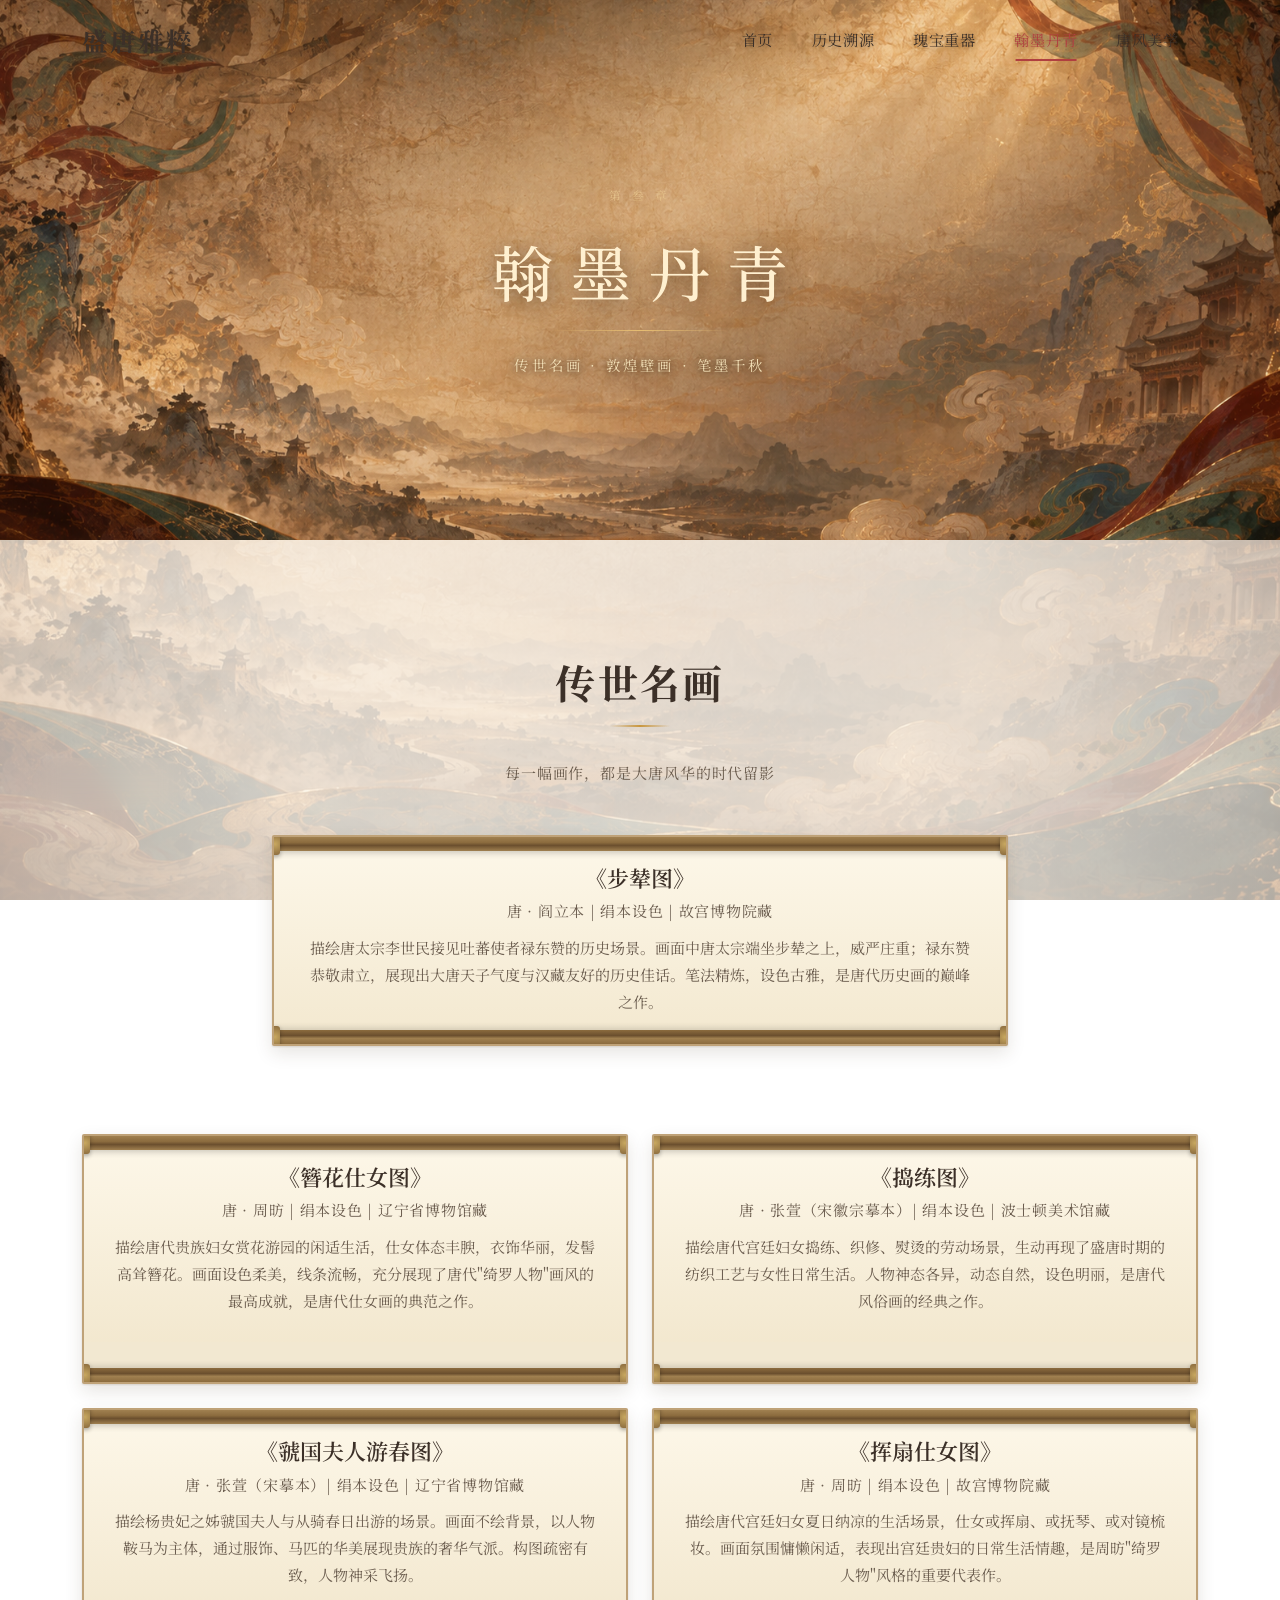
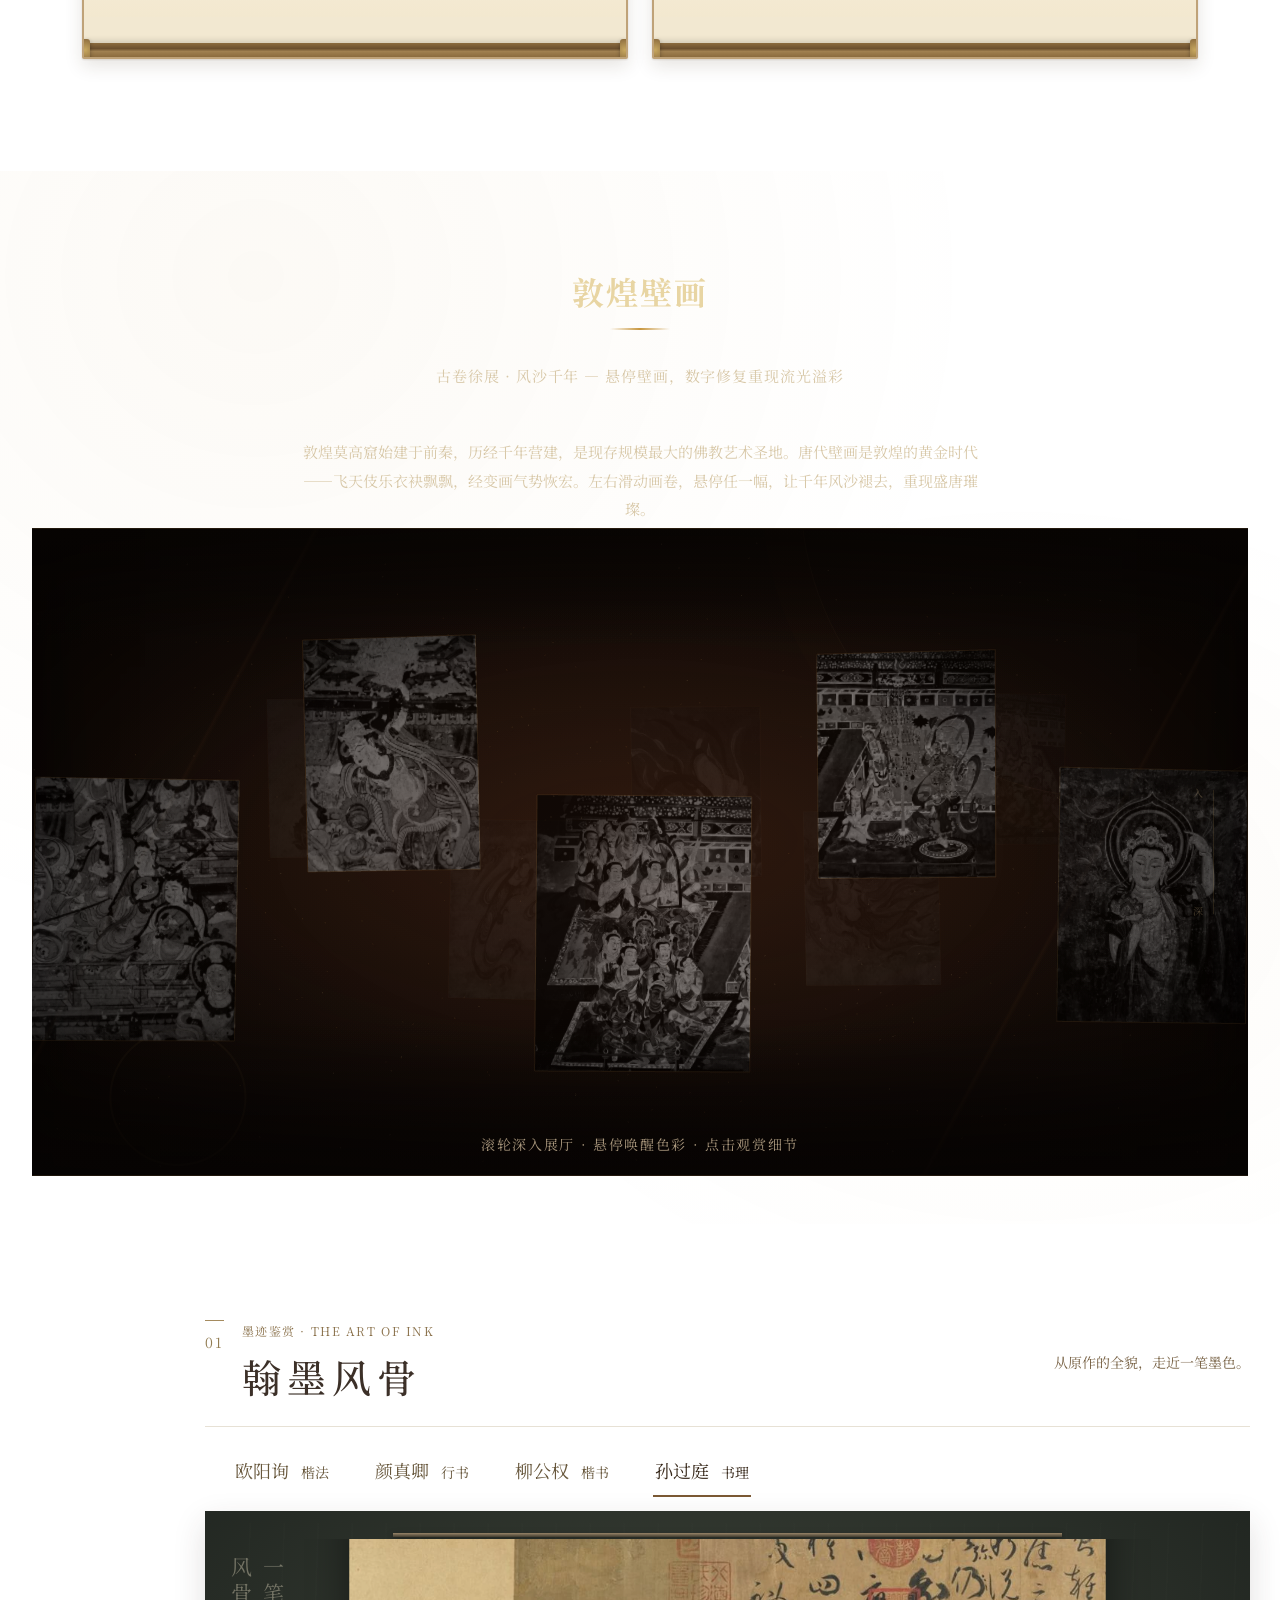
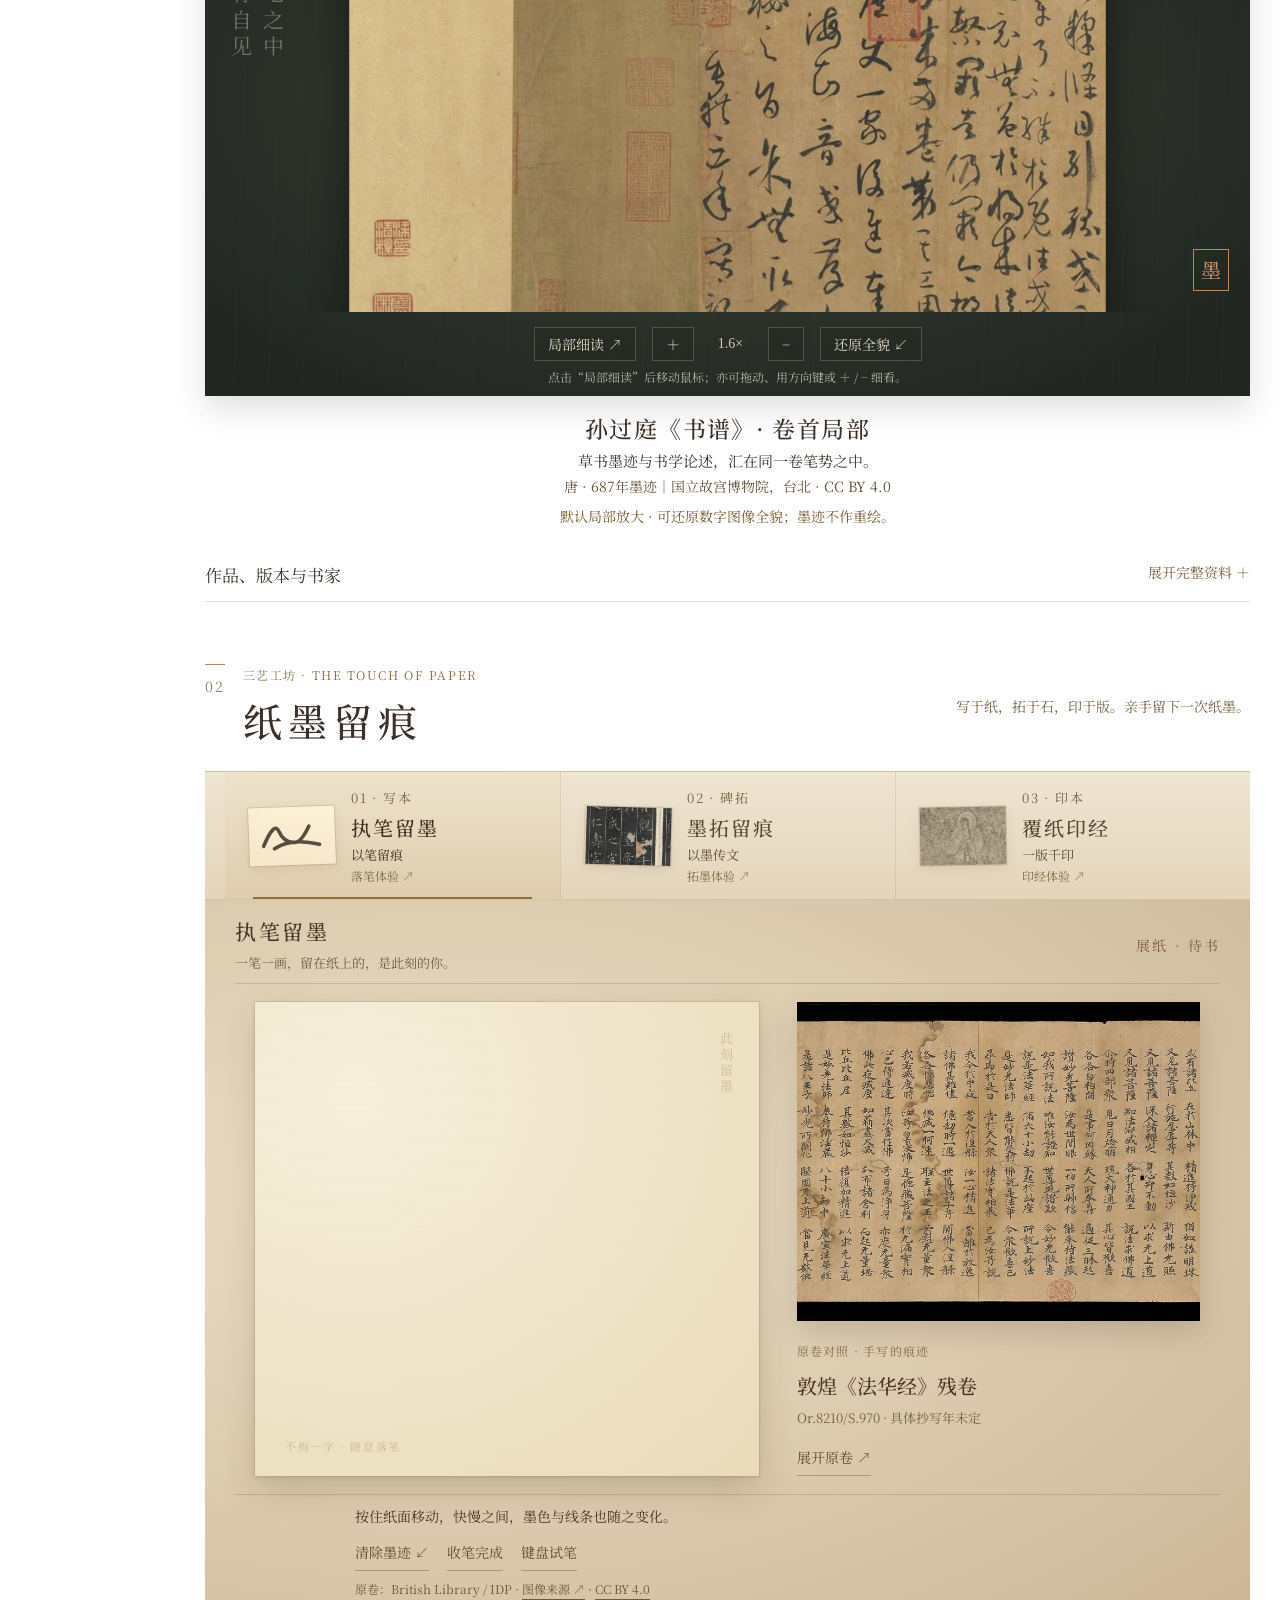
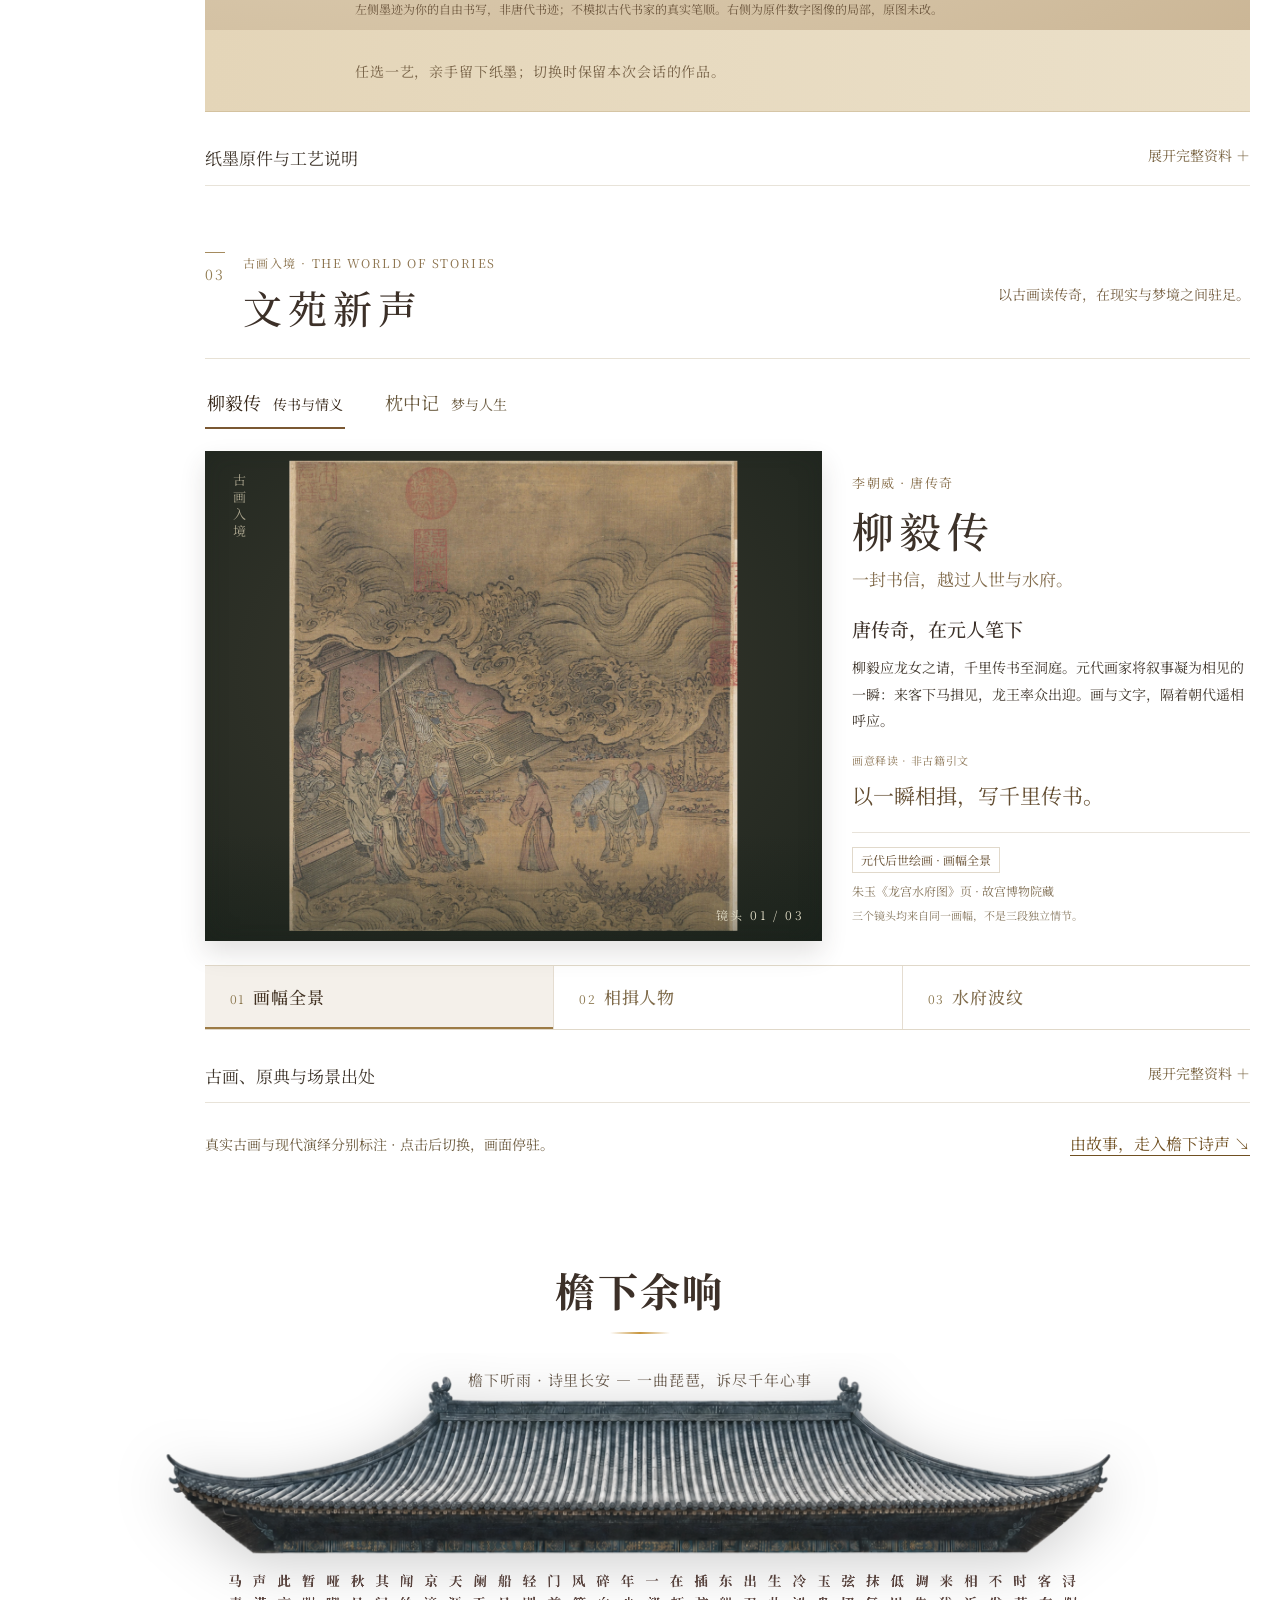
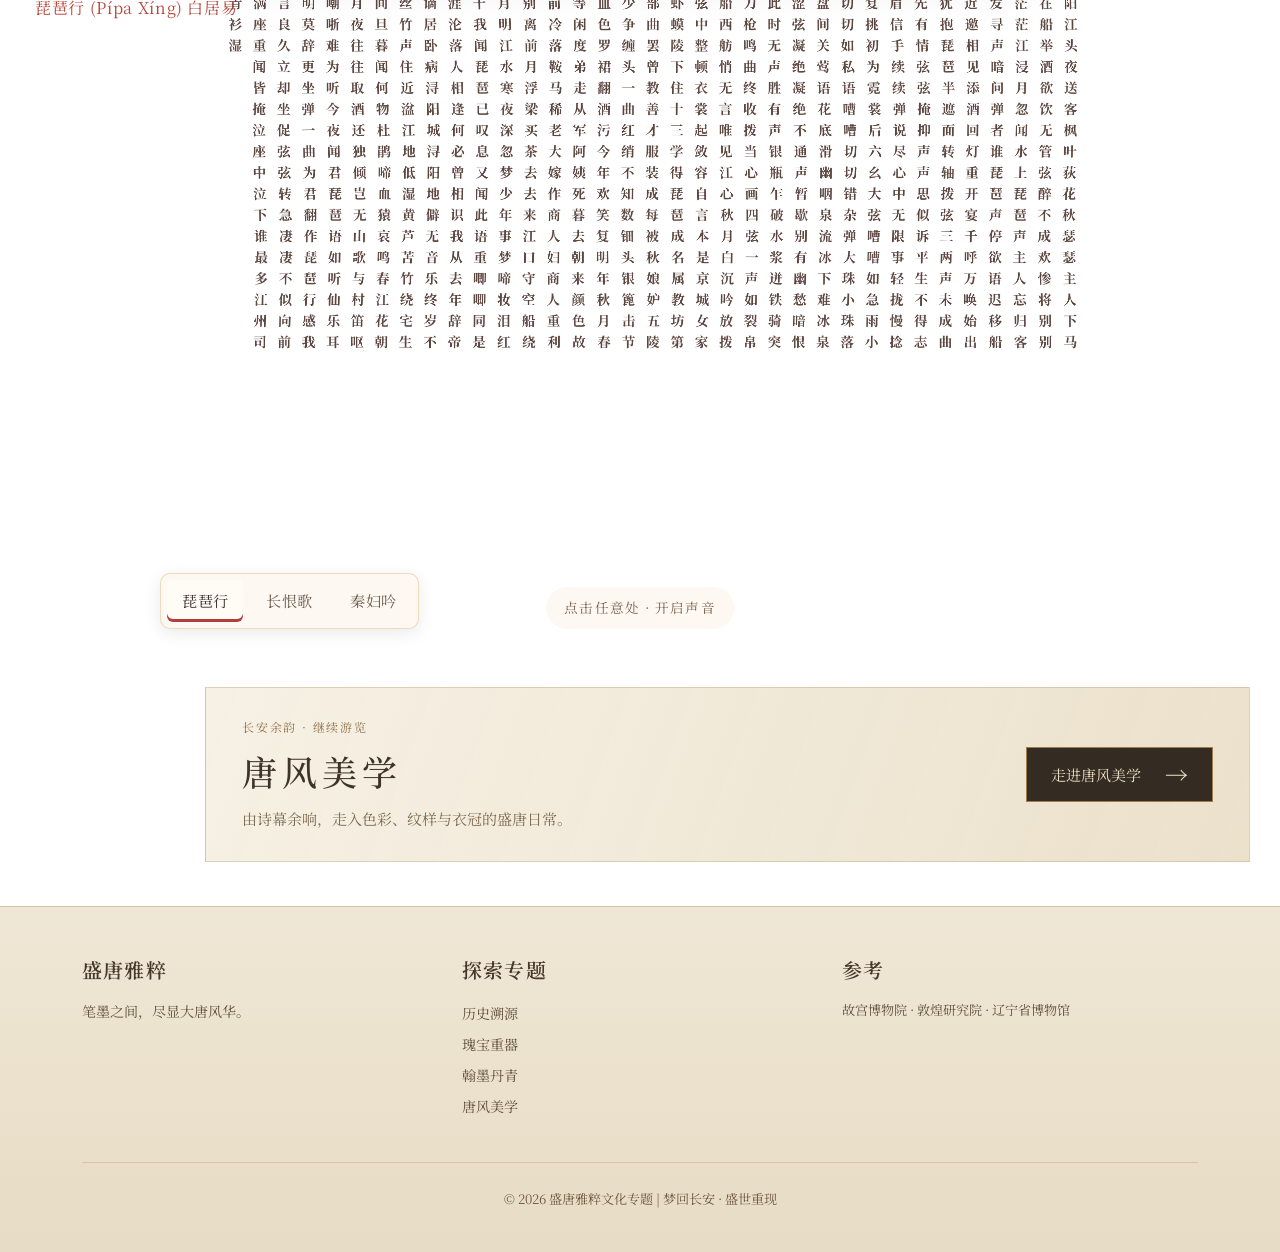
<file: html/art.html>
<!DOCTYPE html>
<html lang="zh-CN">
<head>
  <meta charset="UTF-8">
  <meta name="viewport" content="width=device-width, initial-scale=1.0">
  <meta name="description" content="翰墨丹青 - 传世名画 · 敦煌壁画 · 笔墨千秋">
  <title>翰墨丹青 | 盛唐雅粹</title>
  <link rel="preload" as="image" fetchpriority="high" href="../images/backgrounds/art-bg.png">
  <link href="https://cdn.jsdelivr.net/npm/bootstrap@5.3.2/dist/css/bootstrap.min.css" rel="stylesheet">
  <link href="https://fonts.googleapis.com/css2?family=Noto+Serif+SC:wght@300;400;500;600;700;900&display=swap" rel="stylesheet">
  <link rel="stylesheet" href="../css/style.css?v=20260919b">
  <style>
    .painting-section { padding: 7rem 0; background: var(--color-silk-light); }
    .mural-section { padding: 6rem 0; background: #1a1008; position: relative; overflow: hidden; }
    .roof-title {
      position: relative;
      text-align: center;
      font-family: 'Noto Serif SC', serif;
      font-size: 1.4rem;
      color: #B3483C;
      letter-spacing: 0.3em;
      margin: 2rem 0 1rem;
      pointer-events: none;
    }
    .roof-title {
      text-align: center;
      font-family: 'Noto Serif SC', serif;
      font-size: 1.6rem;
      color: #B3483C;
      letter-spacing: 0.3em;
      margin-bottom: 1rem;
      pointer-events: none;
    }
    .fixed-parallax-bg {
      position: fixed;
      top: 0; left: 0; right: 0; bottom: 0;
      background-image: url('../images/supplement/屋檐背景.png');
      background-size: cover;
      background-position: center top;
      background-repeat: no-repeat;
      z-index: -1;
    }
    .chang-an-section {
      padding: 6rem 0 0;
      background-color: transparent;
      position: relative;
      overflow: hidden;
    }
    .eave-reveal { position: relative; width: 100%; margin-top: 0; background: transparent; transform: translateY(100%); transition: transform 1.2s cubic-bezier(0.22, 1, 0.36, 1); }
    .eave-reveal.visible { transform: translateY(0); }
    .eave-reveal img { width: 100%; display: block; }
    .mural-section::before {
      content: ''; position: absolute; inset: 0;
      background: radial-gradient(ellipse at 20% 10%, rgba(200,150,62,0.05) 0%, transparent 50%),
                  radial-gradient(ellipse at 80% 70%, rgba(200,150,62,0.04) 0%, transparent 40%);
      pointer-events: none; z-index: 0;
    }
    .mural-section .container { position: relative; z-index: 1; }
    .mural-section .tang-title { color: var(--color-gold-light); }
    .mural-section .section-subtitle { color: rgba(255,240,210,0.55); }

    /* Horizontal scroll track */
    .scroll-track {
      position: relative;
      overflow-x: auto;
      overflow-y: hidden;
      padding: 2rem 0 3rem;
      scroll-behavior: smooth;
      -webkit-overflow-scrolling: touch;
      cursor: grab;
    }
    .scroll-track:active { cursor: grabbing; }
    .scroll-track::-webkit-scrollbar { height: 6px; }
    .scroll-track::-webkit-scrollbar-track { background: rgba(255,240,210,0.05); border-radius: 3px; }
    .scroll-track::-webkit-scrollbar-thumb { background: rgba(200,150,62,0.3); border-radius: 3px; }
    .scroll-track::-webkit-scrollbar-thumb:hover { background: rgba(200,150,62,0.5); }

    /* Scroll reel - the unfolding画卷 */
    .scroll-reel {
      display: flex;
      gap: 1.2rem;
      padding: 0 2rem;
      animation: scrollUnfurl 2s cubic-bezier(0.25, 0.46, 0.45, 0.94) forwards;
      width: max-content;
    }
    @keyframes scrollUnfurl {
      from { opacity: 0; transform: translateX(80px); }
      to { opacity: 1; transform: translateX(0); }
    }

    /* Individual mural card */
    .mural-scroll-card {
      flex: 0 0 220px;
      width: 220px;
      position: relative;
      border-radius: 6px;
      overflow: hidden;
      cursor: pointer;
      transition: all 0.6s cubic-bezier(0.4, 0, 0.2, 1);
      box-shadow: 0 6px 24px rgba(0,0,0,0.5);
      background: #2A1810;
      border: 2px solid rgba(139,105,20,0.3);
      /* Aged scroll colors */
      filter: sepia(0.55) saturate(0.7) brightness(0.85);
      transition: filter 0.7s ease, transform 0.5s cubic-bezier(0.4, 0, 0.2, 1), box-shadow 0.5s ease, border-color 0.5s ease;
    }
    .mural-scroll-card img {
      width: 100%;
      height: 320px;
      object-fit: cover;
      display: block;
      transition: transform 0.8s ease;
    }
    /* Hover: digital restoration - colors bloom */
    .mural-scroll-card:hover {
      filter: sepia(0) saturate(1.1) brightness(1.05);
      transform: translateY(-8px) scale(1.03);
      box-shadow: 0 0 50px rgba(200,150,62,0.4), 0 12px 36px rgba(0,0,0,0.6);
      border-color: rgba(200,150,62,0.7);
      z-index: 20;
    }
    .mural-scroll-card:hover img {
      transform: scale(1.06);
    }

    /* Gold ornamental corner */
    .mural-scroll-card::before {
      content: ''; position: absolute; top: 8px; left: 8px;
      width: 20px; height: 20px;
      border-top: 2px solid rgba(200,150,62,0);
      border-left: 2px solid rgba(200,150,62,0);
      z-index: 3; pointer-events: none;
      transition: all 0.6s ease;
    }
    .mural-scroll-card:hover::before {
      border-color: rgba(200,150,62,0.7);
      width: 30px; height: 30px;
    }

    /* Poem overlay - brush writing animation */
    .mural-scroll-card .poem-overlay {
      position: absolute; bottom: 0; left: 0; right: 0;
      padding: 1.5rem 1rem 1rem;
      background: linear-gradient(transparent, rgba(0,0,0,0.9) 30%);
      z-index: 4; pointer-events: none;
      opacity: 0; transform: translateY(20px);
      transition: all 0.5s ease 0.15s;
    }
    .mural-scroll-card:hover .poem-overlay {
      opacity: 1; transform: translateY(0);
    }
    .poem-overlay .poem-text {
      font-family: 'KaiTi', 'STKaiti', 'Noto Serif SC', serif;
      color: var(--color-gold-light);
      font-size: 0.85rem;
      letter-spacing: 0.06em;
      line-height: 1.8;
      text-align: center;
      /* Brush writing reveal */
      overflow: hidden;
      white-space: nowrap;
      width: 0;
      animation: none;
    }
    .mural-scroll-card:hover .poem-text {
      animation: brushWrite 2s steps(20) forwards;
      width: 100%;
    }
    @keyframes brushWrite {
      from { width: 0; opacity: 0.4; }
      30% { opacity: 1; }
      to { width: 100%; opacity: 1; }
    }

    /* Card label */
    .mural-scroll-card .card-label {
      position: absolute; top: 12px; right: 12px;
      padding: 3px 10px; background: rgba(0,0,0,0.6);
      color: rgba(255,240,210,0.7); font-size: 0.7rem;
      font-family: var(--font-display); letter-spacing: 0.06em;
      border-radius: 2px; z-index: 3; pointer-events: none;
      transition: all 0.5s ease;
    }
    .mural-scroll-card:hover .card-label {
      background: rgba(200,150,62,0.7); color: #fff;
    }

    /* Scroll edge decorations */
    .scroll-edge-left, .scroll-edge-right {
      position: absolute; top: 0; bottom: 0; width: 40px; z-index: 5;
      pointer-events: none;
    }
    .scroll-edge-left { left: 0; background: linear-gradient(90deg, #1a1008 0%, transparent 100%); }
    .scroll-edge-right { right: 0; background: linear-gradient(270deg, #1a1008 0%, transparent 100%); }

    @media (max-width: 768px) {
      .mural-scroll-card { flex: 0 0 160px; width: 160px; }
      .mural-scroll-card img { height: 240px; }
    }
  </style>
  <link rel="stylesheet" href="../css/backgrounds.css">
  <link rel="stylesheet" href="../css/exhibition.css?v=20261013-hero-stable">
  <link rel="stylesheet" href="../css/chapter-effects.css">
  <link rel="stylesheet" href="../css/mural-gallery.css">
  <link rel="stylesheet" href="../css/history-poem.css">
  <link rel="stylesheet" href="../css/art-culture.css?v=20261013r8-next">
  <link rel="stylesheet" href="../css/art-rubbing.css?v=20261012r7">
  <script src="../js/exhibition.js?v=20261013-hero-stable" defer></script>
  <script src="../js/chapter-effects.js" defer></script>
  <script src="../js/vendor/three.min.js"></script>
  <script src="../js/mural-gallery.js" defer></script>
  <script src="../js/history-poem.js" defer></script>
  <script src="../js/art-culture.js?v=20261013r8" defer></script>
  <script src="../js/art-rubbing.js?v=20261012r7" defer></script>
  <script src="../js/art-carriers.js?v=20261012r7" defer></script>
  <script src="../js/art-triad.js?v=20261012r7" defer></script>
</head>
<body class="exhibition-page" data-page="art" style="background: transparent;">
  <div class="fixed-parallax-bg"></div>
<div class="golden-birds"><span class="golden-bird"></span><span class="golden-bird"></span><span class="golden-bird"></span><span class="golden-bird"></span><span class="golden-bird"></span><span class="golden-bird"></span></div>


<nav class="navbar navbar-expand-lg fixed-top tang-shell-nav">
  <div class="container">
    <a class="navbar-brand" href="../index.html">盛唐雅粹</a>
    <button class="navbar-toggler" type="button" data-bs-toggle="collapse" data-bs-target="#mainNav"><span class="navbar-toggler-icon"></span></button>
    <div class="collapse navbar-collapse" id="mainNav">
      <ul class="navbar-nav ms-auto">
        <li class="nav-item"><a class="nav-link" href="../index.html">首页</a></li>
        <li class="nav-item"><a class="nav-link" href="history.html">历史溯源</a></li>
        <li class="nav-item"><a class="nav-link" href="treasures.html">瑰宝重器</a></li>
        <li class="nav-item"><a class="nav-link active" href="art.html">翰墨丹青</a></li>
        <li class="nav-item"><a class="nav-link" href="aesthetics.html">唐风美学</a></li>
      </ul>
    </div>
  </div>
</nav>

<div class="page-hero" style="background-image: url('../images/backgrounds/art-bg.png'); background-color: #29251f;"><div class="chapter-backdrop" aria-hidden="true"></div><div class="hero-atmosphere" aria-hidden="true"></div></div>

<section class="painting-section">
  <div class="container">
    <div class="text-center mb-5 fade-up"><h2 class="tang-title">传世名画</h2><p class="section-subtitle">每一幅画作，都是大唐风华的时代留影</p></div>

    <style>
      /* Scroll frame */
      .unfurl-scroll {
        position: relative;
        background: var(--color-silk-light);
        border: 2px solid var(--color-silk-dark);
        border-radius: 2px;
        margin-bottom: 2.5rem;
        box-shadow: var(--shadow-sm);
        overflow: hidden;
        cursor: pointer;
      }
      /* Top rod */
      .unfurl-scroll::before {
        content: '';
        position: absolute;
        top: 0; left: 0; right: 0;
        height: 14px;
        background: linear-gradient(180deg, #A08050 0%, #8B6B3E 40%, #6B4F2E 60%, #A08050 100%);
        border-radius: 3px 3px 0 0;
        z-index: 5;
        box-shadow: 0 2px 6px rgba(0,0,0,0.2);
      }
      /* Bottom rod */
      .unfurl-scroll::after {
        content: '';
        position: absolute;
        bottom: 0; left: 0; right: 0;
        height: 14px;
        background: linear-gradient(180deg, #8B6B3E 0%, #6B4F2E 40%, #A08050 60%, #8B6B3E 100%);
        border-radius: 0 0 3px 3px;
        z-index: 5;
        box-shadow: 0 -2px 6px rgba(0,0,0,0.15);
      }
      /* Painting container — above text, collapsed initially */
      .unfurl-img-wrap {
        height: 0;
        overflow: hidden;
        position: relative;
      }
      .unfurl-img-wrap img {
        width: 100%;
        display: block;
        border: 1px solid var(--color-silk-dark);
        border-radius: 2px;
        transform: translateX(100%);
        transition: transform 1.8s cubic-bezier(0.22, 1, 0.36, 1);
      }
      /* Text info — always visible, sits behind the painting */
      .unfurl-info {
        position: relative;
        z-index: 1;
        padding: 1.5rem 1.8rem 1.8rem;
        text-align: center;
        background: rgba(255,255,255,0.5);
      }
      .unfurl-info h4 {
        color: var(--color-cinnabar);
        font-family: var(--font-display);
        margin-bottom: 0.2rem;
      }
      .unfurl-info .unfurl-meta {
        font-size: 0.85rem;
        color: var(--color-gold-dark);
        letter-spacing: 0.05em;
        margin-bottom: 0.6rem;
      }
      .unfurl-info p {
        color: var(--color-ink-light);
        line-height: 1.8;
        font-size: 0.9rem;
        margin: 0;
      }
      /* Side rod ends */
      .rod-end-left, .rod-end-right {
        position: absolute;
        top: -4px;
        width: 10px; height: 22px;
        background: radial-gradient(circle, #C8A860 0%, #8B6B3E 100%);
        border-radius: 3px;
        z-index: 6;
        box-shadow: 0 2px 4px rgba(0,0,0,0.3);
      }
      .rod-end-left { left: -4px; }
      .rod-end-right { right: -4px; }
      .rod-end-bottom { top: auto; bottom: -4px; }
    </style>

    <div class="row justify-content-center">
      <div class="col-lg-8">
        <div class="unfurl-scroll fade-up">
          <span class="rod-end-left"></span>
          <span class="rod-end-right"></span>
          <span class="rod-end-left rod-end-bottom"></span>
          <span class="rod-end-right rod-end-bottom"></span>
          <div class="unfurl-img-wrap">
            <img src="../images/paintings/唐 阎立本 《步辇图》.jpg" alt="步辇图" class="unfurl-img" data-lightbox="../images/paintings/唐 阎立本 《步辇图》.jpg" data-title="《步辇图》" data-desc="唐·阎立本，绢本设色，纵38.5厘米，横129.6厘米" loading="lazy">
          </div>
          <div class="unfurl-info">
            <h4>《步辇图》</h4>
            <p class="unfurl-meta">唐 · 阎立本 | 绢本设色 | 故宫博物院藏</p>
            <p>描绘唐太宗李世民接见吐蕃使者禄东赞的历史场景。画面中唐太宗端坐步辇之上，威严庄重；禄东赞恭敬肃立，展现出大唐天子气度与汉藏友好的历史佳话。笔法精炼，设色古雅，是唐代历史画的巅峰之作。</p>
          </div>
        </div>
      </div>
    </div>

    <div class="row g-4 mt-4">
      <div class="col-lg-6 fade-up delay-1">
        <div class="unfurl-scroll h-100">
          <span class="rod-end-left"></span>
          <span class="rod-end-right"></span>
          <span class="rod-end-left rod-end-bottom"></span>
          <span class="rod-end-right rod-end-bottom"></span>
          <div class="unfurl-img-wrap">
            <img src="../images/paintings/唐 周昉 《簪花仕女图》.jpg" alt="簪花仕女图" class="unfurl-img" data-lightbox="../images/paintings/唐 周昉 《簪花仕女图》.jpg" data-title="《簪花仕女图》" data-desc="唐·周昉" loading="lazy">
          </div>
          <div class="unfurl-info">
            <h4>《簪花仕女图》</h4>
            <p class="unfurl-meta">唐 · 周昉 | 绢本设色 | 辽宁省博物馆藏</p>
            <p>描绘唐代贵族妇女赏花游园的闲适生活，仕女体态丰腴，衣饰华丽，发髻高耸簪花。画面设色柔美，线条流畅，充分展现了唐代"绮罗人物"画风的最高成就，是唐代仕女画的典范之作。</p>
          </div>
        </div>
      </div>
      <div class="col-lg-6 fade-up delay-2">
        <div class="unfurl-scroll h-100">
          <span class="rod-end-left"></span>
          <span class="rod-end-right"></span>
          <span class="rod-end-left rod-end-bottom"></span>
          <span class="rod-end-right rod-end-bottom"></span>
          <div class="unfurl-img-wrap">
            <img src="../images/paintings/唐 张萱 《捣练图》.jpg" alt="捣练图" class="unfurl-img" data-lightbox="../images/paintings/唐 张萱 《捣练图》.jpg" data-title="《捣练图》" data-desc="唐·张萱（宋摹本）" loading="lazy">
          </div>
          <div class="unfurl-info">
            <h4>《捣练图》</h4>
            <p class="unfurl-meta">唐 · 张萱（宋徽宗摹本）| 绢本设色 | 波士顿美术馆藏</p>
            <p>描绘唐代宫廷妇女捣练、织修、熨烫的劳动场景，生动再现了盛唐时期的纺织工艺与女性日常生活。人物神态各异，动态自然，设色明丽，是唐代风俗画的经典之作。</p>
          </div>
        </div>
      </div>
      <div class="col-lg-6 fade-up delay-3">
        <div class="unfurl-scroll h-100">
          <span class="rod-end-left"></span>
          <span class="rod-end-right"></span>
          <span class="rod-end-left rod-end-bottom"></span>
          <span class="rod-end-right rod-end-bottom"></span>
          <div class="unfurl-img-wrap">
            <img src="../images/paintings/唐 张萱 《虢国夫人游春图》.jpg" alt="虢国夫人游春图" class="unfurl-img" data-lightbox="../images/paintings/唐 张萱 《虢国夫人游春图》.jpg" data-title="《虢国夫人游春图》" data-desc="唐·张萱（宋摹本）" loading="lazy">
          </div>
          <div class="unfurl-info">
            <h4>《虢国夫人游春图》</h4>
            <p class="unfurl-meta">唐 · 张萱（宋摹本）| 绢本设色 | 辽宁省博物馆藏</p>
            <p>描绘杨贵妃之姊虢国夫人与从骑春日出游的场景。画面不绘背景，以人物鞍马为主体，通过服饰、马匹的华美展现贵族的奢华气派。构图疏密有致，人物神采飞扬。</p>
          </div>
        </div>
      </div>
      <div class="col-lg-6 fade-up delay-4">
        <div class="unfurl-scroll h-100">
          <span class="rod-end-left"></span>
          <span class="rod-end-right"></span>
          <span class="rod-end-left rod-end-bottom"></span>
          <span class="rod-end-right rod-end-bottom"></span>
          <div class="unfurl-img-wrap">
            <img src="../images/paintings/《挥扇仕女图》.jpg" alt="挥扇仕女图" class="unfurl-img" data-lightbox="../images/paintings/《挥扇仕女图》.jpg" data-title="《挥扇仕女图》" data-desc="唐·周昉" loading="lazy">
          </div>
          <div class="unfurl-info">
            <h4>《挥扇仕女图》</h4>
            <p class="unfurl-meta">唐 · 周昉 | 绢本设色 | 故宫博物院藏</p>
            <p>描绘唐代宫廷妇女夏日纳凉的生活场景，仕女或挥扇、或抚琴、或对镜梳妆。画面氛围慵懒闲适，表现出宫廷贵妇的日常生活情趣，是周昉"绮罗人物"风格的重要代表作。</p>
          </div>
        </div>
      </div>
    </div>
  </div>
</section>
<section class="mural-section">
  <div class="container" style="max-width:100%; padding:0 2rem;">
    <div class="text-center mb-5 fade-up"><h2 class="tang-title">敦煌壁画</h2><p class="section-subtitle">古卷徐展 · 风沙千年 — 悬停壁画，数字修复重现流光溢彩</p></div>
    <p class="text-center mb-4 fade-up" style="max-width:700px; margin:0 auto 3rem; color:rgba(255,240,210,0.45); line-height:1.9;">
      敦煌莫高窟始建于前秦，历经千年营建，是现存规模最大的佛教艺术圣地。唐代壁画是敦煌的黄金时代——飞天伎乐衣袂飘飘，经变画气势恢宏。左右滑动画卷，悬停任一幅，让千年风沙褪去，重现盛唐璀璨。
    </p>

    <!-- Horizontal Scroll Reel -->
    <div class="scroll-track" id="muralScrollTrack">
      <div class="scroll-reel" id="muralScrollReel">
        <!-- 15 JPGs + 5 PNGs = 20 murals -->
        <div class="mural-scroll-card" data-lightbox="../images/murals/IMG_5985.jpg" data-title="敦煌壁画 · 大唐佛国">
          <img src="../images/murals/IMG_5985.jpg" alt="大唐佛国" loading="lazy">
          <div class="card-label">大唐佛国</div>
          <div class="poem-overlay"><p class="poem-text">大漠孤烟 · 佛国净土</p></div>
        </div>
        <div class="mural-scroll-card" data-lightbox="../images/murals/IMG_5986.jpg" data-title="敦煌壁画 · 天衣飞扬">
          <img src="../images/murals/IMG_5986.jpg" alt="天衣飞扬" loading="lazy">
          <div class="card-label">天衣飞扬</div>
          <div class="poem-overlay"><p class="poem-text">霓裳曳广带 · 飘拂升天行</p></div>
        </div>
        <div class="mural-scroll-card" data-lightbox="../images/murals/IMG_5987.jpg" data-title="敦煌壁画 · 满壁风动">
          <img src="../images/murals/IMG_5987.jpg" alt="满壁风动" loading="lazy">
          <div class="card-label">满壁风动</div>
          <div class="poem-overlay"><p class="poem-text">天衣飞扬满壁 · 梵音缭绕千年</p></div>
        </div>
        <div class="mural-scroll-card" data-lightbox="../images/murals/IMG_5988.jpg" data-title="敦煌壁画 · 宝相庄严">
          <img src="../images/murals/IMG_5988.jpg" alt="宝相庄严" loading="lazy">
          <div class="card-label">宝相庄严</div>
          <div class="poem-overlay"><p class="poem-text">宝相花开见佛 · 菩提树下悟禅</p></div>
        </div>
        <div class="mural-scroll-card" data-lightbox="../images/murals/IMG_5989.jpg" data-title="敦煌壁画 · 梵音缭绕">
          <img src="../images/murals/IMG_5989.jpg" alt="梵音缭绕" loading="lazy">
          <div class="card-label">梵音缭绕</div>
          <div class="poem-overlay"><p class="poem-text">梵音袅袅飞天舞 · 丝路花雨落人间</p></div>
        </div>
        <div class="mural-scroll-card" data-lightbox="../images/murals/IMG_5990.jpg" data-title="敦煌壁画 · 丝路花雨">
          <img src="../images/murals/IMG_5990.jpg" alt="丝路花雨" loading="lazy">
          <div class="card-label">丝路花雨</div>
          <div class="poem-overlay"><p class="poem-text">无数铃声遥过碛 · 应驮白练到安西</p></div>
        </div>
        <div class="mural-scroll-card" data-lightbox="../images/murals/IMG_5991.jpg" data-title="敦煌壁画 · 供养礼佛">
          <img src="../images/murals/IMG_5991.jpg" alt="供养礼佛" loading="lazy">
          <div class="card-label">供养礼佛</div>
          <div class="poem-overlay"><p class="poem-text">一心供养三世佛 · 功德无量照大千</p></div>
        </div>
        <div class="mural-scroll-card" data-lightbox="../images/murals/IMG_5992.jpg" data-title="敦煌壁画 · 佛国净土">
          <img src="../images/murals/IMG_5992.jpg" alt="佛国净土" loading="lazy">
          <div class="card-label">佛国净土</div>
          <div class="poem-overlay"><p class="poem-text">西方极乐庄严土 · 七宝莲池功德水</p></div>
        </div>
        <div class="mural-scroll-card" data-lightbox="../images/murals/IMG_5993.jpg" data-title="敦煌壁画 · 伎乐飞天">
          <img src="../images/murals/IMG_5993.jpg" alt="伎乐飞天" loading="lazy">
          <div class="card-label">伎乐飞天</div>
          <div class="poem-overlay"><p class="poem-text">素手把芙蓉 · 虚步蹑太清</p></div>
        </div>
        <div class="mural-scroll-card" data-lightbox="../images/murals/IMG_5994.jpg" data-title="敦煌壁画 · 宝相庄严">
          <img src="../images/murals/IMG_5994.jpg" alt="宝相庄严" loading="lazy">
          <div class="card-label">宝相庄严</div>
          <div class="poem-overlay"><p class="poem-text">云想衣裳花想容 · 春风拂槛露华浓</p></div>
        </div>
        <div class="mural-scroll-card" data-lightbox="../images/murals/IMG_5995.jpg" data-title="敦煌壁画 · 佛光普照">
          <img src="../images/murals/IMG_5995.jpg" alt="佛光普照" loading="lazy">
          <div class="card-label">佛光普照</div>
          <div class="poem-overlay"><p class="poem-text">佛光普照三千界 · 法雨均沾九地春</p></div>
        </div>
        <div class="mural-scroll-card" data-lightbox="../images/murals/IMG_5996.jpg" data-title="敦煌壁画 · 禅定修行">
          <img src="../images/murals/IMG_5996.jpg" alt="禅定修行" loading="lazy">
          <div class="card-label">禅定修行</div>
          <div class="poem-overlay"><p class="poem-text">行到水穷处 · 坐看云起时</p></div>
        </div>
        <div class="mural-scroll-card" data-lightbox="../images/murals/IMG_5997.jpg" data-title="敦煌壁画 · 藻井华盖">
          <img src="../images/murals/IMG_5997.jpg" alt="藻井华盖" loading="lazy">
          <div class="card-label">藻井华盖</div>
          <div class="poem-overlay"><p class="poem-text">天花乱坠垂璎珞 · 华盖庄严覆法筵</p></div>
        </div>
        <div class="mural-scroll-card" data-lightbox="../images/murals/IMG_5998.jpg" data-title="敦煌壁画 · 经变说法">
          <img src="../images/murals/IMG_5998.jpg" alt="经变说法" loading="lazy">
          <div class="card-label">经变说法</div>
          <div class="poem-overlay"><p class="poem-text">佛陀说法祇园会 · 万类生灵皆得度</p></div>
        </div>
        <div class="mural-scroll-card" data-lightbox="../images/murals/IMG_5999.jpg" data-title="敦煌壁画 · 大唐余韵">
          <img src="../images/murals/IMG_5999.jpg" alt="大唐余韵" loading="lazy">
          <div class="card-label">大唐余韵</div>
          <div class="poem-overlay"><p class="poem-text">九天阊阖开宫殿 · 万国衣冠拜冕旒</p></div>
        </div>
        <!-- PNG murals -->
        <div class="mural-scroll-card" data-lightbox="../images/murals/33.png" data-title="敦煌壁画 · 飞天伎乐">
          <img src="../images/murals/33.png" alt="飞天伎乐" loading="lazy">
          <div class="card-label">飞天伎乐</div>
          <div class="poem-overlay"><p class="poem-text">此曲只应天上有 · 人间能得几回闻</p></div>
        </div>
        <div class="mural-scroll-card" data-lightbox="../images/murals/56.png" data-title="敦煌壁画 · 天宫楼阁">
          <img src="../images/murals/56.png" alt="天宫楼阁" loading="lazy">
          <div class="card-label">天宫楼阁</div>
          <div class="poem-overlay"><p class="poem-text">天上白玉京 · 十二楼五城</p></div>
        </div>
        <div class="mural-scroll-card" data-lightbox="../images/murals/66.png" data-title="敦煌壁画 · 维摩诘经变">
          <img src="../images/murals/66.png" alt="维摩诘经变" loading="lazy">
          <div class="card-label">维摩诘经变</div>
          <div class="poem-overlay"><p class="poem-text">不二法门深似海 · 维摩一默响如雷</p></div>
        </div>
        <div class="mural-scroll-card" data-lightbox="../images/murals/67.png" data-title="敦煌壁画 · 菩萨赴会">
          <img src="../images/murals/67.png" alt="菩萨赴会" loading="lazy">
          <div class="card-label">菩萨赴会</div>
          <div class="poem-overlay"><p class="poem-text">菩萨如云赴华会 · 天女散花满虚空</p></div>
        </div>
        <div class="mural-scroll-card" data-lightbox="../images/murals/77.png" data-title="敦煌壁画 · 观无量寿经变">
          <img src="../images/murals/77.png" alt="观无量寿经变" loading="lazy">
          <div class="card-label">观无量寿经变</div>
          <div class="poem-overlay"><p class="poem-text">愿我临终无障碍 · 阿弥陀佛远相迎</p></div>
        </div>
      </div>
    </div>

    <div style="text-align:center; margin-top:2rem; position:relative; z-index:2;">
      <p style="color:rgba(255,240,210,0.2); font-family:var(--font-display); letter-spacing:0.1em; font-size:0.78rem;">
        左右滑动画卷 · 悬停修复千年 | 点击壁画放大观看细节
      </p>
    </div>
  </div>
</section>

<section class="chang-an-section" id="artCulture" aria-label="书法、纸墨与文学艺术体验">
<div class="acv5-gallery acv3-gallery" id="acv5Gallery">
<section class="acv3-panel acv8-chapter acv8-ink" id="acv5-panel-ink" aria-labelledby="inkChapterTitle"><header class="acv8-chapter-head"><div class="acv8-chapter-name"><span class="acv8-chapter-number">01</span><div><p class="acv3-kicker">墨迹鉴赏 · THE ART OF INK</p><h2 id="inkChapterTitle">翰墨风骨</h2></div></div><p class="acv8-chapter-intro">从原作的全貌，走近一笔墨色。</p></header>
        <div class="acv3-select" role="tablist" aria-label="选择书家"><button type="button" role="tab" id="acv3-artist-ou" aria-controls="acv3-ink-stage" aria-selected="false" tabindex="-1" data-acv5-artist="ou">欧阳询 <small>楷法</small></button><button type="button" role="tab" id="acv3-artist-yan" aria-controls="acv3-ink-stage" aria-selected="false" tabindex="-1" data-acv5-artist="yan">颜真卿 <small>行书</small></button><button type="button" role="tab" id="acv3-artist-liu" aria-controls="acv3-ink-stage" aria-selected="false" tabindex="-1" data-acv5-artist="liu">柳公权 <small>楷书</small></button><button type="button" role="tab" id="acv3-artist-sun" aria-controls="acv3-ink-stage" aria-selected="true" data-acv5-artist="sun">孙过庭 <small>书理</small></button></div>
        <div class="acv3-ink-stage" id="acv3-ink-stage" role="tabpanel" aria-labelledby="acv3-artist-sun" data-artist="sun">
          <p class="acv3-ink-poetic" aria-hidden="true">一笔之中<br>风骨自见</p><span class="acv3-ink-seal" aria-hidden="true">墨</span>
          <div class="acv3-ink-rail" aria-hidden="true"></div>
          <div class="acv3-ink-window acv3-picture" data-acv3-ink-window tabindex="0" role="group" aria-label="墨迹鉴赏视窗" aria-describedby="inkReadingHelp"><div class="acv3-plane" data-acv3-ink-plane><img data-acv3-ink-image src="../images/art-culture/sun-shupu-1.webp" alt="孙过庭书谱唐代墨迹卷首选片" loading="lazy" decoding="async"></div></div>
          <div class="acv8-ink-tools" role="group" aria-label="墨迹鉴赏操作"><button type="button" data-acv8-inspect aria-pressed="false">局部细读 ↗</button><button type="button" data-acv8-zoom="in" aria-label="放大墨迹">＋</button><output data-acv8-zoom-label aria-label="放大倍率">1.0×</output><button type="button" data-acv8-zoom="out" aria-label="缩小墨迹">−</button><button type="button" data-acv3-reset="ink">还原全貌 ↙</button></div><p class="acv8-ink-help" id="inkReadingHelp">点击“局部细读”后移动鼠标；亦可拖动、用方向键或 ＋ / − 细看。</p></div>
        <div class="acv3-work-caption"><h3 data-acv3-ink-title>孙过庭《书谱》</h3><p data-acv3-ink-brief>草书墨迹与书学论述，汇在同一卷笔势之中。</p><p class="acv3-credit" data-acv3-ink-credit>唐 · 687年墨迹｜国立故宫博物院，台北 · CC BY 4.0</p><p class="acv3-look-note" data-acv3-look-note>原件数字图像 · 墨迹不作重绘。</p></div>
      <details class="acv3-provenance acv8-provenance"><summary>作品、版本与书家<span>展开完整资料 ＋</span></summary><div class="acv3-source-body"><h4 data-acv3-source-title></h4><p class="acv3-credit" data-acv3-source-credit></p><p data-acv3-source-copy></p><p data-acv3-source-version></p><div class="acv3-source-links" data-acv3-source-links></div></div></details></section>
<section class="acv3-panel acv8-chapter acv8-carriers" id="acv5-panel-carriers" aria-labelledby="carrierChapterTitle"><header class="acv8-chapter-head"><div class="acv8-chapter-name"><span class="acv8-chapter-number">02</span><div><p class="acv3-kicker">三艺工坊 · THE TOUCH OF PAPER</p><h2 id="carrierChapterTitle">纸墨留痕</h2></div></div><p class="acv8-chapter-intro">写于纸，拓于石，印于版。亲手留下一次纸墨。</p></header>
        <div class="acv3-select acv7-entries" role="tablist" aria-label="纸墨三艺 · 选择交互体验">
          <button type="button" role="tab" id="acv3-carrier-manuscript" data-acv5-carrier="manuscript" aria-controls="acv3-material-stage" aria-selected="true"><span class="acv7-preview acv7-preview-writing" aria-hidden="true"><svg viewBox="0 0 120 60"><path d="M20 43Q36 8 42 23T62 39Q72 41 84 17M35 47Q59 32 98 43"/></svg></span><span class="acv7-entry-copy"><small>01 · 写本</small><strong>执笔留墨</strong><span>以笔留痕 <em>落笔体验 ↗</em></span></span></button>
          <button type="button" role="tab" id="acv3-carrier-rubbing" data-acv5-carrier="rubbing" aria-controls="acv3-material-stage" aria-selected="false" tabindex="-1"><span class="acv7-preview acv7-preview-rubbing" aria-hidden="true"></span><span class="acv7-entry-copy"><small>02 · 碑拓</small><strong>墨拓留痕</strong><span>以墨传文 <em>拓墨体验 ↗</em></span></span></button>
          <button type="button" role="tab" id="acv3-carrier-print" data-acv5-carrier="print" aria-controls="acv3-material-stage" aria-selected="false" tabindex="-1"><span class="acv7-preview acv7-preview-print" aria-hidden="true"></span><span class="acv7-entry-copy"><small>03 · 印本</small><strong>覆纸印经</strong><span>一版千印 <em>印经体验 ↗</em></span></span></button>
        </div>
        <div class="acv3-material-stage" id="acv3-material-stage" role="tabpanel" aria-labelledby="acv3-carrier-manuscript" data-carrier="manuscript"><span class="acv3-material-word" aria-hidden="true" data-acv3-material-word>印</span><p class="acv3-material-imprint" data-acv3-material-imprint>咸通九年 · 868<br>图像与文字，共入卷面</p><div class="acv3-material-window acv3-picture" data-acv3-material-window><div class="acv3-plane" data-acv3-material-plane><img data-acv3-material-image src="../images/art-culture/diamond-868.webp" alt="868年金刚经雕版印本卷首版画" loading="lazy" decoding="async"></div><div class="acv3-lens" hidden data-acv3-lens><img data-acv3-lens-image src="../images/art-culture/diamond-868.webp" alt="同一印本原图局部放大" loading="lazy" decoding="async"><span>原图局部</span></div></div><div class="acv3-material-looks" role="group" aria-label="文字材质观察"><button type="button" data-acv3-material-look="0" aria-pressed="false">雕版线条</button><button type="button" data-acv3-material-look="1" aria-pressed="false">纸面与墨色</button><button type="button" data-acv3-reset="material">还原视图 ↙</button></div>
<section class="acv6-writing" data-writing-workbench data-state="idle" hidden aria-label="写本 · 执笔留墨">
  <header class="acv6-head"><div><h4>执笔留墨</h4><p>一笔一画，留在纸上的，是此刻的你。</p></div><span data-writing-status>展纸 · 待书</span></header>
  <div class="acv6-writing-desk">
    <div class="acv6-writing-sheet"><span class="acv6-sheet-mark" aria-hidden="true">此刻留墨</span><canvas data-writing-canvas tabindex="0" role="img" aria-label="自由书写纸面。按住鼠标书写；键盘可使用下方试笔控制。" aria-describedby="writingInstruction writingVersion">可使用下方键盘试笔按钮体验留墨，或查看右侧原卷。</canvas><span class="acv6-sheet-foot" aria-hidden="true">不拘一字 · 随意落笔</span></div>
    <figure class="acv6-writing-original"><div class="acv6-original-fragment"><img src="../images/art-culture/dunhuang-manuscript.webp" alt="敦煌法华经残卷 Or.8210/S.970 原件数字图像局部" loading="lazy"></div><figcaption><small>原卷对照 · 手写的痕迹</small><h5>敦煌《法华经》残卷</h5><p>Or.8210/S.970 · 具体抄写年未定</p><button type="button" data-writing-original>展开原卷 ↗</button></figcaption></figure>
  </div>
  <footer class="acv6-foot"><p id="writingInstruction" data-writing-instruction>按住纸面移动，快慢之间，墨色与线条也随之变化。</p><div class="acv6-actions"><button type="button" data-writing-clear>清除墨迹 ↙</button><button type="button" data-writing-finish>收笔完成</button><button type="button" data-writing-keyboard>键盘试笔</button></div><p id="writingVersion" class="acv6-credit">原卷：British Library / IDP · <a href="https://commons.wikimedia.org/wiki/File:Lotus_Sutra_Or.8210_S.970.jpg" target="_blank" rel="noopener noreferrer">图像来源 ↗</a> · <a href="https://creativecommons.org/licenses/by/4.0/" target="_blank" rel="noopener noreferrer">CC BY 4.0</a><br>左侧墨迹为你的自由书写，非唐代书迹；不模拟古代书家的真实笔顺。右侧为原件数字图像的局部，原图未改。</p></footer>
</section>
<section class="acv6-print" data-print-workbench data-state="idle" hidden aria-label="印本 · 覆纸印经">
  <header class="acv6-head"><div><h4>覆纸印经</h4><p>覆纸、压印、揭纸，让一版图文走向纸面。</p></div><ol class="acv6-print-steps" aria-label="印经顺序"><li data-print-step="cover" aria-current="step">覆纸</li><li data-print-step="press">压印</li><li data-print-step="reveal">揭纸</li></ol></header>
  <div class="acv6-print-desk"><span class="acv6-print-aside">一版刻线<br>多纸相传</span><div class="acv6-print-plate" data-print-plate>
    <canvas data-print-block role="img" aria-label="依据存世印本图像制作的现代雕版示意，并非真实存世原版"></canvas>
    <figure class="acv6-print-result"><img src="../images/art-culture/diamond-868.webp" alt="868年金刚经卷首图像，存世印本的数字图像" loading="lazy"><figcaption>868年《金刚经》卷首 · 存世印本数字图像</figcaption></figure>
    <div class="acv6-print-paper" data-print-paper><span class="acv6-print-paper-name">覆纸于版</span><button type="button" class="acv6-print-handle" data-print-handle aria-label="拖动纸张覆盖木版；压印后拖动揭纸">执纸 ↙</button><button type="button" class="acv6-print-pressure" data-print-pressure aria-disabled="true" aria-label="覆纸后按住此处压印，或聚焦后按住空格键或回车键">按住此处，轻轻压合</button><span class="acv6-print-paper-edge" aria-hidden="true"></span></div>
  </div><span class="acv6-print-aside acv6-print-aside-right">木版 · 现代示意<br>印本 · 868年</span></div>
  <footer class="acv6-foot"><p data-print-instruction aria-live="polite">点击“覆纸”，也可拖动纸角，将纸张移向木版。</p><div class="acv6-actions"><button type="button" data-print-cover>覆纸于版</button><button type="button" data-print-reveal disabled>揭纸见印 ↗</button><button type="button" data-print-reset>重新印经 ↙</button><button type="button" data-print-original>查看存世印本 ↗</button></div><p class="acv6-credit">868年《金刚经》卷首 · British Library / IDP · <a href="https://commons.wikimedia.org/wiki/File:Diamond_sutra.jpg" target="_blank" rel="noopener noreferrer">图像来源 ↗</a> · <a href="https://creativecommons.org/publicdomain/mark/1.0/" target="_blank" rel="noopener noreferrer">Public Domain</a><br>木版为据印本制作的现代示意，并非存世原版。本体验简化覆纸、压印和揭纸，不完整复原唐代印刷工艺。纪年见卷末题记。</p></footer>
</section>
<dialog class="acv6-source-dialog" data-carrier-dialog aria-labelledby="acv6SourceTitle"><header><h4 id="acv6SourceTitle" data-carrier-dialog-title>原卷对照</h4><button type="button" data-carrier-dialog-close aria-label="关闭原图对照">关闭 ×</button></header><img data-carrier-dialog-image alt="原件数字图像"><p data-carrier-dialog-caption></p></dialog>

<section class="acv5-rubbing" data-rubbing-workbench data-state="idle" hidden aria-label="九成宫醴泉铭 · 交互式拓墨工作台">
  <header class="acv5-rubbing-head"><div><h4>《九成宫醴泉铭》· 拓墨工作台</h4><p>文字刻于石，墨痕留在纸。此处为宋拓本局部的数字交互演示。</p></div><span class="acv5-rubbing-status" data-rubbing-status>覆纸 · 待拓</span></header>
  <div class="acv5-rubbing-desk">
    <p class="acv5-rubbing-side acv5-rubbing-side-left">石上刻文<br>纸上留墨</p>
    <canvas class="acv5-rubbing-paper" data-rubbing-canvas tabindex="0" role="img" aria-label="待拓纸面：按住鼠标拖动，或用方向键拓印" aria-describedby="rubbingInstruction rubbingVersion">交互式数字拓印。无法使用画布时，可通过下方馆藏记录查看《九成宫醴泉铭》宋拓本。</canvas>
    <figure class="acv5-rubbing-original"><img src="../images/art-culture/ouyang-jiucheng.webp" alt="九成宫醴泉铭宋拓本完整数字原图" loading="lazy"><figcaption>完整馆藏数字原图 · 宋拓本</figcaption></figure>
    <p class="acv5-rubbing-side acv5-rubbing-side-right">唐人碑铭<br>宋代拓本<br>今日图像</p>
    <p class="acv5-rubbing-error" data-rubbing-error hidden>图像暂未载入，请稍后重新拓印，或查看下方馆藏记录。</p>
  </div>
  <div class="acv5-rubbing-bottom">
    <p id="rubbingInstruction" data-rubbing-instruction>按住并移动，试着拓出纸上的字迹</p>
    <div class="acv5-rubbing-buttons"><button class="acv5-rubbing-reset" type="button" data-rubbing-reset>重新拓印 ↙</button><button class="acv5-rubbing-reset" type="button" data-rubbing-original>完整原图 ↗</button><button class="acv5-rubbing-reset" type="button" data-rubbing-result>查看拓成效果</button></div>
    <p class="acv5-rubbing-note" data-rubbing-completion hidden>墨痕成形。石上凹刻的文字，在纸面留下白字与墨底；这张图像所据为宋拓本。</p>
    <p class="acv5-rubbing-credit" id="rubbingVersion">《九成宫醴泉铭》宋拓本局部 · 国立故宫博物院，台北 · <a href="https://creativecommons.org/licenses/by/4.0/" target="_blank" rel="noopener noreferrer">CC BY 4.0</a> · <a href="https://digitalarchive.npm.gov.tw/Collection/Detail/20595?dep=P" target="_blank" rel="noopener noreferrer">馆藏记录 ↗</a><br>这是数字化拓印体验，并非对真实传统拓印全过程的精确复原；据数字原图裁切、着墨显影，非唐代墨迹原件。聚焦纸面后，也可用方向键拓印。</p>
  </div>
</section>
</div>
        <div class="acv7-continuity" data-triad-continuity>
          <p class="acv7-session-note" data-triad-pending>任选一艺，亲手留下纸墨；切换时保留本次会话的作品。</p>
          <div class="acv7-completion" data-triad-completion hidden><p role="status" aria-live="polite" aria-atomic="true" data-triad-message></p><button type="button" data-triad-next>继续探索 →</button></div>
        </div>
        <div class="acv3-work-caption"><h3 data-acv3-material-title>868年《金刚经》卷首版画</h3><p data-acv3-material-brief>雕版线条将图像与经文带入可复制的卷面。</p><p class="acv3-credit" data-acv3-material-credit>唐代雕版印本 · 原件数字图像｜British Library / IDP · Public Domain</p><p class="acv3-look-note" data-acv3-material-note>纪年见卷末题记；此处所示为卷首图像。</p></div>
      <details class="acv3-provenance acv8-provenance"><summary>纸墨原件与工艺说明<span>展开完整资料 ＋</span></summary><div class="acv3-source-body"><h4 data-acv3-source-title></h4><p class="acv3-credit" data-acv3-source-credit></p><p data-acv3-source-copy></p><p data-acv3-source-version></p><div class="acv3-source-links" data-acv3-source-links></div></div></details></section>
<section class="acv3-panel acv8-chapter acv8-literature" id="acv5-panel-literature" aria-labelledby="literatureChapterTitle"><header class="acv8-chapter-head"><div class="acv8-chapter-name"><span class="acv8-chapter-number">03</span><div><p class="acv3-kicker">古画入境 · THE WORLD OF STORIES</p><h2 id="literatureChapterTitle">文苑新声</h2></div></div><p class="acv8-chapter-intro">以古画读传奇，在现实与梦境之间驻足。</p></header>
  <div class="acv3-select acv3-story-select" role="tablist" aria-label="选择唐传奇"><button type="button" role="tab" id="acv3-story-letter" data-acv5-story="letter" aria-controls="acv3-story-stage" aria-selected="true">柳毅传 <small>传书与情义</small></button><button type="button" role="tab" id="acv3-story-dream" data-acv5-story="dream" aria-controls="acv3-story-stage" aria-selected="false" tabindex="-1">枕中记 <small>梦与人生</small></button></div>
  <div class="acv8-story-layout">
    <div class="acv3-story-stage" id="acv3-story-stage" role="tabpanel" aria-labelledby="acv3-story-letter" data-story="letter" data-step="0">
      <div class="acv8-scene-plane" data-acv8-scene-plane><img data-acv3-scene src="../images/art-culture/zhu-yu-longgong.webp" alt="元代朱玉龙宫水府图，柳毅与龙王相揖的画幅" loading="lazy" decoding="async"></div>
      <div class="acv8-scene-echo" data-acv8-scene-echo aria-hidden="true"></div>
      <span class="acv8-art-sign" aria-hidden="true">古画入境</span><span class="acv3-story-count" data-acv3-story-count aria-hidden="true">镜头 01 / 03</span>
      <p class="acv8-image-error" data-acv8-image-error hidden>图像暂未载入，可查看下方作品资料。</p>
    </div>
    <div class="acv8-story-aside">
      <div class="acv3-story-heading"><span data-acv3-story-author>李朝威 · 唐传奇</span><h3 data-acv3-story-name>柳毅传</h3><p class="acv8-story-deck" data-acv8-story-deck>一封书信，越过人世与水府。</p></div>
      <div class="acv3-story-reading" aria-live="polite" aria-atomic="true"><h4 data-acv3-story-title>唐传奇，在元人笔下</h4><p data-acv3-story-copy></p><p class="acv3-excerpt"><span data-acv3-excerpt-label>画意释读 · 非古籍引文</span><q data-acv3-excerpt>以一瞬相揖，写千里传书。</q></p></div>
      <div class="acv8-image-credit"><span data-acv8-image-type>元代后世绘画</span><p data-acv8-image-credit>朱玉《龙宫水府图》页 · 故宫博物院藏</p><p data-acv8-image-note>三个镜头均来自同一画幅，不是三段独立情节。</p></div>
    </div>
  </div>
  <div class="acv3-story-nodes" role="group" aria-label="选择古画镜头或文学场景"><button type="button" data-acv5-step="0" aria-pressed="true"><span>01</span><strong>画幅全景</strong></button><button type="button" data-acv5-step="1" aria-pressed="false"><span>02</span><strong>相揖人物</strong></button><button type="button" data-acv5-step="2" aria-pressed="false"><span>03</span><strong>水府波纹</strong></button></div>
<details class="acv3-provenance acv8-provenance"><summary>古画、原典与场景出处<span>展开完整资料 ＋</span></summary><div class="acv3-source-body"><h4 data-acv3-source-title></h4><p class="acv3-credit" data-acv3-source-credit></p><p data-acv3-source-copy></p><p data-acv3-source-version></p><div class="acv3-source-links" data-acv3-source-links></div><div class="acv3-prose" data-acv3-prose><h4>古文旁读 · 韩愈与柳宗元</h4><div class="acv3-prose-nodes" role="group" aria-label="古文旁读线索"><button type="button" data-acv3-prose-step="0" aria-pressed="true">立意</button><button type="button" data-acv3-prose-step="1" aria-pressed="false">从师</button><button type="button" data-acv3-prose-step="2" aria-pressed="false">明道</button><button type="button" data-acv3-prose-step="3" aria-pressed="false">为文</button></div><h5 data-acv3-prose-title>由“为文”走向“立意”</h5><p data-acv3-prose-copy>韩愈、柳宗元提倡古文，重视文章的思想内容与表达。</p><p class="acv3-prose-excerpt"><span data-acv3-prose-label>韩愈《师说》 · 原文节选</span><q data-acv3-prose-excerpt>师者，所以传道受业解惑也。</q></p><a href="https://zh.wikisource.org/wiki/師說" target="_blank" rel="noopener noreferrer">《师说》原文 ↗</a> · <a href="https://zh.wikisource.org/wiki/答韋中立論師道書" target="_blank" rel="noopener noreferrer">《答韦中立论师道书》原文 ↗</a></div></div></details><div class="acv3-footer"><p>真实古画与现代演绎分别标注 · 点击后切换，画面停驻。</p><a href="#historyPoem">由故事，走入檐下诗声 ↘</a></div></section><p class="acv3-live" aria-live="polite" aria-atomic="true"></p></div>

  <div style="margin-top: 100px;">
  <div class="text-center fade-up" style="margin-bottom: -200px;"><h2 class="tang-title">檐下余响</h2><p class="section-subtitle">檐下听雨 · 诗里长安 — 一曲琵琶，诉尽千年心事</p></div>
  <div class="eave-reveal" id="eaveReveal">
    <img src="../images/supplement/屋檐.png" alt="唐代屋檐">
  </div>
  </div>
</section>
<section class="history-poem" id="historyPoem" aria-label="檐下余响 · 屋顶诗幕" style="background: transparent !important;">

  <div class="cloth-container" id="clothContainer">
    <img class="roof-img" id="roofImg" src="../images/supplement/屋檐.png" alt="唐代屋顶" draggable="false" onload="window.__roofLoaded = true; window.__initCloth && window.__initCloth();" onerror="window.__roofLoaded = true; window.__initCloth && window.__initCloth();">
    <canvas class="cloth-canvas" id="clothCanvas" aria-hidden="true"></canvas>
  </div>
  <article class="poem-semantic-text" id="poemSemanticText" aria-labelledby="poemSemanticTitle">
    <h2>檐下余响</h2>
    <h3 id="poemSemanticTitle">琵琶行 (Pípa Xíng) 白居易</h3>
    <p id="poemSemanticBody"></p>
  </article>
  <div class="left-hero" aria-hidden="true">
    <div class="left-label" id="leftLabel">琵琶行 (Pípa Xíng) 白居易</div>
  </div>
  <div class="poem-switcher" role="group" aria-label="选择诗篇">
    <button class="poem-btn active" data-poem="琵琶行" type="button" aria-controls="poemSemanticText" aria-pressed="true">琵琶行</button>
    <button class="poem-btn" data-poem="长恨歌" type="button" aria-controls="poemSemanticText" aria-pressed="false">长恨歌</button>
    <button class="poem-btn" data-poem="秦妇吟" type="button" aria-controls="poemSemanticText" aria-pressed="false">秦妇吟</button>
  </div>
  <div class="sound-hint" id="soundHint">点击任意处 · 开启声音</div>
</section>

<section class="art-next-chapter" aria-labelledby="artAestheticsTitle">
  <a class="art-next-chapter__link" href="aesthetics.html" aria-labelledby="artAestheticsTitle" aria-describedby="artAestheticsDescription">
    <div class="art-next-chapter__copy">
      <p class="art-next-chapter__kicker">长安余韵 · 继续游览</p>
      <h2 id="artAestheticsTitle">唐风美学</h2>
      <p id="artAestheticsDescription">由诗幕余响，走入色彩、纹样与衣冠的盛唐日常。</p>
    </div>
    <span class="art-next-chapter__action" aria-hidden="true">走进唐风美学 <span class="art-next-chapter__arrow">→</span></span>
  </a>
</section>

<footer class="footer tang-ui-dark">
  <div class="container"><div class="row g-4">
    <div class="col-lg-4"><h5>盛唐雅粹</h5><p style="font-size:0.88rem;">笔墨之间，尽显大唐风华。</p></div>
    <div class="col-lg-4"><h5>探索专题</h5><ul class="list-unstyled" style="font-size:0.88rem; line-height:2.2;"><li><a href="history.html">历史溯源</a></li><li><a href="treasures.html">瑰宝重器</a></li><li><a href="art.html">翰墨丹青</a></li><li><a href="aesthetics.html">唐风美学</a></li></ul></div>
    <div class="col-lg-4"><h5>参考</h5><p style="font-size:0.82rem;">故宫博物院 · 敦煌研究院 · 辽宁省博物馆</p></div>
  </div><hr class="footer-divider"><div class="footer-bottom"><p>&copy; 2026 盛唐雅粹文化专题 | 梦回长安 · 盛世重现</p></div></div>
</footer>

<button class="back-to-top" id="backToTop" title="回到顶部">&#8593;</button>

<script src="https://cdn.jsdelivr.net/npm/bootstrap@5.3.2/dist/js/bootstrap.bundle.min.js"></script>
<script src="../js/main.js?v=20260919b"></script>
<!-- 背景音乐 -->
<audio id="bgMusic" loop preload="auto"></audio>
<div class="music-widget tang-ui-dark" id="musicWidget">
  <button class="music-toggle paused" id="musicToggle" title="播放">&#9835;</button>
  <button class="music-close" id="musicClose" title="关闭">&times;</button>
</div>
<style>
  .music-widget { position: fixed; bottom: 36px; left: 36px; display: flex; align-items: center; gap: 8px; z-index: 1001; }
  .music-widget.hidden { display: none; }
  .music-toggle { width: 44px; height: 44px; border-radius: 50%; border: 2px solid var(--tang-gold); background: var(--tang-bg-surface); color: var(--tang-gold-soft); font-size: 1.2rem; cursor: pointer; display: flex; align-items: center; justify-content: center; transition: all 0.3s ease; box-shadow: 0 4px 14px var(--tang-shadow); }
  .music-toggle.playing { border-color: var(--tang-gold); animation: musicPulse 2s ease-in-out infinite; }
  .music-toggle.paused { opacity: 1; border-color: color-mix(in srgb, var(--tang-gold) 65%, transparent); }
  @keyframes musicPulse { 0%,100%{ box-shadow:0 4px 14px var(--tang-shadow); } 50%{ box-shadow:0 4px 24px color-mix(in srgb, var(--tang-gold) 40%, transparent),0 0 40px color-mix(in srgb, var(--tang-gold) 15%, transparent); } }
  .music-toggle:hover, .music-toggle:active { background: var(--tang-gold); color:var(--tang-ink); border-color:var(--tang-gold); }
  .music-close { width:28px; height:28px; border-radius:50%; border:1px solid var(--tang-gold); background:var(--tang-bg-surface); color:var(--tang-gold-soft); font-size:0.9rem; cursor:pointer; display:flex; align-items:center; justify-content:center; transition:all 0.3s ease; padding:0; line-height:1; }
  .music-close:hover, .music-close:active { background:var(--tang-gold); border-color:var(--tang-gold); color:var(--tang-ink); }
  .music-toggle:focus-visible, .music-close:focus-visible { outline-color: var(--tang-focus); }
  @media(max-width:768px){ .music-widget{bottom:24px;left:24px;} .music-toggle{width:38px;height:38px;font-size:1rem;} .music-close{width:24px;height:24px;font-size:0.8rem;} }
</style>
<script src="../js/music.js"></script>
<script>
// 屋檐滚动升起
(function(){
  var eave = document.getElementById('eaveReveal');
  if(!eave) return;
  var obs = new IntersectionObserver(function(entries){
    entries.forEach(function(e){
      if(e.isIntersecting){
        eave.classList.add('visible');
        obs.unobserve(eave);
      }
    });
  }, { threshold: 0.3 });
  obs.observe(eave);
})();
</script>
</body>
</html>
</file>
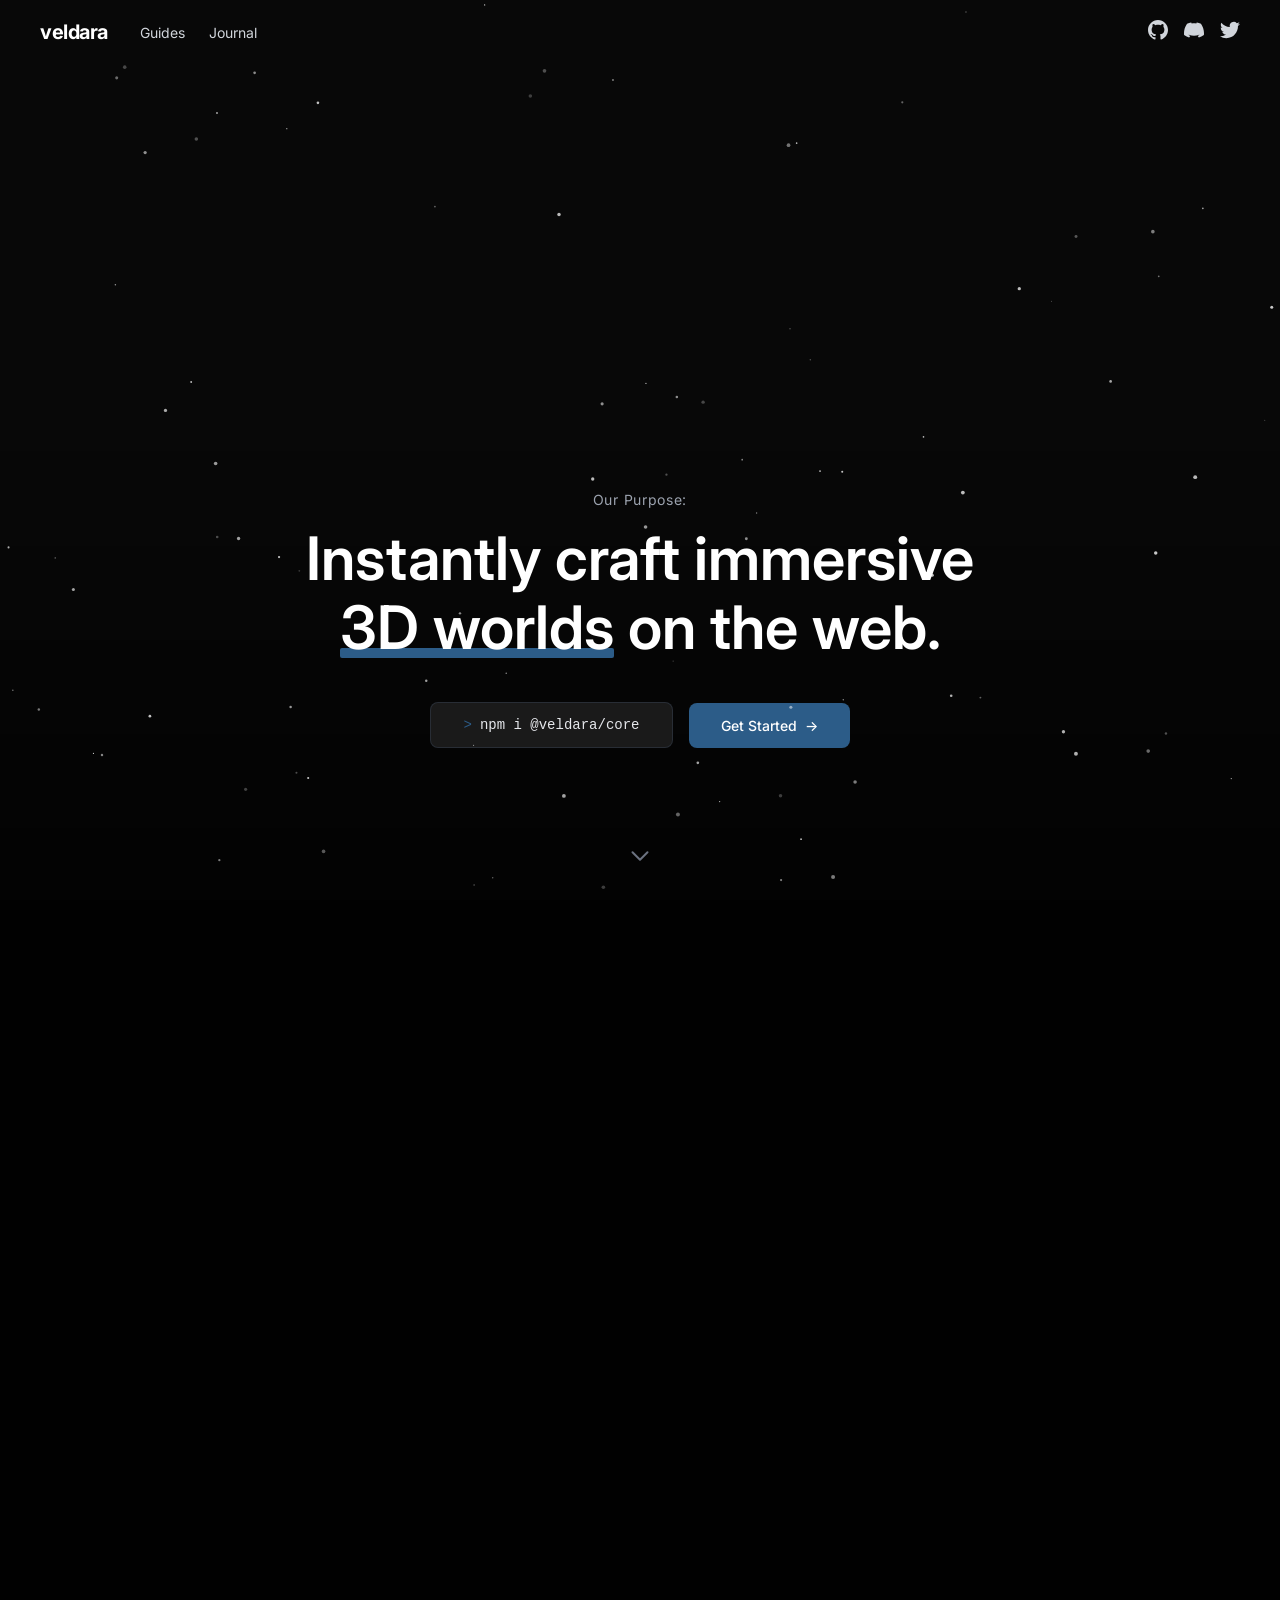
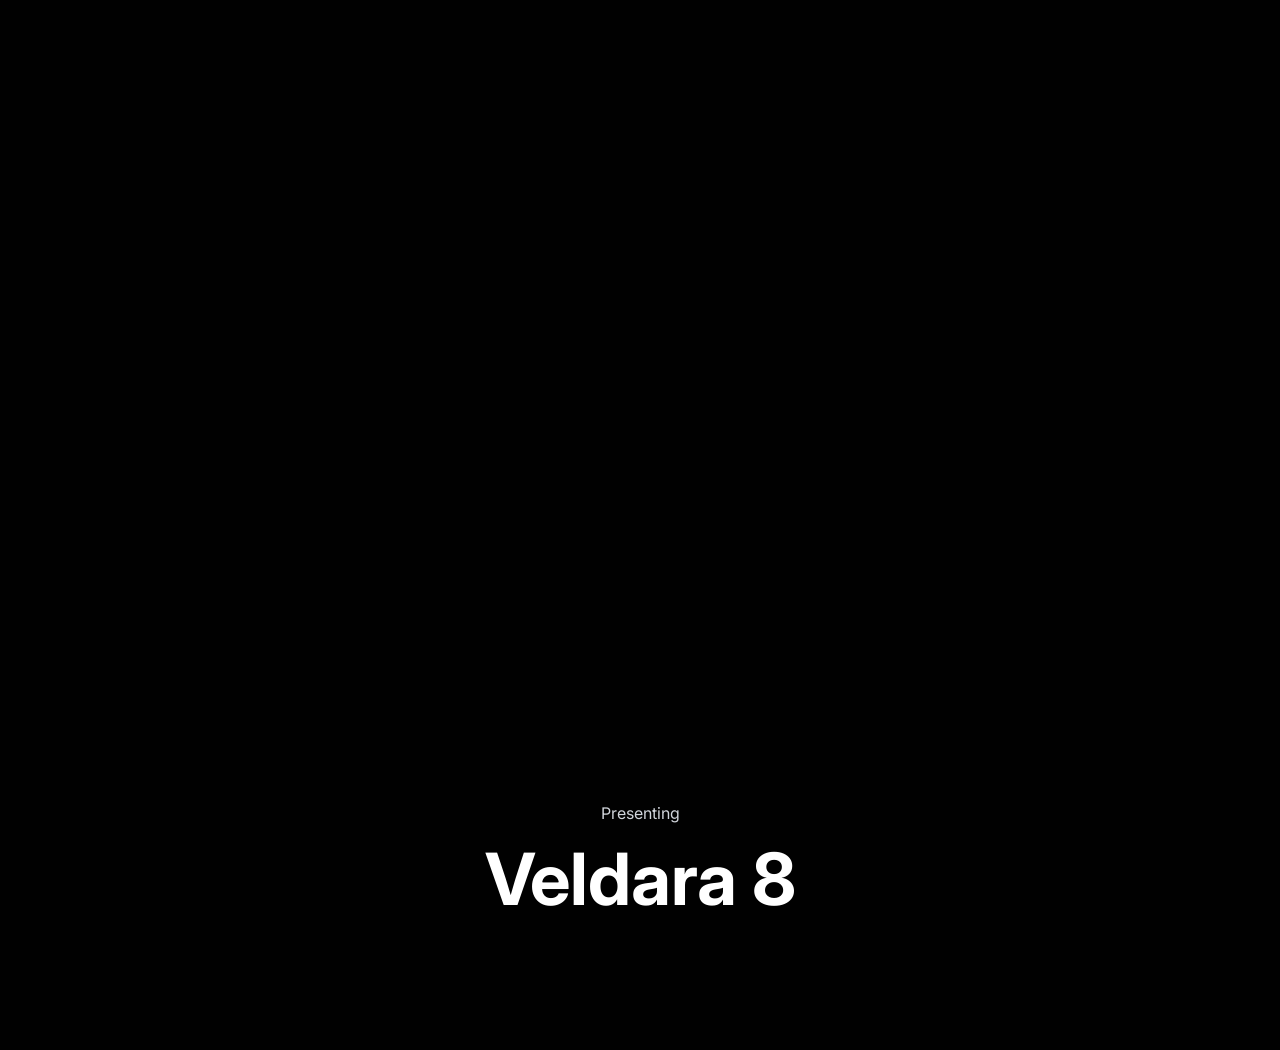
<file: html/flower.html>
<!DOCTYPE html>
<html lang="en">
<head>
<meta charset="UTF-8" />
<meta name="viewport" content="width=device-width, initial-scale=1.0" />
<title>Veldara</title>
<link rel="preconnect" href="https://fonts.googleapis.com" />
<link rel="preconnect" href="https://fonts.gstatic.com" crossorigin />
<link href="https://fonts.googleapis.com/css2?family=Inter:wght@400;500;600;700&display=swap" rel="stylesheet" />
<style>
*, *::before, *::after { margin: 0; padding: 0; box-sizing: border-box; }
html, body { overflow-x: hidden; }
body { font-family: 'Inter', sans-serif; background: #010101; color: #fff; }

.fixed { position: fixed; }
.absolute { position: absolute; }
.relative { position: relative; }
.inset-0 { top: 0; right: 0; bottom: 0; left: 0; }

/* Scroll Video */
#scroll-video-container {
  position: fixed; inset: 0; z-index: -10;
  background: #0a0a0a; top: -20%;
}
#scroll-video-container canvas,
#scroll-video-container video {
  position: absolute; inset: 0; width: 100%; height: 100%; object-fit: cover;
}
#scroll-video-container .overlay { position: absolute; inset: 0; background: rgba(0,0,0,0.2); }

/* Particles */
#particles-canvas {
  position: fixed; inset: 0; width: 100%; height: 100%;
  pointer-events: none; z-index: 3;
}

/* Nav */
nav {
  position: fixed; top: 0; left: 0; right: 0; z-index: 50;
  display: flex; align-items: center; justify-content: space-between;
  padding: 1.25rem 2.5rem;
}
nav .logo { font-weight: 700; font-size: 1.25rem; color: #fff; letter-spacing: -0.025em; }
nav .nav-links { display: flex; align-items: center; gap: 1.5rem; }
nav .nav-links a { font-size: 0.875rem; color: #d1d5db; text-decoration: none; transition: color 0.2s; }
nav .nav-links a:hover { color: #fff; }
nav .social { display: flex; align-items: center; gap: 1rem; }
nav .social a { color: #d1d5db; transition: color 0.2s; }
nav .social a:hover { color: #fff; }
nav .social svg { width: 1.25rem; height: 1.25rem; }

/* Hero */
#hero {
  position: relative; height: 100vh; width: 100%; display: flex; flex-direction: column;
}
#hero .gradient-overlay {
  position: absolute; inset: 0;
  background: linear-gradient(to top, rgba(0,0,0,0.6), transparent, transparent);
}
#hero .content {
  position: relative; z-index: 10; flex: 1; display: flex; flex-direction: column;
  align-items: center; justify-content: flex-end; text-align: center;
  padding: 0 1.5rem 6rem;
}
#hero .subtitle { font-size: 0.875rem; color: #9ca3af; margin-bottom: 1rem; letter-spacing: 0.05em; }
#hero h1 { font-size: clamp(1.5rem, 5vw, 3.75rem); font-weight: 600; line-height: 1.15; max-width: 48rem; }
#hero h1 .underlined {
  position: relative; display: inline-block;
}
#hero h1 .underlined .line {
  position: absolute; bottom: 0.25rem; left: 0; width: 100%; height: 10px;
  background: #2C5C88; border-radius: 2px;
}
#hero h1 .underlined span { position: relative; }
#hero .ctas {
  display: flex; align-items: center; gap: 1rem; margin-top: 2.5rem; flex-wrap: wrap; justify-content: center;
}
#hero .code-box {
  display: flex; align-items: center; gap: 0.5rem;
  background: #1a1a1a; border: 1px solid rgba(55,65,81,0.5);
  border-radius: 0.5rem; padding: 0.875rem 2rem;
}
#hero .code-box .prompt { color: #2C5C88; font-family: monospace; font-size: 0.875rem; }
#hero .code-box code { font-size: 0.875rem; color: #e5e7eb; font-family: monospace; }
#hero .cta-btn {
  display: inline-flex; align-items: center; gap: 0.5rem;
  background: #2C5C88; color: #fff; font-weight: 500; border-radius: 0.5rem;
  padding: 0.875rem 2rem; font-size: 0.875rem; text-decoration: none; transition: background 0.2s;
}
#hero .cta-btn:hover { background: #3a7aad; }
#hero .bounce-arrow {
  position: relative; z-index: 10; display: flex; justify-content: center; padding-bottom: 2rem;
}
#hero .bounce-arrow svg { width: 1.5rem; height: 1.5rem; color: #6b7280; animation: bounce 1s infinite; }

@keyframes bounce {
  0%, 100% { transform: translateY(0); }
  50% { transform: translateY(-25%); }
}

/* Cards */
#fixed-cards {
  position: fixed; bottom: 0; left: 0; right: 0; z-index: 4;
  padding: 2rem 2.5rem; opacity: 0; pointer-events: none;
}
#fixed-cards .grid {
  max-width: 72rem; margin: 0 auto;
  display: grid; grid-template-columns: repeat(3, 1fr); gap: 2.5rem;
}
#fixed-cards .card h3 { font-size: 1.5rem; font-weight: 700; color: #fff; margin-bottom: 1rem; }
#fixed-cards .card p { color: #d1d5db; font-size: 0.875rem; line-height: 1.6; }

/* Section 3 */
#section-three {
  position: relative; min-height: 100vh; display: flex; align-items: flex-end;
  justify-content: center; padding: 0 2.5rem 8rem;
}
#section-three .inner {
  position: relative; z-index: 10; display: flex; flex-direction: column;
  align-items: center; text-align: center;
  opacity: 0; transform: translateY(32px); filter: blur(8px);
  transition: opacity 1s ease-out, transform 1s ease-out, filter 1s ease-out;
}
#section-three .inner.visible { opacity: 1; transform: translateY(0); filter: blur(0); }
#section-three .inner p { color: #d1d5db; font-size: 1rem; margin-bottom: 0.75rem; }
#section-three .inner h2 { font-size: clamp(1.875rem, 6vw, 4.5rem); font-weight: 700; }

/* Content wrapper */
#content { position: relative; z-index: 2; }

/* Responsive */
@media (max-width: 768px) {
  nav { padding: 1rem 1.5rem; }
  nav .nav-links { display: none; }
  #hero .content { padding-bottom: 5rem; }
  #hero h1 { font-size: 1.5rem; }
  #hero .ctas { flex-direction: column; }
  #fixed-cards .grid { grid-template-columns: 1fr; gap: 1.5rem; }
  #fixed-cards { padding: 1.5rem 1rem; }
  #section-three { padding-bottom: 5rem; }
}
</style>
</head>
<body>

<!-- Scroll Video Background -->
<div id="scroll-video-container">
  <canvas id="video-canvas"></canvas>
  <video id="video-fallback" muted playsinline preload="auto" crossorigin="anonymous"
    src="https://d8j0ntlcm91z4.cloudfront.net/user_38xzZboKViGWJOttwIXH07lWA1P/hf_20260616_212935_bbf608da-62d1-4f25-9be4-c346e4d09cc8.mp4"
  ></video>
  <div class="overlay"></div>
</div>

<!-- Particles -->
<canvas id="particles-canvas"></canvas>

<!-- Fixed Cards -->
<div id="fixed-cards">
  <div class="grid">
    <div class="card">
      <h3>Explore Veldara</h3>
      <p>Veldara merges the elegance of Svelte 5 with the depth of Three.js within easy reach. It's crafted to be robust and adaptable while remaining intuitive and simple to grasp.</p>
    </div>
    <div class="card">
      <h3>Unlock Three.js</h3>
      <p>The web is growing increasingly dimensional. At its heart, Veldara offers a composable declarative API for building performant Three.js experiences on the web.</p>
    </div>
    <div class="card">
      <h3>Connect Everything</h3>
      <p>Veldara ships with tooling for physics, XR, animation, layouting, model loading, and extensive utilities to make building compelling 3D apps for the web effortless.</p>
    </div>
  </div>
</div>

<!-- Navigation -->
<nav>
  <div style="display:flex;align-items:center;gap:2rem;">
    <span class="logo">veldara</span>
    <div class="nav-links">
      <a href="#">Guides</a>
      <a href="#">Journal</a>
    </div>
  </div>
  <div class="social">
    <a href="#"><svg fill="currentColor" viewBox="0 0 24 24"><path d="M12 0c-6.626 0-12 5.373-12 12 0 5.302 3.438 9.8 8.207 11.387.599.111.793-.261.793-.577v-2.234c-3.338.726-4.033-1.416-4.033-1.416-.546-1.387-1.333-1.756-1.333-1.756-1.089-.745.083-.729.083-.729 1.205.084 1.839 1.237 1.839 1.237 1.07 1.834 2.807 1.304 3.492.997.107-.775.418-1.305.762-1.604-2.665-.305-5.467-1.334-5.467-5.931 0-1.311.469-2.381 1.236-3.221-.124-.303-.535-1.524.117-3.176 0 0 1.008-.322 3.301 1.23.957-.266 1.983-.399 3.003-.404 1.02.005 2.047.138 3.006.404 2.291-1.552 3.297-1.23 3.297-1.23.653 1.653.242 2.874.118 3.176.77.84 1.235 1.911 1.235 3.221 0 4.609-2.807 5.624-5.479 5.921.43.372.823 1.102.823 2.222v3.293c0 .319.192.694.801.576 4.765-1.589 8.199-6.086 8.199-11.386 0-6.627-5.373-12-12-12z"/></svg></a>
    <a href="#"><svg fill="currentColor" viewBox="0 0 24 24"><path d="M20.317 4.3698a19.7913 19.7913 0 00-4.8851-1.5152.0741.0741 0 00-.0785.0371c-.211.3753-.4447.8648-.6083 1.2495-1.8447-.2762-3.68-.2762-5.4868 0-.1636-.3933-.4058-.8742-.6177-1.2495a.077.077 0 00-.0785-.037 19.7363 19.7363 0 00-4.8852 1.515.0699.0699 0 00-.0321.0277C.5334 9.0458-.319 13.5799.0992 18.0578a.0824.0824 0 00.0312.0561c2.0528 1.5076 4.0413 2.4228 5.9929 3.0294a.0777.0777 0 00.0842-.0276c.4616-.6304.8731-1.2952 1.226-1.9942a.076.076 0 00-.0416-.1057c-.6528-.2476-1.2743-.5495-1.8722-.8923a.077.077 0 01-.0076-.1277c.1258-.0943.2517-.1923.3718-.2914a.0743.0743 0 01.0776-.0105c3.9278 1.7933 8.18 1.7933 12.0614 0a.0739.0739 0 01.0785.0095c.1202.099.246.1981.3728.2924a.077.077 0 01-.0066.1276 12.2986 12.2986 0 01-1.873.8914.0766.0766 0 00-.0407.1067c.3604.698.7719 1.3628 1.225 1.9932a.076.076 0 00.0842.0286c1.961-.6067 3.9495-1.5219 6.0023-3.0294a.077.077 0 00.0313-.0552c.5004-5.177-.8382-9.6739-3.5485-13.6604a.061.061 0 00-.0312-.0286z"/></svg></a>
    <a href="#"><svg fill="currentColor" viewBox="0 0 24 24"><path d="M23.953 4.57a10 10 0 01-2.825.775 4.958 4.958 0 002.163-2.723c-.951.555-2.005.959-3.127 1.184a4.92 4.92 0 00-8.384 4.482C7.69 8.095 4.067 6.13 1.64 3.162a4.822 4.822 0 00-.666 2.475c0 1.71.87 3.213 2.188 4.096a4.904 4.904 0 01-2.228-.616v.06a4.923 4.923 0 003.946 4.827 4.996 4.996 0 01-2.212.085 4.936 4.936 0 004.604 3.417 9.867 9.867 0 01-6.102 2.105c-.39 0-.779-.023-1.17-.067a13.995 13.995 0 007.557 2.209c9.053 0 13.998-7.496 13.998-13.985 0-.21 0-.42-.015-.63A9.935 9.935 0 0024 4.59z"/></svg></a>
  </div>
</nav>

<!-- Main Content -->
<div id="content">
  <!-- Section 1: Hero -->
  <section id="hero">
    <div class="gradient-overlay"></div>
    <div class="content">
      <p class="subtitle">Our Purpose:</p>
      <h1>
        Instantly craft immersive
        <span class="underlined"><span class="line"></span><span>3D worlds</span></span>
        on the web.
      </h1>
      <div class="ctas">
        <div class="code-box">
          <span class="prompt">&gt;</span>
          <code>npm i @veldara/core</code>
        </div>
        <a href="#" class="cta-btn">Get Started <span>&rarr;</span></a>
      </div>
    </div>
    <div class="bounce-arrow">
      <svg xmlns="http://www.w3.org/2000/svg" fill="none" viewBox="0 0 24 24" stroke-width="2" stroke="currentColor"><path stroke-linecap="round" stroke-linejoin="round" d="M19.5 8.25l-7.5 7.5-7.5-7.5"/></svg>
    </div>
  </section>

  <!-- Spacer -->
  <div style="height:150vh;"></div>

  <!-- Cards Trigger Zone -->
  <div id="cards-trigger" style="height:200vh;"></div>

  <!-- Spacer -->
  <div style="height:100vh;"></div>

  <!-- Section 3 -->
  <section id="section-three">
    <div class="inner" id="section-three-inner">
      <p>Presenting</p>
      <h2>Veldara 8</h2>
    </div>
  </section>
</div>

<script>
(function() {
  // ===================== SCROLL VIDEO =====================
  const VIDEO_URL = 'https://d8j0ntlcm91z4.cloudfront.net/user_38xzZboKViGWJOttwIXH07lWA1P/hf_20260616_212935_bbf608da-62d1-4f25-9be4-c346e4d09cc8.mp4';
  const canvas = document.getElementById('video-canvas');
  const videoEl = document.getElementById('video-fallback');
  const ctx = canvas.getContext('2d');
  let frames = [];
  let framesReady = false;
  let lastFrameIndex = -1;
  let videoSeeking = false;

  function resizeCanvas() {
    const dpr = Math.min(devicePixelRatio, 2);
    const rect = canvas.getBoundingClientRect();
    const w = Math.round(rect.width * dpr);
    const h = Math.round(rect.height * dpr);
    if (canvas.width !== w || canvas.height !== h) {
      canvas.width = w;
      canvas.height = h;
    }
    lastFrameIndex = -1;
  }

  async function extractFrames() {
    try {
      const response = await fetch(VIDEO_URL, { mode: 'cors' });
      const blob = await response.blob();
      const objectUrl = URL.createObjectURL(blob);

      const video = document.createElement('video');
      video.muted = true;
      video.playsInline = true;
      video.crossOrigin = 'anonymous';
      video.preload = 'auto';
      video.src = objectUrl;

      await new Promise((resolve, reject) => {
        video.onloadedmetadata = () => resolve();
        video.onerror = () => reject();
        setTimeout(() => reject(), 15000);
      });

      const scale = Math.min(1, 1280 / video.videoWidth);
      const scaledWidth = Math.round(video.videoWidth * scale);
      const scaledHeight = Math.round(video.videoHeight * scale);
      const frameCount = Math.max(30, Math.min(120, Math.round(video.duration * 24)));

      for (let i = 0; i < frameCount; i++) {
        const time = (i / (frameCount - 1)) * (video.duration - 0.05);
        video.currentTime = time;
        await new Promise((resolve, reject) => {
          const onSeeked = () => { video.removeEventListener('seeked', onSeeked); resolve(); };
          video.addEventListener('seeked', onSeeked);
          setTimeout(() => { video.removeEventListener('seeked', onSeeked); reject(); }, 3000);
        });
        const bitmap = await createImageBitmap(video, { resizeWidth: scaledWidth, resizeHeight: scaledHeight });
        frames.push(bitmap);
      }

      if (frames.length > 0) {
        framesReady = true;
        canvas.style.visibility = 'visible';
        videoEl.style.display = 'none';
      }
      URL.revokeObjectURL(objectUrl);
    } catch(e) { /* fallback to video seeking */ }
  }

  function getScrollBounds() {
    const vh = window.innerHeight;
    return { start: vh * 0.5, end: document.documentElement.scrollHeight - vh };
  }

  function getProgress() {
    const { start, end } = getScrollBounds();
    const range = end - start;
    if (range <= 0) return 0;
    return Math.max(0, Math.min(1, (window.scrollY - start) / range));
  }

  function drawFrame(frame) {
    const cw = canvas.width, ch = canvas.height;
    const s = Math.max(cw / frame.width, ch / frame.height);
    const dw = frame.width * s, dh = frame.height * s;
    ctx.drawImage(frame, (cw - dw) / 2, (ch - dh) / 2, dw, dh);
  }

  function videoTick() {
    const progress = getProgress();
    if (framesReady && frames.length > 0) {
      const idx = Math.round(progress * (frames.length - 1));
      if (idx !== lastFrameIndex) {
        lastFrameIndex = idx;
        if (frames[idx]) drawFrame(frames[idx]);
      }
    } else if (videoEl.duration && isFinite(videoEl.duration) && videoEl.readyState >= 1) {
      const target = progress * videoEl.duration;
      if (!videoSeeking && Math.abs(videoEl.currentTime - target) > 0.001) {
        videoSeeking = true;
        videoEl.currentTime = target;
      }
    }
    requestAnimationFrame(videoTick);
  }

  videoEl.addEventListener('seeked', () => { videoSeeking = false; });
  videoEl.addEventListener('stalled', () => { videoSeeking = false; });
  videoEl.addEventListener('loadeddata', () => { videoEl.currentTime = 0; });
  canvas.style.visibility = 'hidden';

  resizeCanvas();
  window.addEventListener('resize', resizeCanvas);
  requestAnimationFrame(videoTick);
  extractFrames();

  // ===================== PARTICLES =====================
  const pCanvas = document.getElementById('particles-canvas');
  const pCtx = pCanvas.getContext('2d');
  let particles = [];

  function resizeParticles() {
    pCanvas.width = window.innerWidth;
    pCanvas.height = window.innerHeight;
    createParticles();
  }

  function createParticles() {
    particles = [];
    const count = Math.floor((pCanvas.width * pCanvas.height) / 12000);
    for (let i = 0; i < count; i++) {
      particles.push({
        x: Math.random() * pCanvas.width,
        y: Math.random() * pCanvas.height,
        vx: (Math.random() - 0.5) * 0.3,
        vy: (Math.random() - 0.5) * 0.3,
        size: Math.random() * 1.5 + 0.5,
        opacity: Math.random() * 0.6 + 0.2
      });
    }
  }

  function animateParticles() {
    pCtx.clearRect(0, 0, pCanvas.width, pCanvas.height);
    for (const p of particles) {
      p.x += p.vx; p.y += p.vy;
      if (p.x < 0) p.x = pCanvas.width;
      if (p.x > pCanvas.width) p.x = 0;
      if (p.y < 0) p.y = pCanvas.height;
      if (p.y > pCanvas.height) p.y = 0;
      pCtx.beginPath();
      pCtx.arc(p.x, p.y, p.size, 0, Math.PI * 2);
      pCtx.fillStyle = `rgba(255,255,255,${p.opacity})`;
      pCtx.fill();
    }
    requestAnimationFrame(animateParticles);
  }

  resizeParticles();
  window.addEventListener('resize', resizeParticles);
  animateParticles();

  // ===================== HERO FADE =====================
  function updateHeroOpacity() {
    const fade = Math.max(0, 1 - window.scrollY / (window.innerHeight * 0.3));
    document.getElementById('hero').style.opacity = fade;
  }
  window.addEventListener('scroll', updateHeroOpacity, { passive: true });

  // ===================== FIXED CARDS =====================
  const fixedCards = document.getElementById('fixed-cards');
  const cardsGrid = fixedCards.querySelector('.grid');

  function tickCards() {
    const trigger = document.getElementById('cards-trigger');
    const rect = trigger.getBoundingClientRect();
    const triggerTop = rect.top + window.scrollY;
    const triggerHeight = rect.height;
    const scrollY = window.scrollY;
    const vh = window.innerHeight;

    const start = triggerTop - vh * 0.5;
    const end = triggerTop + triggerHeight - vh * 0.3;
    const range = end - start;

    let progress = range > 0 ? (scrollY - start) / range : 0;
    progress = Math.max(0, Math.min(1, progress));

    const isActive = scrollY >= start - vh * 0.2 && scrollY <= end + vh * 0.3;
    const fadeIn = Math.min(1, Math.max(0, (scrollY - (start - vh * 0.2)) / (vh * 0.2)));
    const fadeOut = Math.min(1, Math.max(0, (end + vh * 0.3 - scrollY) / (vh * 0.3)));
    const containerOpacity = isActive ? Math.min(fadeIn, fadeOut) : 0;

    fixedCards.style.opacity = containerOpacity;
    fixedCards.style.pointerEvents = containerOpacity > 0.1 ? 'auto' : 'none';

    const isMobile = window.innerWidth < 768;
    const revealPct = progress * 130;
    if (isMobile) {
      cardsGrid.style.maskImage = `linear-gradient(to bottom, black ${revealPct}%, transparent ${revealPct + 20}%)`;
      cardsGrid.style.webkitMaskImage = `linear-gradient(to bottom, black ${revealPct}%, transparent ${revealPct + 20}%)`;
    } else {
      cardsGrid.style.maskImage = `linear-gradient(to right, black ${revealPct}%, transparent ${revealPct + 15}%)`;
      cardsGrid.style.webkitMaskImage = `linear-gradient(to right, black ${revealPct}%, transparent ${revealPct + 15}%)`;
    }

    requestAnimationFrame(tickCards);
  }
  requestAnimationFrame(tickCards);

  // ===================== SECTION 3 INTERSECTION =====================
  const sectionThreeInner = document.getElementById('section-three-inner');
  const observer = new IntersectionObserver(([entry]) => {
    if (entry.isIntersecting) {
      sectionThreeInner.classList.add('visible');
      observer.unobserve(sectionThreeInner);
    }
  }, { threshold: 0.15 });
  observer.observe(sectionThreeInner);
})();
</script>
</body>
</html>
</file>
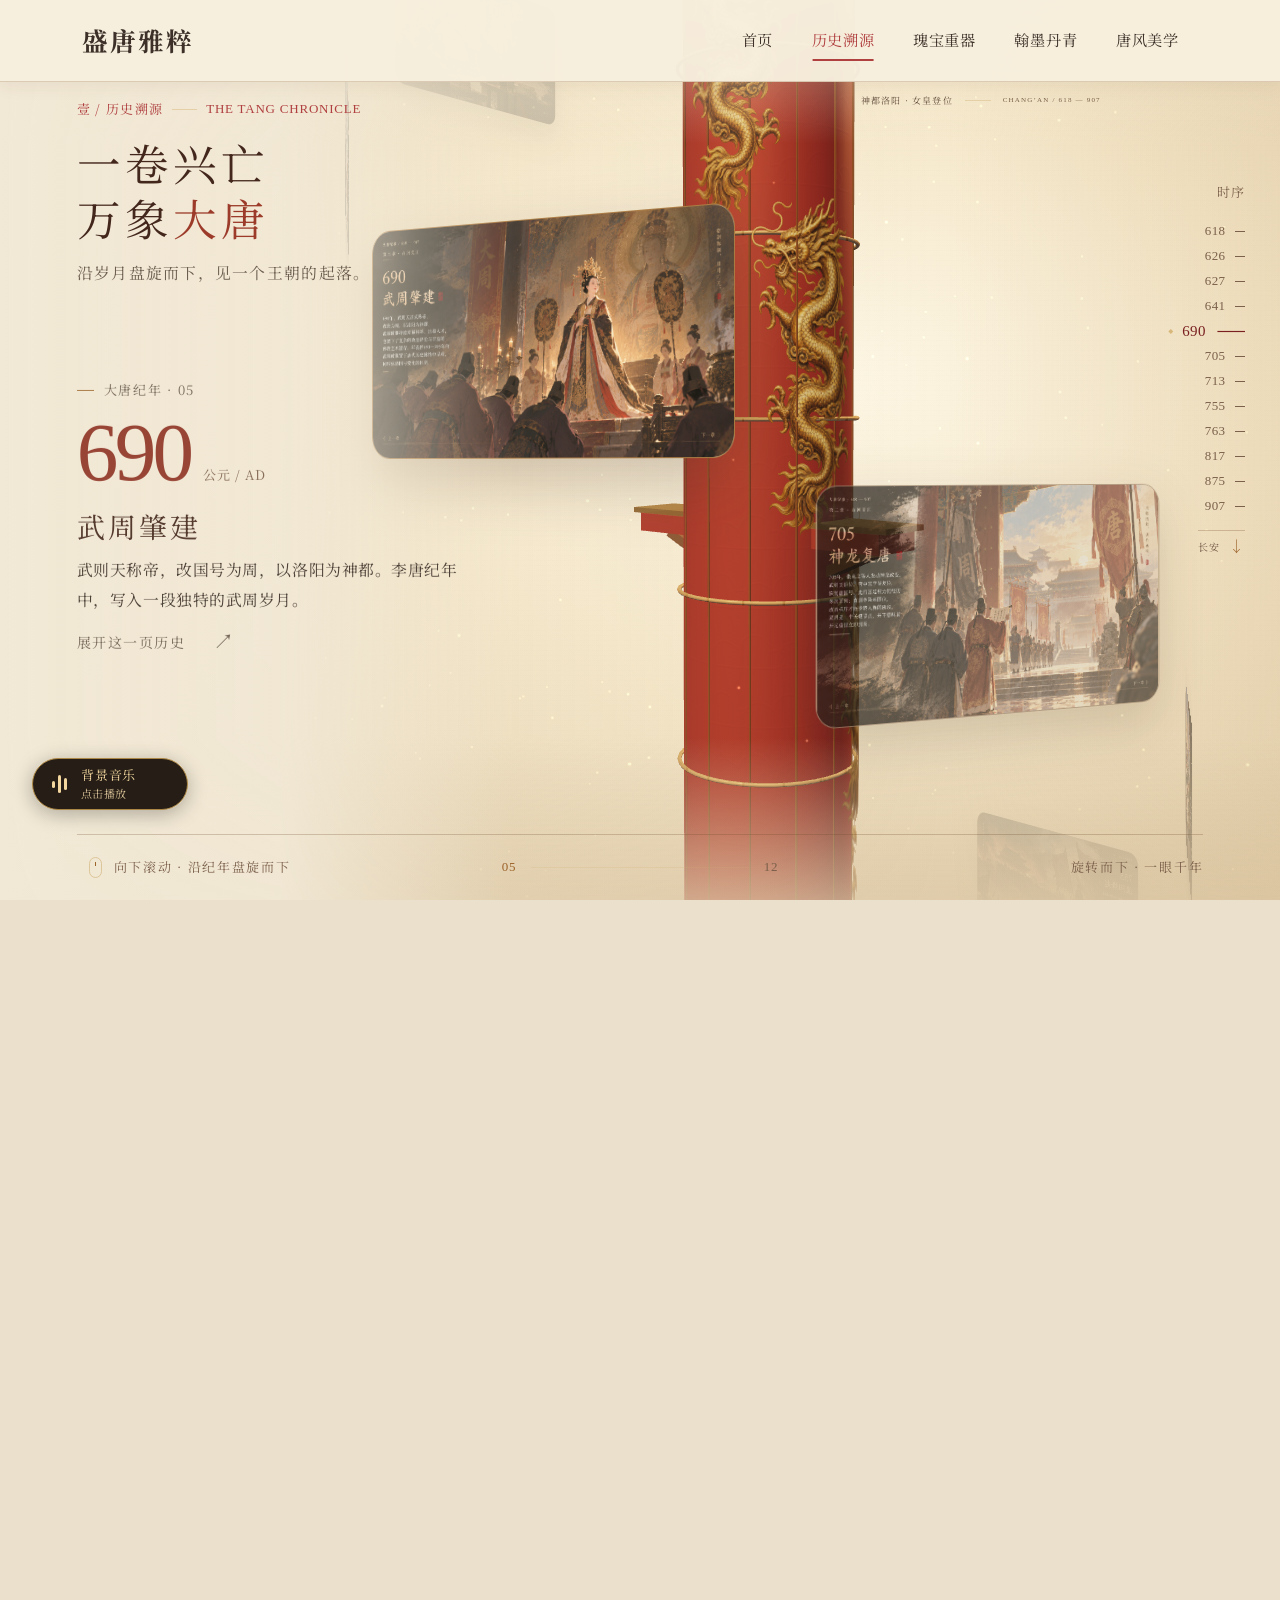
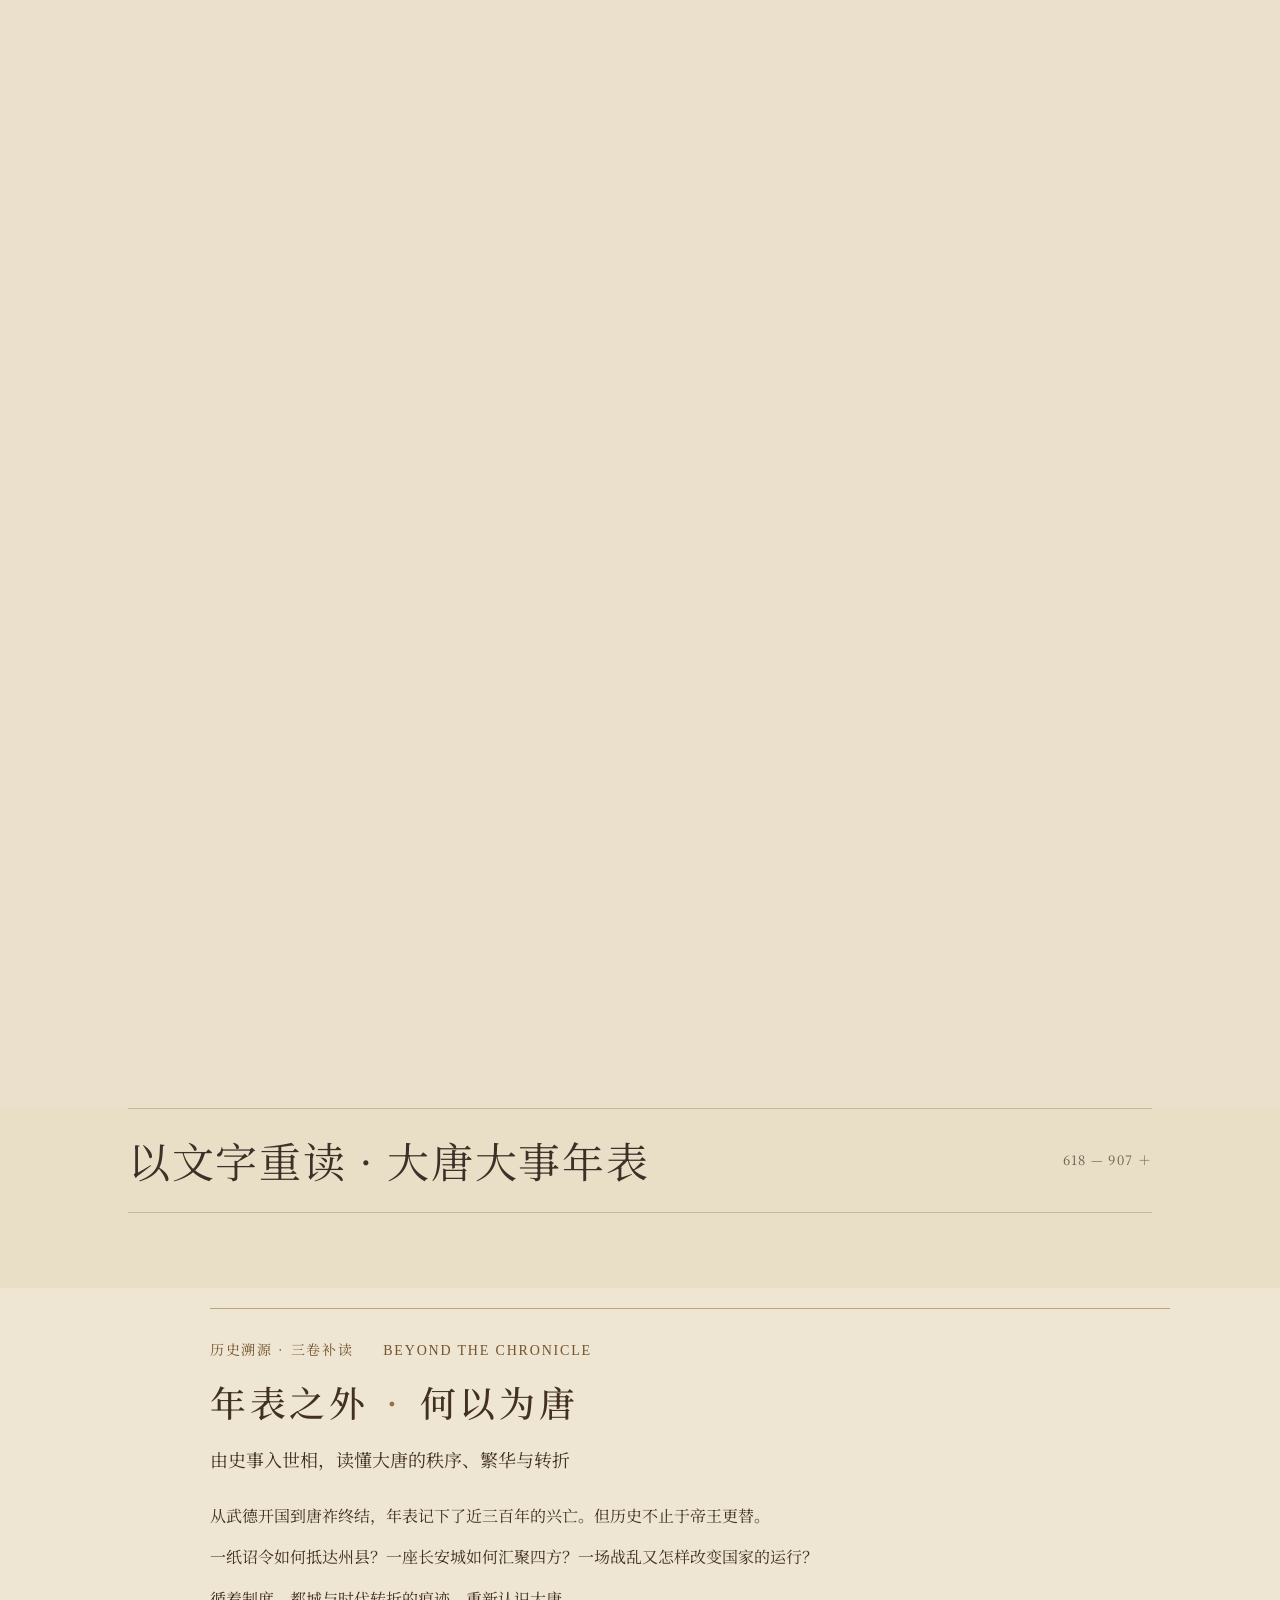
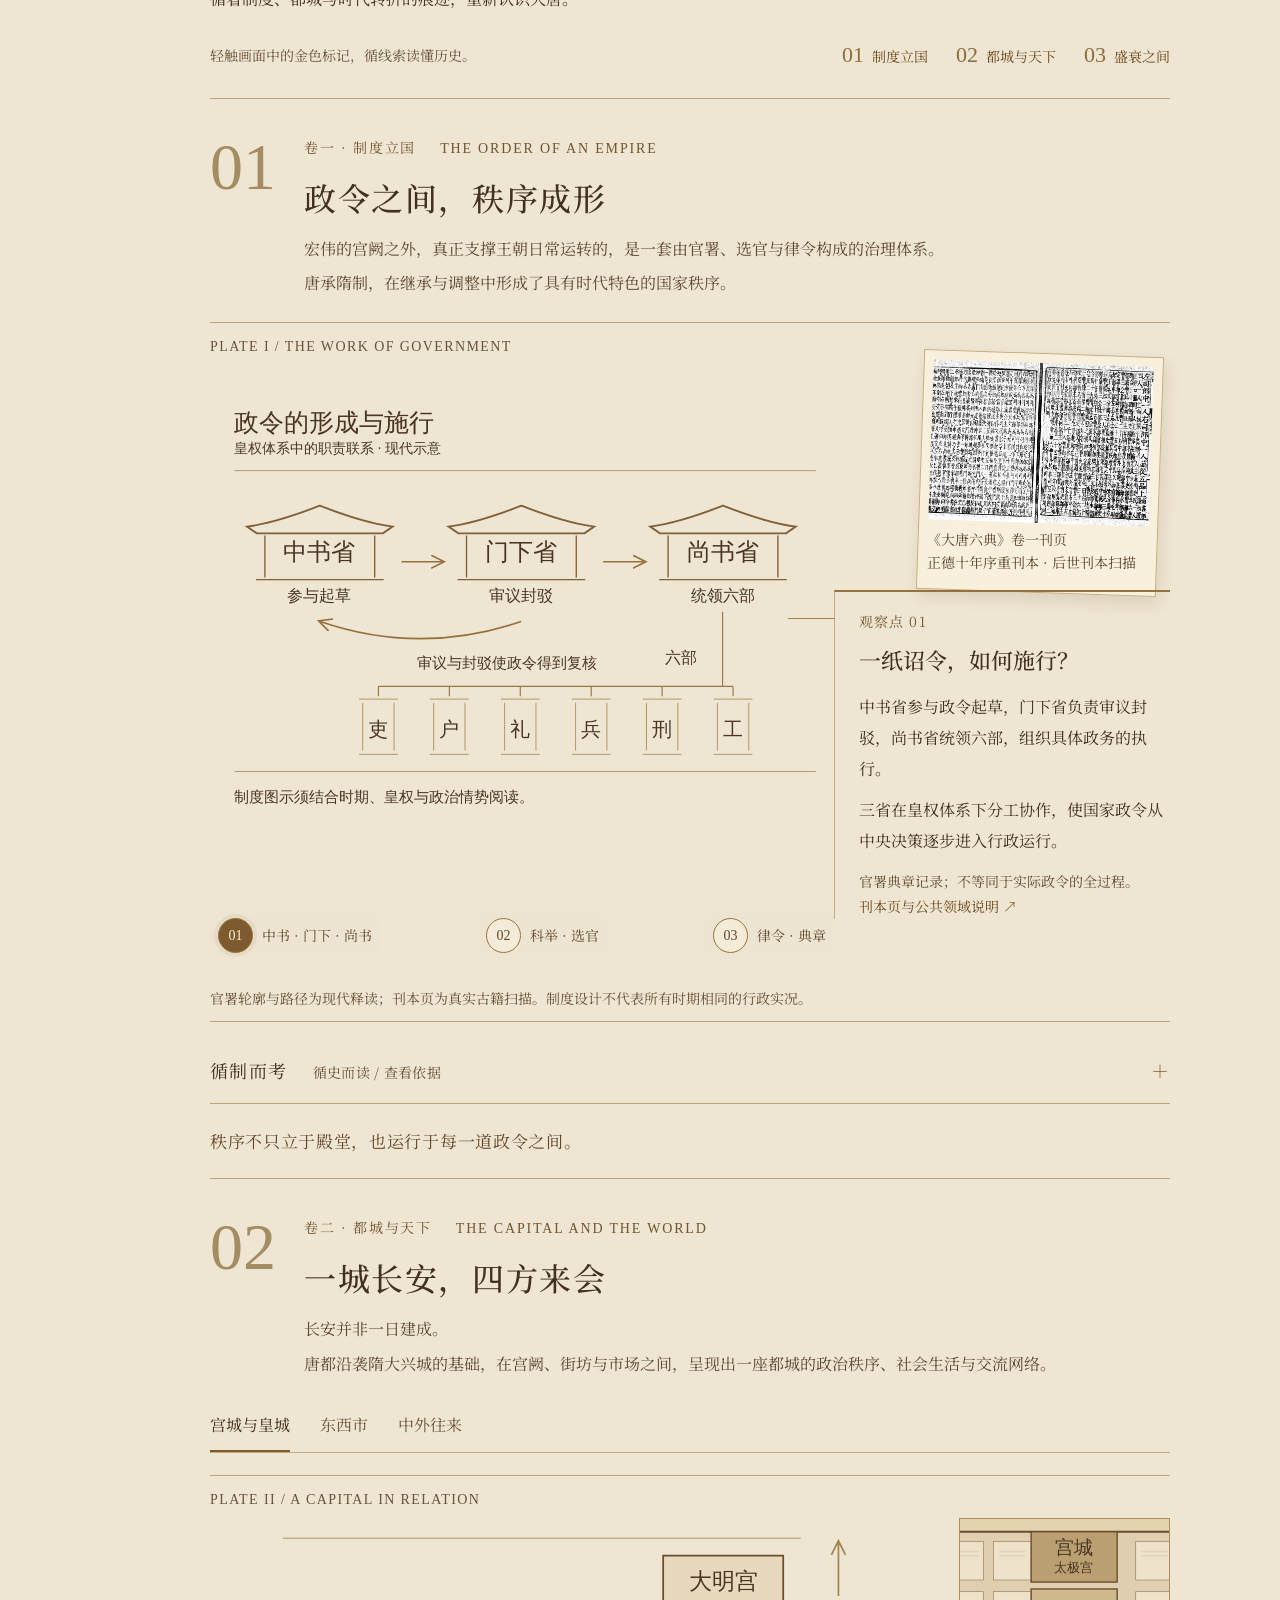
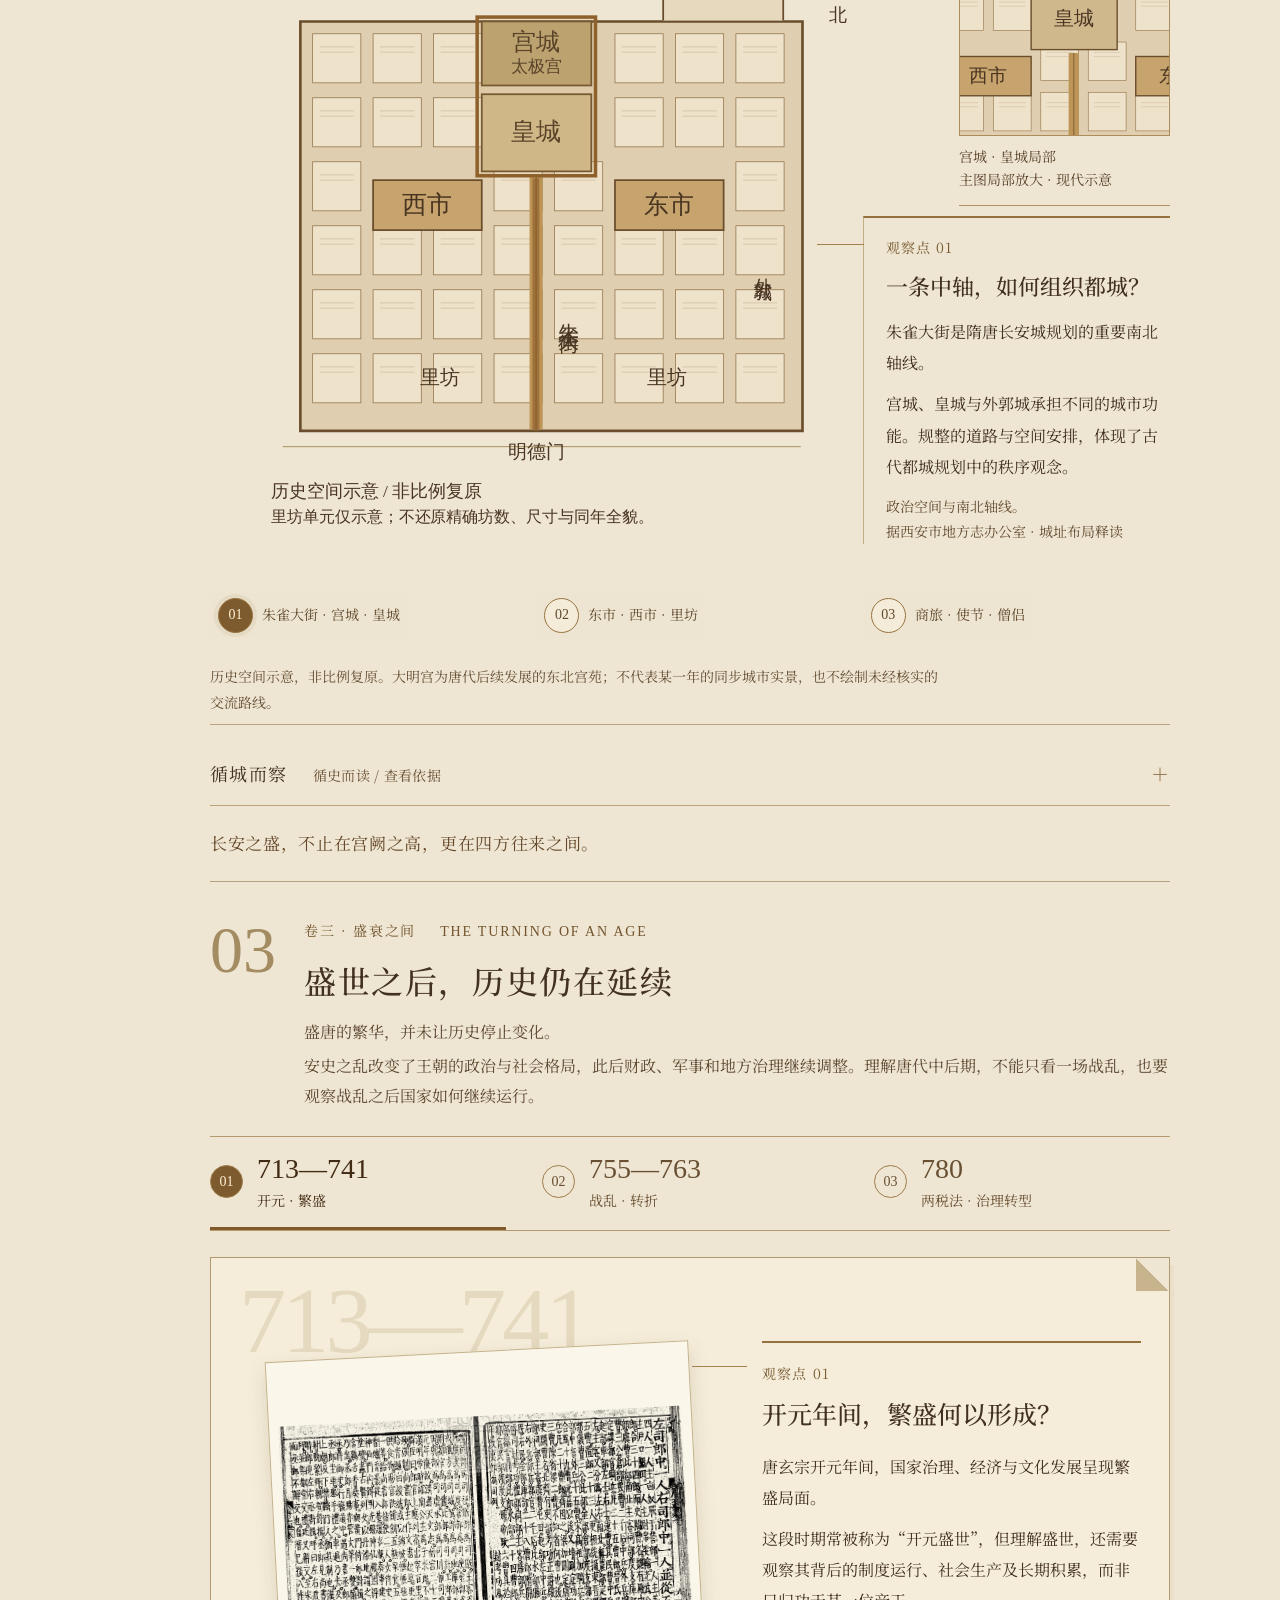
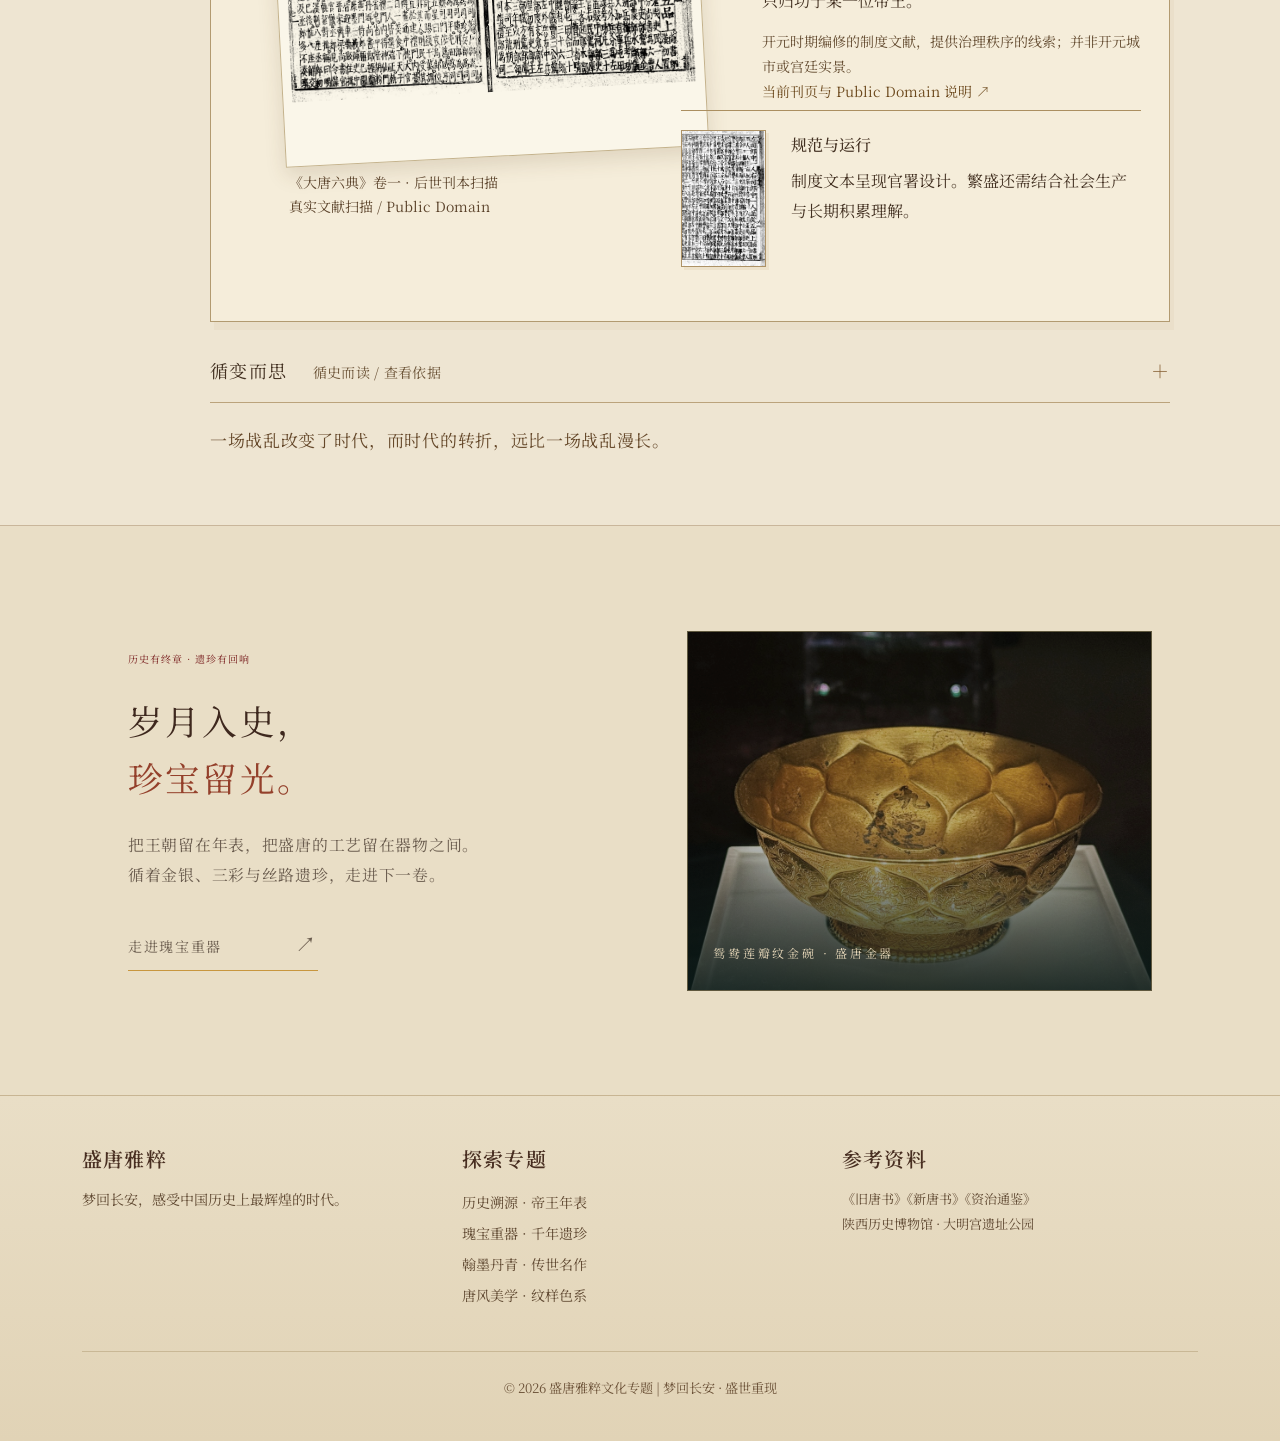
<file: html/history.html>
<!DOCTYPE html>
<html lang="zh-CN">
<head>
  <meta charset="UTF-8">
  <meta name="viewport" content="width=device-width, initial-scale=1.0">
  <meta name="description" content="大唐历史溯源 - 帝王年表，王朝兴衰">
  <title>历史溯源 | 盛唐雅粹</title>
  <link rel="icon" href="data:,">
  <link href="https://cdn.jsdelivr.net/npm/bootstrap@5.3.2/dist/css/bootstrap.min.css" rel="stylesheet">
  <link href="https://fonts.googleapis.com/css2?family=Noto+Serif+SC:wght@300;400;500;600;700;900&display=swap" rel="stylesheet">
  <link rel="stylesheet" href="../css/style.css?v=20260919b">
  <style>
    .chang-an-section { padding: 5rem 0; background: var(--color-warm-white); }
  </style>
  <link rel="stylesheet" href="../css/backgrounds.css">
  <link rel="stylesheet" href="../css/exhibition.css">
  <link rel="stylesheet" href="../css/chapter-effects.css">
  <script src="../js/exhibition.js" defer></script>
  <script src="../js/chapter-effects.js" defer></script>
  <link rel="stylesheet" href="../css/history-poem.css">
  <link rel="stylesheet" href="../css/history-spiral.css">
  <link rel="stylesheet" href="../css/history-ring.css?v=20260928h">
  <link rel="stylesheet" href="../css/history-imperial.css?v=20260928e">
  <script src="../js/history-poem.js" defer></script>
  <script src="../js/vendor/three.min.js" defer></script>
  <script src="../js/history-host-v2.js" defer></script>
  <script src="../js/history-city.js" defer></script>
  <script src="../js/history-atmosphere.js" defer></script>
  <script src="../js/history-city-view.js" defer></script>
  <script src="../js/history-events.js" defer></script>
  <script src="../js/history-ring.js?v=20260928f" defer></script>
  <link rel="stylesheet" href="../css/history-inquiry.css">
  <script src="../js/history-inquiry.js" defer></script>
</head>
<body class="exhibition-page" data-page="history">
<a class="skip-link" href="#chronicleList">阅读完整年表</a>
<div class="golden-birds"><span class="golden-bird"></span><span class="golden-bird"></span><span class="golden-bird"></span><span class="golden-bird"></span><span class="golden-bird"></span><span class="golden-bird"></span></div>


<nav class="navbar navbar-expand-lg fixed-top tang-shell-nav">
  <div class="container">
    <a class="navbar-brand" href="../index.html">盛唐雅粹</a>
    <button class="navbar-toggler" type="button" data-bs-toggle="collapse" data-bs-target="#mainNav"><span class="navbar-toggler-icon"></span></button>
    <div class="collapse navbar-collapse" id="mainNav">
      <ul class="navbar-nav ms-auto">
        <li class="nav-item"><a class="nav-link" href="../index.html">首页</a></li>
        <li class="nav-item"><a class="nav-link active" href="history.html">历史溯源</a></li>
        <li class="nav-item"><a class="nav-link" href="treasures.html">瑰宝重器</a></li>
        <li class="nav-item"><a class="nav-link" href="art.html">翰墨丹青</a></li>
        <li class="nav-item"><a class="nav-link" href="aesthetics.html">唐风美学</a></li>
      </ul>
    </div>
  </div>
</nav>

<main class="history-3d-experience">
    <section class="chronicle history-ring-section" id="chronicle" aria-label="旋转向下的唐朝立体纪年">
      <div class="chronicle-stage" id="chronicleStage">
        <div class="scene-atmosphere" aria-hidden="true"></div>
        <div class="chronicle-canvas" id="chronicleCanvas" aria-hidden="true"></div>
        <div class="history-ring-exit" id="historyRingExit">
          <div class="history-ring-scene" id="historyRingScene" aria-label="沿螺旋由上而下排列的十二个历史时刻">
            <div class="history-ring-parallax" id="historyRingParallax">
              <div class="history-ring" id="historyRing"></div>
            </div>
          </div>
        </div>
        <div class="scene-vignette" aria-hidden="true"></div>
        <div class="chronicle-masthead">
          <p class="chapter-kicker"><span>壹 / 历史溯源</span><i></i><span>THE TANG CHRONICLE</span></p>
          <h1>一卷兴亡<br>万象<span>大唐</span></h1>
          <p class="chronicle-intro">沿岁月盘旋而下，见一个王朝的起落。</p>
        </div>
        <div class="current-event" id="currentEvent" aria-live="polite" aria-atomic="true">
          <p class="event-era" id="eventEra">第一章 · 帝国初曙</p>
          <div class="event-year"><span id="eventYear">618</span><small>公元 / AD</small></div>
          <h2 id="eventTitle">长安立国</h2>
          <p class="event-description" id="eventDescription">李渊在长安称帝，改国号为唐。一段绵延二百八十九年的历史，由此展开。</p>
          <button class="event-read" id="eventRead" type="button">展开这一页历史 <span aria-hidden="true">↗</span></button>
        </div>
        <aside class="chronicle-ruler" aria-label="选择历史年份"><span class="ruler-caption">时序</span><div class="ruler-stops" id="rulerStops"></div><button class="ruler-city" id="jumpCity" type="button">长安 <span aria-hidden="true">↓</span></button></aside>
        <div class="city-caption" id="cityCaption" inert>
          <p class="chapter-kicker">岁月落定 · 回望盛唐</p>
          <h2>万家灯火，<br><span>一座长安。</span></h2>
          <p>走过王朝的兴与衰，<br>再赴一场长安旧梦。</p>
          <div class="city-tags"><span>宫阙</span><span>朱雀大街</span><span>坊市</span></div>
          <small>唐长安意象 · 建筑与坊市为艺术化示意</small>
          <a href="treasures.html">赏遗珍，识盛唐 <span aria-hidden="true">↗</span></a>
        </div>
        <div class="scene-label" aria-hidden="true"><span id="sceneLabel">长安 · 王朝的起点</span><i></i><small>CHANG’AN / 618 — 907</small></div>
        <footer class="chronicle-controls">
          <div class="scroll-cue"><span class="scroll-mouse" aria-hidden="true"></span><span id="scrollHint">向下滚动 · 沿时间旋转</span></div>
          <div class="chronicle-progress"><span id="eventCount">01</span><div><i id="chronicleProgress"></i></div><span>12</span></div>
          <p class="ring-mode-note">旋转而下 · 一眼千年</p>
        </footer>
        <p class="render-status" id="renderStatus" role="status">正在展开时光长卷…</p>
      </div>
    </section>
    <section class="chronicle-reading" id="chronicleList" aria-labelledby="readingTitle">
      <details id="readingDetails"><summary id="readingTitle">以文字重读 · 大唐大事年表 <span>618 — 907 ＋</span></summary><ol id="readingEvents"></ol><p class="history-sources">纪年参考：<a href="https://h.bkzx.cn/event" target="_blank" rel="noopener noreferrer">中国大百科全书 · 大事记</a> / <a href="https://www.gzszx.gov.cn/ztbd/fzxc/fsgs/26193.shtml" target="_blank" rel="noopener noreferrer">贵州省政协 · 李愬平淮西</a> / <a href="https://www.gl.gov.cn/xjwz/rw/mdgl/gjms/202408/t20240812_4874532.htm" target="_blank" rel="noopener noreferrer">福州市鼓楼区 · 唐末纪事</a>。展框画面为馆藏题材与场景意象，不作为事件发生时的实景图像。</p></details>
      <noscript><p>此页面的立体年表需要 JavaScript。唐朝大事：618 年唐朝建立；626 年玄武门之变；627 年贞观之治开启；641 年文成公主入藏；690 年武周建立；705 年恢复唐国号；713 年改元开元；755 年安史之乱爆发；763 年安史之乱结束；817 年平定淮西；875 年黄巢起义；907 年唐朝结束。</p><a href="treasures.html">浏览唐代遗珍</a></noscript>
    </section>
    <!-- HISTORY-V5: bounded editorial supplement after the complete chronicle. -->
    <section id="historyInquiry" aria-labelledby="hv5Title"><div class="hv5-inner">
<header class="hv5-masthead"><p class="hv5-kicker">历史溯源 · 三卷补读 <span>BEYOND THE CHRONICLE</span></p><h2 id="hv5Title">年表之外 <i>·</i> 何以为唐</h2><p class="hv5-subtitle">由史事入世相，读懂大唐的秩序、繁华与转折</p><div class="hv5-intro"><p>从武德开国到唐祚终结，年表记下了近三百年的兴亡。但历史不止于帝王更替。</p><p>一纸诏令如何抵达州县？一座长安城如何汇聚四方？一场战乱又怎样改变国家的运行？</p><p>循着制度、都城与时代转折的痕迹，重新认识大唐。</p></div><div class="hv5-reading-bar"><p>轻触画面中的金色标记，循线索读懂历史。</p><nav class="hv5-index" aria-label="三卷专题"><a href="#hv5Institutions"><b>01</b>制度立国</a><a href="#hv5City"><b>02</b>都城与天下</a><a href="#hv5Turning"><b>03</b>盛衰之间</a></nav></div></header><article class="hv5-volume hv5-order" id="hv5Institutions" data-hv5-active="ministries" aria-label="卷一：制度立国"><header class="hv5-volume-head"><span class="hv5-number" aria-hidden="true">01</span><p class="hv5-volume-name">卷一 · 制度立国<span>THE ORDER OF AN EMPIRE</span></p><h3>政令之间，秩序成形</h3><div class="hv5-deck"><p>宏伟的宫阙之外，真正支撑王朝日常运转的，是一套由官署、选官与律令构成的治理体系。</p><p>唐承隋制，在继承与调整中形成了具有时代特色的国家秩序。</p></div></header><div class="hv5-plate" role="group" aria-label="官署图版与对应史料刊本"><span class="hv5-plate-label">PLATE I / THE WORK OF GOVERNMENT</span><div class="hv5-view" data-hv5-view="ministries"><div class="hv5-institution-diagram"><img class="hv5-main-image" src="../images/history-inquiry/institutions.svg" alt="三省六部主题的现代制度释读图版，非唐代真实文书或建筑复原"></div><figure class="hv5-document"><img src="../images/history-inquiry/six-statutes.webp" loading="lazy" alt="《大唐六典》卷一刊页，正德十年序重刊本 · 后世刊本扫描"><figcaption>《大唐六典》卷一刊页<br>正德十年序重刊本 · 后世刊本扫描</figcaption></figure><div class="hv5-annotation" id="hv5Ministries" data-hv5-note="ministries" aria-live="polite"><small>观察点 01</small><h4>一纸诏令，如何施行？</h4><p>中书省参与政令起草，门下省负责审议封驳，尚书省统领六部，组织具体政务的执行。</p><p>三省在皇权体系下分工协作，使国家政令从中央决策逐步进入行政运行。</p><span class="hv5-cite">官署典章记录；不等同于实际政令的全过程。<a href="https://commons.wikimedia.org/wiki/File:IOC.UTokyo-003314_%E5%A4%A7%E5%94%90%E5%85%AD%E5%85%B8%E4%B8%89%E5%8D%81%E5%8D%B7%E6%AD%A3%E5%BE%B7%E5%8D%81%E5%B9%B4%E5%BA%8F%E9%87%8D%E5%88%8A%E6%9C%AC_%E5%8D%B7%E4%B8%80.pdf?page=8" target="_blank" rel="noopener noreferrer">刊本页与公共领域说明 ↗</a></span></div></div><div class="hv5-view" data-hv5-view="exams" hidden><div class="hv5-institution-diagram"><img class="hv5-main-image" src="../images/history-inquiry/recruitment.svg" alt="科举选官主题的现代制度释读图版，非唐代真实文书或建筑复原"></div><figure class="hv5-document"><img src="../images/history-inquiry/selection.webp" loading="lazy" alt="《新唐书》选举志上，四库全书本 · 后世文献扫描"><figcaption>《新唐书》选举志上<br>四库全书本 · 后世文献扫描</figcaption></figure><div class="hv5-annotation" id="hv5Exams" data-hv5-note="exams" aria-live="polite"><small>观察点 02</small><h4>天下之才，如何入仕？</h4><p>科举为士人提供了进入仕途的重要途径，但唐代选官方式并不只有科举，门荫等途径同样存在。</p><p>进士及第意味着取得相应出身资格，通常还需要经过铨选等程序，才能实际授官。</p><span class="hv5-cite">科目与取士的记述；结合选举志下理解铨选。<a href="https://commons.wikimedia.org/wiki/File:CADAL06060826_%E5%94%90%E6%9B%B8%C2%B7%E5%8D%B7%E5%9B%9B%E5%8D%81%E4%B8%89%E4%B8%8B~%E5%8D%B7%E5%9B%9B%E5%8D%81%E4%BA%94.djvu?page=85" target="_blank" rel="noopener noreferrer">刊本页与公共领域说明 ↗</a></span></div></div><div class="hv5-view" data-hv5-view="law" hidden><div class="hv5-institution-diagram"><img class="hv5-main-image" src="../images/history-inquiry/law-slip.svg" alt="律令典章主题的现代制度释读图版，非唐代真实文书或建筑复原"></div><figure class="hv5-document"><img src="../images/history-inquiry/tang-code.webp" loading="lazy" alt="《唐律疏议》宋刊残卷，存卷十四 · 古籍扫描"><figcaption>《唐律疏议》宋刊残卷<br>存卷十四 · 古籍扫描</figcaption></figure><div class="hv5-annotation" id="hv5Law" data-hv5-note="law" aria-live="polite"><small>观察点 03</small><h4>治国之法，如何有据？</h4><p>国家治理不仅依靠官员，也需要成文制度。</p><p>《唐律疏议》保存了唐代法律规范及其解释，《大唐六典》记载官署建置与职掌，从不同方面呈现唐代国家治理的制度面貌。</p><span class="hv5-cite">律文与疏解并列，呈现法律规范及其解释。<a href="https://commons.wikimedia.org/wiki/File:IOC.UTokyo-004327_%E5%94%90%E5%BE%8B%E7%96%8F%E8%AD%B0%E6%AE%98%E4%B8%80%E5%8D%B7%E5%AE%8B%E5%88%8A%E6%9C%AC_%E5%8D%B7%E4%B8%80.pdf?page=5" target="_blank" rel="noopener noreferrer">刊本页与公共领域说明 ↗</a></span></div></div><div class="hv5-markers"><button class="hv5-hotspot" type="button" data-hv5-point="ministries" aria-expanded="true" aria-controls="hv5Ministries" aria-label="观察点 01：中书 · 门下 · 尚书"><b>01</b><span>中书 · 门下 · 尚书</span></button><button class="hv5-hotspot" type="button" data-hv5-point="exams" aria-expanded="false" aria-controls="hv5Exams" aria-label="观察点 02：科举 · 选官"><b>02</b><span>科举 · 选官</span></button><button class="hv5-hotspot" type="button" data-hv5-point="law" aria-expanded="false" aria-controls="hv5Law" aria-label="观察点 03：律令 · 典章"><b>03</b><span>律令 · 典章</span></button></div><p class="hv5-figure-note">官署轮廓与路径为现代释读；刊本页为真实古籍扫描。制度设计不代表所有时期相同的行政实况。</p></div><details class="hv5-evidence"><summary>循制而考<small>循史而读 / 查看依据</small></summary><div class="hv5-drawer-body"><p class="hv5-drawer-intro">从制度名称，走向实际运行。</p><div class="hv5-source-grid"><div class="hv5-source"><span class="hv5-source-tag">01 / 典章文献</span><h5>《大唐六典》</h5><p>唐玄宗时期编修的重要典章文献，系统记载官署设置、官员职掌及相关制度，是研究唐代行政体系的重要依据。</p><a href="https://zh.wikisource.org/wiki/唐六典/卷01" target="_blank" rel="noopener noreferrer">尚书都省 ↗</a><a href="https://zh.wikisource.org/wiki/唐六典/卷08" target="_blank" rel="noopener noreferrer">门下省 ↗</a><a href="https://zh.wikisource.org/wiki/唐六典/卷09" target="_blank" rel="noopener noreferrer">中书省 ↗</a></div><div class="hv5-source"><span class="hv5-source-tag">02 / 法律文献</span><h5>《唐律疏议》</h5><p>唐代法律史的重要文献，通过律文与解释展现法律规范及其适用原则。</p><a href="https://zh.wikisource.org/wiki/唐律疏議/卷第一" target="_blank" rel="noopener noreferrer">名例 ↗</a><a href="https://zh.wikisource.org/wiki/唐律疏議/卷第三十" target="_blank" rel="noopener noreferrer">断狱 ↗</a></div><div class="hv5-source"><span class="hv5-source-tag">03 / 选官依据</span><h5>《新唐书》选举志</h5><p>卷四十四记科目与取士，卷四十五记铨选、门荫等途径。本页流程只概括科举路径，不表示唯一的入仕道路。</p><a href="https://zh.wikisource.org/wiki/新唐書/卷044" target="_blank" rel="noopener noreferrer">选举志上 ↗</a><a href="https://zh.wikisource.org/wiki/新唐書/卷045" target="_blank" rel="noopener noreferrer">选举志下 ↗</a></div></div><p class="hv5-cite"><a href="https://commons.wikimedia.org/wiki/File:IOC.UTokyo-003314_%E5%A4%A7%E5%94%90%E5%85%AD%E5%85%B8%E4%B8%89%E5%8D%81%E5%8D%B7%E6%AD%A3%E5%BE%B7%E5%8D%81%E5%B9%B4%E5%BA%8F%E9%87%8D%E5%88%8A%E6%9C%AC_%E5%8D%B7%E4%B8%80.pdf?page=8" target="_blank" rel="noopener noreferrer">六典刊本 · Public Domain ↗</a></p><p class="hv5-cite"><a href="https://commons.wikimedia.org/wiki/File:IOC.UTokyo-004327_%E5%94%90%E5%BE%8B%E7%96%8F%E8%AD%B0%E6%AE%98%E4%B8%80%E5%8D%B7%E5%AE%8B%E5%88%8A%E6%9C%AC_%E5%8D%B7%E4%B8%80.pdf?page=5" target="_blank" rel="noopener noreferrer">律疏宋刊残卷 · Public Domain ↗</a></p><p class="hv5-cite"><a href="https://commons.wikimedia.org/wiki/File:CADAL06060826_%E5%94%90%E6%9B%B8%C2%B7%E5%8D%B7%E5%9B%9B%E5%8D%81%E4%B8%89%E4%B8%8B~%E5%8D%B7%E5%9B%9B%E5%8D%81%E4%BA%94.djvu?page=85" target="_blank" rel="noopener noreferrer">选举志扫描 · Public Domain ↗</a></p><p class="hv5-source-caution"><b>史料注解</b>制度文本描绘的是规范与设计，实际运行仍会受到皇权、政治局势以及不同历史时期的影响。不能把制度示意图当成所有年份都完全一致的行政实况。上述证据说明是释读摘要，并非古籍原文引语。</p></div></details><p class="hv5-volume-close">秩序不只立于殿堂，也运行于每一道政令之间。</p></article><article class="hv5-volume hv5-city" id="hv5City" data-hv5-active="palace" aria-label="卷二：都城与天下"><header class="hv5-volume-head"><span class="hv5-number" aria-hidden="true">02</span><p class="hv5-volume-name">卷二 · 都城与天下<span>THE CAPITAL AND THE WORLD</span></p><h3>一城长安，四方来会</h3><div class="hv5-deck"><p>长安并非一日建成。</p><p>唐都沿袭隋大兴城的基础，在宫阙、街坊与市场之间，呈现出一座都城的政治秩序、社会生活与交流网络。</p></div></header><div class="hv5-tabs" role="tablist" aria-label="切换长安空间释读"><button type="button" id="hv5TabPalace" role="tab" data-hv5-tab="palace" aria-selected="true" aria-controls="hv5Palace" tabindex="0">宫城与皇城</button><button type="button" id="hv5TabMarkets" role="tab" data-hv5-tab="markets" aria-selected="false" aria-controls="hv5Markets" tabindex="-1">东西市</button><button type="button" id="hv5TabExchange" role="tab" data-hv5-tab="exchange" aria-selected="false" aria-controls="hv5Exchange" tabindex="-1">中外往来</button></div><div class="hv5-plate" role="group" aria-label="长安城图及随观察主题变化的局部证据"><span class="hv5-plate-label">PLATE II / A CAPITAL IN RELATION</span><div class="hv5-city-map"><img class="hv5-main-image" src="../images/history-inquiry/changan.svg" alt="长安主要城域与朱雀大街、东西市关系的现代示意，非比例复原；里坊不是精确数量"><svg class="hv5-map-overlay" viewBox="0 0 760 730" aria-hidden="true"><g data-hv5-accent="palace"><rect x="296" y="121" width="135" height="181"/><path class="hv5-map-axis" d="M363 305V593"/></g><g data-hv5-accent="markets" hidden><rect x="172" y="302" width="134" height="67"/><rect x="448" y="302" width="134" height="67"/></g><g data-hv5-accent="exchange" hidden><path d="M89 126H671V598H89Z" stroke-dasharray="8 9"/></g></svg></div><div class="hv5-view" data-hv5-view="palace"><figure class="hv5-city-evidence"><div class="hv5-city-crop"><img src="../images/history-inquiry/changan.svg" alt="宫城 · 皇城局部，非比例复原"></div><figcaption>宫城 · 皇城局部<br>主图局部放大 · 现代示意</figcaption></figure><div class="hv5-annotation" id="hv5Palace" data-hv5-note="palace" aria-live="polite" role="tabpanel" tabindex="0" aria-labelledby="hv5TabPalace"><small>观察点 01</small><h4>一条中轴，如何组织都城？</h4><p>朱雀大街是隋唐长安城规划的重要南北轴线。</p><p>宫城、皇城与外郭城承担不同的城市功能。规整的道路与空间安排，体现了古代都城规划中的秩序观念。</p><span class="hv5-cite">政治空间与南北轴线。<br>据西安市地方志办公室 · 城址布局释读</span></div></div><div class="hv5-view" data-hv5-view="markets" hidden><figure class="hv5-city-evidence"><div class="hv5-city-crop"><img src="../images/history-inquiry/changan.svg" alt="东西两市 · 坊市局部，非比例复原"></div><figcaption>东西两市 · 坊市局部<br>主图局部放大 · 里坊单元示意</figcaption></figure><div class="hv5-annotation" id="hv5Markets" data-hv5-note="markets" aria-live="polite" role="tabpanel" tabindex="0" aria-labelledby="hv5TabMarkets"><small>观察点 02</small><h4>东西两市，何以繁华？</h4><p>长安城内设有东、西两市，是重要的集中商业区域。</p><p>街道、里坊与市场共同组织着都城的日常生活。城市的繁荣不仅表现在宫殿，也存在于商品交换和人们的往来之中。</p><span class="hv5-cite">集中商业与日常生活。<br>据城址与坊市研究 · 图中高亮两市</span></div></div><div class="hv5-view" data-hv5-view="exchange" hidden><figure class="hv5-city-evidence"><img class="hv5-camel" src="../images/history-inquiry/two-camels.webp" loading="lazy" alt="The Met藏七世纪驼俑组中的一件；墓葬器物，不证明特定行旅路线"><figcaption>驼俑一件 · 7世纪<br>The Met / Public Domain · CC0</figcaption></figure><div class="hv5-annotation" id="hv5Exchange" data-hv5-note="exchange" aria-live="polite" role="tabpanel" tabindex="0" aria-labelledby="hv5TabExchange"><small>观察点 03</small><h4>四方来客，带来了什么？</h4><p>长安是唐代重要的政治中心，也是多地区交流的枢纽。</p><p>商旅带来货物与技艺，使节往来传递政治与文化信息，僧侣的旅行与交流也促进了思想和知识的传播。</p><span class="hv5-cite">据 The Met 交流专题；驼俑为交流文化旁证，不证明特定行旅路线。</span></div></div><button class="hv5-hotspot" type="button" data-hv5-point="palace" aria-expanded="true" aria-controls="hv5Palace" aria-label="观察点 01：朱雀大街 · 宫城 · 皇城"><b>01</b><span>朱雀大街 · 宫城 · 皇城</span></button><button class="hv5-hotspot" type="button" data-hv5-point="markets" aria-expanded="false" aria-controls="hv5Markets" aria-label="观察点 02：东市 · 西市 · 里坊"><b>02</b><span>东市 · 西市 · 里坊</span></button><button class="hv5-hotspot" type="button" data-hv5-point="exchange" aria-expanded="false" aria-controls="hv5Exchange" aria-label="观察点 03：商旅 · 使节 · 僧侣"><b>03</b><span>商旅 · 使节 · 僧侣</span></button><p class="hv5-figure-note">历史空间示意，非比例复原。大明宫为唐代后续发展的东北宫苑；不代表某一年的同步城市实景，也不绘制未经核实的交流路线。</p></div><details class="hv5-evidence"><summary>循城而察<small>循史而读 / 查看依据</small></summary><div class="hv5-drawer-body"><p class="hv5-drawer-intro">一座历史都城，如何被今天重新认识？</p><div class="hv5-source-grid"><div class="hv5-source"><span class="hv5-source-tag">01 / 城址依据</span><h5>隋大兴城与唐长安城遗址</h5><p>唐长安城主要继承隋大兴城的布局，并在此基础上发展。考古调查与发掘，为研究宫城、皇城、城墙、道路和坊市提供了实物依据。</p><a href="https://xadfz.xa.gov.cn/xadq/rwxa/1960625284585664514.html" target="_blank" rel="noopener noreferrer">西安市地方志 · 城址 ↗</a><a href="https://paper.people.com.cn/rmlt/html/2022-09/01/content_25947682.htm" target="_blank" rel="noopener noreferrer">人民论坛 · 坊市管理 ↗</a></div><div class="hv5-source"><span class="hv5-source-tag">02 / 交流依据</span><h5>长安与丝绸之路</h5><p>长安的繁荣与多地区交往密切相关。商贸、使节和宗教文化交流，共同构成了都城的重要历史面貌。</p><a href="https://whc.unesco.org/en/list/1442/" target="_blank" rel="noopener noreferrer">UNESCO · 长安—天山廊道 ↗</a><a href="https://www.metmuseum.org/essays/internationalism-in-the-tang-dynasty-618-906" target="_blank" rel="noopener noreferrer">The Met · 唐代交流 ↗</a></div><div class="hv5-source"><span class="hv5-source-tag">03 / 图像依据</span><h5>Two camels · 驼俑组</h5><p>中国，7世纪。The Met，13.220.67a, b；本页使用其中一件的馆藏照片，原图转WebP并裁切。墓葬艺术提供形象线索，不等同于某次长安商旅的记录。</p><a href="https://www.metmuseum.org/art/collection/search/48868" target="_blank" rel="noopener noreferrer">馆藏记录 ↗</a><a href="https://www.metmuseum.org/hubs/open-access" target="_blank" rel="noopener noreferrer">Public Domain / CC0 ↗</a></div></div><p class="hv5-source-caution"><b>史料注解</b>历史地图、现代复原图与真实考古遗址属于不同类型的证据。图中示意部分已明确标注；这里只呈现主要空间关系，不把不同时期的城市格局混成同一时间的真实景象。上述证据说明是释读摘要。</p></div></details><p class="hv5-volume-close">长安之盛，不止在宫阙之高，更在四方往来之间。</p></article><article class="hv5-volume hv5-turning" id="hv5Turning" data-hv5-active="splendour" aria-label="卷三：盛衰之间"><header class="hv5-volume-head"><span class="hv5-number" aria-hidden="true">03</span><p class="hv5-volume-name">卷三 · 盛衰之间<span>THE TURNING OF AN AGE</span></p><h3>盛世之后，历史仍在延续</h3><div class="hv5-deck"><p>盛唐的繁华，并未让历史停止变化。</p><p>安史之乱改变了王朝的政治与社会格局，此后财政、军事和地方治理继续调整。理解唐代中后期，不能只看一场战乱，也要观察战乱之后国家如何继续运行。</p></div></header><div class="hv5-time-selector" role="tablist" aria-label="选择历史档案时期"><button type="button" id="hv5TimeSplendour" role="tab" data-hv5-tab="splendour" data-hv5-point="splendour" aria-selected="true" aria-expanded="true" aria-controls="hv5Splendour" tabindex="0"><b>01</b><span><strong>713—741</strong><small>开元 · 繁盛</small></span></button><button type="button" id="hv5TimeWar" role="tab" data-hv5-tab="war" data-hv5-point="war" aria-selected="false" aria-expanded="false" aria-controls="hv5War" tabindex="-1"><b>02</b><span><strong>755—763</strong><small>战乱 · 转折</small></span></button><button type="button" id="hv5TimeTax" role="tab" data-hv5-tab="tax" data-hv5-point="tax" aria-selected="false" aria-expanded="false" aria-controls="hv5Tax" tabindex="-1"><b>03</b><span><strong>780</strong><small>两税法 · 治理转型</small></span></button></div><div class="hv5-dossier" role="group" aria-label="当前时期的一份历史档案"><div class="hv5-view" data-hv5-view="splendour"><span class="hv5-dossier-date" aria-hidden="true">713—741</span><figure class="hv5-archive-photo"><img src="../images/history-inquiry/six-statutes.webp" loading="lazy" alt="《大唐六典》卷一 · 后世刊本扫描，所示页为后世文献扫描"><figcaption class="hv5-photo-caption">《大唐六典》卷一 · 后世刊本扫描<br>真实文献扫描 / Public Domain</figcaption></figure><div class="hv5-annotation" id="hv5Splendour" data-hv5-note="splendour" role="tabpanel" tabindex="0" aria-labelledby="hv5TimeSplendour"><small>观察点 01</small><h4>开元年间，繁盛何以形成？</h4><p>唐玄宗开元年间，国家治理、经济与文化发展呈现繁盛局面。</p><p>这段时期常被称为“开元盛世”，但理解盛世，还需要观察其背后的制度运行、社会生产及长期积累，而非只归功于某一位帝王。</p><span class="hv5-cite">开元时期编修的制度文献，提供治理秩序的线索；并非开元城市或宫廷实景。<a href="https://commons.wikimedia.org/wiki/File:IOC.UTokyo-003314_%E5%A4%A7%E5%94%90%E5%85%AD%E5%85%B8%E4%B8%89%E5%8D%81%E5%8D%B7%E6%AD%A3%E5%BE%B7%E5%8D%81%E5%B9%B4%E5%BA%8F%E9%87%8D%E5%88%8A%E6%9C%AC_%E5%8D%B7%E4%B8%80.pdf?page=8" target="_blank" rel="noopener noreferrer">当前刊页与 Public Domain 说明 ↗</a></span></div><div class="hv5-local-evidence"><img class="hv5-fragment" src="../images/history-inquiry/six-statutes.webp" loading="lazy" alt="当前刊页的局部裁切"><b>规范与运行</b><p>制度文本呈现官署设计。繁盛还需结合社会生产与长期积累理解。</p></div></div><div class="hv5-view" data-hv5-view="war" hidden><span class="hv5-dossier-date" aria-hidden="true">755—763</span><figure class="hv5-archive-photo"><img src="../images/history-inquiry/rebellion-record.webp" loading="lazy" alt="《新唐书》玄宗本纪 · 四库全书本，所示页为后世文献扫描"><figcaption class="hv5-photo-caption">《新唐书》玄宗本纪 · 四库全书本<br>真实文献扫描 / Public Domain</figcaption></figure><div class="hv5-annotation" id="hv5War" data-hv5-note="war" role="tabpanel" tabindex="0" aria-labelledby="hv5TimeWar"><small>观察点 02</small><h4>安史之乱，改变了什么？</h4><p>755年，安史之乱爆发。持续多年的战争冲击了唐朝的社会经济与政治秩序。</p><p>战乱之后，地方军事力量、财政组织和中央与地方的关系均发生深刻变化。</p><span class="hv5-cite">所示刊页记天宝末年及安禄山起兵；后世史籍记述，不是战争现场图像。<a href="https://commons.wikimedia.org/wiki/File:CADAL06060810_%E5%94%90%E6%9B%B8%C2%B7%E5%8D%B7%E5%9B%9B~%E5%8D%B7%E4%BA%94.djvu?page=134" target="_blank" rel="noopener noreferrer">当前刊页与 Public Domain 说明 ↗</a></span></div><div class="hv5-local-evidence"><img class="hv5-fragment" src="../images/history-inquiry/rebellion-record.webp" loading="lazy" alt="当前刊页的局部裁切"><b>纪年与影响</b><p>这页支持起兵纪年。战乱后的军政、财政变化需结合后续记录与研究阅读。</p></div></div><div class="hv5-view" data-hv5-view="tax" hidden><span class="hv5-dossier-date" aria-hidden="true">780</span><figure class="hv5-archive-photo"><img src="../images/history-inquiry/two-tax-record.webp" loading="lazy" alt="《新唐书》食货志二 · 四库全书本，所示页为后世文献扫描"><figcaption class="hv5-photo-caption">《新唐书》食货志二 · 四库全书本<br>真实文献扫描 / Public Domain</figcaption></figure><div class="hv5-annotation" id="hv5Tax" data-hv5-note="tax" role="tabpanel" tabindex="0" aria-labelledby="hv5TimeTax"><small>观察点 03</small><h4>战乱之后，王朝如何调整？</h4><p>建中元年（780年），唐朝推行两税法，调整原有赋税征收体系。</p><p>这一变化反映了人口、土地与财政条件变化下，国家对治理方式的重新调整。唐代中后期也并非只有衰败，仍存在持续的制度应对和政治变动。</p><span class="hv5-cite">所示刊页以两税法展开赋税变迁，结合《旧唐书》理解建中元年的调整。<a href="https://commons.wikimedia.org/wiki/File:CADAL06060830_%E5%94%90%E6%9B%B8%C2%B7%E5%8D%B7%E4%BA%94%E5%8D%81%E4%BA%8C~%E5%8D%B7%E4%BA%94%E5%8D%81%E5%9B%9B.djvu?page=4" target="_blank" rel="noopener noreferrer">当前刊页与 Public Domain 说明 ↗</a></span></div><div class="hv5-local-evidence"><img class="hv5-fragment" src="../images/history-inquiry/two-tax-record.webp" loading="lazy" alt="当前刊页的局部裁切"><b>税制的调整</b><div class="hv5-tax-terms"><span>租庸调<small>以丁身为主要依据</small></span><span>两税法<small>户产、田亩 · 夏秋征收</small></span></div><p>简明对照只提供阅读入口。实际征纳不等于实物税一律改为货币税。</p></div></div></div><details class="hv5-evidence"><summary>循变而思<small>循史而读 / 查看依据</small></summary><div class="hv5-drawer-body"><p class="hv5-drawer-intro">盛衰不是一个瞬间，而是漫长的历史变化。</p><div class="hv5-source-grid"><div class="hv5-source"><span class="hv5-source-tag">01 / 纪年与研究</span><h5>安史之乱的历史记录</h5><p>相关史籍保存了战事与政治变化的记述，后世研究也从地方军事、社会结构等方面重新认识这场动荡的影响。</p><a href="https://zh.wikisource.org/wiki/新唐書/卷005" target="_blank" rel="noopener noreferrer">玄宗本纪 ↗</a><a href="https://zh.wikisource.org/wiki/新唐書/卷006" target="_blank" rel="noopener noreferrer">肃宗、代宗本纪 ↗</a><a href="https://history.sxu.edu.cn/xwdt/bec382323e6c4371aac1ef61ad0e7899.htm" target="_blank" rel="noopener noreferrer">山西大学 · 军政财政研究 ↗</a></div><div class="hv5-source"><span class="hv5-source-tag">02 / 财政制度</span><h5>两税法的制度记录</h5><p>《旧唐书》等史籍保留了两税法推行的相关记载，可结合现代研究理解其背景、内容与实际运行。户产、田亩与夏秋征收是简明入口，实际征纳并非一律使用货币。</p><a href="https://zh.wikisource.org/wiki/舊唐書/卷48" target="_blank" rel="noopener noreferrer">食货志上 ↗</a><a href="https://zh.wikisource.org/wiki/新唐書/卷052" target="_blank" rel="noopener noreferrer">食货志 ↗</a><a href="https://zh.wikisource.org/wiki/新唐書/卷007" target="_blank" rel="noopener noreferrer">建中元年纪年 ↗</a></div><div class="hv5-source"><span class="hv5-source-tag">03 / 当前文献图像</span><h5>制度、纪年与食货</h5><p>开元选用《大唐六典》；战乱选用《新唐书》玄宗本纪；780年选用食货志二。图像均为后世刊本或抄本扫描，不能当作唐代现场实物。</p><a href="https://commons.wikimedia.org/wiki/File:IOC.UTokyo-003314_%E5%A4%A7%E5%94%90%E5%85%AD%E5%85%B8%E4%B8%89%E5%8D%81%E5%8D%B7%E6%AD%A3%E5%BE%B7%E5%8D%81%E5%B9%B4%E5%BA%8F%E9%87%8D%E5%88%8A%E6%9C%AC_%E5%8D%B7%E4%B8%80.pdf?page=8" target="_blank" rel="noopener noreferrer">六典刊页 · Public Domain ↗</a><a href="https://commons.wikimedia.org/wiki/File:CADAL06060810_%E5%94%90%E6%9B%B8%C2%B7%E5%8D%B7%E5%9B%9B~%E5%8D%B7%E4%BA%94.djvu?page=134" target="_blank" rel="noopener noreferrer">玄宗本纪 · Public Domain ↗</a><a href="https://commons.wikimedia.org/wiki/File:CADAL06060830_%E5%94%90%E6%9B%B8%C2%B7%E5%8D%B7%E4%BA%94%E5%8D%81%E4%BA%8C~%E5%8D%B7%E4%BA%94%E5%8D%81%E5%9B%9B.djvu?page=4" target="_blank" rel="noopener noreferrer">食货志二 · Public Domain ↗</a></div></div><p class="hv5-source-caution"><b>史料注解</b>安史之乱是唐朝历史的重要转折，但并不意味着王朝在763年立即终结。此后直到907年，唐朝仍经历了长期的治理调整、地方关系变化与政治演进。各项变化的背景与地域差异需要具体分析。上述证据说明是释读摘要。</p></div></details><p class="hv5-volume-close">一场战乱改变了时代，而时代的转折，远比一场战乱漫长。</p></article><noscript><p class="hv5-nojs">请展开各卷史料抽屉阅读依据。热点与局部切换需启用JavaScript。</p></noscript></div></section>
    <section class="chronicle-after" id="afterChronicle">
      <div class="after-copy"><p class="chapter-kicker">历史有终章 · 遗珍有回响</p><h2>岁月入史，<span>珍宝留光。</span></h2><p>把王朝留在年表，把盛唐的工艺留在器物之间。<br>循着金银、三彩与丝路遗珍，走进下一卷。</p><a class="after-link" href="treasures.html">走进瑰宝重器 <span>↗</span></a></div>
      <a class="after-art" href="treasures.html" aria-label="进入瑰宝重器"><img src="../images/treasures/鸳鸯莲瓣纹金碗.jpg" alt="鸳鸯莲瓣纹金碗" loading="lazy"><span>鸳鸯莲瓣纹金碗 · 盛唐金器</span></a>
    </section>
  </main>

<footer class="footer tang-ui-dark">
  <div class="container"><div class="row g-4">
    <div class="col-lg-4"><h5>盛唐雅粹</h5><p style="font-size:0.88rem; line-height:1.8;">梦回长安，感受中国历史上最辉煌的时代。</p></div>
    <div class="col-lg-4"><h5>探索专题</h5><ul class="list-unstyled" style="font-size:0.88rem; line-height:2.2;"><li><a href="history.html">历史溯源 · 帝王年表</a></li><li><a href="treasures.html">瑰宝重器 · 千年遗珍</a></li><li><a href="art.html">翰墨丹青 · 传世名作</a></li><li><a href="aesthetics.html">唐风美学 · 纹样色系</a></li></ul></div>
    <div class="col-lg-4"><h5>参考资料</h5><p style="font-size:0.82rem;">《旧唐书》《新唐书》《资治通鉴》<br>陕西历史博物馆 · 大明宫遗址公园</p></div>
  </div><hr class="footer-divider"><div class="footer-bottom"><p>&copy; 2026 盛唐雅粹文化专题 | 梦回长安 · 盛世重现</p></div></div>
</footer>

<button class="back-to-top" id="backToTop" title="回到顶部">&#8593;</button>

<script src="https://cdn.jsdelivr.net/npm/bootstrap@5.3.2/dist/js/bootstrap.bundle.min.js"></script>
<script src="../js/main.js?v=20260919b"></script>

<!-- 背景音乐 -->
<dialog class="event-dialog" id="eventDialog" aria-labelledby="dialogTitle"><button class="dialog-close" type="button" aria-label="关闭历史详情">×</button><p class="chapter-kicker" id="dialogEra"></p><figure class="dialog-artwork"><img id="dialogArtwork" alt="" loading="lazy"></figure><span class="dialog-year" id="dialogYear"></span><h2 id="dialogTitle"></h2><p id="dialogText"></p><p class="dialog-foot">大唐纪事 / 618 — 907</p></dialog>
<audio id="bgMusic" loop preload="auto"></audio>
<div class="music-widget tang-ui-dark" id="musicWidget">
  <button class="music-toggle paused" id="musicToggle" title="播放">&#9835;</button>
  <button class="music-close" id="musicClose" title="关闭">&times;</button>
</div>
<style>
  .music-widget { position: fixed; bottom: 36px; left: 36px; display: flex; align-items: center; gap: 8px; z-index: 1001; }
  .music-widget.hidden { display: none; }
  .music-toggle { width: 44px; height: 44px; border-radius: 50%; border: 2px solid var(--tang-gold); background: var(--tang-bg-surface); color: var(--tang-gold-soft); font-size: 1.2rem; cursor: pointer; display: flex; align-items: center; justify-content: center; transition: all 0.3s ease; box-shadow: 0 4px 14px var(--tang-shadow); }
  .music-toggle.playing { border-color: var(--tang-gold); animation: musicPulse 2s ease-in-out infinite; }
  .music-toggle.paused { opacity: 1; border-color: color-mix(in srgb, var(--tang-gold) 65%, transparent); }
  @keyframes musicPulse { 0%,100%{ box-shadow:0 4px 14px var(--tang-shadow); } 50%{ box-shadow:0 4px 24px color-mix(in srgb, var(--tang-gold) 40%, transparent),0 0 40px color-mix(in srgb, var(--tang-gold) 15%, transparent); } }
  .music-toggle:hover, .music-toggle:active { background: var(--tang-gold); color:var(--tang-ink); border-color:var(--tang-gold); }
  .music-close { width:28px; height:28px; border-radius:50%; border:1px solid var(--tang-gold); background:var(--tang-bg-surface); color:var(--tang-gold-soft); font-size:0.9rem; cursor:pointer; display:flex; align-items:center; justify-content:center; transition:all 0.3s ease; padding:0; line-height:1; }
  .music-close:hover, .music-close:active { background:var(--tang-gold); border-color:var(--tang-gold); color:var(--tang-ink); }
  .music-toggle:focus-visible, .music-close:focus-visible { outline-color: var(--tang-focus); }
  @media(max-width:768px){ .music-widget{bottom:24px;left:24px;} .music-toggle{width:38px;height:38px;font-size:1rem;} .music-close{width:24px;height:24px;font-size:0.8rem;} }
</style>
<script src="../js/music.js"></script>
</body>
</html>
</file>
<file: css/style.css>
/* ============================================================
   盛唐雅粹 - Tang Dynasty Grandeur
   Colors: 鎏金 朱砂红 石青 石绿 古绢米黄
   字体: 宋体/楷体 为主
   ============================================================ */

/* === CSS Variables === */
:root {
  --color-gold: #C8963E;
  --color-gold-light: #E8D5A3;
  --color-gold-dark: #8B6914;
  --color-cinnabar: #B04040;
  --color-cinnabar-light: #D48383;
  --color-cinnabar-dark: #7A2020;
  --color-azurite: #4A6A8A;
  --color-azurite-light: #8AA8C0;
  --color-malachite: #6B8C6A;
  --color-malachite-light: #9BB89A;
  --color-silk: #F2E8D5;
  --color-silk-light: #FDF9F2;
  --color-silk-dark: #D8C8A8;
  --color-warm-white: #FFFBF5;
  --color-cream: #F8F2E8;
  --color-ink: #3C3028;
  --color-ink-light: #6B5D4F;
  --color-brown-light: #8B7D6B;
  --color-brown-warm: #5C4330;

  /* F3A semantic color tokens: definitions only; no consumer migration. */
  --tang-bg-deep: #0C0907;
  --tang-paper: #FDF9F2;
  --tang-ink: #3C3028;
  --tang-text-on-accent: #FDF9F2;
  --tang-cinnabar: #B04040;
  --tang-cinnabar-dark: #7A2020;
  --tang-gold: #C8963E;
  --tang-gold-soft: #E8D5A3;
  --tang-gold-deep: #8B6914;
  --tang-jade: #6B8C6A;
  --tang-border: rgba(200, 150, 62, 0.30);
  --tang-border-soft: rgba(200, 150, 62, 0.15);
  --tang-overlay: rgba(41, 25, 18, 0.69);
  --tang-bg-surface: #FFFBF5;
  --tang-text-primary: #3C3028;
  --tang-text-secondary: #6B5D4F;
  --tang-text-muted: #7B604B;
  --tang-shadow: rgba(60, 48, 40, 0.10);
  --tang-focus: #8B6914;
  --font-display: 'Noto Serif SC', 'STSong', 'SimSun', 'KaiTi', 'STKaiti', serif;
  --font-body: 'Noto Serif SC', 'STSong', 'SimSun', serif;
  --radius-sm: 4px;
  --radius-md: 8px;
  --radius-lg: 16px;
  --radius-xl: 24px;
  --shadow-sm: 0 2px 8px rgba(60,48,40,0.06);
  --shadow-md: 0 4px 20px rgba(60,48,40,0.10);
  --shadow-lg: 0 8px 36px rgba(60,48,40,0.14);
  --shadow-gold: 0 4px 16px rgba(200,150,62,0.18);
  --transition-smooth: 0.4s cubic-bezier(0.4, 0, 0.2, 1);
  --transition-slow: 0.8s cubic-bezier(0.4, 0, 0.2, 1);
}

/* F3A dark UI tokens: reserved scope, not applied to current DOM. */
.tang-ui-dark {
  --tang-bg-surface: #17100B;
  --tang-text-primary: #EEE2C9;
  --tang-text-secondary: #D8C8A8;
  --tang-text-muted: #A9977D;
  --tang-shadow: rgba(0, 0, 0, 0.30);
  --tang-focus: #E8D5A3;
}

/* === Reset === */
*, *::before, *::after { box-sizing: border-box; margin: 0; padding: 0; }
html { scroll-behavior: smooth; font-size: 16px; -webkit-font-smoothing: antialiased; }
body {
  font-family: var(--font-body);
  color: var(--color-ink);
  background: var(--color-silk-light);
  line-height: 1.9;
  overflow-x: hidden;
}

/* === Typography === */
h1, h2, h3, h4, h5, h6 {
  font-family: var(--font-display);
  font-weight: 600;
  color: var(--color-ink);
  line-height: 1.5;
}
h1 { font-size: 2.8rem; letter-spacing: 0.08em; }
h2 { font-size: 2rem; letter-spacing: 0.06em; }
h3 { font-size: 1.4rem; letter-spacing: 0.05em; }
h4 { font-size: 1.15rem; }

.tang-title {
  font-family: var(--font-display);
  font-weight: 700;
  color: var(--color-cinnabar);
  text-align: center;
  position: relative;
  margin-bottom: 2rem;
}
.tang-title::after {
  content: '';
  display: block;
  width: 60px;
  height: 2px;
  background: linear-gradient(90deg, transparent, var(--color-gold), transparent);
  margin: 0.8rem auto 0;
}
.section-subtitle {
  text-align: center;
  color: var(--color-ink-light);
  font-size: 1rem;
  letter-spacing: 0.06em;
  margin-bottom: 3rem;
}

/* === Scrollbar === */
::-webkit-scrollbar { width: 6px; }
::-webkit-scrollbar-track { background: var(--color-silk); }
::-webkit-scrollbar-thumb { background: #C8B898; border-radius: 3px; }
::-webkit-scrollbar-thumb:hover { background: var(--color-gold); }

/* ============================================================
   NAVIGATION (transparent at top, solid on scroll)
   ============================================================ */
.navbar {
  background: transparent;
  backdrop-filter: none;
  border-bottom: 1px solid transparent;
  padding: 0.7rem 0;
  transition: all var(--transition-smooth);
  z-index: 1050;
}
.navbar.scrolled {
  padding: 0.4rem 0;
  box-shadow: 0 2px 24px rgba(60,48,40,0.10);
  background: rgba(255,251,245,0.98);
  backdrop-filter: blur(16px);
  border-bottom: 1px solid rgba(200,150,62,0.18);
}
/* 全局自动隐藏：滚动后导航收起，鼠标移到页面顶部区域时滑出 */
.navbar.scrolled {
  animation: none !important;
  transform: translateY(-110%);
  opacity: 0;
  pointer-events: none;
}
.navbar.scrolled.nav-revealed,
.navbar.scrolled:hover,
.navbar.scrolled:focus-within,
.navbar.scrolled:has(.navbar-collapse.show),
.navbar.scrolled:has(.navbar-collapse.collapsing) {
  transform: translateY(0);
  opacity: 1;
  pointer-events: auto;
}
/* Navbar at top over hero - light text for visibility */
.navbar.at-top .navbar-brand {
  color: #fff !important;
  text-shadow: 0 1px 8px rgba(0,0,0,0.4);
}
.navbar.at-top .nav-link {
  color: rgba(255,255,255,0.9) !important;
  text-shadow: 0 1px 6px rgba(0,0,0,0.35);
}
.navbar.at-top .nav-link::after {
  background: rgba(255,255,255,0.8);
}
.navbar.at-top .nav-link:hover,
.navbar.at-top .nav-link.active {
  color: #fff !important;
}
.navbar.at-top .navbar-toggler {
  border-color: rgba(255,255,255,0.5);
}
.navbar.at-top .navbar-toggler-icon {
  background-image: url("data:image/svg+xml,%3Csvg xmlns='http://www.w3.org/2000/svg' viewBox='0 0 30 30'%3E%3Cpath stroke='rgba(255,255,255,0.85)' stroke-width='2' d='M4 7h22M4 15h22M4 23h22'/%3E%3C/svg%3E");
}

.navbar-brand {
  font-family: var(--font-display);
  font-size: 1.6rem;
  font-weight: 700;
  color: var(--color-cinnabar) !important;
  letter-spacing: 0.08em;
  transition: color var(--transition-smooth);
}
.navbar-brand:hover { color: var(--color-gold-dark) !important; }
.navbar.scrolled .navbar-brand:hover { color: var(--color-gold-dark) !important; }
.nav-link {
  color: var(--color-ink) !important;
  font-size: 0.95rem;
  letter-spacing: 0.05em;
  padding: 0.5rem 1.2rem !important;
  position: relative;
  transition: color var(--transition-smooth);
}
.nav-link::after {
  content: '';
  position: absolute; bottom: 2px; left: 50%; transform: translateX(-50%);
  width: 0; height: 2px; background: var(--color-cinnabar);
  transition: width var(--transition-smooth);
}
.nav-link:hover, .nav-link.active { color: var(--color-cinnabar) !important; }
.nav-link:hover::after, .nav-link.active::after { width: 60%; }
.navbar-toggler { border-color: rgba(176,64,64,0.2); }
.navbar-toggler-icon { background-image: url("data:image/svg+xml,%3Csvg xmlns='http://www.w3.org/2000/svg' viewBox='0 0 30 30'%3E%3Cpath stroke='rgba(176,64,64,0.7)' stroke-width='2' d='M4 7h22M4 15h22M4 23h22'/%3E%3C/svg%3E"); }

/* ============================================================
   CLEAN HERO (no text overlay - image only)
   ============================================================ */
.page-hero {
  width: 100%;
  height: 60vh;
  min-height: 400px;
  background-size: cover;
  background-position: center;
  background-repeat: no-repeat;
  position: relative;
}
.page-hero::after {
  content: '';
  position: absolute; bottom: 0; left: 0; right: 0;
  height: 60px;
  background: linear-gradient(transparent, var(--color-silk-light));
  pointer-events: none;
}

/* ============================================================
   HOME HERO CAROUSEL (5 images, minimal overlay)
   ============================================================ */
.hero-carousel {
  width: 100%; height: 100vh; min-height: 600px; overflow: hidden; position: relative;
}
.hero-carousel .carousel-inner, .hero-carousel .carousel-item { height: 100%; }
.hero-carousel .carousel-item {
  background-size: cover; background-position: center;
  transition: transform 1.2s cubic-bezier(0.25, 0.46, 0.45, 0.94);
}
.hero-carousel .carousel-item::before {
  content: '';
  position: absolute; top: 0; left: 0; width: 100%; height: 100%;
  background: linear-gradient(180deg, rgba(0,0,0,0.08) 0%, transparent 50%, rgba(0,0,0,0.10) 100%);
  pointer-events: none;
}
/* Subtle text at bottom only */
.hero-title-bar {
  position: absolute; bottom: 0; left: 0; right: 0; z-index: 10;
  padding: 2rem 2rem 4.5rem; text-align: center;
  background: linear-gradient(transparent, rgba(0,0,0,0.25));
  pointer-events: none;
}
.hero-title-bar h1 {
  font-family: var(--font-display); font-size: 3rem; font-weight: 700;
  color: #fff; letter-spacing: 0.12em;
  text-shadow: 0 2px 16px rgba(0,0,0,0.3);
  margin: 0;
}
.hero-title-bar p {
  font-size: 1rem; color: rgba(255,255,255,0.85); letter-spacing: 0.08em; margin-top: 0.3rem;
}
.carousel-indicators { bottom: 24px; z-index: 20; margin-bottom: 0; }
.carousel-indicators [data-bs-target] {
  width: 8px; height: 8px; border-radius: 50%;
  background: rgba(255,255,255,0.5); border: 1.5px solid var(--color-gold); opacity: 0.8;
  transition: all 0.3s ease;
  margin: 0 4px;
}
.carousel-indicators [data-bs-target]:hover { background: rgba(255,255,255,0.9); transform: scale(1.3); }
.carousel-indicators .active { background: var(--color-gold); opacity: 1; transform: scale(1.2); width: 24px; border-radius: 4px; }
.carousel-control-prev, .carousel-control-next { width: 50px; opacity: 0; transition: opacity var(--transition-smooth); }
.hero-carousel:hover .carousel-control-prev, .hero-carousel:hover .carousel-control-next { opacity: 0.7; }

/* ============================================================
   SECTIONS (all light, elegant)
   ============================================================ */
.section { padding: 5rem 0; position: relative; }
.section-warm { background: var(--color-cream); }
.section-light { background: var(--color-silk-light); }
.section-white { background: #fff; }

.section-divider {
  width: 100%; height: 40px; position: relative; overflow: hidden;
}
.section-divider::before {
  content: ''; position: absolute; top: 50%; left: 8%; right: 8%;
  height: 1px; background: linear-gradient(90deg, transparent, var(--color-gold), transparent);
}
.section-divider::after {
  content: '\25C6'; position: absolute; top: 50%; left: 50%;
  transform: translate(-50%, -50%); color: var(--color-gold); font-size: 0.6rem;
  background: var(--color-silk-light); padding: 0 16px;
}

/* ============================================================
   CARDS
   ============================================================ */
.tang-card {
  background: #fff; border-radius: var(--radius-lg); overflow: hidden;
  transition: all var(--transition-smooth);
  border: 1px solid rgba(200,150,62,0.12); box-shadow: var(--shadow-sm);
}
.tang-card:hover { transform: translateY(-4px); box-shadow: var(--shadow-lg), var(--shadow-gold); }
.tang-card-img { width: 100%; height: 260px; object-fit: cover; transition: transform var(--transition-slow); }
.tang-card:hover .tang-card-img { transform: scale(1.04); }
.tang-card-body { padding: 1.5rem; }
.tang-card-body h4 { color: var(--color-ink); margin-bottom: 0.4rem; }
.tang-card-body p { color: var(--color-ink-light); font-size: 0.9rem; line-height: 1.7; }

/* Museum Card (lighter version) */
.card-museum {
  background: var(--color-warm-white); border: 1px solid rgba(200,150,62,0.20);
  border-radius: var(--radius-lg); overflow: hidden;
  box-shadow: 0 2px 4px rgba(0,0,0,0.06), 0 6px 16px rgba(0,0,0,0.06);
  transition: all var(--transition-smooth);
}
.card-museum:hover {
  transform: translateY(-6px);
  box-shadow: 0 4px 16px rgba(0,0,0,0.10), 0 12px 36px rgba(0,0,0,0.08), 0 0 40px rgba(200,150,62,0.08);
  border-color: rgba(200,150,62,0.35);
}
.card-museum .museum-img-wrap { position: relative; overflow: hidden; height: 280px; cursor: pointer; }
.card-museum .museum-img-wrap img { width: 100%; height: 100%; object-fit: cover; transition: transform var(--transition-slow); }
.card-museum:hover .museum-img-wrap img { transform: scale(1.06); }
.card-museum .museum-overlay {
  position: absolute; bottom: 0; left: 0; right: 0; padding: 1.2rem;
  background: linear-gradient(transparent, rgba(60,48,40,0.7));
  color: var(--color-silk-light); font-family: var(--font-display); letter-spacing: 0.05em;
}
.card-museum .museum-body { padding: 1.2rem; color: var(--color-ink); }
.card-museum .museum-body h5 { color: var(--color-cinnabar); margin-bottom: 0.3rem; }
.card-museum .museum-body .museum-era { font-size: 0.8rem; color: var(--color-gold-dark); letter-spacing: 0.05em; }
.card-museum .museum-body p { font-size: 0.85rem; color: var(--color-ink-light); line-height: 1.7; margin: 0; }
.museum-tag { display: inline-block; padding: 2px 10px; background: rgba(200,150,62,0.10); color: var(--color-gold-dark); font-size: 0.75rem; border-radius: 12px; margin-right: 4px; letter-spacing: 0.04em; }

/* Scroll card (painting) */
.scroll-card {
  background: var(--color-silk-light); border: 2px solid var(--color-silk-dark);
  border-radius: 2px; padding: 2.5rem 1.8rem 1.8rem;
  position: relative; box-shadow: var(--shadow-sm);
  transition: all var(--transition-smooth);
  margin-bottom: 2rem;
}
.scroll-card::before, .scroll-card::after {
  content: ''; position: absolute; left: 50%; transform: translateX(-50%);
  width: 44px; height: 10px; background: #A08050; border-radius: 3px;
}
.scroll-card::before { top: 6px; } .scroll-card::after { bottom: 6px; }
.scroll-card:hover { box-shadow: var(--shadow-md); transform: translateY(-2px); }
.scroll-card .painting-img { width: 100%; border: 1px solid var(--color-silk-dark); border-radius: 2px; margin-bottom: 1.2rem; cursor: pointer; transition: transform 0.6s ease; }
.scroll-card:hover .painting-img { transform: scale(1.02); }
.scroll-card .painting-info { text-align: center; }
.scroll-card .painting-info h4 { color: var(--color-cinnabar); }
.scroll-card .painting-meta { font-size: 0.85rem; color: var(--color-gold-dark); letter-spacing: 0.05em; margin-bottom: 0.6rem; }
.scroll-card .painting-info p { color: var(--color-ink-light); line-height: 1.8; font-size: 0.9rem; }

@keyframes scrollUnfurl { from { clip-path: inset(0 100% 0 0); opacity: 0.5; } to { clip-path: inset(0 0 0 0); opacity: 1; } }
.scroll-card.animate { animation: scrollUnfurl 1.4s cubic-bezier(0.25, 0.46, 0.45, 0.94) forwards; animation-play-state: paused; }
.scroll-card.revealed { animation-play-state: running; }

/* ============================================================
   TIMELINE
   ============================================================ */
.timeline { position: relative; padding: 3rem 0; }
.timeline::before {
  content: ''; position: absolute; left: 50%; top: 0; bottom: 0; width: 2px;
  background: linear-gradient(180deg, transparent, var(--color-gold) 5%, var(--color-gold) 95%, transparent);
  transform: translateX(-50%);
}
.tl-item {
  position: relative; margin-bottom: 4rem; width: 100%;
  opacity: 0; transform: translateY(30px);
  transition: all 0.6s cubic-bezier(0.4, 0, 0.2, 1);
}
.tl-item.visible { opacity: 1; transform: translateY(0); }
.tl-dot {
  position: absolute; left: 50%; top: 28px; transform: translate(-50%, -50%);
  width: 16px; height: 16px; background: var(--color-gold);
  border: 3px solid var(--color-cinnabar); border-radius: 50%; z-index: 2;
  box-shadow: 0 0 8px rgba(200,150,62,0.3);
}
.tl-content {
  width: 42%; padding: 1.8rem; background: #fff; border-radius: var(--radius-lg);
  box-shadow: var(--shadow-md); border-top: 3px solid var(--color-gold);
  transition: all var(--transition-smooth);
}
.tl-content:hover { box-shadow: var(--shadow-lg); transform: translateY(-2px); }
.tl-item:nth-child(odd) .tl-content { margin-left: 54%; border-top: 3px solid var(--color-cinnabar); }
.tl-era {
  display: inline-block; padding: 3px 16px;
  background: var(--color-cinnabar); color: #fff;
  font-family: var(--font-display); font-size: 0.85rem;
  border-radius: 16px; letter-spacing: 0.06em; margin-bottom: 0.6rem;
}
.tl-item:nth-child(odd) .tl-era { background: var(--color-gold); color: #fff; }
.tl-content h4 { color: var(--color-ink); margin-bottom: 0.2rem; }
.tl-years { color: var(--color-gold-dark); font-size: 0.82rem; letter-spacing: 0.05em; margin-bottom: 0.6rem; }
.tl-content p { color: var(--color-ink-light); font-size: 0.88rem; line-height: 1.7; margin: 0; }

/* ============================================================
   GALLERY / MURAL
   ============================================================ */
.gallery-grid { display: grid; grid-template-columns: repeat(auto-fill, minmax(280px, 1fr)); gap: 1rem; }
.mural-card {
  position: relative; border-radius: var(--radius-md); overflow: hidden; cursor: pointer;
  aspect-ratio: 4/3; transition: all var(--transition-smooth);
}
.mural-card img { width: 100%; height: 100%; object-fit: cover; transition: transform var(--transition-slow); }
.mural-card:hover { z-index: 5; box-shadow: var(--shadow-lg); }
.mural-card:hover img { transform: scale(1.12); }
.mural-card .mural-caption {
  position: absolute; bottom: 0; left: 0; right: 0; padding: 1.2rem;
  background: linear-gradient(transparent, rgba(60,48,40,0.85));
  color: var(--color-silk-light); font-family: var(--font-display); letter-spacing: 0.05em;
  transform: translateY(100%); transition: transform var(--transition-smooth);
}
.mural-card:hover .mural-caption { transform: translateY(0); }

/* ============================================================
   PATTERNS
   ============================================================ */
.pattern-grid { display: grid; grid-template-columns: repeat(auto-fill, minmax(200px, 1fr)); gap: 1rem; }
.pattern-card {
  position: relative; border-radius: var(--radius-lg); overflow: hidden; cursor: pointer;
  aspect-ratio: 1; background: var(--color-silk); box-shadow: var(--shadow-sm);
  transition: all var(--transition-smooth);
}
.pattern-card img { width: 100%; height: 100%; object-fit: cover; transition: transform 0.6s ease; }
.pattern-card:hover { z-index: 10; box-shadow: var(--shadow-lg); }
.pattern-card:hover img { transform: scale(1.5); }
.pattern-label {
  position: absolute; bottom: 8px; left: 8px; right: 8px; text-align: center;
  padding: 5px 10px; background: rgba(60,48,40,0.78); color: var(--color-silk-light);
  font-family: var(--font-display); font-size: 0.82rem; border-radius: 6px; letter-spacing: 0.05em;
  pointer-events: none;
}

/* ============================================================
   COLOR SWATCHES
   ============================================================ */
.color-grid { display: grid; grid-template-columns: repeat(auto-fill, minmax(170px, 1fr)); gap: 1.2rem; }
.color-swatch {
  border-radius: var(--radius-lg); overflow: hidden; box-shadow: var(--shadow-sm);
  transition: all var(--transition-smooth); background: #fff;
}
.color-swatch:hover { transform: translateY(-4px); box-shadow: var(--shadow-md); }
.color-swatch .swatch-img { height: 180px; position: relative; }
.color-swatch .swatch-img img { width: 100%; height: 100%; object-fit: cover; }
.color-swatch .swatch-img .swatch-tag {
  position: absolute; bottom: 10px; left: 50%; transform: translateX(-50%);
  background: rgba(60,48,40,0.7); color: var(--color-silk-light);
  padding: 3px 14px; border-radius: 14px; font-size: 0.8rem; letter-spacing: 0.05em;
}
.color-swatch .swatch-body { padding: 0.8rem; text-align: center; }
.color-swatch .swatch-body .ancient-name { font-family: var(--font-display); color: var(--color-ink); font-size: 1rem; }
.color-swatch .swatch-body .color-hex { font-size: 0.78rem; color: var(--color-brown-light); font-family: monospace; margin-top: 2px; }

/* ============================================================
   FOOD CARDS
   ============================================================ */
.food-grid { display: grid; grid-template-columns: repeat(auto-fill, minmax(240px, 1fr)); gap: 1.2rem; }
.food-card {
  background: #fff; border-radius: var(--radius-xl); overflow: hidden;
  box-shadow: var(--shadow-sm); border: 1px solid rgba(200,150,62,0.08);
  transition: all var(--transition-smooth); height: 100%;
}
.food-card:hover { transform: translateY(-6px); box-shadow: var(--shadow-lg); }
.food-card .food-img { height: 200px; overflow: hidden; position: relative; }
.food-card .food-img img { width: 100%; height: 100%; object-fit: cover; transition: transform var(--transition-slow); }
.food-card:hover .food-img img { transform: scale(1.08); }
.food-card .food-body { padding: 1.2rem; text-align: center; }
.food-card .food-body h5 { color: var(--color-cinnabar); margin-bottom: 4px; }
.food-card .food-body .food-desc { font-size: 0.84rem; color: var(--color-ink-light); line-height: 1.6; }
.food-tag { display: inline-block; margin-top: 0.4rem; padding: 2px 10px; background: rgba(200,150,62,0.10); color: var(--color-gold-dark); font-size: 0.72rem; border-radius: 10px; letter-spacing: 0.04em; }

/* ============================================================
   FORMS
   ============================================================ */
.tang-form {
  background: #fff; border-radius: var(--radius-xl); padding: 2.5rem;
  box-shadow: var(--shadow-md); border: 1px solid rgba(200,150,62,0.15);
  max-width: 680px; margin: 0 auto;
}
.tang-form .form-label { font-family: var(--font-display); color: var(--color-ink); letter-spacing: 0.05em; margin-bottom: 0.3rem; }
.tang-form .form-control {
  border: 1px solid rgba(200,150,62,0.25); border-radius: var(--radius-md);
  padding: 10px 14px; font-family: var(--font-body); background: var(--color-warm-white);
  transition: all var(--transition-smooth);
}
.tang-form .form-control:focus { border-color: var(--color-gold); box-shadow: 0 0 0 3px rgba(200,150,62,0.10); background: #fff; }
.tang-form .form-control.is-invalid { border-color: var(--color-cinnabar); }
.tang-form .invalid-feedback { color: var(--color-cinnabar); font-size: 0.8rem; }
.tang-form textarea.form-control { min-height: 110px; resize: vertical; }

.btn-tang {
  display: inline-block; padding: 10px 32px;
  font-family: var(--font-display); font-size: 0.95rem; letter-spacing: 0.08em;
  color: #fff; background: linear-gradient(135deg, var(--color-cinnabar), #9A3030);
  border: none; border-radius: 40px; cursor: pointer;
  transition: all var(--transition-smooth); text-decoration: none;
}
.btn-tang:hover { color: #fff; transform: translateY(-2px); box-shadow: 0 6px 20px rgba(176,64,64,0.30); }
.btn-tang-gold { background: linear-gradient(135deg, var(--color-gold), var(--color-gold-dark)); }
.btn-tang-gold:hover { box-shadow: 0 6px 20px rgba(200,150,62,0.30); }
.btn-tang-outline { background: transparent; border: 2px solid var(--color-gold); color: var(--color-gold); }
.btn-tang-outline:hover { background: var(--color-gold); color: #fff; }

/* ============================================================
   BACK TO TOP
   ============================================================ */
.back-to-top {
  position: fixed; bottom: 36px; right: 36px;
  width: 44px; height: 44px; background: var(--tang-cinnabar); color: var(--tang-text-on-accent);
  border: none; border-radius: 50%; cursor: pointer; z-index: 1000;
  display: flex; align-items: center; justify-content: center; font-size: 1.1rem;
  box-shadow: 0 4px 14px color-mix(in srgb, var(--tang-cinnabar) 25%, transparent);
  opacity: 0; visibility: hidden; transform: translateY(16px);
  transition: all var(--transition-smooth);
}
.back-to-top.visible { opacity: 1; visibility: visible; transform: translateY(0); }
.back-to-top:hover { background: var(--tang-cinnabar-dark); transform: translateY(-3px); box-shadow: 0 6px 20px color-mix(in srgb, var(--tang-cinnabar-dark) 35%, transparent); }
.back-to-top:active { background: var(--tang-cinnabar-dark); }
.back-to-top:focus-visible { outline-color: var(--tang-focus); }

/* ============================================================
   SCROLL ANIMATIONS
   ============================================================ */
.fade-up, .fade-left, .fade-right {
  opacity: 0; transition: opacity 0.8s ease, transform 0.8s ease;
}
.fade-up { transform: translateY(36px); }
.fade-left { transform: translateX(-36px); }
.fade-right { transform: translateX(36px); }
.fade-up.visible, .fade-left.visible, .fade-right.visible { opacity: 1; transform: translate(0); }
.delay-1 { transition-delay: 0.10s; } .delay-2 { transition-delay: 0.18s; }
.delay-3 { transition-delay: 0.26s; } .delay-4 { transition-delay: 0.34s; }
.delay-5 { transition-delay: 0.42s; }

/* ============================================================
   FOOTER (warm wood tone)
   ============================================================ */
.footer {
  background: #4A3828; color: var(--color-silk-dark); padding: 3rem 0 1.5rem;
  border-top: 3px solid var(--color-gold);
}
.footer h5 { color: var(--color-gold-light); font-family: var(--font-display); letter-spacing: 0.06em; margin-bottom: 0.8rem; }
.footer a { color: #C8B898; text-decoration: none; transition: color var(--transition-smooth); }
.footer a:hover { color: var(--color-gold-light); }
.footer-divider { border-color: rgba(200,150,62,0.18); margin: 1.5rem 0; }
.footer-bottom { text-align: center; font-size: 0.82rem; color: #A89880; }

/* ============================================================
   MEDIA: Video & Audio
   ============================================================ */
.media-container {
  background: var(--color-warm-white); border-radius: var(--radius-xl); overflow: hidden;
  border: 1px solid rgba(200,150,62,0.15); box-shadow: var(--shadow-sm);
}
.media-container video { width: 100%; display: block; }
.media-container .media-info { padding: 1.2rem; color: var(--color-ink); }
.audio-player {
  background: var(--color-warm-white); border-radius: var(--radius-lg);
  padding: 1rem; border: 1px solid rgba(200,150,62,0.15);
  display: flex; align-items: center; gap: 1rem;
}
.audio-player audio { flex: 1; }
.audio-label { color: var(--color-cinnabar); font-family: var(--font-display); letter-spacing: 0.06em; white-space: nowrap; }

/* ============================================================
   FEATURE CARDS (home page nav)
   ============================================================ */
.feature-card {
  position: relative; height: 340px; border-radius: var(--radius-xl); overflow: hidden;
  cursor: pointer; display: block; text-decoration: none; color: #fff;
  box-shadow: var(--shadow-md); transition: all var(--transition-smooth);
}
.feature-card img { width: 100%; height: 100%; object-fit: cover; transition: transform var(--transition-slow); }
.feature-card:hover img { transform: scale(1.08); }
.feature-card .feature-overlay {
  position: absolute; top: 0; left: 0; width: 100%; height: 100%;
  background: linear-gradient(180deg, rgba(0,0,0,0.05) 0%, rgba(0,0,0,0.2) 40%, rgba(0,0,0,0.65) 100%);
  display: flex; flex-direction: column; justify-content: flex-end; padding: 1.8rem;
  transition: background var(--transition-smooth);
}
.feature-card:hover .feature-overlay { background: linear-gradient(180deg, rgba(0,0,0,0.1) 0%, rgba(0,0,0,0.3) 40%, rgba(0,0,0,0.75) 100%); }
.feature-card .feature-title { font-family: var(--font-display); font-size: 1.6rem; letter-spacing: 0.08em; margin-bottom: 2px; }
.feature-card .feature-subtitle { font-size: 0.85rem; color: rgba(255,255,255,0.8); letter-spacing: 0.05em; }
.feature-card .feature-arrow {
  position: absolute; right: 20px; bottom: 20px; width: 36px; height: 36px;
  border: 2px solid rgba(255,255,255,0.5); border-radius: 50%;
  display: flex; align-items: center; justify-content: center;
  transition: all var(--transition-smooth); opacity: 0; transform: translateX(-8px);
}
.feature-card:hover .feature-arrow { opacity: 1; transform: translateX(0); }

/* ============================================================
   STATS
   ============================================================ */
.stats-section { background: var(--color-cream); padding: 4rem 0; border-top: 1px solid rgba(200,150,62,0.12); border-bottom: 1px solid rgba(200,150,62,0.12); }
.stat-item { text-align: center; padding: 1.5rem; }
.stat-number { font-family: var(--font-display); font-size: 2.6rem; color: var(--color-cinnabar); font-weight: 700; }
.stat-label { color: var(--color-ink-light); font-size: 0.9rem; letter-spacing: 0.06em; margin-top: 0.3rem; }

/* ============================================================
   MODAL / LIGHTBOX
   ============================================================ */
.modal-tang .modal-content {
  background: var(--color-warm-white); border: 1px solid rgba(200,150,62,0.25);
  border-radius: var(--radius-xl); overflow: hidden;
}
.modal-tang .modal-header { border-bottom: 1px solid rgba(200,150,62,0.15); }
.modal-tang .modal-title { font-family: var(--font-display); color: var(--color-cinnabar); letter-spacing: 0.05em; }
.modal-tang .modal-footer { border-top: 1px solid rgba(200,150,62,0.15); color: var(--color-ink-light); }
.zoom-container { overflow: hidden; cursor: zoom-in; position: relative; }
.zoom-container img { transition: transform var(--transition-slow); }
.zoom-container.zoomed img { transform: scale(2); cursor: zoom-out; }

/* ============================================================
   ANCIENT CHINESE DECORATIVE ELEMENTS
   祥云纹 · 折扇 · 传统纹样点缀
   ============================================================ */

/* --- Auspicious Cloud (祥云) decorative background --- */
.section-warm {
  position: relative;
  overflow: hidden;
}
.section-warm::before {
  content: '';
  position: absolute;
  top: -60px;
  right: -40px;
  width: 200px;
  height: 200px;
  background:
    radial-gradient(ellipse 50% 30% at 50% 70%, transparent 40%, rgba(200,150,62,0.06) 45%, transparent 50%),
    radial-gradient(ellipse 45% 28% at 30% 60%, transparent 38%, rgba(200,150,62,0.05) 43%, transparent 48%),
    radial-gradient(ellipse 40% 25% at 70% 55%, transparent 35%, rgba(200,150,62,0.04) 40%, transparent 45%);
  border-radius: 50%;
  pointer-events: none;
  z-index: 0;
  opacity: 0.6;
}
.section-warm::after {
  content: '';
  position: absolute;
  bottom: -40px;
  left: -30px;
  width: 160px;
  height: 160px;
  background:
    radial-gradient(ellipse 45% 28% at 50% 65%, transparent 38%, rgba(200,150,62,0.05) 42%, transparent 47%),
    radial-gradient(ellipse 40% 25% at 35% 58%, transparent 35%, rgba(200,150,62,0.04) 39%, transparent 44%);
  border-radius: 50%;
  pointer-events: none;
  z-index: 0;
  opacity: 0.5;
}

/* --- Folding Fan (折扇) decorative accent --- */
.section-light {
  position: relative;
  overflow: hidden;
}
.section-light::before {
  content: '';
  position: absolute;
  top: 30px;
  left: -20px;
  width: 120px;
  height: 140px;
  background: conic-gradient(
    from 200deg,
    transparent 0deg,
    rgba(200,150,62,0.04) 5deg,
    transparent 10deg,
    rgba(200,150,62,0.03) 15deg,
    transparent 20deg,
    rgba(200,150,62,0.05) 25deg,
    transparent 30deg,
    rgba(200,150,62,0.03) 35deg,
    transparent 40deg,
    rgba(200,150,62,0.04) 45deg,
    transparent 50deg,
    rgba(200,150,62,0.03) 55deg,
    transparent 60deg
  );
  border-radius: 0 100% 100% 0;
  pointer-events: none;
  z-index: 0;
  transform: rotate(-15deg);
  opacity: 0.5;
}

/* --- Traditional Chinese pattern divider (回纹/云纹) --- */
.section-divider {
  width: 100%;
  height: 50px;
  position: relative;
  overflow: hidden;
}
.section-divider::before {
  content: '';
  position: absolute;
  top: 50%;
  left: 8%;
  right: 8%;
  height: 1px;
  background: linear-gradient(90deg, transparent, var(--color-gold) 20%, var(--color-gold) 80%, transparent);
}
.section-divider::after {
  content: '\25C6 \2756 \25C6';
  position: absolute;
  top: 50%;
  left: 50%;
  transform: translate(-50%, -50%);
  color: var(--color-gold);
  font-size: 0.55rem;
  letter-spacing: 0.3em;
  background: var(--color-silk-light);
  padding: 0 20px;
}

/* --- Cloud corner ornament --- */
.cloud-corner {
  position: absolute;
  width: 80px;
  height: 80px;
  pointer-events: none;
  z-index: 0;
  opacity: 0.12;
}
.cloud-corner::before,
.cloud-corner::after {
  content: '';
  position: absolute;
  border-radius: 50%;
  background: var(--color-gold);
}
.cloud-corner-tl { top: 12px; left: 12px; }
.cloud-corner-br { bottom: 12px; right: 12px; }
.cloud-corner-tl::before {
  width: 50px; height: 28px;
  top: 8px; left: 0;
  border-radius: 50px 50px 0 0;
}
.cloud-corner-tl::after {
  width: 35px; height: 20px;
  top: 2px; left: 18px;
  border-radius: 50px 50px 0 0;
}

/* --- Scroll / 卷轴 decorative separator --- */
.decorative-scroll {
  display: flex;
  align-items: center;
  justify-content: center;
  gap: 8px;
  margin: 2rem 0;
  opacity: 0.3;
}
.decorative-scroll::before,
.decorative-scroll::after {
  content: '';
  flex: 1;
  max-width: 60px;
  height: 1px;
  background: var(--color-gold);
}
.decorative-scroll .scroll-icon {
  font-size: 1rem;
  color: var(--color-gold);
  letter-spacing: 0.3em;
}

/* --- Lotus petal decorative bullet --- */
.tang-list {
  list-style: none;
  padding-left: 0;
}
.tang-list li {
  padding-left: 1.8em;
  position: relative;
  margin-bottom: 0.5em;
}
.tang-list li::before {
  content: '❖';
  position: absolute;
  left: 0;
  color: var(--color-gold);
  font-size: 0.6em;
  top: 0.35em;
}

/* ============================================================
   HIGHLIGHT FEATURE CARDS (homepage interactive)
   ============================================================ */
.highlight-grid {
  display: grid;
  grid-template-columns: repeat(3, 1fr);
  gap: 2rem;
  position: relative;
  z-index: 1;
}
.highlight-card {
  background: linear-gradient(135deg, #fff 0%, var(--color-warm-white) 100%);
  border-radius: var(--radius-xl);
  padding: 2rem 1.8rem;
  text-align: center;
  position: relative;
  overflow: hidden;
  border: 1px solid rgba(200,150,62,0.18);
  box-shadow: var(--shadow-sm);
  transition: all 0.5s cubic-bezier(0.4, 0, 0.2, 1);
  cursor: pointer;
}
.highlight-card::before {
  content: '';
  position: absolute;
  top: -50%;
  left: -50%;
  width: 200%;
  height: 200%;
  background: radial-gradient(circle at center, rgba(200,150,62,0.03) 0%, transparent 70%);
  opacity: 0;
  transition: opacity 0.5s ease;
}
.highlight-card:hover::before { opacity: 1; }
.highlight-card:hover {
  transform: translateY(-8px);
  box-shadow: var(--shadow-lg), 0 0 40px rgba(200,150,62,0.12);
  border-color: rgba(200,150,62,0.35);
}
.highlight-icon {
  font-size: 3rem;
  margin-bottom: 1rem;
  display: block;
  transition: transform 0.5s cubic-bezier(0.4, 0, 0.2, 1);
}
/* New: elegant diamond marker replacing emoji icons */
.highlight-mark {
  display: block;
  width: 12px; height: 12px;
  background: var(--color-gold);
  transform: rotate(45deg);
  margin: 0 auto 1.2rem;
  transition: all 0.5s cubic-bezier(0.4, 0, 0.2, 1);
  opacity: 0.5;
}
.highlight-card:hover .highlight-mark {
  transform: rotate(225deg) scale(1.6);
  opacity: 1;
  box-shadow: 0 0 12px rgba(200,150,62,0.5);
}
.highlight-card:hover .highlight-icon {
  transform: scale(1.15) rotate(-5deg);
}
.highlight-card h4 {
  font-family: var(--font-display);
  color: var(--color-cinnabar);
  margin-bottom: 0.5rem;
  letter-spacing: 0.06em;
}
.highlight-card p {
  color: var(--color-ink-light);
  font-size: 0.9rem;
  line-height: 1.8;
  margin: 0;
}
.highlight-badge {
  display: inline-block;
  padding: 4px 16px;
  background: linear-gradient(135deg, var(--color-gold), var(--color-gold-dark));
  color: #fff;
  border-radius: 20px;
  font-size: 0.75rem;
  letter-spacing: 0.08em;
  font-family: var(--font-display);
  margin-top: 0.8rem;
}

/* --- Floating animated ornaments --- */
.floating-ornament {
  position: absolute;
  pointer-events: none;
  z-index: 0;
  opacity: 0.06;
  animation: floatOrnament 8s ease-in-out infinite;
}
.floating-ornament.cloud {
  width: 80px; height: 40px;
  background: radial-gradient(ellipse 60% 50% at 30% 60%, var(--color-gold) 0%, transparent 100%);
  border-radius: 50%;
  animation-duration: 12s; animation-delay: 2s;
}
.floating-ornament.lotus {
  width: 50px; height: 50px;
  background: radial-gradient(circle at 30% 30%, var(--color-cinnabar) 0%, transparent 70%);
  border-radius: 50% 0 50% 0;
  animation-duration: 10s; animation-delay: 4s;
}
@keyframes floatOrnament {
  0%, 100% { transform: translateY(0) rotate(0deg); }
  25% { transform: translateY(-12px) rotate(3deg); }
  50% { transform: translateY(-6px) rotate(-2deg); }
  75% { transform: translateY(-18px) rotate(1deg); }
}

/* ============================================================
   TANG PALACE WINDOW LATTICE (patterns display)
   唐宫花窗 - 纹样展示
   ============================================================ */
.pattern-gallery {
  display: grid;
  grid-template-columns: repeat(auto-fill, minmax(180px, 1fr));
  gap: 1.5rem;
  position: relative;
  z-index: 1;
}
.pattern-window {
  position: relative;
  cursor: pointer;
  transition: all 0.5s cubic-bezier(0.4, 0, 0.2, 1);
}
/* Circular window (圆窗 / 月洞窗) */
.pattern-window-circle {
  aspect-ratio: 1;
  border-radius: 50%;
  overflow: hidden;
  border: 6px solid #8B6914;
  box-shadow: 0 0 0 4px #C8963E, 0 0 0 10px rgba(139,105,20,0.3), inset 0 0 20px rgba(0,0,0,0.1);
  background: #3C2415;
}
.pattern-window-circle img {
  width: 100%;
  height: 100%;
  object-fit: cover;
  transition: transform 0.8s cubic-bezier(0.4, 0, 0.2, 1);
  filter: brightness(0.9);
}
.pattern-window-circle:hover img {
  transform: scale(1.2);
  filter: brightness(1.1);
}
/* Hexagonal window (六角窗) */
.pattern-window-hex {
  aspect-ratio: 1;
  clip-path: polygon(25% 0%, 75% 0%, 100% 50%, 75% 100%, 25% 100%, 0% 50%);
  overflow: hidden;
  border: none;
  box-shadow: 0 0 0 5px #C8963E, 0 0 0 9px #6B3A2A, 0 8px 24px rgba(60,48,40,0.25);
  background: #3C2415;
}
.pattern-window-hex img {
  width: 100%;
  height: 100%;
  object-fit: cover;
  transition: transform 0.8s ease;
}
.pattern-window-hex:hover img {
  transform: scale(1.15);
}
/* Flower-shaped window (花形窗) */
.pattern-window-flower {
  aspect-ratio: 1;
  clip-path: polygon(50% 0%, 61% 35%, 98% 35%, 68% 57%, 79% 91%, 50% 70%, 21% 91%, 32% 57%, 2% 35%, 39% 35%);
  overflow: hidden;
  box-shadow: 0 0 0 4px #B04040, 0 0 0 8px rgba(176,64,64,0.3), 0 8px 24px rgba(60,48,40,0.2);
  background: #3C2415;
}
.pattern-window-flower img {
  width: 100%;
  height: 100%;
  object-fit: cover;
  transition: transform 0.8s ease;
}
.pattern-window-flower:hover img {
  transform: scale(1.18);
}
/* Window label */
.pattern-window-label {
  position: absolute;
  bottom: -8px;
  left: 50%;
  transform: translateX(-50%);
  background: linear-gradient(135deg, var(--color-cinnabar), #7A2020);
  color: #fff;
  padding: 4px 16px;
  border-radius: 14px;
  font-family: var(--font-display);
  font-size: 0.8rem;
  letter-spacing: 0.08em;
  white-space: nowrap;
  box-shadow: 0 3px 10px rgba(176,64,64,0.3);
  transition: all 0.4s ease;
  z-index: 5;
}
.pattern-window:hover .pattern-window-label {
  background: linear-gradient(135deg, var(--color-gold), var(--color-gold-dark));
  box-shadow: 0 4px 14px rgba(200,150,62,0.4);
  transform: translateX(-50%) translateY(-3px);
}

/* ============================================================
   TANG BANQUET TABLE (food display)
   盛唐宴席 - 美食展示
   ============================================================ */
.banquet-scene {
  position: relative;
  background: linear-gradient(180deg, #F5EDE0 0%, #E8D5B8 30%, #D4B896 60%, #C4A078 100%);
  border-radius: var(--radius-xl);
  padding: 3rem 2rem;
  box-shadow: inset 0 2px 20px rgba(139,105,20,0.1), var(--shadow-lg);
  border: 3px solid #A08060;
  overflow: hidden;
}
.banquet-scene::before {
  content: '';
  position: absolute;
  top: 0; left: 0; right: 0; bottom: 0;
  background:
    repeating-linear-gradient(0deg, transparent, transparent 40px, rgba(139,105,20,0.03) 40px, rgba(139,105,20,0.03) 41px),
    repeating-linear-gradient(90deg, transparent, transparent 60px, rgba(139,105,20,0.02) 60px, rgba(139,105,20,0.02) 61px);
  pointer-events: none;
  z-index: 0;
}
.banquet-grid {
  display: grid;
  grid-template-columns: repeat(auto-fill, minmax(220px, 1fr));
  gap: 1.8rem;
  position: relative;
  z-index: 1;
}
.banquet-dish {
  background: #FFFBF5;
  border-radius: 50%;
  aspect-ratio: 1;
  padding: 16px;
  position: relative;
  box-shadow:
    0 0 0 8px #D4B896,
    0 0 0 12px rgba(200,150,62,0.3),
    0 0 0 16px #C4A078,
    0 8px 30px rgba(60,48,40,0.2);
  transition: all 0.5s cubic-bezier(0.4, 0, 0.2, 1);
  cursor: pointer;
  overflow: visible;
}
.banquet-dish::before {
  content: '';
  position: absolute;
  top: 10px; left: 10px; right: 10px; bottom: 10px;
  border-radius: 50%;
  border: 1px solid rgba(200,150,62,0.3);
  pointer-events: none;
}
.banquet-dish:hover {
  transform: translateY(-10px) scale(1.03);
  box-shadow:
    0 0 0 8px #D4B896,
    0 0 0 12px rgba(200,150,62,0.5),
    0 0 0 16px #C4A078,
    0 16px 40px rgba(60,48,40,0.3);
}
.banquet-dish .dish-img-wrap {
  width: 100%;
  height: 100%;
  border-radius: 50%;
  overflow: hidden;
  position: relative;
}
.banquet-dish .dish-img-wrap img {
  width: 100%;
  height: 100%;
  object-fit: cover;
  transition: transform 0.8s ease;
  border-radius: 50%;
}
.banquet-dish:hover .dish-img-wrap img {
  transform: scale(1.1);
}
/* Steam effect */
.steam-effect {
  position: absolute;
  top: -20px;
  left: 50%;
  transform: translateX(-50%);
  width: 60%;
  height: 30px;
  pointer-events: none;
  z-index: 2;
}
.steam-effect::before,
.steam-effect::after {
  content: '';
  position: absolute;
  background: rgba(255,255,255,0.5);
  border-radius: 50%;
  animation: steamRise 3s ease-in-out infinite;
}
.steam-effect::before {
  width: 20px; height: 20px;
  left: 30%;
  animation-delay: 0s;
}
.steam-effect::after {
  width: 16px; height: 16px;
  left: 55%;
  animation-delay: 1.5s;
}
@keyframes steamRise {
  0% { top: 20px; opacity: 0.6; transform: scale(1); }
  50% { top: -10px; opacity: 0.2; transform: scale(1.5); }
  100% { top: -30px; opacity: 0; transform: scale(2); }
}
.dish-info-popup {
  position: absolute;
  bottom: -50px;
  left: 50%;
  transform: translateX(-50%);
  background: var(--color-warm-white);
  padding: 8px 20px;
  border-radius: 20px;
  box-shadow: var(--shadow-md);
  white-space: nowrap;
  opacity: 0;
  transition: all 0.4s ease;
  pointer-events: none;
  z-index: 10;
  border: 1px solid rgba(200,150,62,0.3);
}
.banquet-dish:hover .dish-info-popup {
  opacity: 1;
  bottom: -45px;
}
.dish-info-popup h6 {
  margin: 0;
  font-family: var(--font-display);
  color: var(--color-cinnabar);
  font-size: 0.9rem;
}
.dish-info-popup span {
  font-size: 0.72rem;
  color: var(--color-gold-dark);
  letter-spacing: 0.05em;
}

/* ============================================================
   CAVE TEMPLE EXPLORATION (Dunhuang murals)
   石窟探秘 - 敦煌壁画展示
   ============================================================ */
.cave-gallery {
  position: relative;
  background: linear-gradient(180deg, #3C2415 0%, #4A3020 20%, #3C2415 50%, #2A1810 100%);
  border-radius: var(--radius-xl);
  padding: 3rem 2rem;
  box-shadow: inset 0 8px 80px rgba(0,0,0,0.5), var(--shadow-lg);
  overflow: hidden;
}
/* Cave wall texture */
.cave-gallery::before {
  content: '';
  position: absolute;
  top: 0; left: 0; right: 0; bottom: 0;
  background:
    radial-gradient(ellipse at 20% 30%, rgba(200,150,62,0.06) 0%, transparent 50%),
    radial-gradient(ellipse at 70% 60%, rgba(200,150,62,0.04) 0%, transparent 40%),
    radial-gradient(ellipse at 50% 80%, rgba(200,150,62,0.05) 0%, transparent 30%);
  pointer-events: none;
  z-index: 0;
}
/* Light beam effect */
.light-beam {
  position: absolute;
  top: -20%;
  width: 120px;
  height: 140%;
  background: linear-gradient(180deg, rgba(255,240,210,0.12) 0%, rgba(255,240,210,0.04) 40%, rgba(255,240,210,0.01) 70%, transparent 100%);
  transform: rotate(5deg);
  pointer-events: none;
  z-index: 1;
  animation: lightBeamShift 8s ease-in-out infinite;
}
.light-beam:nth-child(1) { left: 15%; animation-delay: 0s; }
.light-beam:nth-child(2) { left: 45%; animation-delay: 3s; width: 80px; }
.light-beam:nth-child(3) { left: 70%; animation-delay: 5s; width: 100px; }
@keyframes lightBeamShift {
  0%, 100% { opacity: 0.5; transform: rotate(5deg) translateX(0); }
  50% { opacity: 0.8; transform: rotate(5deg) translateX(15px); }
}
.cave-grid {
  display: grid;
  grid-template-columns: repeat(auto-fill, minmax(200px, 1fr));
  gap: 1.2rem;
  position: relative;
  z-index: 2;
}
.cave-arch {
  position: relative;
  border-radius: 50% 50% 8px 8px;
  overflow: hidden;
  aspect-ratio: 4 / 5;
  box-shadow:
    0 0 0 8px #5C3A28,
    0 0 0 12px #3C2415,
    0 0 0 16px rgba(139,105,20,0.3),
    0 10px 40px rgba(0,0,0,0.5);
  cursor: pointer;
  transition: all 0.5s cubic-bezier(0.4, 0, 0.2, 1);
  background: #2A1810;
}
.cave-arch::before {
  content: '';
  position: absolute;
  top: 0; left: 0; right: 0; bottom: 0;
  background: radial-gradient(ellipse at center, transparent 50%, rgba(0,0,0,0.5) 100%);
  z-index: 2;
  pointer-events: none;
  transition: opacity 0.5s ease;
}
.cave-arch:hover::before { opacity: 0.2; }
.cave-arch img {
  width: 100%;
  height: 100%;
  object-fit: cover;
  transition: all 0.8s ease;
  filter: brightness(0.85) sepia(0.1);
}
.cave-arch:hover img {
  transform: scale(1.08);
  filter: brightness(1.1) sepia(0);
}
.cave-arch:hover {
  box-shadow:
    0 0 0 8px #7A4A30,
    0 0 0 12px #5C3A28,
    0 0 0 16px rgba(200,150,62,0.5),
    0 0 60px rgba(200,150,62,0.2),
    0 15px 50px rgba(0,0,0,0.6);
  transform: translateY(-6px);
}
/* Featured mural (larger) */
.cave-arch.featured {
  grid-column: span 2;
  grid-row: span 2;
  aspect-ratio: auto;
}
.cave-arch .mural-glow {
  position: absolute;
  top: 50%; left: 50%;
  transform: translate(-50%, -50%);
  width: 60%;
  height: 60%;
  background: radial-gradient(ellipse at center, rgba(255,220,150,0.15) 0%, transparent 70%);
  pointer-events: none;
  z-index: 3;
  opacity: 0;
  transition: opacity 0.6s ease;
}
.cave-arch:hover .mural-glow { opacity: 1; }
.cave-caption {
  position: absolute;
  bottom: 0;
  left: 0;
  right: 0;
  padding: 12px;
  text-align: center;
  background: linear-gradient(transparent, rgba(0,0,0,0.8));
  color: var(--color-gold-light);
  font-family: var(--font-display);
  font-size: 0.85rem;
  letter-spacing: 0.06em;
  z-index: 4;
  transform: translateY(100%);
  transition: transform 0.4s ease;
}
.cave-arch:hover .cave-caption { transform: translateY(0); }

/* ============================================================
   PAGE HERO WITH TITLE OVERLAY (sub-pages enhanced)
   ============================================================ */
.page-hero-title {
  position: absolute;
  bottom: 80px;
  left: 50%;
  transform: translateX(-50%);
  z-index: 2;
  text-align: center;
  pointer-events: none;
}
.page-hero-title h1 {
  font-family: var(--font-display);
  font-size: 2.8rem;
  font-weight: 700;
  color: #fff;
  letter-spacing: 0.12em;
  text-shadow: 0 2px 20px rgba(0,0,0,0.5);
}
.page-hero-title p {
  color: rgba(255,255,255,0.85);
  letter-spacing: 0.08em;
  font-size: 1rem;
  text-shadow: 0 1px 8px rgba(0,0,0,0.4);
}

/* ============================================================
   ANIMATED DECORATIVE DIVIDER
   ============================================================ */
.decorative-divider {
  display: flex;
  align-items: center;
  justify-content: center;
  gap: 12px;
  margin: 2rem 0;
  opacity: 0.5;
}
.decorative-divider .divider-line {
  flex: 1;
  max-width: 80px;
  height: 1px;
  background: linear-gradient(90deg, transparent, var(--color-gold));
}
.decorative-divider .divider-line:last-child {
  background: linear-gradient(90deg, var(--color-gold), transparent);
}
.decorative-divider .divider-icon {
  color: var(--color-gold);
  font-size: 1.2rem;
  animation: dividerPulse 3s ease-in-out infinite;
}
@keyframes dividerPulse {
  0%, 100% { opacity: 0.5; transform: scale(1); }
  50% { opacity: 1; transform: scale(1.2); }
}

/* ============================================================
   COMPASS WHEEL (罗盘) - Tang Bronze Antique Compass
   探秘盛唐 · 转动罗盘 · 开启大唐之门
   哑光古铜 · 水浮磁针 · 祥云宝相花纹 · 360°手动旋转
   ============================================================ */

/* --- Section background (warm silk, subtle glow) --- */
.section-compass {
  background:
    radial-gradient(ellipse at 50% 30%, rgba(200,150,62,0.06) 0%, transparent 60%),
    linear-gradient(180deg, #FDF9F2 0%, #F5EDE0 40%, #F8F2E8 70%, #FDF9F2 100%);
  padding: 5rem 0;
  position: relative;
  overflow: hidden;
}
.section-compass::before {
  content: '';
  position: absolute;
  top: 50%; left: 50%;
  transform: translate(-50%, -50%);
  width: 600px; height: 600px;
  background: radial-gradient(circle, rgba(200,150,62,0.06) 0%, rgba(200,150,62,0.02) 40%, transparent 70%);
  pointer-events: none; z-index: 0;
}
.section-compass .tang-title { color: var(--color-cinnabar); text-shadow: none; }
.section-compass .tang-title::after {
  background: linear-gradient(90deg, transparent, var(--color-gold), var(--color-gold-dark), var(--color-gold), transparent);
}
.section-compass .section-subtitle { color: var(--color-ink-light); }

/* === Compass Stage === */
.compass-stage {
  position: relative;
  width: 100%; max-width: 680px;
  height: 680px;
  margin: 0 auto;
  display: flex; align-items: center; justify-content: center;
  z-index: 1;
  cursor: grab;
  user-select: none;
  -webkit-user-select: none;
}
.compass-stage:active { cursor: grabbing; }
.compass-stage.dragging { cursor: grabbing; }

/* Gold particles canvas */
.gold-particles {
  position: absolute;
  inset: -40px;
  width: calc(100% + 80px); height: calc(100% + 80px);
  pointer-events: none; z-index: 2; opacity: 0.55;
}

/* === Outer carved ring (祥云宝相花纹饰环) === */
.compass-outer-ring {
  position: relative;
  width: 520px; height: 520px;
  border-radius: 50%;
  background: radial-gradient(circle, #6B5530 0%, #5A4528 30%, #4A3620 60%, #3A2A18 100%);
  box-shadow:
    0 0 0 3px rgba(160,120,60,0.5),
    0 0 0 8px rgba(120,90,40,0.35),
    0 0 0 14px rgba(90,65,30,0.25),
    0 8px 36px rgba(60,40,20,0.45),
    0 20px 60px rgba(60,40,20,0.3);
  display: flex; align-items: center; justify-content: center;
  z-index: 1;
}
/* Carved pattern ring (祥云纹雕刻) */
.compass-carved-ring {
  position: absolute; inset: 12px;
  border-radius: 50%;
  border: 1.5px solid rgba(200,160,100,0.25);
  box-shadow: inset 0 0 20px rgba(0,0,0,0.2);
  pointer-events: none;
  z-index: 0;
}
.compass-carved-ring::before {
  content: '';
  position: absolute; inset: 6px;
  border-radius: 50%;
  border: 1px dashed rgba(200,160,100,0.15);
}
/* Cloud pattern dots around ring */
.compass-carved-ring::after {
  content: '';
  position: absolute; inset: -2px;
  border-radius: 50%;
  background:
    radial-gradient(circle 3px at 50% 1%, rgba(200,150,80,0.35) 0%, transparent 100%),
    radial-gradient(circle 3px at 85% 15%, rgba(200,150,80,0.3) 0%, transparent 100%),
    radial-gradient(circle 3px at 99% 50%, rgba(200,150,80,0.3) 0%, transparent 100%),
    radial-gradient(circle 3px at 85% 85%, rgba(200,150,80,0.3) 0%, transparent 100%),
    radial-gradient(circle 3px at 50% 99%, rgba(200,150,80,0.35) 0%, transparent 100%),
    radial-gradient(circle 3px at 15% 85%, rgba(200,150,80,0.3) 0%, transparent 100%),
    radial-gradient(circle 3px at 1% 50%, rgba(200,150,80,0.3) 0%, transparent 100%),
    radial-gradient(circle 3px at 15% 15%, rgba(200,150,80,0.3) 0%, transparent 100%);
}

/* === Rotatable compass disc (可旋转罗盘 - 内圈) === */
.compass-rotor {
  position: relative;
  width: 440px; height: 440px;
  border-radius: 50%;
  cursor: grab;
  transition: none;
  will-change: transform;
  z-index: 2;
}
.compass-rotor:active { cursor: grabbing; }
/* Spin animation for click-to-navigate */
.compass-rotor.spinning {
  animation: compassSpin 0.8s cubic-bezier(0.25, 0.46, 0.45, 0.94);
}
@keyframes compassSpin {
  0% { transform: rotate(var(--spin-from, 0deg)); }
  100% { transform: rotate(var(--spin-to, 360deg)); }
}

/* === Compass face (哑光古铜盘面) === */
.compass-face {
  position: absolute; inset: 0;
  border-radius: 50%;
  /* Matte antique bronze */
  background:
    radial-gradient(circle at 48% 42%, #9B8048 0%, #8A6E3A 12%, #73582C 30%, #5E4422 55%, #4A3418 78%, #3D2A12 100%);
  box-shadow:
    inset 0 0 50px rgba(0,0,0,0.35),
    inset 0 2px 4px rgba(255,255,255,0.05),
    0 0 0 2px rgba(160,130,70,0.45),
    0 0 0 5px rgba(120,90,40,0.3),
    0 4px 20px rgba(0,0,0,0.35);
  overflow: hidden;
}

/* 云雷纹 texture on face */
.compass-face .compass-texture {
  position: absolute; inset: 0; border-radius: 50%;
  background:
    repeating-linear-gradient(45deg, transparent, transparent 4px, rgba(180,150,100,0.06) 4px, rgba(180,150,100,0.06) 5px),
    repeating-linear-gradient(-45deg, transparent, transparent 4px, rgba(180,150,100,0.04) 4px, rgba(180,150,100,0.04) 5px),
    radial-gradient(circle 40px at 22% 28%, rgba(200,160,100,0.10) 0%, transparent 60%),
    radial-gradient(circle 32px at 72% 22%, rgba(200,160,100,0.08) 0%, transparent 60%),
    radial-gradient(circle 36px at 78% 72%, rgba(200,160,100,0.09) 0%, transparent 60%),
    radial-gradient(circle 34px at 25% 75%, rgba(200,160,100,0.08) 0%, transparent 60%),
    radial-gradient(circle 44px at 50% 50%, rgba(200,160,100,0.04) 0%, transparent 60%);
  pointer-events: none; z-index: 2; opacity: 0.75;
}

/* === Quadrant lines (十字分隔) === */
.compass-quadrant-lines {
  position: absolute; inset: 0; border-radius: 50%;
  pointer-events: none; z-index: 3;
}
.quadrant-line-h, .quadrant-line-v {
  position: absolute;
  background: rgba(200,160,100,0.28);
}
.quadrant-line-h {
  top: 50%; left: 5%; right: 5%; height: 1.5px;
  transform: translateY(-50%);
}
.quadrant-line-v {
  left: 50%; top: 5%; bottom: 5%; width: 1.5px;
  transform: translateX(-50%);
}

/* === Four quadrants (四区块，无文字，微差色区分) === */
.compass-quad {
  position: absolute; inset: 0; border-radius: 50%;
  pointer-events: none;
  z-index: 1;
  transition: background 0.35s ease;
}
.compass-q-north {
  clip-path: polygon(50% 50%, 5% 15%, 15% 3%, 35% 0%, 50% 0%, 65% 0%, 85% 3%, 95% 15%);
  background: rgba(200,150,80,0.03);
}
.compass-q-east {
  clip-path: polygon(50% 50%, 85% 5%, 97% 15%, 100% 35%, 100% 50%, 100% 65%, 97% 85%, 85% 95%);
  background: rgba(180,140,70,0.04);
}
.compass-q-south {
  clip-path: polygon(50% 50%, 95% 85%, 85% 97%, 65% 100%, 50% 100%, 35% 100%, 15% 97%, 5% 85%);
  background: rgba(200,150,80,0.03);
}
.compass-q-west {
  clip-path: polygon(50% 50%, 15% 5%, 3% 15%, 0% 35%, 0% 50%, 0% 65%, 3% 85%, 15% 95%);
  background: rgba(180,140,70,0.04);
}

/* Quadrant hover highlight (when rotor is interactive) */
.compass-quad.highlight {
  background: rgba(220,180,100,0.18) !important;
  box-shadow: inset 0 0 40px rgba(200,150,62,0.15);
}

/* ===方位 markings (刻字) === */
.compass-markings {
  position: absolute; inset: 0; border-radius: 50%;
  pointer-events: none; z-index: 4;
}
.compass-markings span {
  position: absolute;
  font-family: 'KaiTi', 'STKaiti', 'Noto Serif SC', serif;
  color: rgba(200,160,100,0.5);
  font-size: 1.4rem;
  font-weight: 700;
  letter-spacing: 0.2em;
}
.cm-n { top: 18px; left: 50%; transform: translateX(-50%); }
.cm-e { top: 50%; right: 18px; transform: translateY(-50%); }
.cm-s { bottom: 18px; left: 50%; transform: translateX(-50%); }
.cm-w { top: 50%; left: 18px; transform: translateY(-50%); }

/* === Hover Popup (悬浮弹出主题浮层) === */
.compass-popup {
  position: absolute;
  top: 50%; left: 50%;
  transform: translate(-50%, -50%) translateY(20px);
  background: rgba(60,40,20,0.92);
  backdrop-filter: blur(12px);
  border: 2px solid rgba(200,150,62,0.5);
  border-radius: 16px;
  padding: 1.2rem 2rem;
  text-align: center;
  pointer-events: none;
  z-index: 50;
  opacity: 0;
  visibility: hidden;
  transition: all 0.35s cubic-bezier(0.4, 0, 0.2, 1);
  box-shadow: 0 12px 40px rgba(0,0,0,0.5), 0 0 30px rgba(200,150,62,0.2);
  min-width: 240px;
}
.compass-popup.show {
  opacity: 1;
  visibility: visible;
  transform: translate(-50%, -50%) translateY(0);
}
.compass-popup .popup-theme {
  font-family: 'KaiTi', 'STKaiti', 'Noto Serif SC', serif;
  font-size: 1.6rem;
  font-weight: 700;
  color: var(--color-gold-light);
  letter-spacing: 0.12em;
  margin-bottom: 0.4rem;
}
.compass-popup .popup-desc {
  font-family: 'KaiTi', 'STKaiti', 'Noto Serif SC', serif;
  font-size: 0.85rem;
  color: rgba(232,213,163,0.7);
  letter-spacing: 0.06em;
  line-height: 1.6;
}

/* === Center: Water-floating magnetic needle (水浮磁针指南) === */
.compass-water-basin {
  position: absolute;
  top: 50%; left: 50%;
  width: 80px; height: 80px;
  transform: translate(-50%, -50%);
  border-radius: 50%;
  background:
    radial-gradient(circle at 45% 40%, rgba(180,210,220,0.3) 0%, rgba(140,180,200,0.15) 40%, rgba(100,140,160,0.1) 100%);
  border: 1.5px solid rgba(180,150,100,0.4);
  z-index: 10;
  box-shadow:
    0 0 0 3px rgba(160,120,60,0.4),
    0 0 0 7px rgba(120,90,40,0.3),
    inset 0 0 15px rgba(200,220,240,0.12),
    0 4px 15px rgba(0,0,0,0.3);
  overflow: hidden;
}
/* Water surface */
.water-surface {
  position: absolute; inset: 4px;
  border-radius: 50%;
  background: radial-gradient(circle at 40% 35%, rgba(200,225,240,0.3) 0%, rgba(160,200,220,0.15) 40%, rgba(120,160,180,0.1) 100%);
  animation: waterShimmer 4s ease-in-out infinite;
}
@keyframes waterShimmer {
  0%, 100% { opacity: 0.6; }
  50% { opacity: 0.85; }
}
/* Ripple ring */
.water-ripple {
  position: absolute; inset: 2px;
  border-radius: 50%;
  border: 1px solid rgba(200,220,240,0.15);
  animation: ripplePulse 3s ease-in-out infinite;
}
@keyframes ripplePulse {
  0%, 100% { transform: scale(0.9); opacity: 0.3; }
  50% { transform: scale(1.0); opacity: 0.6; }
}

/* Floating magnetic needle */
.water-needle {
  position: absolute;
  top: 50%; left: 50%;
  width: 3px; height: 66px;
  margin-left: -1.5px; margin-top: -33px;
  transform-origin: center center;
  z-index: 11;
  transition: none;
}
.needle-north {
  position: absolute; top: 0; left: 0;
  width: 100%; height: 52%;
  background: linear-gradient(180deg,
    rgba(200,150,62,0.95) 0%, #B08030 40%, #8B6020 100%);
  clip-path: polygon(20% 100%, 80% 100%, 55% 0%, 45% 0%);
  box-shadow: 0 0 6px rgba(200,150,62,0.4);
}
.needle-south {
  position: absolute; bottom: 0; left: 0;
  width: 100%; height: 52%;
  background: linear-gradient(180deg,
    #6B4820 0%, #8B6830 60%, rgba(180,140,80,0.8) 100%);
  clip-path: polygon(20% 0%, 80% 0%, 55% 100%, 45% 100%);
  box-shadow: 0 0 4px rgba(180,140,80,0.25);
}

/* === Breathing ripple keyframes for quadrants === */
@keyframes breatheQuad0 {
  0%, 100% { transform: translateZ(0px); }
  8% { transform: translateZ(3px); }
  16% { transform: translateZ(0px); }
}
@keyframes breatheQuad1 {
  0%, 100% { transform: translateZ(0px); }
  40% { transform: translateZ(0px); }
  48% { transform: translateZ(3px); }
  56% { transform: translateZ(0px); }
}
@keyframes breatheQuad2 {
  0%, 100% { transform: translateZ(0px); }
  64% { transform: translateZ(0px); }
  72% { transform: translateZ(3px); }
  80% { transform: translateZ(0px); }
}
@keyframes breatheQuad3 {
  0%, 100% { transform: translateZ(0px); }
  80% { transform: translateZ(0px); }
  88% { transform: translateZ(3px); }
  96% { transform: translateZ(0px); }
}

/* 3D thickness for outer ring */
.compass-outer-ring {
  transform-style: preserve-3d;
  transition: transform 0.5s ease;
}
.compass-outer-ring::before {
  content: '';
  position: absolute; inset: -6px;
  border-radius: 50%;
  background: linear-gradient(180deg, #3A2810 0%, #5C3F1C 40%, #4A3620 60%, #3A2810 100%);
  z-index: -1;
  transform: translateZ(-6px);
  box-shadow: 0 10px 30px rgba(0,0,0,0.3);
}

/* === Compass Hint === */
.compass-hint-top {
  text-align: center;
  color: rgba(180,140,80,0.55);
  font-family: var(--font-display);
  font-size: 0.82rem;
  letter-spacing: 0.08em;
  margin-bottom: 0.8rem;
  animation: hintFade 3s ease-in-out infinite;
  pointer-events: none;
}
.compass-hint-bottom {
  text-align: center;
  color: rgba(180,140,80,0.45);
  font-family: var(--font-display);
  font-size: 0.75rem;
  letter-spacing: 0.06em;
  margin-top: 1rem;
  pointer-events: none;
}
@keyframes hintFade {
  0%, 100% { opacity: 0.3; }
  50% { opacity: 0.7; }
}

/* ============================================================
   RESPONSIVE - Compass
   ============================================================ */
@media (max-width: 768px) {
  .compass-stage { max-width: 420px; height: 460px; }
  .compass-outer-ring { width: 340px; height: 340px; }
  .compass-rotor { width: 290px; height: 290px; }
  .compass-water-basin { width: 56px; height: 56px; }
  .water-needle { width: 2px; height: 46px; margin-left: -1px; margin-top: -23px; }
  .compass-markings span { font-size: 1.1rem; }
  .cm-n { top: 12px; } .cm-s { bottom: 12px; }
  .cm-e { right: 12px; } .cm-w { left: 12px; }
  .compass-popup { min-width: 180px; padding: 0.8rem 1.4rem; }
  .compass-popup .popup-theme { font-size: 1.2rem; }
}

@media (max-width: 480px) {
  .compass-stage { max-width: 320px; height: 360px; }
  .compass-outer-ring { width: 260px; height: 260px; }
  .compass-rotor { width: 220px; height: 220px; }
  .compass-water-basin { width: 44px; height: 44px; }
  .water-needle { width: 1.5px; height: 36px; margin-left: -0.75px; margin-top: -18px; }
  .compass-markings span { font-size: 0.9rem; }
  .compass-hint { font-size: 0.7rem; }
  .compass-popup { min-width: 150px; padding: 0.6rem 1rem; }
  .compass-popup .popup-theme { font-size: 1rem; }
  .compass-popup .popup-desc { font-size: 0.7rem; }
}

/* ============================================================
   RESPONSIVE
   ============================================================ */
@media (max-width: 992px) {
  html { font-size: 15px; }
  h1 { font-size: 2rem; } h2 { font-size: 1.6rem; }
  .hero-title-bar h1 { font-size: 2rem; }
  .page-hero { height: 40vh; min-height: 280px; }
  .page-hero-title h1 { font-size: 2rem; }
  .timeline::before { left: 18px; }
  .tl-dot { left: 18px; }
  .tl-content { width: calc(100% - 54px); margin-left: 54px !important; }
  .back-to-top { bottom: 24px; right: 24px; width: 40px; height: 40px; }
  .cave-arch.featured { grid-column: span 2; grid-row: span 1; }
  .pattern-gallery { grid-template-columns: repeat(3, 1fr); }
  .banquet-grid { grid-template-columns: repeat(2, 1fr); }
}
@media (max-width: 768px) {
  html { font-size: 14px; }
  h1 { font-size: 1.7rem; } h2 { font-size: 1.4rem; }
  .hero-carousel { height: 60vh; min-height: 360px; }
  .hero-title-bar h1 { font-size: 1.6rem; }
  .page-hero { height: 30vh; min-height: 220px; }
  .page-hero-title h1 { font-size: 1.6rem; }
  .gallery-grid { grid-template-columns: repeat(2, 1fr); }
  .pattern-grid { grid-template-columns: repeat(3, 1fr); }
  .food-grid { grid-template-columns: repeat(2, 1fr); }
  .color-grid { grid-template-columns: repeat(2, 1fr); }
  .tang-form { padding: 1.5rem; }
  .pattern-gallery { grid-template-columns: repeat(3, 1fr); gap: 1rem; }
  .banquet-grid { grid-template-columns: repeat(2, 1fr); gap: 1rem; }
  .cave-grid { grid-template-columns: repeat(2, 1fr); }
  .highlight-grid { grid-template-columns: repeat(2, 1fr); }
  .banquet-dish { padding: 12px; }
  .banquet-scene { padding: 2rem 1rem; }
  .cave-gallery { padding: 2rem 1rem; }
}
@media (max-width: 480px) {
  .hero-carousel { height: 45vh; min-height: 280px; }
  .gallery-grid { grid-template-columns: 1fr 1fr; gap: 0.5rem; }
  .pattern-grid { grid-template-columns: repeat(2, 1fr); gap: 0.5rem; }
  .pattern-gallery { grid-template-columns: repeat(2, 1fr); gap: 0.8rem; }
  .banquet-grid { grid-template-columns: 1fr 1fr; gap: 2rem; }
  .cave-grid { grid-template-columns: 1fr 1fr; gap: 0.6rem; }
  .highlight-grid { grid-template-columns: 1fr; }
  .cave-arch.featured { grid-column: span 1; }
  .banquet-dish { padding: 10px; }
}


/* ============================================================
   GOLDEN SWALLOWS — 金色燕鸟飞过动态背景
   ============================================================ */
.golden-birds {
  position: fixed; inset: 0; pointer-events: none; z-index: 0; overflow: hidden;
}
.golden-bird {
  position: absolute;
  width: 18px; height: 8px;
  opacity: 0;
  animation: birdFly var(--dur, 12s) linear var(--delay, 0s) infinite;
}
/* CSS画飞鸟轮廓：双翼V形 */
.golden-bird::before {
  content: '';
  position: absolute; top: 0; left: 0;
  width: 10px; height: 6px;
  border-top: 1.5px solid rgba(200,160,80,0.5);
  border-right: 1.5px solid rgba(200,160,80,0.5);
  border-radius: 0 60% 0 0;
  transform: rotate(-15deg);
}
.golden-bird::after {
  content: '';
  position: absolute; top: 0; right: 0;
  width: 10px; height: 6px;
  border-top: 1.5px solid rgba(200,160,80,0.5);
  border-left: 1.5px solid rgba(200,160,80,0.5);
  border-radius: 60% 0 0 0;
  transform: rotate(15deg);
}
.golden-bird:nth-child(1) { top: 12%; --dur: 14s; --delay: 0s; }
.golden-bird:nth-child(2) { top: 30%; --dur: 18s; --delay: 3s; }
.golden-bird:nth-child(3) { top: 50%; --dur: 16s; --delay: 6s; }
.golden-bird:nth-child(4) { top: 68%; --dur: 20s; --delay: 9s; }
.golden-bird:nth-child(5) { top: 22%; --dur: 22s; --delay: 12s; }
.golden-bird:nth-child(6) { top: 78%; --dur: 15s; --delay: 15s; }

@keyframes birdFly {
  0%   { transform: translateX(0) translateY(0) scale(0.8); opacity: 0; }
  5%   { opacity: 0.35; }
  25%  { transform: translateX(25vw) translateY(-30px) scale(1); opacity: 0.4; }
  50%  { transform: translateX(50vw) translateY(-50px) scale(1.05); opacity: 0.45; }
  75%  { transform: translateX(75vw) translateY(-20px) scale(1); opacity: 0.35; }
  95%  { opacity: 0; }
  100% { transform: translateX(105vw) translateY(0) scale(0.8); opacity: 0; }
}

/* F3-R1A: public desktop shell colors. Existing geometry and behavior stay owned by V2. */
body.exhibition-page[data-page] .navbar.tang-shell-nav .navbar-brand { color: var(--tang-cinnabar) !important; }
body.exhibition-page[data-page] .navbar.tang-shell-nav .nav-link { color: var(--tang-text-primary) !important; }
body.exhibition-page[data-page] .navbar.tang-shell-nav .nav-link::after { background: var(--tang-cinnabar); }
body.exhibition-page[data-page] .navbar.tang-shell-nav .navbar-brand:hover,
body.exhibition-page[data-page] .navbar.tang-shell-nav .nav-link:hover { color: var(--tang-gold-deep) !important; }
body.exhibition-page[data-page] .navbar.tang-shell-nav .nav-link.active { color: var(--tang-cinnabar) !important; }
body.exhibition-page[data-page] .navbar.tang-shell-nav :is(.navbar-brand, .nav-link, .navbar-toggler):focus-visible { outline-color: var(--tang-focus); }
body.exhibition-page[data-page] .navbar.tang-shell-nav.scrolled { background: color-mix(in srgb, var(--tang-bg-surface) 98%, transparent); border-bottom-color: var(--tang-border-soft); box-shadow: 0 2px 24px var(--tang-shadow); }
/* Transparent image heroes retain their existing surface and text-shadow. */
body.exhibition-page[data-page] .navbar.tang-shell-nav.at-top .navbar-brand,
body.exhibition-page[data-page] .navbar.tang-shell-nav.at-top .nav-link { color: var(--tang-paper) !important; }
body.exhibition-page[data-page] .navbar.tang-shell-nav.at-top .nav-link:hover,
body.exhibition-page[data-page] .navbar.tang-shell-nav.at-top .navbar-brand:hover { color: var(--tang-gold-soft) !important; }
body.exhibition-page[data-page] .navbar.tang-shell-nav.at-top .nav-link.active { color: var(--tang-paper) !important; }
body.exhibition-page[data-page] .navbar.tang-shell-nav.at-top .nav-link::after { background: var(--tang-cinnabar); }
/* The existing history paper surface and art's bright painting require ink. */
body.exhibition-page[data-page="history"] .navbar.tang-shell-nav.at-top .navbar-brand,
body.exhibition-page[data-page="art"] .navbar.tang-shell-nav.at-top .navbar-brand,
body.exhibition-page[data-page="history"] .navbar.tang-shell-nav.at-top .nav-link,
body.exhibition-page[data-page="art"] .navbar.tang-shell-nav.at-top .nav-link { color: var(--tang-text-primary) !important; }
body.exhibition-page[data-page="history"] .navbar.tang-shell-nav.at-top .nav-link.active,
body.exhibition-page[data-page="art"] .navbar.tang-shell-nav.at-top .nav-link.active { color: var(--tang-cinnabar) !important; }
body.exhibition-page[data-page="history"] .navbar.tang-shell-nav.at-top .nav-link:hover,
body.exhibition-page[data-page="art"] .navbar.tang-shell-nav.at-top .nav-link:hover,
body.exhibition-page[data-page="history"] .navbar.tang-shell-nav.at-top .navbar-brand:hover,
body.exhibition-page[data-page="art"] .navbar.tang-shell-nav.at-top .navbar-brand:hover { color: var(--tang-gold-deep) !important; }
body.exhibition-page[data-page] .navbar.tang-shell-nav.tang-ui-dark .navbar-brand,
body.exhibition-page[data-page] .navbar.tang-shell-nav.tang-ui-dark .nav-link,
body.exhibition-page[data-page] .navbar.tang-shell-nav.tang-ui-dark .nav-link.active { color: var(--tang-text-primary) !important; }
body.exhibition-page[data-page] .navbar.tang-shell-nav.tang-ui-dark .nav-link:hover,
body.exhibition-page[data-page] .navbar.tang-shell-nav.tang-ui-dark .navbar-brand:hover { color: var(--tang-gold-soft) !important; }
body.exhibition-page[data-page] .navbar.tang-shell-nav.tang-ui-dark.scrolled { background: color-mix(in srgb, var(--tang-bg-deep) 98%, transparent) !important; }
body.exhibition-page.a2-enabled .navbar.tang-shell-nav.scrolled { background: color-mix(in srgb, var(--tang-bg-deep) 88%, transparent) !important; border-bottom-color: var(--tang-border-soft); }
body.exhibition-page[data-page] .navbar.tang-shell-nav .navbar-toggler { border-color: var(--tang-border); }
body.exhibition-page[data-page] .navbar.tang-shell-nav.tang-ui-dark .navbar-toggler { border-color: var(--tang-gold); }
body.exhibition-page[data-page] .navbar.tang-shell-nav .navbar-toggler:focus-visible { outline-color: var(--tang-focus); }

/* Public button family only. Dedicated artistic controls use their own classes. */
.btn-tang { background: var(--tang-cinnabar); color: var(--tang-text-on-accent); border-color: var(--tang-cinnabar); }
.btn-tang:hover, .btn-tang:active { background: var(--tang-cinnabar-dark); color: var(--tang-text-on-accent); box-shadow: 0 6px 20px color-mix(in srgb, var(--tang-cinnabar) 30%, transparent); }
.btn-tang:focus-visible { outline-color: var(--tang-focus); }
.btn-tang-gold { background: var(--tang-gold); color: var(--tang-ink); border-color: var(--tang-gold); }
.btn-tang-gold:hover { background: var(--tang-gold); color: var(--tang-ink); box-shadow: 0 6px 20px color-mix(in srgb, var(--tang-gold) 30%, transparent); }
.btn-tang-gold:active { background: var(--tang-gold-soft); color: var(--tang-ink); box-shadow: 0 6px 20px color-mix(in srgb, var(--tang-gold) 30%, transparent); }
.btn-tang-outline { background: transparent; color: var(--tang-gold-deep); border-color: var(--tang-gold-deep); }
.tang-ui-dark .btn-tang-outline { color: var(--tang-gold-soft); border-color: var(--tang-gold); }
.btn-tang-outline:hover, .tang-ui-dark .btn-tang-outline:hover { background: var(--tang-gold); color: var(--tang-ink); border-color: var(--tang-gold); }
.btn-tang-outline:active, .tang-ui-dark .btn-tang-outline:active { background: var(--tang-gold-soft); color: var(--tang-ink); border-color: var(--tang-gold); }

/* Footer content, layout, padding and existing hidden-page policy are retained. */
.footer.tang-ui-dark { background: var(--tang-bg-deep); color: var(--tang-text-secondary); border-top: 1px solid var(--tang-border); }
.footer.tang-ui-dark h5 { color: var(--tang-text-primary); }
.footer.tang-ui-dark a { color: var(--tang-text-secondary); }
.footer.tang-ui-dark a:hover, .footer.tang-ui-dark a:active { color: var(--tang-gold-soft); }
.footer.tang-ui-dark a:focus-visible { outline-color: var(--tang-focus); }
.footer.tang-ui-dark .footer-divider { border-color: var(--tang-border-soft); }
.footer.tang-ui-dark .footer-bottom { color: var(--tang-text-muted); }

/* F3-R1C: Art reading/exhibition chrome, scoped away from R1A/R1B. */
@media (min-width: 1024px) {
  body[data-page="art"] :is(.painting-section, #artCulture) .text-center > .tang-title {
    font-size: clamp(40px, calc(20.2744px + 1.44404vw), 48px);
    color: var(--tang-text-primary);
  }
  body[data-page="art"] :is(.painting-section, #artCulture) .text-center > .section-subtitle {
    color: var(--tang-text-secondary); font-size: clamp(15px, 1vw, 18px);
  }
  body[data-page="art"] .unfurl-info h4 { font-size: clamp(22px, 1.5vw, 28px); color: var(--tang-text-primary); }
  body[data-page="art"] .unfurl-info p { color: var(--tang-text-secondary); font-size: clamp(15px, 1vw, 18px); }
}
body[data-page="art"] .modal-tang .modal-content {
  background: var(--tang-paper); border-color: var(--tang-border); border-radius: 10px;
  box-shadow: 0 12px 40px var(--tang-shadow);
}
body[data-page="art"] .modal-tang :is(.modal-header, .modal-footer) { border-color: var(--tang-border); }
body[data-page="art"] .modal-tang .modal-title {
  color: var(--tang-text-primary); font-size: clamp(22px, 1.5vw, 28px);
}
body[data-page="art"] .modal-tang .modal-body p { color: var(--tang-text-secondary) !important; opacity: 1 !important; font-size: clamp(15px, 1vw, 18px); }
body[data-page="art"] .modal-tang .modal-footer small { color: var(--tang-text-muted) !important; font-size: 13px; }
body[data-page="art"] .modal-tang .btn-close {
  opacity: 1; border: 1px solid var(--tang-border); border-radius: 6px;
}
body[data-page="art"] .modal-tang .btn-close:hover { background-color: var(--tang-gold); }
body[data-page="art"] .modal-tang .btn-close:focus-visible {
  outline: 2px solid var(--tang-focus); outline-offset: 3px; box-shadow: none;
}
body[data-page="art"] .modal-backdrop { background: var(--tang-overlay); }
body[data-page="art"] .modal-backdrop.show { opacity: 1; }
</file>
<file: css/backgrounds.css>
/* 每页唯一背景入口。更换扩展名只改对应 url；正文由浅色蒙版保护。 */
.exhibition-page[data-page="home"] {
  --page-atmosphere-image: url('../images/backgrounds/home-bg.png');
  --atmosphere-position: center;
}
.exhibition-page[data-page="history"] {
  --page-atmosphere-image: url('../images/backgrounds/history-bg.png');
  --atmosphere-position: center 58%;
}
.exhibition-page[data-page="treasures"] {
  --page-atmosphere-image: url('../images/backgrounds/treasures-bg.png');
  --atmosphere-position: center;
}
.exhibition-page[data-page="art"] {
  --page-atmosphere-image: url('../images/backgrounds/art-bg.png');
  --atmosphere-position: center;
}
.exhibition-page[data-page="aesthetics"] {
  --page-atmosphere-image: url('../images/backgrounds/aesthetics-bg.png');
  --atmosphere-position: center;
}

/* 氛围层只作用于展区，卡片与文字保持各自原有底色。 */
.exhibition-page > .section-light,
.exhibition-page > .section-compass,
.exhibition-page > .museum-section,
.exhibition-page > .painting-section,
.exhibition-page > .brocade-section {
  background-image: linear-gradient(90deg, rgba(253,249,242,.91), rgba(253,249,242,.96) 28%, rgba(253,249,242,.96) 72%, rgba(253,249,242,.91)), var(--page-atmosphere-image);
  background-size: cover;
  background-position: var(--atmosphere-position, center);
  background-attachment: fixed;
}
.exhibition-page > .section-compass {
  background-image: radial-gradient(ellipse at center, rgba(253,249,242,.92) 16%, rgba(247,237,217,.80) 75%), var(--page-atmosphere-image);
}

/* 首页正文稍微透出长安画卷；卡片仍保留独立浅色底，保证文字清晰。 */
.exhibition-page[data-page="home"] > .section-light {
  background-image: linear-gradient(90deg, rgba(253,249,242,.76), rgba(253,249,242,.86) 28%, rgba(253,249,242,.86) 72%, rgba(253,249,242,.76)), var(--page-atmosphere-image);
}
.exhibition-page[data-page="home"] > .section-compass {
  background-image: radial-gradient(ellipse at center, rgba(253,249,242,.78) 16%, rgba(247,237,217,.60) 75%), var(--page-atmosphere-image);
}

/* 艺术页中部画卷区使用通透模式；顶部 Hero 与敦煌 3D 展厅保持各自原貌。 */
.exhibition-page[data-page="art"] > .painting-section {
  background-image: linear-gradient(90deg, rgba(253,249,242,.66), rgba(253,249,242,.79) 24%, rgba(253,249,242,.79) 76%, rgba(253,249,242,.66)), var(--page-atmosphere-image);
  background-position: center;
}
.exhibition-page > .mural-section {
  background-image: linear-gradient(rgba(26,16,8,.91), rgba(26,16,8,.95)), var(--page-atmosphere-image);
  background-size: cover;
  background-position: center;
  background-attachment: fixed;
}

/* 页尾沿用各页末章的纸色或夜色，颜色仅作用于公共页脚。 */
.exhibition-page[data-page="home"] > .footer {
  --footer-surface: #f5eddc;
  --footer-base: #ecdfc5;
  --footer-ink: #64503b;
  --footer-heading: #503626;
  --footer-muted: #70583e;
  --footer-accent: #8e392e;
  --footer-line: rgba(131, 100, 55, .24);
}
.exhibition-page[data-page="history"] > .footer {
  --footer-surface: #e9dec6;
  --footer-base: #e1d3b6;
  --footer-ink: #604932;
  --footer-heading: #482e21;
  --footer-muted: #6c5238;
  --footer-accent: #8a392a;
  --footer-line: rgba(124, 91, 43, .25);
}
.exhibition-page[data-page="treasures"] > .footer {
  --footer-surface: #0c0907;
  --footer-base: #19120d;
  --footer-ink: #c7b697;
  --footer-heading: #e4c992;
  --footer-muted: #b6a181;
  --footer-accent: #f0d6a0;
  --footer-line: rgba(201, 155, 77, .22);
}
.exhibition-page[data-page="art"] > .footer {
  --footer-surface: #efe7d5;
  --footer-base: #e7dcc5;
  --footer-ink: #62513e;
  --footer-heading: #46382b;
  --footer-muted: #70583e;
  --footer-accent: #913a30;
  --footer-line: rgba(140, 113, 67, .23);
}
.exhibition-page[data-page="aesthetics"] > .footer {
  --footer-surface: #080f20;
  --footer-base: #0e1425;
  --footer-ink: #c6bba5;
  --footer-heading: #e6d5ae;
  --footer-muted: #b0a58f;
  --footer-accent: #f2ddb3;
  --footer-line: rgba(210, 186, 139, .20);
}
.exhibition-page[data-page] > .footer.tang-ui-dark {
  background: linear-gradient(180deg, var(--footer-surface), var(--footer-base));
  color: var(--footer-ink);
  border-top: 1px solid var(--footer-line);
}
.exhibition-page[data-page] > .footer.tang-ui-dark h5 {
  color: var(--footer-heading);
}
.exhibition-page[data-page] > .footer.tang-ui-dark a {
  color: var(--footer-ink);
}
.exhibition-page[data-page] > .footer.tang-ui-dark a:hover,
.exhibition-page[data-page] > .footer.tang-ui-dark a:active {
  color: var(--footer-accent);
}
.exhibition-page[data-page] > .footer.tang-ui-dark a:focus-visible {
  color: var(--footer-accent);
  outline: 2px solid var(--footer-accent);
  outline-offset: 4px;
}
.exhibition-page[data-page] > .footer.tang-ui-dark .footer-divider {
  border-color: var(--footer-line);
  opacity: 1;
}
.exhibition-page[data-page] > .footer.tang-ui-dark .footer-bottom {
  color: var(--footer-muted);
}
</file>
<file: css/exhibition.css>
/* 第一轮 PC 比赛表现层。原有布局与组件仍由 style.css 管理。 */
.opening[hidden] { display: none; }
html.intro-running { overflow: hidden; }
.opening {
  position: fixed;
  inset: 0;
  z-index: 2000;
  display: grid;
  place-items: center;
  overflow: hidden;
  perspective: 1100px;
  background: radial-gradient(ellipse at 50% 52%, #281c0f 0%, #100b07 48%, #050403 100%);
  transition: opacity .85s ease, visibility .85s;
}
.opening::before {
  content: '';
  position: absolute;
  inset: 32px;
  border: 1px solid rgba(199,154,79,.12);
  pointer-events: none;
}
.opening-aura {
  position: absolute;
  width: 56vw;
  height: 56vw;
  max-width: 900px;
  max-height: 900px;
  border-radius: 50%;
  background: radial-gradient(circle, rgba(202,146,57,.12), transparent 64%);
  animation: openingAura 4.4s ease both;
}
.opening-content { position: relative; z-index: 2; text-align: center; transform-style: preserve-3d; }
.opening-kicker {
  margin: 0 0 38px;
  color: #b99860;
  font-size: 14px;
  letter-spacing: .8em;
  padding-left: .8em;
  animation: openingWhisper 1s .25s both;
}
.opening-title { display: flex; gap: 24px; justify-content: center; perspective: 800px; }
.opening-title span {
  display: inline-block;
  font: 500 128px/1.2 'KaiTi', 'STKaiti', var(--font-display);
  color: #dec083;
  background: linear-gradient(115deg, #8d6429 5%, #f5df9f 28%, #c29346 49%, #fff1c4 53%, #c69b55 70%, #8d6429 95%);
  background-size: 250% 100%;
  -webkit-background-clip: text;
  background-clip: text;
  -webkit-text-fill-color: transparent;
  filter: drop-shadow(0 1px 0 #6b451a) drop-shadow(0 0 18px rgba(209,152,62,.2));
  animation: openingBrush 1.65s calc(.65s + var(--glyph) * .16s) cubic-bezier(.2,.7,.2,1) both,
             openingGold 2.2s 1.3s ease both;
}
.opening-rule { width: 340px; height: 1px; margin: 36px auto 24px; background: linear-gradient(90deg, transparent, #d5af67, transparent); animation: openingRule 1.1s 1.7s both; }
.opening-subtitle { color: #d5c09b; font-size: 17px; letter-spacing: .35em; padding-left: .35em; margin: 0; animation: openingWhisper 1.2s 1.9s both; }
.opening-seal {
  position: absolute; top: 76px; right: -58px; padding: 6px 7px;
  color: #d7a585; border: 1px solid #8d3b29; background: #64271f;
  font: 18px/1.1 'KaiTi', serif; transform: rotate(-6deg);
  animation: openingSeal .6s 2s both;
}
.opening-light {
  position: absolute; top: 51%; left: 0; width: 100%; height: 2px;
  background: linear-gradient(90deg, transparent 10%, #a77430 40%, #fff4cb 50%, #a77430 60%, transparent 90%);
  box-shadow: 0 0 30px 7px rgba(226,175,87,.14);
  animation: openingLight 1.15s 3.05s both;
  pointer-events: none;
}
.opening-skip {
  position: absolute; right: 48px; bottom: 42px; z-index: 3;
  padding: 7px 19px; border: 1px solid rgba(205,169,105,.38); border-radius: 2px;
  background: rgba(48,33,18,.28); color: #cdbb99; font: 13px/1.8 var(--font-display); letter-spacing: .18em;
  transition: color .25s, border-color .25s, background .25s;
}
.opening-skip span { margin-left: 12px; }
.opening-skip:hover, .opening-skip:focus-visible { background: rgba(156,113,51,.16); border-color: #cba76b; color: #f0d9a7; }
.opening.is-exiting { opacity: 0; visibility: hidden; pointer-events: none; }
.opening.is-exiting .opening-content { animation: openingDeparture .85s ease both; }
.exhibition-dust { position: fixed !important; left: 0 !important; top: 0 !important; z-index: 6; pointer-events: none; opacity: 1 !important; }
html.intro-running .exhibition-dust { z-index: 1; }
html.intro-running .golden-birds { opacity: 0; }

@keyframes openingAura { 0% { opacity: 0; transform: scale(.35); } 55% { opacity: .9; } 100% { opacity: .6; transform: scale(1.15); } }
@keyframes openingBrush {
  0% { opacity: 0; clip-path: polygon(0 0,0 0,0 100%,0 100%); transform: translateZ(-70px) rotateY(7deg); filter: blur(3px); }
  35% { opacity: 1; }
  100% { opacity: 1; clip-path: polygon(0 0,100% 0,100% 100%,0 100%); transform: translateZ(0) rotateY(0); }
}
@keyframes openingGold { from { background-position: 100% 0; } to { background-position: 0 0; } }
@keyframes openingWhisper { from { opacity: 0; transform: translateY(10px); } to { opacity: 1; transform: translateY(0); } }
@keyframes openingRule { from { opacity: 0; transform: scaleX(0); } to { opacity: .65; transform: scaleX(1); } }
@keyframes openingSeal { from { opacity: 0; transform: scale(1.2) rotate(-6deg); } to { opacity: 1; transform: scale(1) rotate(-6deg); } }
@keyframes openingLight { 0% { opacity: 0; transform: scaleX(.01); } 45% { opacity: .75; } 100% { opacity: 0; transform: scaleX(1); } }
@keyframes openingDeparture { to { opacity: 0; transform: translateZ(110px); filter: blur(2px); } }

/* 只对 PC 展示增添景深，不改变现有小屏断点。 */
@media (min-width: 992px) {
  .exhibition-page .hero-carousel { perspective: 1200px; isolation: isolate; }
  .exhibition-page .hero-carousel .carousel-inner { position: relative; z-index: 1; }
  .exhibition-page[data-page="home"] .hero-reveal-scene {
    --reveal-x: 50%;
    --reveal-y: 46%;
    --reveal-strength: 0;
    --reveal-shift-x: 0px;
    --reveal-shift-y: 0px;
    position: absolute;
    inset: 0;
    z-index: 2;
    overflow: hidden;
    pointer-events: none;
  }
  .hero-reveal-layer {
    position: absolute;
    inset: -12px;
  }
  .hero-reveal-base {
    inset: -20px;
    opacity: var(--reveal-strength);
    /* 椭圆凸起：左上高光 + 右下阴影，像一块凸起的玻璃镜片，跟随鼠标 */
    background:
      radial-gradient(ellipse 130px 85px at calc(var(--reveal-x) - 60px) calc(var(--reveal-y) - 42px), rgba(255,255,255,.40), rgba(255,255,255,0) 72%),
      radial-gradient(ellipse 160px 105px at calc(var(--reveal-x) + 68px) calc(var(--reveal-y) + 50px), rgba(18,10,2,.32), rgba(18,10,2,0) 74%);
    -webkit-mask-image: radial-gradient(ellipse 330px 210px at var(--reveal-x) var(--reveal-y), #000 0%, #000 60%, transparent 85%);
    mask-image: radial-gradient(ellipse 330px 210px at var(--reveal-x) var(--reveal-y), #000 0%, #000 60%, transparent 85%);
    will-change: opacity, -webkit-mask-position, mask-position;
  }
  .hero-reveal-veil {
    inset: 0;
    background:
      linear-gradient(105deg, rgba(230,205,162,.07), rgba(126,79,37,.035) 34%, rgba(245,224,184,.09) 64%, rgba(110,69,34,.035)),
      radial-gradient(ellipse 62% 45% at 32% 24%, rgba(247,224,183,.11), transparent 74%),
      radial-gradient(ellipse 74% 46% at 72% 76%, rgba(218,182,126,.07), transparent 76%);
    opacity: .9;
  }
  .hero-reveal-clear {
    inset: -20px;
    opacity: var(--reveal-strength);
    /* 四周压暗 + 鼠标周围留一个透明“孔”，露出下面亮着的轮播图 → 聚光跟随鼠标 */
    background: rgba(16, 9, 3, 0.22);
    -webkit-mask-image: radial-gradient(ellipse 330px 210px at var(--reveal-x) var(--reveal-y), transparent 0%, transparent 40%, rgba(0,0,0,.92) 68%, #000 82%);
    mask-image: radial-gradient(ellipse 330px 210px at var(--reveal-x) var(--reveal-y), transparent 0%, transparent 40%, rgba(0,0,0,.92) 68%, #000 82%);
    will-change: opacity, -webkit-mask-position, mask-position;
  }
  .exhibition-page .hero-carousel .carousel-inner {
    transform: translate3d(var(--depth-x, 0px), var(--depth-y, 0px), 0) scale(1.025);
    will-change: transform;
  }
  /* 灰度 → 悬停上色 → 按钮全幅扩散 */
  .exhibition-page[data-page="home"] .hero-carousel .carousel-item {
    filter: grayscale(0.45) brightness(0.74) saturate(0.92);
  }
  .hero-color-layer {
    position: absolute;
    inset: 0;
    z-index: 3;
    pointer-events: none;
    opacity: 0;
    background-size: cover;
    background-position: center;
    background-repeat: no-repeat;
    transform: translate3d(var(--depth-x, 0px), var(--depth-y, 0px), 0) scale(1.025);
    -webkit-mask-image: radial-gradient(ellipse var(--mrx, 0px) var(--mry, 0px) at var(--mcx, 50%) var(--mcy, 50%), #000 0%, #000 var(--msoft, 80%), transparent 100%);
    mask-image: radial-gradient(ellipse var(--mrx, 0px) var(--mry, 0px) at var(--mcx, 50%) var(--mcy, 50%), #000 0%, #000 var(--msoft, 80%), transparent 100%);
    will-change: opacity, -webkit-mask-image, mask-image, background-image;
  }
  .hero-color-hint {
    position: absolute;
    top: 88px;
    left: 44px;
    z-index: 7;
    display: flex;
    align-items: center;
    gap: 9px;
    padding: 8px 18px;
    border: 1px solid rgba(200, 150, 62, 0.35);
    border-radius: 30px;
    background: rgba(16, 10, 4, 0.42);
    color: #e8d6ac;
    font: 13px/1.6 var(--font-display);
    letter-spacing: 0.18em;
    pointer-events: none;
    backdrop-filter: blur(4px);
    -webkit-backdrop-filter: blur(4px);
    transition: opacity 0.5s ease, transform 0.5s ease;
  }
  .hero-color-hint i {
    width: 7px; height: 7px; border-radius: 50%; flex: 0 0 auto;
    background: #d7ab5e;
    animation: colorHintPulse 1.9s ease-out infinite;
  }
  .hero-color-hint.is-hidden { opacity: 0; transform: translateY(8px); }
  @keyframes colorHintPulse {
    0% { box-shadow: 0 0 0 0 rgba(215, 171, 94, 0.55); }
    70% { box-shadow: 0 0 0 9px rgba(215, 171, 94, 0); }
    100% { box-shadow: 0 0 0 0 rgba(215, 171, 94, 0); }
  }
  .exhibition-page .hero-carousel::after {
    content: ''; position: absolute; inset: 0; z-index: 5; pointer-events: none;
    background: radial-gradient(ellipse at 50% 42%, transparent 28%, rgba(26,13,3,.32) 100%),
                linear-gradient(180deg, rgba(25,14,5,.18), transparent 30%, transparent 65%, rgba(24,13,3,.35));
  }
  .hero-atmosphere { position: absolute; inset: -18px; z-index: 6; pointer-events: none; transform: translate3d(calc(var(--depth-x, 0px) * -1.8), calc(var(--depth-y, 0px) * -1.8), 0); }
  .hero-atmosphere::before { content: ''; position: absolute; inset: 0; background: radial-gradient(ellipse at 75% 12%, rgba(247,211,131,.15), transparent 46%); }
  .hero-atmosphere::after { content: ''; position: absolute; inset: 0; opacity: .13; background: radial-gradient(ellipse at 30% 90%, #e2c598, transparent 48%); }
  .exhibition-page .hero-title-bar { z-index: 8; padding-bottom: 5rem; }
  .exhibition-page .hero-title-bar h1 { letter-spacing: .2em; font-size: 3.4rem; text-shadow: 0 2px 22px rgba(15,8,0,.75); }
  .exhibition-page .hero-title-bar p { color: #efe1c4; font-size: .95rem; }
  .exhibition-page .carousel-control-prev, .exhibition-page .carousel-control-next { z-index: 9; }
  .exhibition-page .page-hero { overflow: hidden; isolation: isolate; }
  .chapter-backdrop { position: absolute; inset: -20px; z-index: 0; background: var(--page-atmosphere-image) var(--atmosphere-position, center)/cover no-repeat; transform: translate3d(var(--depth-x, 0px), var(--depth-y, 0px), 0) scale(1.025); }
  .chapter-backdrop::after { content: ''; position: absolute; inset: 0; background: linear-gradient(180deg, rgba(21,12,4,.24), rgba(21,12,4,.16) 40%, rgba(21,12,4,.33)); }
  .exhibition-page .page-hero > .hero-atmosphere { z-index: 1; opacity: .6; }
  .exhibition-page .page-hero::after { z-index: 3; height: 90px; }
  /* 翰墨丹青首屏直接呈现原画，去掉暗色叠层和底部白色渐隐。 */
  .exhibition-page[data-page="art"] .chapter-backdrop::after,
  .exhibition-page[data-page="art"] .page-hero > .hero-atmosphere,
  .exhibition-page[data-page="art"] .page-hero::after { display: none; }
  .chapter-heading { position: absolute; z-index: 2; inset: 0; display: flex; align-items: center; justify-content: center; flex-direction: column; padding-top: 24px; pointer-events: none; }
  .chapter-heading .chapter-number { color: #e4c18a; font-size: .72rem; letter-spacing: .35em; margin-bottom: 18px; }
  .chapter-heading h1 { color: #fff0d0; font-size: 3.8rem; font-weight: 500; letter-spacing: .28em; padding-left: .28em; margin-bottom: 14px; text-shadow: 0 3px 24px rgba(20,9,0,.6); }
  .chapter-heading p { color: #f2dfb6; font-size: .9rem; letter-spacing: .22em; margin: 20px 0 0; text-shadow: 0 1px 8px #2d1d0d; }
  .chapter-heading .chapter-rule { height: 1px; width: 180px; background: linear-gradient(90deg, transparent, #e6bd72, transparent); }
  .chapter-entering .chapter-rule { animation: openingRule .8s .1s both; }
  .chapter-entering .chapter-heading h1 { animation: openingWhisper .9s .22s both; }
  .chapter-entering .chapter-heading p, .chapter-entering .chapter-number { animation: openingWhisper .85s .35s both; }
  .exhibit-tilt { position: relative; transform-style: preserve-3d; }
  .exhibition-page .exhibit-tilt:not(.fade-up),
  .exhibition-page .exhibit-tilt.visible { transform: perspective(1000px) rotateX(var(--tilt-x, 0deg)) rotateY(var(--tilt-y, 0deg)); transition: transform .35s ease, box-shadow .35s ease, border-color .35s ease; }
  .exhibition-page .exhibit-tilt:not(.fade-up):hover,
  .exhibition-page .exhibit-tilt.visible:hover { box-shadow: 0 12px 30px rgba(82,52,18,.15), 0 0 16px rgba(188,143,70,.1); border-color: rgba(188,143,70,.5); }
  .exhibit-tilt::after { content: ''; position: absolute; inset: 0; pointer-events: none; border-radius: inherit; background: radial-gradient(circle at var(--shine-x, 50%) var(--shine-y, 50%), rgba(255,222,148,.17), transparent 55%); opacity: 0; transition: opacity .3s; }
  .exhibit-tilt:hover::after { opacity: 1; }
  .exhibition-page .golden-birds { transition: opacity .65s; opacity: .35; }
  .exhibition-page.exhibit-focus .golden-birds { opacity: 0; }
  .exhibition-page.exhibit-focus .golden-bird { animation-play-state: paused; }
  .compass-stage:not(.compass-in-view) .compass-quad,
  .compass-stage:not(.compass-in-view) .water-ripple { animation-play-state: paused !important; }
}
</file>
<file: css/chapter-effects.css>
/* Desktop exhibition accents. Existing layout and interaction transforms stay intact. */
@media (min-width: 992px) {
  /* 唐三彩：独立于门体和视频的局部暖光展台。 */
  body.exhibition-page[data-page="treasures"] .kiln-scene {
    isolation: isolate;
  }

  body.exhibition-page[data-page="treasures"] .kiln-scene::before {
    content: "";
    position: absolute;
    z-index: -2;
    top: -22px;
    bottom: -24px;
    left: 50%;
    width: min(1080px, calc(100vw - 96px));
    border: 1px solid rgba(224, 170, 91, 0.18);
    border-radius: 18px;
    background-image:
      radial-gradient(ellipse at 50% 70%, rgba(150, 67, 20, 0.13), rgba(16, 13, 11, 0.82) 72%),
      linear-gradient(rgba(27, 19, 14, 0.85), rgba(29, 18, 11, 0.95)),
      var(--page-atmosphere-image, none);
    background-size: cover;
    background-position: center;
    box-shadow: inset 0 0 80px rgba(0, 0, 0, 0.3), 0 20px 48px rgba(59, 31, 14, 0.12);
    transform: translateX(-50%);
    opacity: 0;
    pointer-events: none;
    transition: opacity 1s ease;
  }

  body.exhibition-page[data-page="treasures"] .kiln-scene::after {
    content: "";
    position: absolute;
    z-index: -1;
    left: 50%;
    top: 21%;
    width: 720px;
    height: 82%;
    border-radius: 50%;
    background: radial-gradient(ellipse at 50% 70%, rgba(244, 132, 43, 0.24), rgba(166, 74, 24, 0.08) 42%, transparent 70%);
    transform: translateX(-50%) scale(0.82);
    opacity: 0;
    pointer-events: none;
    transition: opacity 1s ease, transform 1.2s cubic-bezier(0.2, 0.7, 0.3, 1);
  }

  body.exhibition-page[data-page="treasures"] .kiln-scene.is-chapter-visible::before {
    opacity: 1;
  }

  body.exhibition-page[data-page="treasures"] .kiln-scene.is-chapter-visible::after {
    opacity: 0.75;
  }

  body.exhibition-page[data-page="treasures"] .kiln-scene.is-chapter-visible.is-kiln-open::after {
    opacity: 1;
    transform: translateX(-50%) scale(1.17);
  }

  body.exhibition-page[data-page="treasures"] .kiln-scene .kiln-base {
    box-shadow: 0 16px 28px rgba(0, 0, 0, 0.48), inset 0 1px 0 rgba(218, 169, 99, 0.28);
  }

  /* 右上角位于拱门裁切范围外，将关闭入口落在弧线以内。 */
  body.exhibition-page[data-page="treasures"] .kiln-scene .kiln-close-btn {
    top: 84px;
    right: 30px;
  }

  body.exhibition-page[data-page="treasures"] .kiln-scene.is-chapter-visible .kiln-hint {
    color: rgba(255, 228, 185, 0.9);
  }

  body.exhibition-page[data-page="treasures"] .kiln-scene:not(.is-chapter-visible) .kiln-glow,
  body.exhibition-page[data-page="treasures"] .kiln-scene:not(.is-chapter-visible) .kiln-icon,
  body.exhibition-page[data-page="treasures"] .kiln-scene:not(.is-chapter-visible) .kiln-hint,
  body.exhibition-page[data-page="treasures"] .kiln-scene:not(.is-chapter-visible) .kiln-embers span,
  body.exhibition-page[data-page="treasures"] .kiln-scene:not(.is-chapter-visible) .fire-particle,
  body.exhibition-page[data-page="treasures"] .kiln-scene:not(.is-chapter-visible) .smoke-puff,
  body.exhibition-page[data-page="treasures"] .kiln-scene:not(.is-chapter-visible) .kiln-arch::after {
    animation-play-state: paused;
  }

  /* 传世名画：只添加纸面与环境光，不接管展开高度或图像变换。 */
  body.exhibition-page[data-page="art"] .unfurl-scroll {
    perspective: 1100px;
    border-color: rgba(158, 117, 62, 0.6);
    background: #f2e8d1;
    box-shadow: 0 7px 18px rgba(65, 43, 20, 0.13), 0 1px 2px rgba(92, 62, 30, 0.14);
    transition: box-shadow 0.85s ease, border-color 0.85s ease;
  }

  body.exhibition-page[data-page="art"] .unfurl-scroll.is-unfurled {
    border-color: rgba(177, 137, 72, 0.83);
    box-shadow: 0 22px 42px -15px rgba(45, 30, 17, 0.35), 0 5px 15px rgba(72, 48, 25, 0.17);
  }

  body.exhibition-page[data-page="art"] .unfurl-scroll .unfurl-img-wrap {
    background: linear-gradient(90deg, #d8c6a0, #f4ead1 8%, #eadcb9 92%, #cbb78f);
    transform-origin: center top;
  }

  body.exhibition-page[data-page="art"] .unfurl-scroll.is-unfurled .unfurl-img-wrap {
    animation: chapterPaperDepth 1.8s ease-out both;
  }

  body.exhibition-page[data-page="art"] .unfurl-scroll .unfurl-img-wrap::before,
  body.exhibition-page[data-page="art"] .unfurl-scroll .unfurl-img-wrap::after {
    content: "";
    position: absolute;
    inset: 0;
    z-index: 2;
    pointer-events: none;
  }

  body.exhibition-page[data-page="art"] .unfurl-scroll .unfurl-img-wrap::before {
    background: linear-gradient(90deg, rgba(76, 47, 20, 0.18), transparent 7%, transparent 93%, rgba(76, 47, 20, 0.13));
    box-shadow: inset 0 9px 16px -9px rgba(47, 27, 10, 0.55), inset 0 -8px 13px -10px rgba(47, 27, 10, 0.38);
  }

  body.exhibition-page[data-page="art"] .unfurl-scroll .unfurl-img-wrap::after {
    background: linear-gradient(108deg, transparent 26%, rgba(255, 242, 206, 0.22) 47%, rgba(255, 249, 226, 0.09) 52%, transparent 71%);
    opacity: 0;
    transform: translateX(72%);
  }

  body.exhibition-page[data-page="art"] .unfurl-scroll.is-unfurled .unfurl-img-wrap::after {
    animation: chapterPaperLight 1.8s cubic-bezier(0.22, 1, 0.36, 1) both;
    animation-play-state: paused;
  }

  body.exhibition-page[data-page="art"] .unfurl-scroll.is-chapter-visible.is-unfurled .unfurl-img-wrap::after {
    animation-play-state: running;
  }

  body.exhibition-page[data-page="art"] .unfurl-scroll .unfurl-info {
    background: linear-gradient(180deg, rgba(255, 250, 237, 0.87), rgba(243, 232, 207, 0.92));
    box-shadow: inset 0 1px rgba(255, 253, 244, 0.65);
  }

  @keyframes chapterPaperLight {
    0% { opacity: 0; transform: translateX(72%); }
    22% { opacity: 0.7; }
    100% { opacity: 0.22; transform: translateX(-30%); }
  }

  @keyframes chapterPaperDepth {
    from { transform: rotateX(3deg); }
    to { transform: rotateX(0); }
  }
}

@media (min-width: 992px) and (prefers-reduced-motion: reduce) {
  body.exhibition-page[data-page="treasures"] .kiln-scene::before,
  body.exhibition-page[data-page="treasures"] .kiln-scene::after,
  body.exhibition-page[data-page="art"] .unfurl-scroll {
    transition: none;
  }

  body.exhibition-page[data-page="art"] .unfurl-scroll.is-unfurled .unfurl-img-wrap::after {
    animation: none;
    transform: none;
    opacity: 0.12;
  }
}
</file>
<file: css/mural-gallery.css>
/* 敦煌数字展厅：仅增强艺术页的壁画区域，原横向画卷保留为兼容降级。 */
.mural-3d-stage {
  position: relative;
  width: 100%;
  height: clamp(620px, 72vh, 820px);
  margin: -1.25rem auto 0;
  overflow: hidden;
  isolation: isolate;
  border-top: 1px solid rgba(205, 157, 76, .12);
  border-bottom: 1px solid rgba(205, 157, 76, .1);
  background:
    radial-gradient(ellipse 68% 52% at 50% 48%, rgba(92, 47, 25, .2), transparent 72%),
    radial-gradient(ellipse at center, #24140c 0%, #130b07 62%, #090604 100%);
  box-shadow: inset 0 50px 80px rgba(5, 3, 2, .44), inset 0 -55px 90px rgba(5, 3, 2, .56);
  cursor: default;
  opacity: 0;
  transform: translateY(18px);
  transition: opacity 1.1s ease, transform 1.1s ease;
}
.mural-section.mural-3d-active .mural-3d-stage {
  opacity: 1;
  transform: translateY(0);
}
.mural-3d-stage::before,
.mural-3d-stage::after {
  content: '';
  position: absolute;
  pointer-events: none;
  z-index: 0;
  opacity: .045;
}
.mural-3d-stage::before {
  width: 48vw;
  height: 48vw;
  top: -27vw;
  right: -13vw;
  border: 1px solid #d0a056;
  border-radius: 50%;
  box-shadow: 0 0 0 38px rgba(166, 111, 45, .25), 0 0 0 92px rgba(166, 111, 45, .12);
}
.mural-3d-stage::after {
  inset: 0;
  opacity: .055;
  background-image:
    radial-gradient(circle at 12% 88%, transparent 0 66px, #c9974f 67px 68px, transparent 69px),
    linear-gradient(118deg, transparent 18%, #a36534 18.2%, transparent 18.5% 79%, #a36534 79.2%, transparent 79.5%);
}
.mural-3d-canvas {
  position: absolute;
  inset: 0;
  z-index: 1;
  display: block;
  width: 100%;
  height: 100%;
  outline: none;
  touch-action: pan-y;
}
.mural-3d-vignette {
  position: absolute;
  inset: 0;
  z-index: 2;
  pointer-events: none;
  background:
    linear-gradient(180deg, rgba(8, 5, 3, .55), transparent 18%, transparent 76%, rgba(7, 4, 3, .72)),
    radial-gradient(ellipse at center, transparent 42%, rgba(5, 3, 2, .52) 100%);
}
.mural-3d-loading {
  position: absolute;
  z-index: 4;
  inset: 0;
  display: grid;
  place-content: center;
  gap: 14px;
  text-align: center;
  color: rgba(232, 201, 142, .72);
  font: 13px/1.8 var(--font-display);
  letter-spacing: .18em;
  background: radial-gradient(ellipse at center, rgba(40, 22, 12, .88), rgba(12, 7, 5, .96));
  transition: opacity .8s ease, visibility .8s;
}
.mural-3d-loading::before {
  content: '';
  width: 116px;
  height: 1px;
  margin: 0 auto;
  background: linear-gradient(90deg, transparent, #c5984f, transparent);
  animation: muralLoading 1.5s ease-in-out infinite;
}
.mural-3d-stage.is-loaded .mural-3d-loading { opacity: 0; visibility: hidden; }
.mural-3d-caption {
  position: absolute;
  left: 50%;
  bottom: 54px;
  z-index: 4;
  min-width: 260px;
  max-width: min(520px, 72vw);
  padding: 12px 30px 10px;
  text-align: center;
  pointer-events: none;
  color: rgba(244, 220, 174, .92);
  background: linear-gradient(90deg, transparent, rgba(24, 13, 8, .72) 18%, rgba(24, 13, 8, .72) 82%, transparent);
  opacity: 0;
  transform: translate(-50%, 8px);
  transition: opacity .45s ease, transform .45s ease;
}
.mural-3d-caption.is-visible { opacity: 1; transform: translate(-50%, 0); }
.mural-3d-caption strong { display: block; font: 500 18px/1.55 var(--font-display); letter-spacing: .12em; }
.mural-3d-caption span { display: block; margin-top: 3px; color: rgba(214, 177, 111, .62); font-size: 12px; letter-spacing: .08em; }
.mural-3d-guide {
  position: absolute;
  z-index: 4;
  left: 50%;
  bottom: 20px;
  transform: translateX(-50%);
  margin: 0;
  white-space: nowrap;
  color: rgba(237, 207, 155, .34);
  font: 12px/1.5 var(--font-display);
  letter-spacing: .12em;
  pointer-events: none;
}
.mural-3d-depth {
  position: absolute;
  z-index: 4;
  right: 34px;
  top: 50%;
  width: 1px;
  height: 124px;
  transform: translateY(-50%);
  background: rgba(221, 181, 108, .13);
  pointer-events: none;
}
.mural-3d-depth span {
  position: absolute;
  top: 0;
  left: 0;
  width: 1px;
  height: calc(var(--mural-depth, 0) * 100%);
  background: linear-gradient(#e1b967, #8d5c2c);
  box-shadow: 0 0 8px rgba(211, 157, 73, .32);
}
.mural-3d-depth::before,
.mural-3d-depth::after {
  position: absolute;
  right: 10px;
  color: rgba(229, 198, 142, .28);
  font: 10px/1 var(--font-display);
  letter-spacing: .12em;
}
.mural-3d-depth::before { content: '入'; top: -2px; }
.mural-3d-depth::after { content: '深'; bottom: -2px; }

@keyframes muralLoading { 0%, 100% { opacity: .25; transform: scaleX(.45); } 50% { opacity: .9; transform: scaleX(1); } }

@media (min-width: 769px) {
  .mural-section.mural-3d-active { padding-bottom: 3rem; }
  .mural-section.mural-3d-active .scroll-track,
  .mural-section.mural-3d-active .scroll-track + div { display: none; }
}

@media (max-width: 768px) {
  .mural-3d-stage { display: none; }
  .mural-scroll-card {
    filter: grayscale(1) brightness(.76) contrast(1.05) !important;
  }
  .mural-scroll-card.is-awake {
    filter: grayscale(0) brightness(1) contrast(1) !important;
    transform: translateY(-5px) scale(1.025);
    border-color: rgba(200,150,62,.65);
  }
  .mural-scroll-card.is-awake .poem-overlay { opacity: 1; transform: translateY(0); }
  .mural-scroll-card.is-awake .poem-text { width: 100%; animation: brushWrite 1.2s steps(20) forwards; }
}

@media (prefers-reduced-motion: reduce) {
  .mural-3d-stage,
  .mural-3d-caption { transition-duration: .01ms; }
  .mural-3d-loading::before { animation: none; }
}

/* Keyboard-only entrance derived from the original mural cards. */
.mural-keyboard-nav {
  position: absolute;
  width: 1px;
  height: 1px;
  overflow: hidden;
  clip-path: inset(50%);
}
.mural-keyboard-nav:focus-within {
  z-index: 5;
  top: 24px;
  left: 3%;
  right: 3%;
  width: auto;
  height: auto;
  max-height: calc(100% - 48px);
  overflow: auto;
  clip-path: none;
  display: grid;
  grid-template-columns: repeat(4, minmax(0, 1fr));
  gap: 8px;
  padding: 16px;
  background: #130b07;
  border: 1px solid rgba(205, 157, 76, .4);
}
.mural-keyboard-nav button {
  padding: 10px;
  border: 1px solid rgba(205, 157, 76, .3);
  background: transparent;
  color: var(--color-gold-light);
  font: inherit;
}
.mural-keyboard-nav button:focus-visible,
.mural-scroll-card:focus-visible {
  outline: 2px solid var(--color-gold-light);
  outline-offset: 3px;
}

/* F3-R1C: opaque DOM explanation/help, not the mural renderer or surface. */
body[data-page="art"] :is(.mural-3d-guide, .mural-3d-caption, .mural-keyboard-nav,
  .mural-section > .container > .text-center, .mural-section > .container > p.text-center) {
  --tang-bg-surface: #17100B;
  --tang-text-primary: #EEE2C9;
  --tang-text-secondary: #D8C8A8;
  --tang-text-muted: #A9977D;
  --tang-shadow: rgba(0, 0, 0, 0.30);
  --tang-focus: #E8D5A3;
}
body[data-page="art"] .mural-section > .container > .text-center .tang-title { color: var(--tang-gold-soft); }
body[data-page="art"] .mural-section > .container > .text-center .section-subtitle { color: var(--tang-text-secondary); }
body[data-page="art"] .mural-3d-caption strong { color: var(--tang-text-primary); }
body[data-page="art"] .mural-3d-caption span { color: var(--tang-text-secondary); }
body[data-page="art"] .mural-3d-guide { color: var(--tang-text-muted); }
body[data-page="art"] .mural-keyboard-nav:focus-within { background: var(--tang-bg-deep); border-color: var(--tang-border); }
body[data-page="art"] .mural-keyboard-nav button { color: var(--tang-gold-soft); border-color: var(--tang-gold); }
body[data-page="art"] .mural-keyboard-nav button:hover { background: var(--tang-gold); color: var(--tang-ink); }
body[data-page="art"] :is(.mural-keyboard-nav button, .mural-scroll-card):focus-visible { --tang-focus: var(--tang-gold-soft); outline-color: var(--tang-focus); }
@media (min-width: 1024px) {
  body[data-page="art"] .mural-section > .container > .text-center .section-subtitle { font-size: clamp(15px, 1vw, 18px); }
  body[data-page="art"] :is(.mural-3d-guide, .mural-3d-caption span) { font-size: 14px; }
}

/* The static introductory paragraph has an inline legacy translucent color. */
body[data-page="art"] .mural-section > .container > p.text-center { color: var(--tang-text-secondary) !important; }
@media (min-width: 1024px) {
  body[data-page="art"] .mural-section > .container > p.text-center { font-size: clamp(15px, 1vw, 18px); }
}
</file>
<file: css/history-poem.css>
/* 历史溯源 · 檐下余响（照搬 屋檐2.html：屋顶布帘 + 拨弦/拖拽物理 + 诗词切换） */
.history-poem {
  position: relative;
  width: 100%;
  height: 100vh;
  min-height: 640px;
  overflow: hidden;
  display: flex;
  align-items: flex-start;
  justify-content: center;
  padding-top: 0;
  margin-top: -200px;
  touch-action: none;
}

.history-poem .hero-bg {
  position: absolute;
  inset: 0;
  z-index: 0;
  background: transparent;
}

.history-poem .cloth-container {
  position: absolute;
  inset: 0;
  z-index: 20;
  pointer-events: none;
  display: flex;
  justify-content: center;
  align-items: flex-start;
  padding-top: 0;
}

.history-poem .roof-img {
  position: relative;
  z-index: 30;
  max-width: 78%;
  max-height: 40vh;
  object-fit: contain;
  filter: drop-shadow(0 10px 30px rgba(0, 0, 0, 0.2));
  -webkit-user-drag: none;
  user-select: none;
  pointer-events: none;
}

.history-poem .cloth-canvas {
  position: absolute;
  inset: 0;
  z-index: 20;
  pointer-events: auto;
  display: block;
  width: 100%;
  height: 100%;
}

.history-poem .left-hero {
  position: absolute;
  left: 2.2rem;
  top: 27vh;
  z-index: 54;
  pointer-events: none;
}

.history-poem .left-label {
  font-family: 'Noto Serif SC', serif;
  font-size: 1rem;
  line-height: 1.45;
  color: #B3483C;
  letter-spacing: 0.04em;
  margin-bottom: 1.4rem;
  white-space: nowrap;
}

.history-poem .poem-switcher {
  position: absolute;
  left: 2.2rem;
  bottom: 1.5rem;
  z-index: 55;
  display: flex;
  flex-direction: row;
  gap: 0.25rem;
  padding: 0.4rem;
  background: rgba(245, 240, 232, 0.55);
  -webkit-backdrop-filter: blur(8px);
  backdrop-filter: blur(8px);
  border-radius: 999px;
  box-shadow: 0 4px 20px rgba(0, 0, 0, 0.08);
}

.history-poem .poem-btn {
  font-family: 'Noto Serif SC', serif;
  font-size: 0.95rem;
  color: #B3483C;
  background: none;
  border: none;
  padding: 0.4rem 0.9rem;
  cursor: pointer;
  letter-spacing: 0.05em;
  border-radius: 999px;
  opacity: 0.65;
  white-space: nowrap;
  transition: all 0.3s;
}

.history-poem .poem-btn:hover { opacity: 1; }
.history-poem .poem-btn.active { background: #B3483C; color: #f5f0e8; opacity: 1; }

.history-poem .sound-hint {
  position: absolute;
  bottom: 1.5rem;
  left: 50%;
  transform: translateX(-50%);
  z-index: 56;
  font-family: 'Noto Serif SC', serif;
  font-size: 0.85rem;
  color: #B3483C;
  letter-spacing: 0.1em;
  padding: 0.5rem 1.1rem;
  background: rgba(245, 240, 232, 0.8);
  border-radius: 999px;
  pointer-events: none;
  transition: opacity 0.6s;
}

.history-poem .sound-hint.hide { opacity: 0; }

@media (max-width: 1023px) {
  .history-poem { height: var(--poem-layout-height, 100vh); touch-action: pan-y; }
  .history-poem .cloth-container { padding-top: 3vh; }
  .history-poem .roof-img { max-width: 85%; }
}

@media (max-width: 900px) {
  .history-poem .left-hero { left: 1.2rem; top: 22vh; }
}

@media (max-width: 639px) {
  .history-poem .cloth-container { padding-top: 3vh; }
  .history-poem .roof-img { max-width: 90%; }
  .history-poem .left-hero { left: 0.8rem; top: calc(3vh + min(23vw, 90px) + 12px); }
  .history-poem .left-label { font-size: 0.8rem; white-space: normal; max-width: calc(100vw - 1.6rem); }
  .history-poem .poem-switcher { left: 50%; bottom: 0.9rem; transform: translateX(-50%); max-width: calc(100% - 1.5rem); }
  .history-poem .poem-btn { font-size: 0.82rem; padding: 0.42rem 0.68rem; }
  .history-poem .sound-hint { bottom: 4.7rem; font-size: 0.76rem; letter-spacing: 0.05em; white-space: nowrap; }
}

/* One semantic reading path, visually hidden without removing it from accessibility. */
.history-poem .poem-semantic-text {
  position: absolute;
  width: 1px;
  height: 1px;
  padding: 0;
  margin: -1px;
  overflow: hidden;
  clip: rect(0, 0, 0, 0);
  clip-path: inset(50%);
  border: 0;
}

/* F3-R1C: desktop outer controls only. Mobile layout and cloth canvas frozen. */
@media (min-width: 1024px) {
  body[data-page="art"] .history-poem .poem-switcher {
    left: 160px; gap: 8px; border: 1px solid var(--tang-border);
    border-radius: 10px; background: var(--tang-paper); box-shadow: 0 4px 16px var(--tang-shadow);
  }
  body[data-page="art"] .history-poem .poem-btn {
    color: var(--tang-text-secondary); border-radius: 6px; opacity: 1;
  }
  body[data-page="art"] .history-poem .poem-btn:hover { background: var(--tang-gold); color: var(--tang-ink); }
  body[data-page="art"] .history-poem .poem-btn.active {
    background: var(--tang-bg-surface); color: var(--tang-text-primary);
    box-shadow: inset 0 -3px 0 var(--tang-cinnabar);
  }
  body[data-page="art"] .history-poem .poem-btn:focus-visible {
    outline: 2px solid var(--tang-focus); outline-offset: 3px;
  }
  body[data-page="art"] .history-poem .sound-hint { color: var(--tang-text-muted); background: var(--tang-paper); }
}
</file>
<file: css/art-culture.css>
/* ART-V5-R3: only the artCulture exhibition. No shared scene styles. */
#artCulture .acv3-gallery{--acv3-ink:#40372d;--acv3-muted:#66563e;--acv3-gold:#a88c5b;width:min(1500px,calc(100% - 120px));margin:auto;color:var(--acv3-ink);font-family:var(--font-body,'Noto Serif SC',serif);background:linear-gradient(180deg,#ede5d1 20%,#e9dfcb 100%)}
#artCulture .acv3-gallery :is(h2,h3,h4,h5,p,figure){margin:0}
#artCulture .acv3-gallery [hidden]{display:none!important}
#artCulture .acv3-gallery :is(button,a,summary):focus-visible{outline:3px solid #ac6946;outline-offset:5px}
#artCulture .acv3-gallery button{font-family:inherit;cursor:pointer}
#artCulture .acv3-gallery a{color:#705022;text-underline-offset:5px}
#artCulture .acv3-header{display:flex;align-items:center;justify-content:space-between;gap:35px;padding:0 0 28px}
#artCulture .acv3-header h2{font-family:var(--font-display,serif);font-size:48px;font-weight:500;letter-spacing:.15em;line-height:1.45}
#artCulture .acv3-kicker{font-size:14px;letter-spacing:.14em;color:#746342}
#artCulture .acv3-header>div>p{font-size:16px;line-height:1.9}
#artCulture .acv3-header .acv3-subtitle{font-size:21px;margin-bottom:9px}
#artCulture .acv5-topic-nav{display:flex;justify-content:center;gap:66px;margin-bottom:22px;padding:10px 0 16px}
#artCulture .acv5-topic-nav button{display:flex;align-items:baseline;gap:10px;border:0;background:none;color:#706044;padding:8px 0;position:relative}
#artCulture .acv5-topic-nav strong{font-size:25px;font-weight:500;letter-spacing:.08em}
#artCulture .acv5-topic-nav :is(small,span){font-size:14px}
#artCulture .acv5-topic-nav button::after{content:'';position:absolute;bottom:0;left:26px;width:38px;height:3px;background:#8f7040;transform:scaleX(0);transform-origin:left;transition:transform 220ms ease}
#artCulture .acv5-topic-nav button[aria-selected=true]{color:#382b1c}
#artCulture .acv5-topic-nav button[aria-selected=true]::after{transform:scaleX(1)}
#artCulture .acv3-exhibit{height:782px}
#artCulture .acv3-panel{height:100%;animation:acv3-reveal 220ms ease both}
#artCulture .acv3-select{display:flex;justify-content:center;gap:38px;min-height:54px;align-items:start}
#artCulture .acv3-select button{font-size:18px;color:#68583d;background:none;border:0;border-bottom:2px solid transparent;padding:4px 2px 8px}
#artCulture .acv3-select small{font-size:14px;margin-left:7px}
#artCulture .acv3-select button[aria-selected=true]{border-bottom-color:#7a5833;color:#362719}
#artCulture .acv3-picture{position:absolute;overflow:hidden}
#artCulture .acv3-plane{position:absolute;left:0;top:0;will-change:transform;transition:transform 260ms ease;clip-path:inset(0 0 8% 0)}
#artCulture .acv3-plane>img{width:100%;height:100%;max-width:none;display:block;object-fit:fill}
#artCulture .acv3-ink-stage{height:555px;position:relative;background:radial-gradient(ellipse at 50% 30%,#41473e,#242925 75%);box-shadow:0 20px 32px #3b35282b;color:#eee6cf;isolation:isolate}
#artCulture .acv3-ink-stage::before{content:'';position:absolute;inset:12px;background:repeating-linear-gradient(92deg,transparent 0 32px,#89907905 33px 34px);pointer-events:none}
#artCulture .acv3-ink-window{left:14%;right:14%;top:29px;bottom:67px}
#artCulture .acv3-ink-window .acv3-plane{box-shadow:0 12px 24px #0007}
#artCulture .acv3-ink-rail{position:absolute;left:22%;right:22%;top:24px;height:7px;background:linear-gradient(#968367,#403b2e);box-shadow:0 4px 8px #0007}
#artCulture .acv3-ink-poetic{position:absolute;left:4%;top:45px;writing-mode:vertical-rl;font-size:30px;letter-spacing:.25em;line-height:1.8;color:#e5ddc2aa}
#artCulture .acv3-ink-seal{position:absolute;right:4.5%;bottom:102px;border:1px solid #ba8861;color:#cf9c75;font-size:28px;padding:1px 7px}
#artCulture .acv3-pin{position:absolute;transform:translate(-50%,-50%);width:26px;height:26px;border:1px solid #faf1d1;background:#665131c9;color:#fff6da;border-radius:50%;font-size:14px;box-shadow:0 0 0 5px #d1b57726}
#artCulture .acv3-pin[aria-pressed=true]{background:#e5c581;color:#3f3021;border-color:#ffeac0}
#artCulture .acv3-reset{position:absolute;right:22px;top:17px;padding:7px 11px;background:#262b26b8;border:1px solid #9e99806b;color:#ece6d1;font-size:14px}
#artCulture .acv3-observations{position:absolute;left:20%;right:20%;bottom:15px;display:flex;gap:35px;justify-content:center}
#artCulture .acv3-observations button{font-size:17px;border:0;background:none;color:#ddd4b9;padding:6px 10px;border-bottom:1px solid transparent}
#artCulture .acv3-observations button[aria-pressed=true]{color:#f8db9e;border-bottom-color:#c3a96e}
#artCulture .acv3-work-caption{text-align:center;padding:18px 130px 0;line-height:1.8}
#artCulture .acv3-work-caption h3{font-size:25px;font-weight:500;letter-spacing:.06em}
#artCulture .acv3-work-caption>p{font-size:16px}
#artCulture .acv3-credit{font-size:14px!important;color:#655039;line-height:1.8}
#artCulture .acv3-look-note{font-size:14px!important;color:#775b31;padding-top:5px}
#artCulture .acv3-story-stage{height:485px;position:relative;background:#a0afa0;overflow:hidden;box-shadow:0 12px 20px #51432c25;border-radius:2px 40% 2px 2px / 2px 12px 2px 2px}
#artCulture .acv3-story-stage>img{display:block;width:100%;height:100%;object-fit:cover;object-position:center;animation:acv3-scene 260ms ease both}
#artCulture .acv3-story-heading{position:absolute;left:11%;top:0;color:#354035;pointer-events:none;padding:25px 60px 35px 30px;background:radial-gradient(ellipse at 30% 28%,#ede3c9 0%,#ede3c9df 43%,#ede3c900 75%)}
#artCulture .acv3-story-heading h3{font-size:48px;letter-spacing:.2em;font-weight:500;line-height:1.65}
#artCulture .acv3-story-heading>span{font-size:16px;letter-spacing:.12em}
#artCulture .acv3-story-heading>p{font-size:14px;line-height:1.7;color:#475544;padding-top:5px}
#artCulture .acv3-story-count{position:absolute;right:24px;bottom:20px;font-size:14px;color:#e6e4ca;letter-spacing:.2em}
#artCulture .acv3-story-nodes{display:flex;justify-content:center;gap:60px;padding:19px 0 10px}
#artCulture .acv3-story-nodes button{font-size:18px;background:none;color:#6a5638;border:0;border-bottom:2px solid transparent;padding:1px 6px 7px}
#artCulture .acv3-story-nodes button span{font-size:14px;margin-right:12px;color:#89754c}
#artCulture .acv3-story-nodes button[aria-pressed=true]{color:#382718;border-color:#88663b}
#artCulture .acv3-story-reading{padding:5px 160px 0;line-height:1.8;text-align:center}
#artCulture .acv3-story-reading h4{font-size:23px;font-weight:500;line-height:1.6;margin-bottom:7px}
#artCulture .acv3-story-reading>p{font-size:16px}
#artCulture .acv3-excerpt{padding-top:6px;color:#6c5739}
#artCulture .acv3-excerpt span{font-size:14px;margin-right:20px}
#artCulture .acv3-excerpt q{font-size:18px;quotes:none}
#artCulture .acv3-material-stage{height:555px;position:relative;background:radial-gradient(ellipse at 50% 30%,#efe7cf,#d8c8a8);isolation:isolate;overflow:hidden}
#artCulture .acv3-material-stage::before{content:'';position:absolute;inset:0;background:repeating-linear-gradient(3deg,transparent 0 4px,#897c5c08 5px 6px);pointer-events:none}
#artCulture .acv3-material-stage[data-carrier=rubbing]{background:radial-gradient(ellipse at 50% 30%,#c4c1af,#919383)}
#artCulture .acv3-material-stage[data-carrier=manuscript]{background:radial-gradient(ellipse at 50% 50%,#e0d1b3,#c6b28b)}
#artCulture .acv3-material-window{left:11%;right:11%;top:40px;bottom:79px;overflow:visible}
#artCulture .acv3-material-window .acv3-plane{box-shadow:0 20px 30px #514b3933}
#artCulture .acv3-material-stage[data-carrier=manuscript] .acv3-material-window{left:7%;right:7%;top:86px;bottom:122px}
#artCulture .acv3-material-stage[data-carrier=manuscript] .acv3-material-imprint{writing-mode:horizontal-tb;top:20px;left:12%;white-space:pre-line;line-height:1.6;font-size:14px;letter-spacing:.08em}
#artCulture .acv3-material-word{position:absolute;right:4%;top:53px;font-size:138px;line-height:1;font-family:var(--font-display,serif);color:#685f4636;writing-mode:vertical-rl}
#artCulture .acv3-material-imprint{position:absolute;left:13%;top:42px;writing-mode:vertical-rl;font-size:16px;line-height:1.9;letter-spacing:.1em;color:#6c5b39;white-space:pre-line}
#artCulture .acv3-material-looks{position:absolute;left:20%;right:20%;bottom:16px;display:flex;justify-content:center;gap:28px}
#artCulture .acv3-material-looks button{padding:7px 10px;background:none;border:0;border-bottom:1px solid transparent;color:#5d4930;font-size:17px}
#artCulture .acv3-material-looks button[aria-pressed=true]{color:#39271b;border-color:#79603d}
#artCulture .acv3-lens{position:absolute;right:4%;bottom:15%;width:222px;height:222px;overflow:hidden;border-radius:50%;border:4px solid #eae1c8;box-shadow:0 6px 20px #2c342845;pointer-events:none;background:#cab89b}
#artCulture .acv3-lens img{position:absolute;max-width:none;display:block}
#artCulture .acv3-lens span{position:absolute;bottom:0;left:0;right:0;padding:5px;background:#eee5cdd9;text-align:center;color:#443c2a;font-size:14px}
#artCulture .acv3-provenance{margin:0 auto;padding:0 0 10px}
#artCulture .acv3-provenance>summary{display:flex;justify-content:space-between;cursor:pointer;border-bottom:1px solid #a18a603d;padding:10px 0;font-size:17px;list-style:none}
#artCulture .acv3-provenance>summary::-webkit-details-marker{display:none}
#artCulture .acv3-provenance>summary>span{font-size:14px;color:#755f3c}
#artCulture .acv3-source-body{padding:18px 0 8px;font-size:16px;line-height:1.9;max-width:1100px;min-height:165px}
#artCulture .acv3-source-body h4{font-size:22px;font-weight:500;margin-bottom:7px}
#artCulture .acv3-source-body>p{margin:4px 0}
#artCulture .acv3-source-links{display:flex;gap:24px;flex-wrap:wrap;font-size:14px;margin-top:8px}
#artCulture .acv3-prose{margin-top:22px;padding-top:16px;border-top:1px solid #9e87522e}
#artCulture .acv3-prose-nodes{display:flex;gap:24px;margin:8px 0 10px}
#artCulture .acv3-prose-nodes button{font-size:16px;background:none;border:0;color:#6d5937;padding:4px 8px}
#artCulture .acv3-prose-nodes button[aria-pressed=true]{background:#d5c5a866;color:#3b2b18}
#artCulture .acv3-prose h5{font-size:18px;font-weight:500;margin:5px 0}
#artCulture .acv3-prose-excerpt{color:#6e5839;margin:9px 0!important}
#artCulture .acv3-prose-excerpt span{font-size:14px;margin-right:15px}
#artCulture .acv3-prose a{font-size:14px}
#artCulture .acv3-footer{display:flex;justify-content:space-between;gap:24px;align-items:center;padding-top:10px;font-size:14px;color:#6d5c40}
#artCulture .acv3-footer>a{font-size:16px;flex-shrink:0}
#artCulture .acv3-live{position:absolute;width:1px;height:1px;overflow:hidden;clip-path:inset(50%);white-space:nowrap}
@keyframes acv3-reveal{from{opacity:.4}to{opacity:1}}
@keyframes acv3-scene{from{opacity:.65}to{opacity:1}}
@media(max-width:1500px){#artCulture .acv3-header,#artCulture .acv5-topic-nav,#artCulture .acv3-provenance,#artCulture .acv3-footer{padding-left:140px;padding-right:40px}#artCulture .acv3-header h2{font-size:42px}#artCulture .acv3-header .acv3-subtitle{font-size:18px}#artCulture .acv3-header{gap:26px}#artCulture .acv5-topic-nav{gap:32px}#artCulture .acv5-topic-nav strong{font-size:22px}#artCulture .acv5-topic-nav span{display:none}#artCulture .acv3-exhibit{height:780px}#artCulture .acv3-work-caption{padding-left:160px;padding-right:160px}#artCulture .acv3-ink-poetic{font-size:25px}#artCulture .acv3-story-stage{height:458px}#artCulture .acv3-story-reading{padding-left:140px;padding-right:140px}#artCulture .acv3-story-nodes{gap:42px}#artCulture .acv3-material-word{font-size:110px}#artCulture .acv3-material-imprint{left:13%;font-size:14px}#artCulture .acv3-lens{width:192px;height:192px}}
@media(max-width:900px){#artCulture .acv3-gallery{width:calc(100% - 28px)}#artCulture .acv3-header,#artCulture .acv5-topic-nav,#artCulture .acv3-provenance,#artCulture .acv3-footer{padding-left:15px;padding-right:15px}#artCulture .acv3-header{display:block}#artCulture .acv3-header h2{font-size:34px}#artCulture .acv5-topic-nav{gap:16px}#artCulture .acv5-topic-nav strong{font-size:18px}#artCulture .acv5-topic-nav small{display:none}#artCulture .acv3-select{gap:15px}#artCulture .acv3-select small{display:none}#artCulture .acv3-exhibit{height:auto;min-height:780px}#artCulture .acv3-panel{height:auto;min-height:760px}#artCulture .acv3-ink-stage,#artCulture .acv3-material-stage{height:440px}#artCulture .acv3-ink-window{left:7%;right:7%;bottom:96px}#artCulture .acv3-observations{left:8%;right:8%;gap:5px;bottom:20px}#artCulture .acv3-observations button,#artCulture .acv3-material-looks button{font-size:14px}#artCulture .acv3-ink-poetic,#artCulture .acv3-ink-seal,#artCulture .acv3-material-imprint{display:none}#artCulture .acv3-work-caption{padding:18px 32px}#artCulture .acv3-story-stage{height:370px}#artCulture .acv3-story-heading{left:18px;top:20px}#artCulture .acv3-story-heading h3{font-size:34px}#artCulture .acv3-story-heading p{font-size:12px}#artCulture .acv3-story-nodes{gap:10px;flex-wrap:wrap}#artCulture .acv3-story-nodes button{font-size:16px}#artCulture .acv3-story-reading{padding:5px 25px 25px}#artCulture .acv3-material-looks{left:5%;right:5%;gap:10px}#artCulture .acv3-material-word{font-size:80px}#artCulture .acv3-lens{width:155px;height:155px}#artCulture .acv3-footer{display:block}#artCulture .acv3-footer>a{display:inline-block;padding-top:8px}}
@media(prefers-reduced-motion:reduce){#artCulture .acv3-gallery *,#artCulture .acv3-gallery *::after{animation:none!important;transition:none!important}}

/* ART-V5-R8 — natural-flow chapters, scoped to the existing artCulture root. */
#artCulture .acv3-gallery{background:none;width:min(1500px,calc(100% - 120px))}
#artCulture .acv8-chapter{height:auto;min-height:0;animation:none;margin:0 0 74px;scroll-margin-top:100px}
#artCulture .acv8-chapter:last-of-type{margin-bottom:0}
#artCulture .acv8-chapter-head{display:flex;align-items:center;justify-content:space-between;gap:40px;padding:0 0 26px;border-bottom:1px solid #9b81523d;margin-bottom:26px}
#artCulture .acv8-chapter-name{display:flex;align-items:center;gap:25px}
#artCulture .acv8-chapter-number{font-size:14px;letter-spacing:.13em;color:#927d53;align-self:start;padding-top:8px;border-top:1px solid #a58b5f}
#artCulture .acv8-chapter-head h2{font-family:var(--font-display,serif);font-size:45px;font-weight:500;letter-spacing:.16em;line-height:1.45}
#artCulture .acv8-chapter-head .acv3-kicker{font-size:12px;letter-spacing:.13em;margin-bottom:5px;color:#8a714b}
#artCulture .acv8-chapter-intro{font-size:16px;line-height:1.9;color:#776144;max-width:420px;text-align:right}
#artCulture .acv8-chapter .acv3-provenance{margin-top:20px;padding:0}
#artCulture .acv8-chapter .acv3-source-body{min-height:0;max-width:1100px}
#artCulture .acv8-chapter .acv3-source-body>p{margin-top:7px}
#artCulture .acv8-ink .acv3-select{justify-content:flex-start;padding-left:28px;gap:42px;margin-bottom:8px}
#artCulture .acv8-ink .acv3-ink-stage{height:535px;box-shadow:0 12px 30px #332b2526;background:radial-gradient(ellipse at 48% 38%,#3c4238,#212621 85%)}
#artCulture .acv8-ink .acv3-ink-window{left:7%;right:7%;top:28px;bottom:84px;cursor:default}
#artCulture .acv8-ink .acv3-ink-window[data-zoom]:not([data-zoom="1.0"]){cursor:grab}
#artCulture .acv8-ink .acv3-ink-window[data-inspect=true]{cursor:crosshair}
#artCulture .acv8-ink .acv3-plane{clip-path:none;transition:none;will-change:auto;user-select:none}
#artCulture .acv8-ink .acv3-plane img{pointer-events:none;-webkit-user-drag:none}
#artCulture .acv8-ink .acv3-ink-poetic{left:2%;top:45px;font-size:21px;opacity:.6;line-height:1.5}
#artCulture .acv8-ink .acv3-ink-seal{right:2%;bottom:105px;font-size:20px}
#artCulture .acv8-ink .acv3-ink-rail{left:18%;right:18%;top:22px;height:4px}
#artCulture .acv8-ink-tools{position:absolute;bottom:35px;left:7%;right:7%;display:flex;align-items:center;justify-content:center;gap:16px}
#artCulture .acv8-ink-tools button{font-size:14px;background:#22282080;border:1px solid #9e98725c;color:#e6dec5;padding:5px 13px;line-height:1.6}
#artCulture .acv8-ink-tools button[aria-pressed=true]{background:#7f704440;border-color:#b8a16b;color:#f5dfa8}
#artCulture .acv8-ink-tools button:disabled{opacity:.4;cursor:default}
#artCulture .acv8-ink-tools output{font-family:Georgia,serif;color:#d5c9ac;font-size:14px;min-width:42px;text-align:center}
#artCulture .acv8-ink-help{position:absolute;bottom:10px;left:20px;right:20px;text-align:center;font-size:12px;color:#b9b6a0;line-height:1.5}
#artCulture .acv8-chapter .acv3-work-caption{padding:16px 28px 0;max-width:1100px;margin:auto}
#artCulture .acv8-ink .acv3-work-caption h3{font-size:23px}
#artCulture .acv8-ink .acv3-work-caption>p{font-size:15px}
#artCulture .acv8-carriers .acv3-work-caption{display:none}
#artCulture .acv8-carriers .acv8-chapter-head{margin-bottom:0;border-bottom:0}
#artCulture .acv8-literature{padding-top:4px}
#artCulture .acv8-literature .acv3-story-select{justify-content:flex-start;gap:38px;margin-bottom:16px;padding-left:0}
#artCulture .acv8-story-layout{display:grid;grid-template-columns:minmax(0,1.7fr) minmax(300px,1fr);gap:42px;align-items:stretch}
#artCulture .acv8-literature .acv3-story-stage{height:530px;border-radius:0;background:radial-gradient(ellipse at 45% 45%,#39392e,#20261f);box-shadow:0 12px 24px #3b322b24;isolation:isolate}
#artCulture .acv8-literature .acv3-story-stage[data-story=dream]{background:#39342a}
#artCulture .acv8-scene-plane{position:absolute;left:0;top:0;transform-origin:0 0;pointer-events:none}
#artCulture .acv8-scene-plane img{width:100%;height:100%;display:block;object-fit:fill;max-width:none;animation:none}
#artCulture .acv8-scene-echo,#artCulture .acv8-echo-band{position:absolute;inset:0;pointer-events:none}
#artCulture .acv8-scene-echo{z-index:3}
#artCulture .acv8-echo-band{overflow:hidden}
#artCulture .acv8-literature .acv3-story-stage::after{content:'';position:absolute;inset:0;pointer-events:none;z-index:4;box-shadow:inset 0 0 24px #171e1b38;background:linear-gradient(0deg,#121c1555,transparent 22%)}
#artCulture .acv3-story-stage[data-story=dream][data-step="2"]::after{background:linear-gradient(110deg,#f4e2bd18,transparent 65%),linear-gradient(0deg,#121c1533,transparent 20%)}
#artCulture .acv8-art-sign{position:absolute;top:22px;left:22px;writing-mode:vertical-rl;font-size:13px;letter-spacing:.3em;color:#ded5b9b5;z-index:5}
#artCulture .acv8-literature .acv3-story-count{right:18px;bottom:14px;color:#e1dcc6;z-index:5;font-size:12px}
#artCulture .acv8-story-aside{display:flex;flex-direction:column;justify-content:center;gap:24px;padding:14px 0}
#artCulture .acv8-literature .acv3-story-heading{position:static;padding:0;background:none;color:#43372b}
#artCulture .acv8-literature .acv3-story-heading>span{font-size:13px;color:#856c48;letter-spacing:.12em}
#artCulture .acv8-literature .acv3-story-heading h3{font-size:48px;line-height:1.6;letter-spacing:.13em;color:#3d3229}
#artCulture .acv8-literature .acv3-story-heading>p{font-size:17px;line-height:1.8;padding:0;color:#836d4e}
#artCulture .acv8-literature .acv3-story-reading{padding:0;text-align:left;line-height:1.9}
#artCulture .acv8-literature .acv3-story-reading h4{font-size:21px;line-height:1.6;margin-bottom:10px}
#artCulture .acv8-literature .acv3-story-reading>p{font-size:15px}
#artCulture .acv8-literature .acv3-excerpt{display:grid;gap:7px;padding-top:16px}
#artCulture .acv8-literature .acv3-excerpt span{font-size:11px;color:#8f795a;margin:0;letter-spacing:.06em}
#artCulture .acv8-literature .acv3-excerpt q{font-size:23px;line-height:1.7;color:#634d31;quotes:none}
#artCulture .acv8-image-credit{padding-top:14px;border-top:1px solid #977e5738;line-height:1.8;color:#827157;font-size:12px}
#artCulture .acv8-image-credit>span{display:inline-block;color:#624a2c;font-size:12px;border:1px solid #a68d6455;padding:1px 8px;margin-bottom:7px}
#artCulture .acv8-image-credit p+p{margin-top:4px;font-size:11px;color:#87785f}
#artCulture .acv8-literature .acv3-story-nodes{display:grid;grid-template-columns:repeat(3,1fr);gap:0;padding:0;margin-top:24px;border-top:1px solid #a2895e55;border-bottom:1px solid #a2895e55}
#artCulture .acv8-literature .acv3-story-nodes button{text-align:left;border:0;padding:17px 25px;color:#7f6b4b;display:flex;align-items:baseline;gap:8px;line-height:1.7}
#artCulture .acv8-literature .acv3-story-nodes button+button{border-left:1px solid #b09a7455}
#artCulture .acv8-literature .acv3-story-nodes button span{font-size:12px;margin:0;letter-spacing:.1em}
#artCulture .acv8-literature .acv3-story-nodes button strong{font-weight:500;font-size:17px;letter-spacing:.05em}
#artCulture .acv8-literature .acv3-story-nodes button[aria-pressed=true]{background:#a48b5620;color:#413122;box-shadow:inset 0 -2px #9c7b46}
#artCulture .acv8-literature .acv3-footer{margin-top:16px;padding:10px 0 0}
#artCulture .acv8-image-error{position:absolute;inset:0;display:grid;place-content:center;color:#eee0c2;background:#292c26e8;z-index:6;font-size:16px}
@media(max-width:1500px){
 #artCulture .acv3-gallery{width:calc(100% - 235px);margin-left:205px;margin-right:30px}
 #artCulture .acv8-chapter{margin-bottom:62px}
 #artCulture .acv8-chapter-head{gap:24px;padding-bottom:22px;margin-bottom:22px}
 #artCulture .acv8-chapter-head h2{font-size:39px}
 #artCulture .acv8-chapter-name{gap:18px}
 #artCulture .acv8-chapter-intro{font-size:14px;max-width:360px}
 #artCulture .acv8-chapter .acv3-provenance{padding:0}
 #artCulture .acv8-ink .acv3-ink-stage{height:485px}
 #artCulture .acv8-story-layout{grid-template-columns:minmax(0,1.55fr) minmax(300px,1fr);gap:30px}
 #artCulture .acv8-literature .acv3-story-stage{height:490px}
 #artCulture .acv8-literature .acv3-story-heading h3{font-size:42px}
 #artCulture .acv8-literature .acv3-story-reading h4{font-size:19px}
 #artCulture .acv8-story-aside{gap:19px;padding:7px 0}
 #artCulture .acv8-literature .acv3-story-reading>p{font-size:14px}
 #artCulture .acv8-literature .acv3-excerpt q{font-size:21px}
}
@media(max-width:900px){
 #artCulture .acv3-gallery{width:calc(100% - 32px);margin:0 16px}
 #artCulture .acv8-chapter-head{display:block}
 #artCulture .acv8-chapter-intro{text-align:left;margin-top:10px;max-width:none}
 #artCulture .acv8-chapter-head h2{font-size:32px}
 #artCulture .acv8-ink .acv3-select{padding-left:0;gap:18px;justify-content:center}
 #artCulture .acv8-ink .acv3-ink-stage{height:410px}
 #artCulture .acv8-ink-tools{gap:7px;left:3%;right:3%}
 #artCulture .acv8-ink-tools button{padding:5px 8px;font-size:12px}
 #artCulture .acv8-ink-help{font-size:10px}
 #artCulture .acv8-story-layout{grid-template-columns:1fr;gap:16px}
 #artCulture .acv8-literature .acv3-story-stage{height:440px}
 #artCulture .acv8-story-aside{padding:0 10px;gap:15px}
 #artCulture .acv8-literature .acv3-story-heading h3{font-size:34px}
 #artCulture .acv8-literature .acv3-story-nodes button{padding:12px 7px;gap:5px}
 #artCulture .acv8-literature .acv3-story-nodes button strong{font-size:13px;letter-spacing:0}
 #artCulture .acv8-literature .acv3-footer{display:block}
}
@media(prefers-reduced-motion:reduce){#artCulture .acv8-scene-echo{display:none}}

/* Art page continuation: native navigation after the poem curtain. */
.art-next-chapter{position:relative;z-index:1;padding:34px 0 44px}
.art-next-chapter__link{display:flex;align-items:center;justify-content:space-between;gap:48px;width:min(1500px,calc(100% - 120px));margin:0 auto;padding:32px 48px;border:1px solid #a98b554f;background:linear-gradient(110deg,#f6f0e3ed,#e8dcc3dc);color:#403328;text-decoration:none!important;transition:border-color .2s,background-color .2s}
.art-next-chapter__kicker{margin:0 0 8px;color:#92734d;font-size:12px;letter-spacing:.15em;line-height:1.8}
.art-next-chapter__copy h2{margin:0 0 8px;font-family:var(--font-display,serif);font-weight:500;font-size:40px;line-height:1.45;letter-spacing:.14em;color:#403328}
.art-next-chapter__copy>p:last-child{margin:0;font-size:15px;line-height:1.9;color:#806b51}
.art-next-chapter__action{display:flex;align-items:center;gap:24px;padding:13px 24px;background:#342c23;border:1px solid #9d7d4f;color:#efe1c3;font-size:15px;white-space:nowrap;line-height:1.8}
.art-next-chapter__arrow{display:inline-block;font-size:23px;line-height:1;transition:transform .2s}
.art-next-chapter__link:hover{border-color:#a78951;color:#403328}
.art-next-chapter__link:hover .art-next-chapter__arrow{transform:translateX(4px)}
.art-next-chapter__link:focus-visible{outline:3px solid #a34b38;outline-offset:5px}
@media(max-width:1500px){.art-next-chapter__link{width:calc(100% - 235px);margin-left:205px;margin-right:30px;padding:28px 36px;gap:32px}.art-next-chapter__copy h2{font-size:35px}}
@media(max-width:900px){.art-next-chapter{padding:24px 0 34px}.art-next-chapter__link{width:calc(100% - 32px);margin:0 auto;padding:24px;flex-direction:column;align-items:flex-start;gap:22px}.art-next-chapter__copy h2{font-size:30px}.art-next-chapter__copy>p:last-child{font-size:14px}.art-next-chapter__action{font-size:14px;padding:11px 20px}}
@media(prefers-reduced-motion:reduce){.art-next-chapter__link,.art-next-chapter__arrow{transition:none}.art-next-chapter__link:hover .art-next-chapter__arrow{transform:none}}
</file>
<file: css/art-rubbing.css>
/* ART-V5-R5 — scoped to the paper/ink carrier, no shared scene rules. */
#artCulture #acv5-panel-carriers .acv5-carrier-intro{display:flex;justify-content:space-between;align-items:baseline;gap:28px;padding:0 28px 14px;color:#66563e;font-size:15px}
#artCulture #acv5-panel-carriers .acv5-carrier-intro h3{font-size:23px;letter-spacing:.08em;font-weight:500;color:#40372d}
#artCulture .acv3-gallery:has(#acv5-panel-carriers:not([hidden])) .acv3-exhibit{height:auto;min-height:782px}
#artCulture .acv3-material-stage[data-carrier=rubbing]{height:600px;background:radial-gradient(ellipse at 50% 42%,#d9c9a9,#bca786 70%,#aa9477);box-shadow:inset 0 0 80px #67533816}
#artCulture .acv3-material-stage[data-carrier=rubbing]>.acv3-material-word,
#artCulture .acv3-material-stage[data-carrier=rubbing]>.acv3-material-imprint,
#artCulture .acv3-material-stage[data-carrier=rubbing]>.acv3-material-window,
#artCulture .acv3-material-stage[data-carrier=rubbing]>.acv3-material-looks,
#artCulture .acv3-material-stage[data-carrier=rubbing]+.acv3-work-caption{display:none}
#artCulture .acv5-rubbing{height:100%;position:relative;display:grid;grid-template-rows:auto minmax(0,1fr) auto;gap:14px;padding:24px 44px 20px;isolation:isolate}
#artCulture .acv5-rubbing-head{display:flex;justify-content:space-between;gap:24px;align-items:center;border-bottom:1px solid #79654138;padding-bottom:12px}
#artCulture .acv5-rubbing-head h4{font-size:20px;font-weight:500;letter-spacing:.06em;color:#413629}
#artCulture .acv5-rubbing-head p{font-size:13px;color:#6e5b40;padding-top:3px}
#artCulture .acv5-rubbing-status{font-size:14px;letter-spacing:.16em;color:#765b34;white-space:nowrap}
#artCulture .acv5-rubbing-desk{position:relative;display:flex;justify-content:center;align-items:center;min-height:0}
#artCulture .acv5-rubbing-desk::before{content:'';position:absolute;inset:4% 17%;background:radial-gradient(ellipse,#6355411a,transparent 70%);pointer-events:none}
#artCulture .acv5-rubbing-paper{display:block;max-width:72%;max-height:100%;height:100%;width:auto;aspect-ratio:1004 / 870;background:#eee2c8;box-shadow:0 15px 30px #55452c38,0 2px 5px #493e2d2b;outline:1px solid #ad947c50;cursor:crosshair;touch-action:none;user-select:none}
#artCulture .acv5-rubbing-side{position:absolute;top:16%;writing-mode:vertical-rl;font-size:15px;letter-spacing:.18em;line-height:2;color:#68543c;pointer-events:none}
#artCulture .acv5-rubbing-side-left{left:8%}
#artCulture .acv5-rubbing-side-right{right:8%;color:#786349;font-size:13px}
#artCulture .acv5-rubbing-bottom{display:grid;grid-template-columns:minmax(0,1fr) auto;gap:7px 28px;align-items:center;border-top:1px solid #79654138;padding-top:12px}
#artCulture .acv5-rubbing-bottom p{font-size:14px;line-height:1.65;color:#493a2a}
#artCulture .acv5-rubbing-bottom .acv5-rubbing-credit{font-size:12px;color:#705c42;grid-column:1 / -1}
#artCulture .acv5-rubbing-bottom .acv5-rubbing-credit a{color:inherit}
#artCulture .acv5-rubbing-reset{padding:5px 0;border:0;border-bottom:1px solid #82633c80;background:none;color:#634724;font-size:15px;letter-spacing:.08em}
#artCulture .acv5-rubbing-note{grid-column:1 / -1;min-height:22px;color:#67553e!important;font-size:13px!important}
#artCulture .acv5-rubbing-done{transition:opacity 600ms ease;opacity:0;visibility:hidden}
#artCulture .acv5-rubbing[data-state=complete] .acv5-rubbing-done{opacity:1;visibility:visible}
#artCulture .acv5-rubbing[data-state=complete] .acv5-rubbing-paper{cursor:default}
#artCulture .acv5-rubbing-error{position:absolute;inset:35% 22%;padding:20px;background:#eee2c8;color:#493a2a;text-align:center;z-index:2}
@media(max-width:1500px){#artCulture .acv3-material-stage[data-carrier=rubbing]{height:565px}#artCulture .acv5-rubbing{padding:20px 32px 16px;gap:10px}#artCulture .acv5-rubbing-side-left{left:5%}#artCulture .acv5-rubbing-side-right{right:5%}#artCulture #acv5-panel-carriers .acv5-carrier-intro{padding-left:140px;padding-right:40px}#artCulture .acv5-rubbing-bottom{padding-left:130px}#artCulture .acv5-rubbing-credit{max-width:100%}}
@media(prefers-reduced-motion:reduce){#artCulture .acv5-rubbing-done{transition:none}}

/* R6: three material experiences; all rules stay inside the carriers topic. */
#artCulture #acv5-panel-carriers .acv3-material-stage{height:clamp(610px,calc(100vh - 170px),770px);background:#d5c7a8;overflow:hidden}
#artCulture #acv5-panel-carriers .acv3-material-stage>.acv3-material-word,
#artCulture #acv5-panel-carriers .acv3-material-stage>.acv3-material-imprint,
#artCulture #acv5-panel-carriers .acv3-material-stage>.acv3-material-window,
#artCulture #acv5-panel-carriers .acv3-material-stage>.acv3-material-looks,
#artCulture #acv5-panel-carriers .acv3-work-caption{display:none}
#artCulture .acv5-rubbing{padding:18px 38px 16px;gap:9px}
#artCulture .acv5-rubbing-head{padding-bottom:8px}
#artCulture .acv5-rubbing-bottom{padding-top:8px;gap:3px 24px}
#artCulture .acv5-rubbing-note{display:none;min-height:0}
#artCulture .acv5-rubbing[data-state=complete] .acv5-rubbing-note{display:block}
#artCulture .acv5-rubbing-paper{max-width:84%;height:100%;max-height:100%;width:auto}
#artCulture .acv5-rubbing-side-left{left:3%}
#artCulture .acv5-rubbing-side-right{right:3%}
#artCulture .acv5-rubbing-original{display:none;margin:0;height:100%;max-width:84%}
#artCulture .acv5-rubbing-original img{display:block;max-width:100%;height:100%;object-fit:contain;box-shadow:0 12px 35px #392c2430}
#artCulture .acv5-rubbing[data-original=true] .acv5-rubbing-paper{display:none}
#artCulture .acv5-rubbing[data-original=true] .acv5-rubbing-original{display:block}
#artCulture .acv5-rubbing-buttons{display:flex;gap:18px}
#artCulture .acv6-writing,#artCulture .acv6-print{height:100%;padding:20px 38px 16px;display:grid;grid-template-rows:auto minmax(0,1fr) auto;gap:14px;position:relative;isolation:isolate}
#artCulture .acv6-writing{background:radial-gradient(ellipse at 23% 40%,#ece1c9,#cbb696)}
#artCulture .acv6-print{background:radial-gradient(ellipse at 50% 40%,#c1a782,#a18a6c)}
#artCulture .acv6-head{display:flex;justify-content:space-between;gap:20px;align-items:center;border-bottom:1px solid #78644440;padding-bottom:10px}
#artCulture .acv6-head h4{font-size:23px;letter-spacing:.12em;font-weight:500;color:#443526}
#artCulture .acv6-head p{font-size:13px;line-height:1.65;color:#705b42;margin-top:4px}
#artCulture [data-writing-status]{font-size:14px;color:#7d5e39;letter-spacing:.15em}
#artCulture .acv6-writing-desk{display:grid;grid-template-columns:1.25fr 1fr;gap:5%;align-items:center;min-height:0;padding:8px 2%}
#artCulture .acv6-writing-sheet{position:relative;aspect-ratio:3/2;max-height:100%;background:repeating-linear-gradient(1deg,#bca47b06 0 1px,transparent 1px 6px),radial-gradient(ellipse at 20% 20%,#f7efdc,#e9dbb9);box-shadow:0 15px 32px #57402333,0 1px 4px #54422f2b;transform:rotate(-1deg);outline:1px solid #a9936e44}
#artCulture [data-writing-canvas]{display:block;width:100%;height:100%;touch-action:none;cursor:crosshair}
#artCulture .acv6-sheet-mark{position:absolute;top:6%;right:4%;writing-mode:vertical-rl;letter-spacing:.22em;color:#967b535e;font-size:13px;pointer-events:none}
#artCulture .acv6-sheet-foot{position:absolute;bottom:4%;left:6%;color:#987f576b;font-size:11px;letter-spacing:.15em;pointer-events:none}
#artCulture .acv6-writing-original{height:100%;margin:0;display:grid;grid-template-rows:minmax(0,1fr) auto;gap:14px;min-height:0}
#artCulture .acv6-original-fragment{min-height:0;overflow:hidden;box-shadow:0 12px 28px #3e30282e;background:#4a3b2a}
#artCulture .acv6-original-fragment img{width:100%;height:100%;object-fit:cover;object-position:48% 50%}
#artCulture .acv6-writing-original small{color:#896941;font-size:12px;letter-spacing:.1em}
#artCulture .acv6-writing-original h5{font-size:20px;font-weight:500;color:#493726;margin:5px 0}
#artCulture .acv6-writing-original p{font-size:13px;color:#776146}
#artCulture .acv6-writing-original button{margin-top:10px}
#artCulture .acv6-foot{border-top:1px solid #765a3c40;padding-top:10px;display:grid;grid-template-columns:minmax(0,1fr) auto;align-items:center;gap:8px 20px}
#artCulture .acv6-foot>p:first-child{font-size:14px;line-height:1.6;color:#493626}
#artCulture .acv6-actions{display:flex;flex-wrap:wrap;gap:10px 18px;justify-content:flex-end}
#artCulture .acv6-actions button,#artCulture .acv6-writing-original button,#artCulture .acv6-source-dialog button{background:none;border:0;border-bottom:1px solid #84623977;color:#664726;padding:4px 0;font-size:14px;white-space:nowrap}
#artCulture .acv6-actions button:disabled{opacity:.38;cursor:default}
#artCulture .acv6-credit{grid-column:1/-1;color:#6e583f;font-size:12px;line-height:1.65}
#artCulture .acv6-credit a{color:inherit}
#artCulture .acv6-print-steps{list-style:none;display:flex;gap:24px;font-size:14px;letter-spacing:.08em;color:#5d462975;margin:0;padding:0}
#artCulture .acv6-print-steps [aria-current]{color:#503522;border-bottom:1px solid #805d37;padding-bottom:4px}
#artCulture .acv6-print-desk{position:relative;display:flex;justify-content:center;align-items:center;min-height:0;perspective:1600px}
#artCulture .acv6-print-aside{position:absolute;left:4%;top:25%;writing-mode:vertical-rl;color:#60492e;letter-spacing:.18em;font-size:15px;line-height:2}
#artCulture .acv6-print-aside-right{left:auto;right:4%;font-size:12px}
#artCulture .acv6-print-plate{height:100%;max-width:70%;aspect-ratio:1.13;position:relative;background:#533722;box-shadow:0 16px 32px #39231555,0 2px 6px #271a16aa;border:10px solid #5b3d28;transform-style:preserve-3d}
#artCulture [data-print-block]{width:100%;height:100%;display:block}
#artCulture .acv6-print-result{position:absolute;inset:0;margin:0;background:#171711;display:none;box-shadow:0 8px 20px #35261930}
#artCulture .acv6-print-result img{height:100%;width:100%;object-fit:contain;display:block}
#artCulture .acv6-print-result figcaption{position:absolute;bottom:5px;left:0;right:0;text-align:center;font-size:11px;color:#eee0be;background:#1b160bbd;padding:4px}
#artCulture .acv6-print-paper{position:absolute;inset:0;background:repeating-linear-gradient(2deg,#a288600a 0 1px,transparent 1px 5px),radial-gradient(ellipse,#f5ecd7,#e4d4af);transform:translateX(76%) rotate(8deg) scale(.91);transform-origin:left center;box-shadow:0 12px 24px #36291d44;transition:transform 650ms ease,filter 300ms ease,opacity 650ms ease;backface-visibility:hidden}
#artCulture .acv6-print[data-state=covering] .acv6-print-paper,#artCulture .acv6-print[data-state=covered] .acv6-print-paper,#artCulture .acv6-print[data-state=pressed] .acv6-print-paper{transform:translateX(0) rotate(0)}
#artCulture .acv6-print[data-state=pressing] .acv6-print-paper{transform:scale(.992);filter:brightness(.95);box-shadow:0 2px 5px #36291d44}
#artCulture .acv6-print[data-state=revealing] .acv6-print-paper,#artCulture .acv6-print[data-state=complete] .acv6-print-paper{transform:rotateY(-116deg) translateX(-2%);opacity:0;pointer-events:none}
#artCulture .acv6-print[data-state=revealing] .acv6-print-result,#artCulture .acv6-print[data-state=complete] .acv6-print-result{display:block}
#artCulture .acv6-print-paper-name{position:absolute;left:9%;top:8%;writing-mode:vertical-rl;font-size:16px;letter-spacing:.2em;color:#a78a5b8a;pointer-events:none}
#artCulture .acv6-print-handle{position:absolute;top:0;right:0;padding:12px 18px;background:#d5be944d;color:#765730;font-size:13px;border:0;border-bottom:1px solid #a68c6255;cursor:grab;touch-action:none;z-index:2}
#artCulture .acv6-print-pressure{position:absolute;inset:24% 16%;border:0;border-radius:50%;background:radial-gradient(ellipse,#baa07122,transparent 68%);color:#8b714949;font-size:14px;touch-action:none;transition:background-color 180ms,color 180ms;cursor:default}
#artCulture .acv6-print[data-state=covered] .acv6-print-pressure,#artCulture .acv6-print[data-state=pressing] .acv6-print-pressure{color:#826236;cursor:pointer}
#artCulture .acv6-print[data-state=pressing] .acv6-print-pressure{background-color:#8c6d4320}
#artCulture .acv6-print[data-state=pressed] .acv6-print-pressure{color:#715632;cursor:default}
#artCulture .acv6-print-paper-edge{position:absolute;bottom:0;right:0;width:30px;height:30px;background:linear-gradient(135deg,transparent 50%,#d4be9559 51%);pointer-events:none}
#artCulture .acv6-source-dialog{max-width:88vw;width:1200px;max-height:88vh;border:1px solid #ad936a;background:#eadebf;padding:22px;color:#503b28;margin:auto;box-shadow:0 20px 80px #20170c77}
#artCulture .acv6-source-dialog::backdrop{background:#211a10b8}
#artCulture .acv6-source-dialog header{display:flex;align-items:center;justify-content:space-between;margin-bottom:16px}
#artCulture .acv6-source-dialog img{display:block;width:100%;max-height:65vh;object-fit:contain;background:#171711}
#artCulture .acv6-source-dialog p{margin:14px 0 0;font-size:13px;line-height:1.7}
@media(max-width:1500px){#artCulture .acv6-writing,#artCulture .acv6-print{padding:16px 30px 12px;gap:10px}#artCulture .acv6-foot{padding-left:120px;grid-template-columns:1fr}#artCulture .acv6-actions{justify-content:flex-start}#artCulture .acv6-writing-desk{grid-template-columns:1.25fr 1fr;gap:4%}#artCulture .acv6-head h4{font-size:21px}#artCulture .acv5-rubbing-bottom{padding-left:120px}#artCulture .acv6-print-plate{max-width:70%}}
@media(prefers-reduced-motion:reduce){#artCulture .acv6-print-paper,#artCulture .acv6-print-pressure{transition:none}#artCulture .acv6-writing-sheet{transform:none}}
/* Prevent intrinsic paper size from pushing the small desktop footer out of its grid. */
#artCulture .acv6-writing-desk{grid-template-rows:minmax(0,1fr)}
#artCulture .acv6-writing-sheet{width:100%;height:100%;aspect-ratio:auto;transform:none;min-height:0}
#artCulture .acv6-original-fragment{min-height:0}
/* Completion pairs the fully inked excerpt with the intact collection photograph. */
#artCulture .acv5-rubbing[data-state=complete]:not([data-original=true]) .acv5-rubbing-desk{display:grid;grid-template-columns:1fr 1fr;gap:5%;padding:0 5%}
#artCulture .acv5-rubbing[data-state=complete]:not([data-original=true]) .acv5-rubbing-paper{justify-self:center;max-width:100%}
#artCulture .acv5-rubbing[data-state=complete]:not([data-original=true]) .acv5-rubbing-original{display:grid;grid-template-rows:minmax(0,1fr) auto;gap:8px;max-width:100%;width:100%;align-items:center;animation:acv6-source-arrive 500ms ease}
#artCulture .acv5-rubbing[data-state=complete]:not([data-original=true]) .acv5-rubbing-original img{width:100%;height:100%;object-fit:contain;box-shadow:none}
#artCulture .acv5-rubbing-original figcaption{text-align:center;font-size:12px;color:#705739}
#artCulture .acv5-rubbing[data-state=complete]:not([data-original=true]) .acv5-rubbing-side{display:none}
#artCulture .acv5-rubbing[data-original=true] .acv5-rubbing-original{position:relative}
#artCulture .acv5-rubbing[data-original=true] .acv5-rubbing-original figcaption{position:absolute;bottom:5px;left:0;right:0;background:#ece0cce0;padding:3px}
@keyframes acv6-source-arrive{from{opacity:0}to{opacity:1}}
@media(prefers-reduced-motion:reduce){#artCulture .acv5-rubbing-original{animation:none!important}}
#artCulture .acv5-rubbing[data-state=complete]:not([data-original=true]) .acv5-rubbing-desk{grid-template-rows:minmax(0,1fr)}

/* R7: one stage, three small exhibition labels. Only the paper/ink topic. */
#artCulture #acv5-panel-carriers .acv7-entries{display:grid;grid-template-columns:repeat(3,minmax(0,1fr));gap:0;align-items:stretch;min-height:108px;padding:0 32px;margin:0;background:linear-gradient(180deg,#eee5d2,#e3d5ba);border-top:1px solid #a68b5e44;border-bottom:1px solid #896d4544}
#artCulture #acv5-panel-carriers .acv7-entries button{display:flex;align-items:center;gap:24px;text-align:left;min-width:0;position:relative;border:0;padding:14px 28px;background:none;color:#594832;transition:background-color 220ms ease,color 220ms ease;isolation:isolate}
#artCulture #acv5-panel-carriers .acv7-entries button+button{border-left:1px solid #9b7e4c2e}
#artCulture #acv5-panel-carriers .acv7-entries button::after{content:'';position:absolute;bottom:0;left:28px;right:28px;height:2px;background:#947039;opacity:0;transition:opacity 220ms ease}
#artCulture #acv5-panel-carriers .acv7-entries button[aria-selected=true]{color:#3f2e1e;background:linear-gradient(180deg,#eadcbd55,#ceb78540)}
#artCulture #acv5-panel-carriers .acv7-entries button[aria-selected=true]::after{opacity:1}
#artCulture #acv5-panel-carriers .acv7-entries button:hover{background-color:#c5ae7b22}
#artCulture #acv5-panel-carriers .acv7-preview{width:104px;height:64px;flex-shrink:0;overflow:hidden;box-shadow:0 4px 12px #5d49321c;outline:1px solid #96794740;transform:rotate(-2deg);background-color:#dfceb0;background-repeat:no-repeat;filter:sepia(.14)}
#artCulture #acv5-panel-carriers .acv7-preview-writing{background:linear-gradient(8deg,#ece1c9,#f2e9d5)}
#artCulture #acv5-panel-carriers .acv7-preview-writing svg{width:100%;height:100%;fill:none;stroke:#3b3228;stroke-width:5;stroke-linecap:round;opacity:.86}
#artCulture #acv5-panel-carriers .acv7-preview-rubbing{background-image:url('../images/art-culture/ouyang-jiucheng.webp');background-size:270%;background-position:29% 43%;transform:rotate(1.5deg)}
#artCulture #acv5-panel-carriers .acv7-preview-print{background-image:url('../images/art-culture/diamond-868.webp');background-size:200%;background-position:50% 38%;transform:rotate(-1deg)}
#artCulture #acv5-panel-carriers .acv7-entry-copy{display:grid;gap:3px;min-width:0}
#artCulture #acv5-panel-carriers .acv7-entry-copy small{display:block;font-size:13px;letter-spacing:.14em;margin:0;color:#786140}
#artCulture #acv5-panel-carriers .acv7-entry-copy strong{font-weight:500;font-size:22px;letter-spacing:.1em;line-height:1.45;white-space:nowrap}
#artCulture #acv5-panel-carriers .acv7-entry-copy>span{font-size:14px;line-height:1.6;white-space:nowrap}
#artCulture #acv5-panel-carriers .acv7-entry-copy em{font-style:normal;font-size:12px;color:#816943;margin-left:10px}
#artCulture #acv5-panel-carriers .acv7-continuity{height:82px;padding:16px 42px;border-bottom:1px solid #a88b5d45;background:linear-gradient(90deg,#e4d5b8,#ebe0c9);display:flex;align-items:center}
#artCulture #acv5-panel-carriers .acv7-session-note{font-size:14px;color:#756045;letter-spacing:.06em}
#artCulture #acv5-panel-carriers .acv7-completion{width:100%;display:flex;align-items:center;justify-content:space-between;gap:24px}
#artCulture #acv5-panel-carriers .acv7-completion p{font-size:19px;line-height:1.6;color:#493827;letter-spacing:.05em}
#artCulture #acv5-panel-carriers .acv7-completion button{background:none;border:0;border-bottom:1px solid #8e6b3e;color:#654623;font-size:17px;padding:7px 0;white-space:nowrap;letter-spacing:.05em}
#artCulture #acv5-panel-carriers .acv5-rubbing-note[hidden]{display:none!important}
#artCulture #acv5-panel-carriers :is(canvas,button):focus-visible{outline:3px solid #a56540;outline-offset:4px}
@media(max-width:1500px){#artCulture #acv5-panel-carriers .acv7-entries{padding:0 20px;min-height:104px}#artCulture #acv5-panel-carriers .acv7-entries button{gap:16px;padding:14px 24px}#artCulture #acv5-panel-carriers .acv7-preview{width:86px;height:58px}#artCulture #acv5-panel-carriers .acv7-entry-copy strong{font-size:20px}#artCulture #acv5-panel-carriers .acv7-entry-copy>span{font-size:13px}#artCulture #acv5-panel-carriers .acv7-entry-copy em{display:block;margin:0;font-size:12px}#artCulture #acv5-panel-carriers .acv7-continuity{padding-left:150px;padding-right:38px}#artCulture #acv5-panel-carriers .acv7-completion p{font-size:17px}#artCulture #acv5-panel-carriers .acv7-completion button{font-size:16px}}
@media(max-width:900px){#artCulture #acv5-panel-carriers .acv7-entries{padding:0 6px;min-height:104px}#artCulture #acv5-panel-carriers .acv7-entries button{padding:10px 8px;gap:7px}#artCulture #acv5-panel-carriers .acv7-preview{width:38px;height:48px}#artCulture #acv5-panel-carriers .acv7-entry-copy strong{font-size:15px;letter-spacing:0}#artCulture #acv5-panel-carriers .acv7-entry-copy small{font-size:11px;letter-spacing:0}#artCulture #acv5-panel-carriers .acv7-entry-copy>span{font-size:11px}#artCulture #acv5-panel-carriers .acv7-entry-copy em{display:none}#artCulture #acv5-panel-carriers .acv7-continuity{padding:12px 20px;height:92px}#artCulture #acv5-panel-carriers .acv7-completion{display:block}#artCulture #acv5-panel-carriers .acv7-completion p{font-size:15px}#artCulture #acv5-panel-carriers .acv7-completion button{font-size:14px}#artCulture #acv5-panel-carriers .acv7-session-note{font-size:13px}}
@media(prefers-reduced-motion:reduce){#artCulture #acv5-panel-carriers .acv7-entries button,#artCulture #acv5-panel-carriers .acv7-entries button::after{transition:none}}
</file>
<file: css/history-spiral.css>
@charset "UTF-8";
.history-3d-experience .history-sources { color: #9ca995; font-size: 11px; line-height: 2; padding: 0 0 30px; }
.history-3d-experience .history-sources a { color: #cfaf73; text-decoration: underline; text-underline-offset: 4px; }

.history-3d-experience, body.exhibition-page[data-page="history"] .event-dialog, body.exhibition-page[data-page="history"] a.skip-link[href="#chronicleList"] {
  color-scheme: dark;
  --ink: #091a1a;
  --ink-deep: #061313;
  --jade: #123d38;
  --gold: #cfaf73;
  --gold-soft: #b99b65;
  --paper: #e9e1ce;
  --muted: #aaa995;
  --hairline: rgba(207, 175, 115, .22);
  --serif: "Noto Serif SC", "Songti SC", "SimSun", serif;
}


.history-3d-experience { margin: 0; background: var(--ink); color: var(--paper); font-family: var(--serif); -webkit-font-smoothing: antialiased; }
body.exhibition-page[data-page="history"] .event-dialog, body.exhibition-page[data-page="history"] a.skip-link[href="#chronicleList"] { font-family: var(--serif); -webkit-font-smoothing: antialiased; }

.history-3d-experience button, body.exhibition-page[data-page="history"] .event-dialog button, .history-3d-experience a, body.exhibition-page[data-page="history"] .event-dialog a, body.exhibition-page[data-page="history"] a.skip-link[href="#chronicleList"] { -webkit-tap-highlight-color: transparent; }
.history-3d-experience button, body.exhibition-page[data-page="history"] .event-dialog button { font: inherit; }
.history-3d-experience button, body.exhibition-page[data-page="history"] .event-dialog button, .history-3d-experience a, body.exhibition-page[data-page="history"] .event-dialog a, body.exhibition-page[data-page="history"] a.skip-link[href="#chronicleList"] { touch-action: manipulation; }
.history-3d-experience button, body.exhibition-page[data-page="history"] .event-dialog button { color: inherit; }
.history-3d-experience a, body.exhibition-page[data-page="history"] .event-dialog a, body.exhibition-page[data-page="history"] a.skip-link[href="#chronicleList"] { color: inherit; text-decoration: none; }
.history-3d-experience button, body.exhibition-page[data-page="history"] .event-dialog button { border: 0; cursor: pointer; }
.history-3d-experience a:focus-visible, body.exhibition-page[data-page="history"] .event-dialog a:focus-visible, body.exhibition-page[data-page="history"] a.skip-link[href="#chronicleList"]:focus-visible, .history-3d-experience button:focus-visible, body.exhibition-page[data-page="history"] .event-dialog button:focus-visible, .history-3d-experience summary:focus-visible { outline: 2px solid var(--gold); outline-offset: 6px; }
.history-3d-experience button:disabled, body.exhibition-page[data-page="history"] .event-dialog button:disabled { cursor: default; opacity: .28; }
.history-3d-experience::selection, .history-3d-experience ::selection, body.exhibition-page[data-page="history"] .event-dialog::selection, body.exhibition-page[data-page="history"] .event-dialog ::selection, body.exhibition-page[data-page="history"] a.skip-link[href="#chronicleList"]::selection { color: #071b18; background: #cfaf73; }

body.exhibition-page[data-page="history"] a.skip-link[href="#chronicleList"] { position: fixed; top: 8px; left: 8px; z-index: 200; padding: 12px 18px; color: var(--ink); background: var(--gold); transform: translateY(-150%); }
body.exhibition-page[data-page="history"] a.skip-link[href="#chronicleList"]:focus { transform: translateY(0); z-index: 1051; }


.history-3d-experience .chronicle { position: relative; height: 1350vh; }
.history-3d-experience .chronicle-stage { position: sticky; top: 0; width: 100%; height: 100vh; height: 100svh; min-height: 640px; isolation: isolate; overflow: hidden; background: #091a1a; }
.history-3d-experience .scene-atmosphere, .history-3d-experience .scene-vignette { position: absolute; inset: 0; pointer-events: none; }
.history-3d-experience .scene-atmosphere { z-index: -2; background: radial-gradient(ellipse at 66% 45%, #173e36 0, #102f2c 28%, #0b211f 51%, #071818 81%); }
.history-3d-experience .scene-atmosphere::before { position: absolute; inset: 0; opacity: .055; content: ""; background: url("../images/backgrounds/history-bg.png") center / cover no-repeat; mix-blend-mode: screen; }
.history-3d-experience .scene-atmosphere::after { position: absolute; inset: 88px 0 0; opacity: .12; content: ""; background-image: repeating-linear-gradient(0deg, transparent 0, transparent 3px, rgba(183, 185, 133, .025) 4px); }
.history-3d-experience .chronicle-canvas { position: absolute; inset: 0 0 0 24%; z-index: 0; }
.history-3d-experience .chronicle-canvas canvas { display: block; width: 100%; height: 100%; outline: none; }
.history-3d-experience .scene-vignette { z-index: 1; background: linear-gradient(90deg, rgba(7, 24, 24, .89) 0%, rgba(7, 24, 24, .76) 23%, rgba(7, 24, 24, .12) 40%, transparent 61%), linear-gradient(0deg, rgba(5, 19, 19, .8), transparent 20%, transparent 81%, rgba(5, 19, 19, .23)); }
.history-3d-experience .chronicle-masthead { position: absolute; z-index: 3; top: 16%; left: 6%; width: 35%; transition: opacity .7s ease, transform .7s ease; pointer-events: none; }
.history-3d-experience .chapter-kicker, body.exhibition-page[data-page="history"] .event-dialog .chapter-kicker { display: flex; align-items: center; gap: 11px; margin: 0; color: var(--gold); font-size: 10px; font-weight: 400; line-height: 1.7; letter-spacing: .15em; }
.history-3d-experience .chapter-kicker i, body.exhibition-page[data-page="history"] .event-dialog .chapter-kicker i { width: 25px; height: 1px; flex: 0 0 auto; background: rgba(207, 175, 115, .45); }
.history-3d-experience .chapter-kicker span:last-child, body.exhibition-page[data-page="history"] .event-dialog .chapter-kicker span:last-child { font-family: Georgia, "Times New Roman", serif; font-size: 9px; letter-spacing: .19em; }
.history-3d-experience .chronicle-masthead h1 { margin: 20px 0 16px; font-size: clamp(48px, 4.6vw, 70px); font-weight: 400; line-height: 1.29; letter-spacing: .09em; }
.history-3d-experience .chronicle-masthead h1 span { color: var(--gold); }
.history-3d-experience .chronicle-intro { margin: 0; color: #a5ae9d; font-size: 12px; line-height: 1.9; letter-spacing: .08em; }

.history-3d-experience .current-event { position: absolute; z-index: 4; top: 55%; left: 6%; width: 24vw; max-width: 290px; transition: opacity .6s ease, transform .6s ease; }
.history-3d-experience .event-era { display: flex; align-items: center; gap: 10px; margin: 0 0 11px; color: var(--gold-soft); font-size: 10px; line-height: 1.7; letter-spacing: .13em; }
.history-3d-experience .event-era::before { display: block; width: 17px; height: 1px; background: var(--gold-soft); content: ""; }
.history-3d-experience .event-year { display: flex; align-items: baseline; gap: 13px; color: #e5d5ac; }
.history-3d-experience .event-year > span { font-family: Georgia, "Times New Roman", serif; font-size: 70px; font-weight: 400; line-height: 1.03; letter-spacing: -.045em; font-variant-numeric: lining-nums tabular-nums; }
.history-3d-experience .event-year small { color: #8d9a8b; font-family: Georgia, var(--serif); font-size: 9px; letter-spacing: .07em; }
.history-3d-experience .current-event h2 { margin: 15px 0 11px; font-size: 22px; font-weight: 400; line-height: 1.4; letter-spacing: .11em; }
.history-3d-experience .event-description { margin: 0; color: #aeb5a5; font-size: 12px; line-height: 2; letter-spacing: .035em; }
.history-3d-experience .event-read { display: inline-flex; align-items: center; gap: 27px; min-height: 38px; margin: 13px 0 0; padding: 0; background: transparent; color: var(--gold); font-size: 11px; line-height: 1.7; letter-spacing: .11em; }
.history-3d-experience .event-read span, .history-3d-experience .after-link span, .history-3d-experience .city-caption a span { font-family: Georgia, serif; font-size: 21px; transition: transform .25s; }
.history-3d-experience .event-read:hover span, .history-3d-experience .after-link:hover span, .history-3d-experience .city-caption a:hover span { transform: translate(3px, -3px); }
.history-3d-experience .current-event.is-changing { opacity: .22; transform: translateY(5px); }

.history-3d-experience .chronicle-ruler { position: absolute; top: 25%; right: 3.1%; z-index: 5; display: flex; flex-direction: column; align-items: flex-end; width: 62px; }
.history-3d-experience .ruler-caption { margin-bottom: 20px; color: #b6b8a3; font-size: 10px; letter-spacing: .28em; }
.history-3d-experience .ruler-stops { display: flex; flex-direction: column; width: 100%; gap: 5px; }
.history-3d-experience .ruler-stops button { position: relative; display: flex; align-items: center; justify-content: flex-end; gap: 10px; width: 100%; min-height: 22px; padding: 0; background: transparent; color: #6b8478; font-family: Georgia, "Times New Roman", serif; font-size: 10px; line-height: 1.3; letter-spacing: .03em; font-variant-numeric: tabular-nums; transition: color .3s; }
.history-3d-experience .ruler-stops button::after { width: 10px; height: 1px; background: currentColor; content: ""; transition: width .3s; }
.history-3d-experience .ruler-stops button:hover, .history-3d-experience .ruler-stops button.is-active, .history-3d-experience .ruler-stops button.active, .history-3d-experience .ruler-stops button[aria-current="true"], .history-3d-experience .ruler-stops button[aria-current="step"] { color: var(--gold); }
.history-3d-experience .ruler-stops button.is-active::after, .history-3d-experience .ruler-stops button.active::after, .history-3d-experience .ruler-stops button[aria-current="true"]::after, .history-3d-experience .ruler-stops button[aria-current="step"]::after { width: 22px; }
.history-3d-experience .ruler-city { display: flex; align-items: center; gap: 8px; min-height: 32px; margin: 18px 0 0; padding: 0; border-top: 1px solid var(--hairline); background: transparent; color: #9ea58e; font-size: 10px; letter-spacing: .15em; }
.history-3d-experience .ruler-city span { color: var(--gold); font-size: 15px; }
.history-3d-experience .ruler-city:hover, .history-3d-experience .ruler-city.is-active, .history-3d-experience .ruler-city[aria-current="true"] { color: var(--gold); }

.history-3d-experience .city-caption { position: absolute; z-index: 4; top: 28%; left: 6%; width: 29%; max-width: 360px; visibility: hidden; opacity: 0; transform: translateY(16px); pointer-events: none; transition: opacity .8s ease, transform .8s ease, visibility .8s; }
.history-3d-experience .city-caption h2 { margin: 25px 0 23px; font-size: clamp(34px, 3.2vw, 49px); font-weight: 400; line-height: 1.55; letter-spacing: .075em; }
.history-3d-experience .city-caption h2 span { color: var(--gold); }
.history-3d-experience .city-caption > p:not(.chapter-kicker) { margin: 0; color: #b1b7a3; font-size: 12px; line-height: 2.15; letter-spacing: .065em; }
.history-3d-experience .city-tags { display: flex; gap: 9px; margin: 24px 0 15px; }
.history-3d-experience .city-tags span { padding: 5px 10px; border: 1px solid rgba(207, 175, 115, .23); color: #b8b497; font-size: 10px; letter-spacing: .08em; }
.history-3d-experience .city-caption > small { display: block; color: #778e7d; font-size: 9px; line-height: 1.8; }
.history-3d-experience .city-caption > a { display: inline-flex; align-items: center; gap: 33px; min-height: 44px; margin-top: 25px; border-bottom: 1px solid rgba(207, 175, 115, .4); color: var(--gold); font-size: 12px; letter-spacing: .1em; }
.history-3d-experience .chronicle-stage.is-city .chronicle-masthead, .history-3d-experience .chronicle-stage.is-city .current-event { opacity: 0; transform: translateY(-12px); pointer-events: none; }
.history-3d-experience .chronicle-stage.is-city .city-caption { visibility: visible; opacity: 1; transform: translateY(0); pointer-events: auto; }
.history-3d-experience .chronicle-stage.is-city .scene-label { opacity: 0; }
.history-3d-experience .scene-label { position: absolute; right: 14%; bottom: 16%; z-index: 3; display: flex; align-items: center; gap: 12px; color: #a1aa91; pointer-events: none; }
.history-3d-experience .scene-label > span { font-size: 11px; letter-spacing: .13em; }
.history-3d-experience .scene-label i { width: 26px; height: 1px; background: rgba(207, 175, 115, .4); }
.history-3d-experience .scene-label small { color: #6c8875; font-family: Georgia, serif; font-size: 8px; letter-spacing: .17em; }

.history-3d-experience .chronicle-controls { position: absolute; right: 6%; bottom: 0; left: 6%; z-index: 6; display: grid; grid-template-columns: 1fr 1fr 1fr; align-items: center; height: 86px; border-top: 1px solid rgba(207, 175, 115, .2); }
.history-3d-experience .scroll-cue { display: flex; align-items: center; gap: 12px; color: #9da897; font-size: 10px; letter-spacing: .13em; white-space: nowrap; }
.history-3d-experience .scroll-mouse { position: relative; width: 13px; height: 21px; flex: 0 0 auto; border: 1px solid rgba(207, 175, 115, .6); border-radius: 8px; }
.history-3d-experience .scroll-mouse::after { position: absolute; top: 4px; left: 5px; width: 1px; height: 4px; background: var(--gold); content: ""; animation: scroll-mark 2s ease-in-out infinite; }
.history-3d-experience .chronicle-progress { display: flex; align-items: center; justify-content: center; gap: 15px; color: #a0a58d; font-family: Georgia, serif; font-size: 10px; letter-spacing: .06em; }
.history-3d-experience .chronicle-progress > div { width: clamp(100px, 17vw, 250px); height: 1px; overflow: hidden; background: rgba(207, 175, 115, .2); }
.history-3d-experience .chronicle-progress i { display: block; width: 0; height: 100%; transform-origin: left; background: var(--gold); }
.history-3d-experience .chronicle-progress > span:first-child { color: var(--gold); }
.history-3d-experience .step-controls { display: flex; justify-content: flex-end; gap: 10px; }
.history-3d-experience .step-controls button { display: grid; width: 34px; height: 34px; place-items: center; padding: 0 0 2px; border: 1px solid rgba(207, 175, 115, .3); border-radius: 50%; background: rgba(9, 26, 26, .25); color: var(--gold); font-family: Georgia, serif; font-size: 19px; transition: border-color .2s, background .2s; }
.history-3d-experience .step-controls button:hover:not(:disabled) { border-color: var(--gold); background: rgba(207, 175, 115, .09); }
.history-3d-experience .render-status { position: absolute; z-index: 7; top: 50%; left: 56%; max-width: 300px; margin: 0; padding: 15px 20px; border: 1px solid var(--hairline); background: rgba(8, 30, 27, .9); color: #c1b590; font-size: 12px; line-height: 1.9; letter-spacing: .1em; transform: translate(-50%, -50%); }
.history-3d-experience .render-status[hidden], .history-3d-experience .render-status:empty { display: none; }

.history-3d-experience .chronicle-after { position: relative; display: grid; grid-template-columns: 1.05fr 1fr; gap: 7%; align-items: center; min-height: 570px; padding: 100px 10%; border-top: 1px solid var(--hairline); background: #0a1d1c; }
.history-3d-experience .after-copy .chapter-kicker { color: #a89971; font-size: 10px; }
.history-3d-experience .after-copy h2 { margin: 25px 0 24px; font-size: clamp(26px, 2.7vw, 40px); font-weight: 400; line-height: 1.65; letter-spacing: .065em; }
.history-3d-experience .after-copy h2 span { display: block; color: var(--gold); }
.history-3d-experience .after-copy > p:not(.chapter-kicker) { margin: 0; color: #a3ae9d; font-size: 12px; line-height: 2.3; letter-spacing: .045em; }
.history-3d-experience .after-link { display: inline-flex; align-items: center; justify-content: space-between; min-width: 190px; min-height: 49px; margin-top: 32px; border-bottom: 1px solid rgba(207, 175, 115, .45); color: var(--gold); font-size: 12px; letter-spacing: .12em; }
.history-3d-experience .after-art { position: relative; display: block; height: 360px; margin: 0; border: 1px solid rgba(207, 175, 115, .25); overflow: hidden; background: #393b2c; }
.history-3d-experience .after-art::after { position: absolute; inset: 0; background: linear-gradient(0deg, rgba(8, 25, 23, .82), transparent 45%), rgba(47, 55, 26, .12); content: ""; pointer-events: none; }
.history-3d-experience .after-art img { display: block; width: 100%; height: 100%; object-fit: cover; object-position: 50% 50%; filter: saturate(.7) brightness(.84); transition: transform .8s ease, filter .8s ease; }
.history-3d-experience .after-art:hover img { transform: scale(1.035); filter: saturate(.9) brightness(.94); }
.history-3d-experience .after-art > span { position: absolute; right: 25px; bottom: 25px; left: 25px; z-index: 1; color: #e6d7b9; font-size: 12px; letter-spacing: .23em; }

.history-3d-experience .chronicle-reading { padding: 0 10% 75px; background: #0a1d1c; scroll-margin-top: 112px; }
.history-3d-experience .chronicle-reading details { border-top: 1px solid var(--hairline); border-bottom: 1px solid var(--hairline); }
.history-3d-experience .chronicle-reading summary { display: flex; align-items: center; justify-content: space-between; gap: 20px; padding: 24px 0; color: #c9c4aa; font-size: 13px; line-height: 1.7; letter-spacing: .08em; list-style: none; cursor: pointer; }
.history-3d-experience .chronicle-reading summary::-webkit-details-marker { display: none; }
.history-3d-experience .chronicle-reading summary > span { color: var(--gold-soft); font-family: Georgia, var(--serif); font-size: 11px; letter-spacing: .1em; white-space: nowrap; }
.history-3d-experience .chronicle-reading ol { display: grid; grid-template-columns: 1fr 1fr; gap: 0 50px; margin: 0; padding: 10px 0 30px; list-style: none; counter-reset: timeline; }
.history-3d-experience .chronicle-reading li { position: relative; padding: 22px 0 23px 18px; border-top: 1px solid rgba(207, 175, 115, .11); border-left: 1px solid rgba(207, 175, 115, .16); }
.history-3d-experience .chronicle-reading li::before { position: absolute; top: 29px; left: -3px; width: 5px; height: 5px; border-radius: 50%; background: #a98f5a; content: ""; }
.history-3d-experience .chronicle-reading li time, .history-3d-experience .chronicle-reading li .reading-year { display: block; margin-bottom: 8px; color: var(--gold); font-family: Georgia, serif; font-size: 24px; }
.history-3d-experience .chronicle-reading li h3, .history-3d-experience .chronicle-reading li strong { margin: 0 0 9px; color: #dbd3ba; font-size: 15px; font-weight: 400; line-height: 1.7; letter-spacing: .06em; }
.history-3d-experience .chronicle-reading li p, .history-3d-experience .chronicle-reading noscript p { margin: 8px 0 0; color: #a4ae9a; font-size: 12px; line-height: 2.1; }
.history-3d-experience .chronicle-reading li small { color: #8e9b87; font-size: 10px; line-height: 1.8; }
.history-3d-experience .chronicle-reading noscript a { display: inline-block; margin-top: 16px; color: var(--gold); font-size: 13px; }


body.exhibition-page[data-page="history"] .event-dialog { position: fixed; width: min(570px, calc(100vw - 40px)); max-height: min(80vh, 720px); margin: auto; padding: 50px 50px 36px; border: 1px solid rgba(207, 175, 115, .5); background: #102925; color: var(--paper); box-shadow: 0 25px 100px rgba(0, 0, 0, .5), inset 0 0 0 6px #102925, inset 0 0 0 7px rgba(207, 175, 115, .13); overflow: auto; }
body.exhibition-page[data-page="history"] .event-dialog::backdrop { background: rgba(0, 10, 9, .82); backdrop-filter: blur(8px); }
body.exhibition-page[data-page="history"] .event-dialog .dialog-close { position: absolute; top: 17px; right: 19px; display: grid; width: 32px; height: 32px; place-items: center; padding: 0 0 2px; background: transparent; color: var(--gold); font-family: Georgia, serif; font-size: 27px; font-weight: 400; }
body.exhibition-page[data-page="history"] .event-dialog .dialog-year { display: block; margin: 21px 0 13px; color: #d9bd83; font-family: Georgia, serif; font-size: 72px; line-height: 1.1; letter-spacing: -.04em; }
body.exhibition-page[data-page="history"] .event-dialog h2 { margin: 0 0 23px; font-size: 26px; font-weight: 400; line-height: 1.5; letter-spacing: .09em; }
body.exhibition-page[data-page="history"] .event-dialog #dialogText { margin: 0; color: #bfc4af; font-size: 14px; line-height: 2.2; letter-spacing: .045em; white-space: pre-line; }
body.exhibition-page[data-page="history"] .event-dialog .dialog-foot { margin: 28px 0 0; padding-top: 19px; border-top: 1px solid var(--hairline); color: #8d9f8a; font-size: 10px; letter-spacing: .18em; }

@keyframes scroll-mark { 0%, 100% { opacity: .5; transform: translateY(0); } 50% { opacity: 1; transform: translateY(6px); } }

@media (min-width: 801px) and (max-height: 820px) {
  .history-3d-experience .chronicle-masthead { top: 16%; }
  .history-3d-experience .chronicle-masthead h1 { margin-top: 16px; margin-bottom: 12px; font-size: clamp(46px, 4vw, 59px); line-height: 1.22; }
  .history-3d-experience .current-event { top: auto; bottom: 111px; }
  .history-3d-experience .event-year > span { font-size: 62px; }
  .history-3d-experience .current-event h2 { margin-top: 11px; margin-bottom: 8px; font-size: 20px; }
  .history-3d-experience .event-description { line-height: 1.85; }
  .history-3d-experience .event-read { min-height: 32px; margin-top: 9px; }
  .history-3d-experience .event-era { margin-bottom: 7px; }
  .history-3d-experience .chronicle-ruler { top: 24%; }
  .history-3d-experience .ruler-stops { gap: 2px; }
  .history-3d-experience .city-caption { top: 25%; }
  .history-3d-experience .city-caption h2 { margin-top: 18px; margin-bottom: 16px; font-size: 38px; line-height: 1.45; }
  .history-3d-experience .city-tags { margin-top: 19px; }
  .history-3d-experience .city-caption > a { margin-top: 16px; }
}

@media (min-width: 801px) and (max-height: 700px) {
  .history-3d-experience .chronicle-masthead { top: 17%; }
  .history-3d-experience .chronicle-masthead h1 { margin: 13px 0 0; font-size: 46px; line-height: 1.2; }
  .history-3d-experience .chronicle-intro { display: none; }
  .history-3d-experience .current-event { bottom: 107px; }
  .history-3d-experience .event-year > span { font-size: 54px; }
  .history-3d-experience .event-description { font-size: 11px; line-height: 1.8; }
  .history-3d-experience .current-event h2 { margin: 9px 0 7px; }
  .history-3d-experience .event-read { margin-top: 6px; }
  .history-3d-experience .chronicle-ruler { top: 22%; }
  .history-3d-experience .ruler-caption { margin-bottom: 12px; }
  .history-3d-experience .ruler-stops { gap: 0; }
  .history-3d-experience .ruler-city { margin-top: 9px; }
  .history-3d-experience .scene-label { bottom: 18%; }
  .history-3d-experience .city-caption { top: 25%; }
  .history-3d-experience .city-caption h2 { font-size: 34px; }
  .history-3d-experience .city-caption > p:not(.chapter-kicker) { font-size: 11px; }
  .history-3d-experience .city-tags { margin: 16px 0 10px; }
}

@media (min-width: 801px) and (max-width: 1120px) {


  .history-3d-experience .chapter-kicker, body.exhibition-page[data-page="history"] .event-dialog .chapter-kicker { gap: 8px; font-size: 9px; }
  .history-3d-experience .chapter-kicker span:last-child, body.exhibition-page[data-page="history"] .event-dialog .chapter-kicker span:last-child { font-size: 7px; letter-spacing: .1em; }
  .history-3d-experience .chapter-kicker i, body.exhibition-page[data-page="history"] .event-dialog .chapter-kicker i { width: 15px; }
  .history-3d-experience .chronicle-masthead { width: 36%; }
  .history-3d-experience .current-event { width: 27%; }
  .history-3d-experience .scene-label { right: 12%; gap: 8px; }
  .history-3d-experience .scene-label > span { font-size: 10px; }
  .history-3d-experience .scene-label small { font-size: 7px; }
}

@media (max-width: 800px) {


  .history-3d-experience .chronicle-stage { min-height: 640px; }
  .history-3d-experience .chronicle-canvas { inset: 100px -12% 130px -12%; }
  .history-3d-experience .scene-atmosphere { background: radial-gradient(ellipse at 48% 43%, #194038, #102d29 38%, #081b1a 77%); }
  .history-3d-experience .scene-atmosphere::after { top: 70px; }
  .history-3d-experience .scene-vignette { background: linear-gradient(0deg, #071818 0, rgba(7, 24, 24, .97) 17%, rgba(7, 24, 24, .7) 30%, transparent 49%, transparent 71%, rgba(7, 24, 24, .48) 84%, #091c1b 100%); }
  .history-3d-experience .chronicle-masthead { top: 96px; right: 25px; left: 25px; width: auto; }
  .history-3d-experience .chapter-kicker, body.exhibition-page[data-page="history"] .event-dialog .chapter-kicker { gap: 8px; font-size: 8px; letter-spacing: .14em; }
  .history-3d-experience .chapter-kicker i, body.exhibition-page[data-page="history"] .event-dialog .chapter-kicker i { width: 18px; }
  .history-3d-experience .chapter-kicker span:last-child, body.exhibition-page[data-page="history"] .event-dialog .chapter-kicker span:last-child { font-size: 7px; letter-spacing: .12em; }
  .history-3d-experience .chronicle-masthead h1 { margin: 12px 0 8px; font-size: 33px; line-height: 1.35; letter-spacing: .055em; }
  .history-3d-experience .chronicle-masthead h1 br { display: none; }
  .history-3d-experience .chronicle-masthead h1 span { margin-left: .025em; }
  .history-3d-experience .chronicle-intro { font-size: 10px; letter-spacing: .06em; }
  .history-3d-experience .current-event { top: auto; right: 25px; bottom: 102px; left: 25px; display: grid; grid-template-columns: 88px minmax(0, 1fr); column-gap: 18px; width: auto; max-width: none; }
  .history-3d-experience .event-era { grid-column: 1 / -1; margin: 0 0 13px; font-size: 9px; }
  .history-3d-experience .event-year { grid-column: 1; grid-row: 2 / 5; flex-direction: column; align-items: flex-start; gap: 8px; }
  .history-3d-experience .event-year > span { font-size: 51px; line-height: 1; }
  .history-3d-experience .event-year small { font-size: 8px; letter-spacing: .1em; }
  .history-3d-experience .current-event h2 { grid-column: 2; margin: -2px 0 7px; font-size: 18px; line-height: 1.4; letter-spacing: .08em; }
  .history-3d-experience .event-description { grid-column: 2; font-size: 10px; line-height: 1.9; letter-spacing: .015em; }
  .history-3d-experience .event-read { grid-column: 2; justify-self: start; gap: 22px; min-height: 29px; margin-top: 8px; font-size: 10px; }
  .history-3d-experience .event-read span { font-size: 18px; }
  .history-3d-experience .chronicle-ruler { top: 32%; right: 13px; width: 43px; }
  .history-3d-experience .ruler-caption { margin-bottom: 10px; font-size: 8px; letter-spacing: .15em; }
  .history-3d-experience .ruler-stops { gap: 0; }
  .history-3d-experience .ruler-stops button { gap: 6px; min-height: 18px; font-size: 8px; }
  .history-3d-experience .ruler-stops button::after { width: 6px; }
  .history-3d-experience .ruler-stops button.is-active::after, .history-3d-experience .ruler-stops button.active::after, .history-3d-experience .ruler-stops button[aria-current="true"]::after, .history-3d-experience .ruler-stops button[aria-current="step"]::after { width: 12px; }
  .history-3d-experience .ruler-city { gap: 5px; min-height: 27px; margin-top: 9px; font-size: 8px; }
  .history-3d-experience .ruler-city span { font-size: 12px; }
  .history-3d-experience .scene-label { right: auto; bottom: 294px; left: 25px; gap: 8px; opacity: .65; }
  .history-3d-experience .scene-label > span { font-size: 8px; letter-spacing: .09em; }
  .history-3d-experience .scene-label i { width: 13px; }
  .history-3d-experience .scene-label small { font-size: 6px; letter-spacing: .09em; }
  .history-3d-experience .chronicle-controls { right: 25px; left: 25px; grid-template-columns: 1fr auto; height: 76px; }
  .history-3d-experience .scroll-cue { gap: 8px; font-size: 8px; letter-spacing: .07em; }
  .history-3d-experience .scroll-mouse { width: 11px; height: 18px; }
  .history-3d-experience .scroll-mouse::after { left: 4px; }
  .history-3d-experience .chronicle-progress { position: absolute; right: 0; bottom: 0; left: 0; gap: 8px; height: 11px; font-size: 0; }
  .history-3d-experience .chronicle-progress > div { width: 100%; }
  .history-3d-experience .chronicle-progress > span { display: none; }
  .history-3d-experience .step-controls { gap: 7px; }
  .history-3d-experience .step-controls button { width: 30px; height: 30px; font-size: 16px; }
  .history-3d-experience .city-caption { top: auto; right: 25px; bottom: 112px; left: 25px; width: auto; max-width: none; }
  .history-3d-experience .city-caption .chapter-kicker { font-size: 9px; }
  .history-3d-experience .city-caption h2 { margin: 11px 0 12px; font-size: 29px; line-height: 1.45; letter-spacing: .045em; }
  .history-3d-experience .city-caption h2 br { display: none; }
  .history-3d-experience .city-caption > p:not(.chapter-kicker) { display: none; }
  .history-3d-experience .city-tags { gap: 7px; margin: 0 0 10px; }
  .history-3d-experience .city-tags span { padding: 4px 8px; font-size: 8px; }
  .history-3d-experience .city-caption > small { font-size: 8px; }
  .history-3d-experience .city-caption > a { min-height: 35px; margin-top: 12px; font-size: 11px; }
  .history-3d-experience .chronicle-stage.is-city .chronicle-masthead { opacity: 1; transform: none; }
  .history-3d-experience .chronicle-stage.is-city .scene-label { opacity: 0; }
  .history-3d-experience .render-status { top: 45%; left: 48%; max-width: 250px; font-size: 10px; }
  .history-3d-experience .chronicle-after { grid-template-columns: 1fr; gap: 37px; padding: 64px 25px 60px; }
  .history-3d-experience .after-copy h2 { margin: 18px 0 20px; font-size: 29px; line-height: 1.55; }
  .history-3d-experience .after-copy h2 span { display: inline; }
  .history-3d-experience .after-copy > p:not(.chapter-kicker) { font-size: 11px; line-height: 2.2; }
  .history-3d-experience .after-link { min-width: 177px; margin-top: 22px; font-size: 11px; }
  .history-3d-experience .after-art { height: 290px; }
  .history-3d-experience .after-art > span { right: 20px; bottom: 20px; left: 20px; font-size: 10px; }
  .history-3d-experience .chronicle-reading { padding: 0 25px 50px; scroll-margin-top: 86px; }
  .history-3d-experience .chronicle-reading summary { gap: 12px; padding: 23px 0; font-size: 11px; letter-spacing: .02em; }
  .history-3d-experience .chronicle-reading summary > span { font-size: 9px; letter-spacing: .04em; }
  .history-3d-experience .chronicle-reading ol { grid-template-columns: 1fr; padding-bottom: 20px; }
  .history-3d-experience .chronicle-reading li { padding: 19px 0 20px 18px; }
  .history-3d-experience .chronicle-reading li p { font-size: 11px; }


  body.exhibition-page[data-page="history"] .event-dialog { width: calc(100vw - 34px); max-height: 83svh; padding: 41px 26px 27px; }
  body.exhibition-page[data-page="history"] .event-dialog .dialog-year { font-size: 59px; }
  body.exhibition-page[data-page="history"] .event-dialog h2 { margin-bottom: 18px; font-size: 22px; }
  body.exhibition-page[data-page="history"] .event-dialog #dialogText { font-size: 12px; line-height: 2.1; }
}

@media (max-width: 800px) and (max-height: 720px) {
  .history-3d-experience .chronicle-masthead { top: 91px; }
  .history-3d-experience .chronicle-intro { display: none; }
  .history-3d-experience .chronicle-ruler { top: 29%; }
  .history-3d-experience .ruler-stops button { min-height: 16px; }
  .history-3d-experience .ruler-caption { margin-bottom: 6px; }
  .history-3d-experience .ruler-city { margin-top: 6px; }
  .history-3d-experience .scene-label { bottom: 280px; }
  .history-3d-experience .current-event { bottom: 96px; }
  .history-3d-experience .city-caption { bottom: 99px; }
}

@media (max-width: 380px) {


  .history-3d-experience .chronicle-masthead { right: 20px; left: 20px; }
  .history-3d-experience .chronicle-masthead h1 { font-size: 29px; }
  .history-3d-experience .current-event { right: 20px; left: 20px; grid-template-columns: 77px minmax(0, 1fr); column-gap: 14px; }
  .history-3d-experience .event-year > span { font-size: 45px; }
  .history-3d-experience .current-event h2 { font-size: 17px; }
  .history-3d-experience .city-caption h2 { font-size: 26px; }
  .history-3d-experience .city-caption { right: 20px; left: 20px; }
  .history-3d-experience .chronicle-controls { right: 20px; left: 20px; }
  .history-3d-experience .after-copy h2 { font-size: 26px; }
}

/* Reading and navigation stay available if WebGL cannot initialize. */
body.exhibition-page[data-page="history"].is-fallback .history-3d-experience .chronicle, .history-3d-experience.is-fallback .chronicle, .history-3d-experience .is-fallback .chronicle { height: auto; }
body.exhibition-page[data-page="history"].is-fallback .history-3d-experience .chronicle-stage, .history-3d-experience.is-fallback .chronicle-stage, .history-3d-experience .is-fallback .chronicle-stage { position: relative; height: 800px; min-height: 740px; }
body.exhibition-page[data-page="history"].is-fallback .history-3d-experience .chronicle-canvas, .history-3d-experience.is-fallback .chronicle-canvas, .history-3d-experience .is-fallback .chronicle-canvas { opacity: .25; background: url("../images/backgrounds/history-bg.png") center / cover no-repeat; }
body.exhibition-page[data-page="history"].is-fallback .history-3d-experience .chronicle-canvas canvas, .history-3d-experience.is-fallback .chronicle-canvas canvas, .history-3d-experience .is-fallback .chronicle-canvas canvas { display: none; }
body.exhibition-page[data-page="history"].is-fallback .history-3d-experience .chronicle-ruler, .history-3d-experience.is-fallback .chronicle-ruler, .history-3d-experience .is-fallback .chronicle-ruler, body.exhibition-page[data-page="history"].is-fallback .history-3d-experience .step-controls, .history-3d-experience.is-fallback .step-controls, .history-3d-experience .is-fallback .step-controls, body.exhibition-page[data-page="history"].is-fallback .history-3d-experience .chronicle-progress, .history-3d-experience.is-fallback .chronicle-progress, .history-3d-experience .is-fallback .chronicle-progress { display: none; }
body.exhibition-page[data-page="history"].is-fallback .history-3d-experience .chronicle-controls, .history-3d-experience.is-fallback .chronicle-controls, .history-3d-experience .is-fallback .chronicle-controls { display: flex; }
body.exhibition-page[data-page="history"].is-fallback .history-3d-experience .render-status, .history-3d-experience.is-fallback .render-status, .history-3d-experience .is-fallback .render-status { top: auto; right: 6%; bottom: 113px; left: auto; max-width: 340px; transform: none; }
body.exhibition-page[data-page="history"].is-fallback .history-3d-experience .chronicle-reading details, .history-3d-experience.is-fallback .chronicle-reading details, .history-3d-experience .is-fallback .chronicle-reading details { border-color: rgba(207, 175, 115, .4); }
@media (max-width: 800px) {
  body.exhibition-page[data-page="history"].is-fallback .history-3d-experience .chronicle-stage, .history-3d-experience.is-fallback .chronicle-stage, .history-3d-experience .is-fallback .chronicle-stage { height: 800px; min-height: 800px; }
  body.exhibition-page[data-page="history"].is-fallback .history-3d-experience .render-status, .history-3d-experience.is-fallback .render-status, .history-3d-experience .is-fallback .render-status { top: 43%; right: 25px; bottom: auto; left: 25px; max-width: none; font-size: 11px; }
}

@media (prefers-reduced-motion: reduce) {
  .history-3d-experience, .history-3d-experience *, body.exhibition-page[data-page="history"] .event-dialog, body.exhibition-page[data-page="history"] .event-dialog *, body.exhibition-page[data-page="history"] a.skip-link[href="#chronicleList"], .history-3d-experience::before, .history-3d-experience *::before, body.exhibition-page[data-page="history"] .event-dialog::before, body.exhibition-page[data-page="history"] .event-dialog *::before, body.exhibition-page[data-page="history"] a.skip-link[href="#chronicleList"]::before, .history-3d-experience::after, .history-3d-experience *::after, body.exhibition-page[data-page="history"] .event-dialog::after, body.exhibition-page[data-page="history"] .event-dialog *::after, body.exhibition-page[data-page="history"] a.skip-link[href="#chronicleList"]::after { animation: none !important; transition: none !important; scroll-behavior: auto !important; }
}
</file>
<file: css/history-ring.css>
@charset "UTF-8";

/* Desktop chapter: a descending 3D helix. JS owns each card's orbit and pitch. */
.history-3d-experience {
  --history-nav-height: 88px;
  --ring-radius: 680px;
  --card-width: 540px;
  --card-height: 304px;
  --ring-perspective: 1800px;
}

.history-3d-experience .chronicle-stage {
  top: 0;
  height: 100vh;
  min-height: 0;
}
.history-3d-experience .scene-atmosphere {
  background: radial-gradient(ellipse at 64% 8%, rgba(185,143,66,.16), transparent 37%), radial-gradient(ellipse at 76% 82%, rgba(37,119,93,.2),transparent 38%), radial-gradient(ellipse at 62% 49%, #173b33 0, #102d29 31%, #0a211f 58%, #071818 90%);
}
.history-3d-experience .scene-atmosphere::before { opacity: .035; }
.history-3d-experience .scene-atmosphere::after { inset: 0; opacity: .08; }
.history-3d-experience .scene-vignette {
  z-index: 3;
  pointer-events: none;
  background: linear-gradient(90deg, rgba(7, 24, 24, .82), rgba(7, 24, 24, .64) 24%, transparent 36%, transparent 90%, rgba(7, 24, 24, .88) 98%),
    linear-gradient(0deg, #091a1a 0, rgba(9, 26, 26, .83) 7%, transparent 19%, transparent 82%, rgba(9, 26, 26, .72) 94%, #091a1a 100%);
}
.history-3d-experience .chronicle-canvas { inset: 0 0 0 24%; opacity: 0; pointer-events: none; }

/* No filter, clipping or opacity belongs on the preserve-3d chain. */
.history-3d-experience .history-ring-exit { position: absolute; inset: 0; z-index: 2; transform-origin: 62% 52%; }
.history-3d-experience .history-ring-scene {
  position: absolute;
  inset: 0;
  perspective: var(--ring-perspective);
  perspective-origin: 62% 52%;
  transform-style: preserve-3d;
  pointer-events: none;
}
.history-3d-experience .history-ring-parallax {
  position: absolute;
  left: 62%;
  top: 52%;
  width: 0;
  height: 0;
  transform-style: preserve-3d;
}
.history-3d-experience .history-ring {
  position: absolute;
  width: 0;
  height: 0;
  transform-style: preserve-3d;
  will-change: transform;
}
.history-3d-experience .history-card {
  position: absolute;
  left: calc(var(--card-width) / -2);
  top: calc(var(--card-height) / -2);
  width: var(--card-width);
  height: var(--card-height);
  margin: 0;
  transform-origin: center;
  backface-visibility: visible;
  will-change: transform, opacity;
  pointer-events: none;
}
.history-3d-experience .history-card-face {
  position: relative;
  display: flex;
  flex-direction: column;
  width: 100%;
  height: 100%;
  margin: 0;
  padding: 0;
  overflow: hidden;
  border: 1px solid rgba(207, 175, 115, .38);
  border-radius: 7px;
  background: #102b27;
  box-shadow: 0 22px 56px rgba(0, 8, 7, .32), inset 0 0 0 5px rgba(7, 23, 20, .23);
  text-align: left;
  cursor: default;
  transition: transform .28s ease, border-color .28s ease, box-shadow .28s ease;
}
.history-3d-experience .history-card-face::after {
  position: absolute;
  inset: 7px;
  border-radius: 3px;
  border: 1px solid rgba(220, 194, 141, .12);
  content: "";
  pointer-events: none;
}
.history-3d-experience .history-card.is-active { pointer-events: auto; }
.history-3d-experience .history-card.is-back-facing .history-card-body, .history-3d-experience .history-card.is-back-facing .history-card-index, .history-3d-experience .history-card.is-back-facing .history-card-artnote { visibility: hidden; }
.history-3d-experience .history-card.is-active .history-card-face { cursor: pointer; border-color: rgba(215, 182, 115, .7); }
.history-3d-experience .history-card.is-active .history-card-face:hover {
  transform: scale(1.02);
  border-color: #d7bd81;
  box-shadow: 0 25px 70px rgba(0, 8, 7, .39), 0 0 32px rgba(198, 163, 91, .055);
}
.history-3d-experience .history-card.is-active .history-card-face:focus-visible { outline-offset: 8px; }
.history-3d-experience .history-card-image { position: absolute; inset: 0; width: 100%; height: 100%; overflow: hidden; background: #354439; }
.history-3d-experience .history-card-image::after {
  position: absolute;
  inset: 0;
  background: linear-gradient(180deg, rgba(5, 16, 13, .36), transparent 24%, transparent 65%, rgba(10, 33, 27, .15)), rgba(81, 67, 31, .045);
  content: "";
  pointer-events: none;
}
.history-3d-experience .history-card-image::before {content:"";position:absolute;z-index:2;inset:-35%;pointer-events:none;background:linear-gradient(105deg,transparent 38%,rgba(255,224,151,.025) 45%,rgba(255,235,183,.18) 50%,rgba(255,224,151,.025) 55%,transparent 62%);transform:translateX(-100%);opacity:0;}
.history-3d-experience .history-card.is-active .history-card-image::before {animation:history-card-glimmer 9s ease-in-out infinite;}
@keyframes history-card-glimmer {0%,63%{transform:translateX(-100%);opacity:0}67%{opacity:.6}87%{transform:translateX(100%);opacity:0}100%{transform:translateX(100%);opacity:0}}
.history-3d-experience .is-effects-paused .history-card-image::before {animation-play-state:paused;}
.history-3d-experience .history-card-image img { display: block; width: 100%; height: 100%; object-fit: cover; object-position: center; filter: saturate(.87) brightness(.92); }
.history-3d-experience .history-card-index, .history-3d-experience .history-card-artnote { position: absolute; z-index: 1; color: #ece0bd; font-size: 9px; line-height: 1.5; letter-spacing: .15em; }
.history-3d-experience .history-card-index { top: 22px; left: 27px; }
.history-3d-experience .history-card-artnote { top: 23px; right: 27px; bottom: auto; color: #d4d0b7; font-size: 8px; letter-spacing: .1em; }
.history-3d-experience .history-card-body { position: absolute; right: 0; bottom: 0; left: 0; display: flex; flex-direction: column; min-height: 0; padding: 56px 30px 27px; background: linear-gradient(180deg, transparent, rgba(7, 25, 21, .66) 20%, rgba(7, 25, 21, .94) 66%, rgba(7, 25, 21, .98)); }
.history-3d-experience .history-card-dateline { display: flex; align-items: baseline; gap: 15px; }
.history-3d-experience .history-card-dateline time { color: #e5c68a; font-family: Georgia, "Times New Roman", serif; font-size: 42px; line-height: 1; letter-spacing: -.025em; font-variant-numeric: tabular-nums; }
.history-3d-experience .history-card-dateline > span { color: #9faa92; font-size: 9px; line-height: 1.6; letter-spacing: .1em; }
.history-3d-experience .history-card-body h2 { margin: 11px 0 8px; color: #f0e6ce; font-size: 25px; font-weight: 400; line-height: 1.45; letter-spacing: .13em; }
.history-3d-experience .history-card-body p { max-width: 460px; margin: 0; color: #c3ccba; font-size: 11px; line-height: 1.95; letter-spacing: .04em; }
.history-3d-experience .history-card-open { display: block; margin-top: auto; padding-top: 12px; color: #c6aa73; font-size: 9px; line-height: 1.6; letter-spacing: .13em; }

.history-3d-experience .chronicle-masthead { top: max(8%, calc(var(--history-nav-height) + 16px)); left: 6%; width: 30%; }
.history-3d-experience .chronicle-masthead h1 { margin: 22px 0 17px; font-size: clamp(46px, 3.3vw, 62px); line-height: 1.3; letter-spacing: .09em; }
.history-3d-experience .chronicle-intro { max-width: 330px; font-size: 11px; }
.history-3d-experience .current-event { top: 52%; bottom: auto; left: 6%; width: 25%; max-width: 340px; transition: opacity .16s ease, transform .16s ease; }
.history-3d-experience .current-event.copy-leaving { opacity: 0; transform: translateY(-10px); }
.history-3d-experience .current-event.copy-entering { opacity: 0; transform: translateY(10px); }
.history-3d-experience .event-era { margin-bottom: 13px; font-size: 10px; }
.history-3d-experience .event-year > span { font-size: clamp(62px, 5.4vw, 88px); }
.history-3d-experience .current-event h2 { margin: 16px 0 12px; font-size: 24px; }
.history-3d-experience .event-description { max-width: 300px; font-size: 12px; line-height: 2.15; }
.history-3d-experience .event-read { margin-top: 15px; }
.history-3d-experience .chronicle-ruler { top: 25%; right: 3%; width: 65px; }
.history-3d-experience .ruler-caption { margin-bottom: 22px; color: #9d9f89; font-size: 9px; }
.history-3d-experience .ruler-stops { gap: 8px; }
.history-3d-experience .ruler-stops button { min-height: 23px; font-size: 11px; transform-origin: right center; transition: color .3s ease, transform .3s ease; }
.history-3d-experience .ruler-stops button.is-neighbor { color: #a2936e; }
.history-3d-experience .ruler-stops button.is-active, .history-3d-experience .ruler-stops button[aria-current="step"] { color: #e0bd7a; transform: scale(1.15); }
.history-3d-experience .ruler-stops button.is-active::after, .history-3d-experience .ruler-stops button[aria-current="step"]::after { width: 24px; }
.history-3d-experience .ruler-stops button.is-active::before, .history-3d-experience .ruler-stops button[aria-current="step"]::before { position: absolute; left: -10px; width: 3px; height: 3px; background: #d8b77b; transform: rotate(45deg); content: ""; }
.history-3d-experience .scene-label { top: max(10%, calc(var(--history-nav-height) + 10px)); right: 14%; bottom: auto; font-size: 10px; }
.history-3d-experience .chronicle-controls { height: 78px; }
.history-3d-experience .ring-mode-note { justify-self: end; margin: 0; color: #8e9c87; font-size: 10px; letter-spacing: .13em; }
.history-3d-experience .city-caption { top: 25%; transition: none; }
.history-3d-experience .chronicle-stage.is-city .chronicle-masthead, .history-3d-experience .chronicle-stage.is-city .current-event { opacity: 0; transform: translateY(-12px); }
.history-3d-experience .chronicle-canvas.city-unavailable { background: linear-gradient(90deg, #091a1a 0, transparent 45%), url("../images/backgrounds/history-bg.png") center / cover no-repeat; }
.history-3d-experience .chronicle-canvas.city-unavailable canvas { visibility: hidden; }
.history-3d-experience .chronicle-progress i { width: 100%; transform: scaleX(0); }
.history-3d-experience .copy-ghost { pointer-events:none; z-index:3; }


/* Compact desktop: 1366 x 768 remains a full three-part composition. */
@media (max-width: 1500px), (max-height: 850px) {
  .history-3d-experience .chronicle-canvas {left:20%;}
  .history-3d-experience .history-ring-exit { transform-origin: 60% 52%; }
  .history-3d-experience .history-ring-scene { perspective-origin: 60% 52%; }
  .history-3d-experience .history-ring-parallax { left: 60%; }
  .history-3d-experience .chronicle-masthead { top: max(7%, calc(var(--history-nav-height) + 16px)); }
  .history-3d-experience .chronicle-masthead h1 { margin: 15px 0 12px; font-size: clamp(43px, 3.4vw, 54px); line-height: 1.27; }
  .history-3d-experience .chapter-kicker, body.exhibition-page[data-page="history"] .event-dialog .chapter-kicker { gap: 9px; font-size: 9px; }
  .history-3d-experience .chapter-kicker span:last-child, body.exhibition-page[data-page="history"] .event-dialog .chapter-kicker span:last-child { font-size: 8px; letter-spacing: .12em; }
  .history-3d-experience .chronicle-intro { font-size: 10px; }
  .history-3d-experience .current-event { top: 52%; bottom: auto; width: 25%; max-width: 290px; }
  .history-3d-experience .event-era { margin-bottom: 9px; font-size: 9px; }
  .history-3d-experience .event-year > span { font-size: 65px; }
  .history-3d-experience .current-event h2 { margin: 11px 0 9px; font-size: 21px; }
  .history-3d-experience .event-description { max-width: 280px; font-size: 11px; line-height: 1.95; }
  .history-3d-experience .event-read { min-height: 29px; margin-top: 10px; font-size: 10px; }
  .history-3d-experience .history-card-index { top: 19px; left: 23px; font-size: 8px; }
  .history-3d-experience .history-card-artnote { top: 20px; right: 23px; bottom: auto; font-size: 7px; }
  .history-3d-experience .history-card-body { padding: 43px 25px 22px; }
  .history-3d-experience .history-card-dateline { gap: 12px; }
  .history-3d-experience .history-card-dateline time { font-size: 34px; }
  .history-3d-experience .history-card-dateline > span { font-size: 8px; }
  .history-3d-experience .history-card-body h2 { margin: 10px 0 7px; font-size: 20px; }
  .history-3d-experience .history-card-body p { font-size: 10px; line-height: 1.85; }
  .history-3d-experience .history-card-open { padding-top: 10px; font-size: 8px; }
  .history-3d-experience .chronicle-ruler { top: 20%; right: 2.7%; width: 56px; }
  .history-3d-experience .ruler-caption { margin-bottom: 16px; }
  .history-3d-experience .ruler-stops { gap: 4px; }
  .history-3d-experience .ruler-stops button { min-height: 21px; font-size: 10px; }
  .history-3d-experience .ruler-city { margin-top: 13px; }
  .history-3d-experience .chronicle-controls { height: 66px; }
  .history-3d-experience .scroll-cue { padding-left: 12px; }
  .history-3d-experience .scene-label { top: max(10%, calc(var(--history-nav-height) + 10px)); bottom: auto; }
  .history-3d-experience .scene-label > span { font-size: 9px; }
  .history-3d-experience .scene-label small { font-size: 7px; }
  .history-3d-experience .city-caption { top: 22%; }
}

/* Accessibility fallback is a readable gallery; WebGL is not a dependency. */
body.exhibition-page[data-page="history"].is-reduced .history-3d-experience .chronicle { height: auto !important; }
body.exhibition-page[data-page="history"].is-reduced .history-3d-experience .chronicle-stage { position: relative; top: auto; height: auto; min-height: 0; overflow: visible; padding: 70px 6% 0; }
body.exhibition-page[data-page="history"].is-reduced .history-3d-experience .chronicle-masthead { position: relative; top: auto; left: auto; width: auto; margin-bottom: 45px; opacity: 1; transform: none; }
body.exhibition-page[data-page="history"].is-reduced .history-3d-experience .chronicle-masthead h1 { font-size: 52px; }
body.exhibition-page[data-page="history"].is-reduced .history-3d-experience .chronicle-masthead h1 br { display: none; }
body.exhibition-page[data-page="history"].is-reduced .history-3d-experience .history-ring-exit, body.exhibition-page[data-page="history"].is-reduced .history-3d-experience .history-ring-scene, body.exhibition-page[data-page="history"].is-reduced .history-3d-experience .history-ring-parallax, body.exhibition-page[data-page="history"].is-reduced .history-3d-experience .history-ring { position: relative; inset: auto; width: auto; height: auto; transform: none !important; opacity: 1 !important; perspective: none; transform-style: flat; }
body.exhibition-page[data-page="history"].is-reduced .history-3d-experience .history-ring { display: grid; grid-template-columns: repeat(3, minmax(0, 1fr)); gap: 34px; padding-bottom: 75px; }
body.exhibition-page[data-page="history"].is-reduced .history-3d-experience .history-card { position: relative; inset: auto; width: 100%; height: 410px; transform: none !important; opacity: 1 !important; filter: none !important; pointer-events: auto; }
body.exhibition-page[data-page="history"].is-reduced .history-3d-experience .history-card-face { cursor: pointer; }
body.exhibition-page[data-page="history"].is-reduced .history-3d-experience .history-card-image::before {display:none;animation:none;}
body.exhibition-page[data-page="history"].is-reduced .history-3d-experience .history-card.is-back-facing .history-card-body, body.exhibition-page[data-page="history"].is-reduced .history-3d-experience .history-card.is-back-facing .history-card-index, body.exhibition-page[data-page="history"].is-reduced .history-3d-experience .history-card.is-back-facing .history-card-artnote { visibility: visible; }
body.exhibition-page[data-page="history"].is-reduced .history-3d-experience .scene-vignette { display: none; }
body.exhibition-page[data-page="history"].is-reduced .history-3d-experience .current-event, body.exhibition-page[data-page="history"].is-reduced .history-3d-experience .chronicle-ruler, body.exhibition-page[data-page="history"].is-reduced .history-3d-experience .chronicle-controls, body.exhibition-page[data-page="history"].is-reduced .history-3d-experience .scene-label, body.exhibition-page[data-page="history"].is-reduced .history-3d-experience .render-status { display: none; }
body.exhibition-page[data-page="history"].is-reduced .history-3d-experience .chronicle-canvas { inset: auto 0 0; height: 540px; opacity: .6 !important; background: linear-gradient(90deg, #091a1a, transparent 75%), url("../images/backgrounds/history-bg.png") center / cover no-repeat; }
body.exhibition-page[data-page="history"].is-reduced .history-3d-experience .chronicle-canvas canvas { display: none; }
body.exhibition-page[data-page="history"].is-reduced .history-3d-experience .city-caption { position: relative; top: auto; left: auto; width: 380px; max-width: 42%; min-height: 470px; padding: 45px 0; visibility: visible; opacity: 1; transform: none; pointer-events: auto; }
@media (max-width: 1500px) {
  body.exhibition-page[data-page="history"].is-reduced .history-3d-experience .history-ring { grid-template-columns: repeat(2, minmax(0, 1fr)); }
}
</file>
<file: css/history-imperial.css>
@charset "UTF-8";
/* Imperial chronicle palette. Scope stays inside the history experience. */
.history-3d-experience,
body.exhibition-page[data-page="history"] .event-dialog {
  color-scheme: light;
  --ink: #3f251c;
  --ink-deep: #301c17;
  --jade: #8f392b;
  --gold: #9c642b;
  --gold-soft: #a5733b;
  --paper: #f7f0df;
  --muted: #6d5849;
  --hairline: rgba(117, 74, 39, .27);
}
.history-3d-experience { background: #eae0cb; color: #3f251c; }
.history-3d-experience .chronicle-stage {
  background: #efe4cf;
}
.history-3d-experience .scene-atmosphere {
  background:
    radial-gradient(ellipse at 65% 42%, rgba(255,249,232,.88) 0, rgba(246,232,201,.83) 39%, rgba(221,199,162,.92) 100%),
    #eee1c8;
}
.history-3d-experience .scene-atmosphere::before {
  inset: 0;
  background-image: var(--chapter-art);
  background-size: cover;
  background-position: 75% 50%;
  mix-blend-mode: multiply;
  opacity: .19;
}
.history-3d-experience .scene-atmosphere::after {
  background-image: repeating-linear-gradient(0deg,transparent 0,transparent 4px,rgba(100,58,34,.045) 5px);
  opacity: .3;
}
.history-3d-experience .scene-vignette {
  background:
    linear-gradient(90deg,#f1e8d5 0,rgba(241,232,213,.94) 22%,rgba(241,232,213,.12) 40%,transparent 74%,rgba(205,176,132,.22) 100%),
    linear-gradient(0deg,rgba(220,200,166,.76),transparent 18%,transparent 84%,rgba(247,238,216,.54));
}
.history-3d-experience .chronicle-masthead h1,
.history-3d-experience .current-event h2,
.history-3d-experience .city-caption h2 { color: #44271c; }
.history-3d-experience .chronicle-masthead h1 span,
.history-3d-experience .city-caption h2 span { color: #9c3b29; }
.history-3d-experience .chapter-kicker,
.history-3d-experience .event-era,
.history-3d-experience .event-read { color: #87402d; }
.history-3d-experience .chronicle-intro,
.history-3d-experience .event-description,
.history-3d-experience .city-caption > p:not(.chapter-kicker),
.history-3d-experience .scroll-cue,
.history-3d-experience .scene-label { color: #634d3e; }
.history-3d-experience .event-year { color: #8f3426; }
.history-3d-experience .event-year small { color: #775a49; }
@media (min-width: 1100px) and (min-height: 680px) {
  .history-3d-experience .current-event {
    top: 42%;
    width: min(31vw, 400px);
    max-width: 400px;
  }
  .history-3d-experience .event-era { font-size: 11px; }
  .history-3d-experience .event-year > span { font-size: clamp(78px, 6.5vw, 100px); }
  .history-3d-experience .event-year small { font-size: 11px; }
  .history-3d-experience .current-event h2 { font-size: 28px; }
  .history-3d-experience .event-description { max-width: 390px; font-size: 14px; line-height: 1.85; }
  .history-3d-experience .event-read { font-size: 12px; }
}
.history-3d-experience .ruler-caption,
.history-3d-experience .ring-mode-note { color: #735746; }
.history-3d-experience .ruler-stops button { color: #8e735c; }
.history-3d-experience .ruler-stops button.is-active,
.history-3d-experience .ruler-stops button[aria-current="step"],
.history-3d-experience .ruler-stops button:hover { color: #8d3525; }
.history-3d-experience .ruler-city,
.history-3d-experience .chronicle-progress { color: #725947; }
.history-3d-experience .chronicle-controls { border-top-color: rgba(110,74,43,.26); }
.history-3d-experience .history-card-face {
  border-color: rgba(127,80,44,.58);
  border-radius: 24px;
  background: #f0e3c9;
  box-shadow: 0 25px 62px rgba(71,43,27,.25);
}
.history-3d-experience .history-card-face::after { display: none; }
.history-3d-experience .history-card.is-active .history-card-face { border-color: #a77439; }
.history-3d-experience .history-card-image { background: #d5b890; }
.history-3d-experience .history-card-image img { object-fit: contain; filter: none; }
.history-3d-experience .history-card.has-captioned-art .history-card-image img {
  width: 100%;
  max-width: 100%;
  transform: none;
}
.history-3d-experience .history-card-image::before,
.history-3d-experience .history-card-image::after,
.history-3d-experience .history-card-index,
.history-3d-experience .history-card-artnote,
.history-3d-experience .history-card-body { display: none; }
.history-3d-experience .history-card-dateline time { color: #893525; }
.history-3d-experience .history-card-dateline > span { color: #765947; }
.history-3d-experience .history-card-body h2 { color: #3e271d; font-size: 23px; }
.history-3d-experience .history-card-body p { color: #5c493e; font-size: 12px; line-height: 1.75; }
.history-3d-experience .history-card-open { color: #925c2d; }
.history-3d-experience .city-tags span { border-color: rgba(124,77,43,.35); color: #664b37; }
.history-3d-experience .city-caption > small,
.history-3d-experience .scene-label small { color: #785e48; }
.history-3d-experience .render-status { background: rgba(249,240,221,.95); color: #76563d; }
.history-3d-experience .chronicle-canvas.city-unavailable,
body.exhibition-page[data-page="history"].is-reduced .history-3d-experience .chronicle-canvas {
  background: linear-gradient(90deg,#efe4cf,rgba(239,228,207,.2) 75%),url("../images/backgrounds/history-bg.png") center / cover no-repeat;
}
.history-3d-experience .chronicle-after,
.history-3d-experience .chronicle-reading { background: #e9dec6; }
.history-3d-experience .after-copy .chapter-kicker,
.history-3d-experience .after-copy h2 span { color: #94402b; }
.history-3d-experience .after-copy h2,
.history-3d-experience .chronicle-reading li h3 { color: #3e281e; }
.history-3d-experience .after-copy > p:not(.chapter-kicker),
.history-3d-experience .chronicle-reading li p,
.history-3d-experience .chronicle-reading noscript p { color: #5e4b3d; }
.history-3d-experience .chronicle-reading summary { color: #4c3426; }
.history-3d-experience .chronicle-reading li { border-color: rgba(115,77,43,.25); }
.history-3d-experience .history-sources { color: #6e5a4b; }
.history-3d-experience .history-sources a { color: #8d402c; }
body.exhibition-page[data-page="history"] .event-dialog {
  width: min(700px,calc(100vw - 40px));
  padding: 35px 40px 36px;
  border-color: rgba(134,85,42,.55);
  background: #f3e7d0;
  color: #3e281e;
  box-shadow: 0 30px 95px rgba(35,20,13,.53),inset 0 0 0 6px #f3e7d0,inset 0 0 0 7px rgba(134,85,42,.28);
}
body.exhibition-page[data-page="history"] .event-dialog::backdrop { background: rgba(41,25,18,.69); }
body.exhibition-page[data-page="history"] .event-dialog .dialog-artwork {
  height: 200px;
  margin: 20px 0 0;
  border: 1px solid rgba(140,92,46,.36);
  overflow: hidden;
  background: #d5b890;
}
body.exhibition-page[data-page="history"] .event-dialog .dialog-artwork img {
  display: block;
  width: 100%;
  height: 100%;
  object-fit: cover;
  object-position: 75% 45%;
}
body.exhibition-page[data-page="history"] .event-dialog .dialog-year { margin: 17px 0 8px; color: #913b28; font-size: 56px; }
body.exhibition-page[data-page="history"] .event-dialog h2 { color: #3e281e; }
body.exhibition-page[data-page="history"] .event-dialog #dialogText { color: #59483c; }
body.exhibition-page[data-page="history"] .event-dialog .dialog-foot { color: #7b604b; }
body.exhibition-page[data-page="history"] .event-dialog .dialog-close { color: #8d3a29; }
body.exhibition-page[data-page="history"] .event-dialog .chapter-kicker { color: #925435; }
@media (max-width: 800px) {
  .history-3d-experience .scene-vignette {
    background: linear-gradient(0deg,rgba(238,226,202,.96) 0,rgba(238,226,202,.66) 23%,transparent 54%,rgba(244,234,214,.48));
  }
  .history-3d-experience .scene-atmosphere::before { opacity: .08; }
  .history-3d-experience .history-card.has-captioned-art .history-card-image img {
    width: 100%;
    transform: none;
  }
  body.exhibition-page[data-page="history"] .event-dialog { padding: 26px 22px; }
  body.exhibition-page[data-page="history"] .event-dialog .dialog-artwork { height: 150px; }
  body.exhibition-page[data-page="history"] .event-dialog .dialog-year { font-size: 46px; }
}
@media (prefers-reduced-motion: reduce) {
  .history-3d-experience .history-card.has-captioned-art .history-card-image img { transform: none !important; }
}
/* V2 keeps ownership of navbar behavior; the ivory history surface needs ink text. */
body.exhibition-page[data-page="history"] .navbar.at-top {
  background: rgba(247,239,221,.97);
  border-bottom-color: rgba(124,78,43,.23);
  box-shadow: 0 3px 18px rgba(88,55,32,.07);
}
body.exhibition-page[data-page="history"] .navbar.at-top .navbar-brand,
body.exhibition-page[data-page="history"] .navbar.at-top .nav-link {
  color: #4c3023 !important;
  text-shadow: none;
}
body.exhibition-page[data-page="history"] .navbar.at-top .nav-link:hover,
body.exhibition-page[data-page="history"] .navbar.at-top .nav-link.active {
  color: #9b3e2b !important;
}
body.exhibition-page[data-page="history"] .navbar.at-top .nav-link::after { background: #9b3e2b; }
body.exhibition-page[data-page="history"] .navbar.at-top .navbar-toggler {
  border-color: rgba(115,73,44,.4);
}
body.exhibition-page[data-page="history"] .navbar.at-top .navbar-toggler-icon {
  background-image: url("data:image/svg+xml,%3Csvg xmlns='http://www.w3.org/2000/svg' viewBox='0 0 30 30'%3E%3Cpath stroke='rgba(78,48,32,0.85)' stroke-width='2' d='M4 7h22M4 15h22M4 23h22'/%3E%3C/svg%3E");
}
/* Restore the intended mobile hierarchy after the desktop ring cascade. */
@media (max-width: 800px) {
  .history-3d-experience {
    --card-width: min(74vw, 315px) !important;
    --card-height: min(41.625vw, 177.1875px) !important;
  }
  .history-3d-experience .chronicle-masthead {
    top: 24px;
    right: 20px;
    left: 20px;
    width: auto;
  }
  .history-3d-experience .chronicle-masthead h1 {
    margin: 8px 0 0;
    font-size: clamp(25px,7.2vw,32px);
    line-height: 1.35;
  }
  .history-3d-experience .chronicle-masthead h1 br { display: none; }
  .history-3d-experience .chronicle-intro { display: none; }
  .history-3d-experience .history-ring-parallax { left: 60%; top: 45%; }
  .history-3d-experience .chronicle-ruler {
    top: 155px;
    right: 18px;
    left: 18px;
    width: auto;
    align-items: stretch;
  }
  .history-3d-experience .ruler-caption { margin-bottom: 5px; }
  .history-3d-experience .ruler-stops {
    display: grid;
    grid-template-columns: repeat(6,minmax(0,1fr));
    gap: 2px 4px;
  }
  .history-3d-experience .ruler-stops button {
    justify-content: center;
    min-height: 23px;
    font-size: 9px;
  }
  .history-3d-experience .ruler-stops button::after,
  .history-3d-experience .ruler-stops button::before,
  .history-3d-experience .ruler-city { display: none; }
  .history-3d-experience .history-card-body { padding: 32px 16px 13px; }
  .history-3d-experience .history-card-dateline time { font-size: 28px; }
  .history-3d-experience .history-card-dateline > span { font-size: 8px; }
  .history-3d-experience .history-card-body h2 { margin: 5px 0 0; font-size: 18px; }
  .history-3d-experience .history-card-body p,
  .history-3d-experience .history-card-open,
  .history-3d-experience .history-card-artnote { display: none; }
  .history-3d-experience .current-event {
    top: auto;
    right: 20px;
    bottom: 88px;
    left: 20px;
    display: grid;
    grid-template-columns: 80px minmax(0,1fr);
    column-gap: 12px;
    width: auto;
    max-width: none;
    padding: 12px 14px;
    background: rgba(245,235,212,.94);
    border: 1px solid rgba(124,78,43,.28);
  }
  .history-3d-experience .event-era { grid-column: 1 / -1; margin-bottom: 4px; }
  .history-3d-experience .event-year { grid-column: 1; grid-row: 2 / 5; }
  .history-3d-experience .event-year > span { font-size: 43px; }
  .history-3d-experience .current-event h2 { grid-column: 2; margin: 0 0 3px; font-size: 18px; }
  .history-3d-experience .event-description { grid-column: 2; font-size: 10px; line-height: 1.6; }
  .history-3d-experience .event-read { grid-column: 2; margin-top: 3px; min-height: 26px; font-size: 10px; }
  .history-3d-experience .scene-label { display: none; }
}
@media (max-width: 380px) {
  .history-3d-experience .chronicle-masthead { right: 16px; left: 16px; }
  .history-3d-experience .current-event { right: 16px; left: 16px; }
}
@media (max-width: 800px) {
  .history-3d-experience .chronicle {
    --card-width: min(74vw,315px) !important;
    --card-height: min(41.625vw, 177.1875px) !important;
  }
}
@media (max-width: 800px) {
  .history-3d-experience .chronicle-masthead {
    padding: 8px 10px;
    background: linear-gradient(90deg,rgba(245,235,214,.96),rgba(245,235,214,.85) 69%,rgba(245,235,214,0));
  }
  .history-3d-experience .ruler-stops button { font-size: 10px; color: #6f5140; }
}

/* F3-R1B: final reading consumers, never aliases for the historical art palette. */
.history-3d-experience .chapter-kicker { color: var(--tang-cinnabar); }
.history-3d-experience .chapter-kicker i { background: var(--tang-border); }
.history-3d-experience .event-era,
.history-3d-experience .chronicle-intro,
.history-3d-experience .city-caption > p:not(.chapter-kicker),
.history-3d-experience .after-copy > p:not(.chapter-kicker),
.history-3d-experience .chronicle-reading li p { color: var(--tang-text-secondary); }
.history-3d-experience .event-description { color: var(--tang-text-primary); }
.history-3d-experience .event-year small,
.history-3d-experience .ruler-caption,
.history-3d-experience .ruler-stops button,
.history-3d-experience .ruler-stops button.is-neighbor,
.history-3d-experience .ring-mode-note,
.history-3d-experience .chronicle-progress,
.history-3d-experience .scroll-cue,
.history-3d-experience .city-caption > small,
.history-3d-experience .history-sources,
.history-3d-experience .chronicle-reading summary > span { color: var(--tang-text-muted); }
.history-3d-experience .ruler-stops button.is-active,
.history-3d-experience .ruler-stops button[aria-current="step"],
.history-3d-experience .ruler-stops button:hover { color: var(--tang-cinnabar-dark); }
.history-3d-experience .chronicle-reading summary,
.history-3d-experience .chronicle-reading li h3 { color: var(--tang-text-primary); }
.history-3d-experience .after-copy .chapter-kicker { color: var(--tang-cinnabar-dark); }
.history-3d-experience .history-sources,
.history-3d-experience .chronicle-reading summary > span { color: var(--tang-text-secondary); }
/* Old-paper secondary entries use readable text; gold belongs to interaction accents. */
.history-3d-experience .event-read,
.history-3d-experience .after-link,
.history-3d-experience .city-caption a { color: var(--tang-text-secondary); border-color: var(--tang-gold); }
.history-3d-experience .event-read:hover,
.history-3d-experience .after-link:hover,
.history-3d-experience .city-caption a:hover { background-color: var(--tang-gold); color: var(--tang-ink); }
.history-3d-experience .event-read:active,
.history-3d-experience .after-link:active,
.history-3d-experience .city-caption a:active { background-color: var(--tang-gold-soft); color: var(--tang-ink); }
.history-3d-experience :is(.event-read, .after-link, .city-caption a, .ruler-stops button, .chronicle-reading summary):focus-visible { outline-color: var(--tang-focus); }
body.exhibition-page[data-page="history"] .event-dialog h2 { color: var(--tang-text-primary); }
body.exhibition-page[data-page="history"] .event-dialog #dialogText { color: var(--tang-text-primary); line-height: 1.9; }
body.exhibition-page[data-page="history"] .event-dialog .chapter-kicker { color: var(--tang-cinnabar-dark); letter-spacing: .1em; }
body.exhibition-page[data-page="history"] .event-dialog .dialog-foot { color: var(--tang-text-muted); border-color: var(--tang-border); letter-spacing: .08em; }
body.exhibition-page[data-page="history"] .event-dialog .dialog-close { color: var(--tang-text-secondary); }
body.exhibition-page[data-page="history"] .event-dialog .dialog-close:hover { color: var(--tang-ink); background-color: var(--tang-gold); }
body.exhibition-page[data-page="history"] .event-dialog .dialog-close:active { color: var(--tang-ink); background-color: var(--tang-gold-soft); }
body.exhibition-page[data-page="history"] .event-dialog .dialog-close:focus-visible { outline-color: var(--tang-focus); }
body.exhibition-page[data-page="history"] .event-dialog::backdrop { background: var(--tang-overlay); }
@media (min-width: 1100px) and (min-height: 680px) {
  .history-3d-experience .chapter-kicker { font-size: clamp(13px, calc(10px + .2vw), 14px); letter-spacing: .1em; }
  .history-3d-experience .chapter-kicker span:last-child { font-size: 13px; letter-spacing: .06em; }
  .history-3d-experience .event-era,
  .history-3d-experience .event-year small,
  .history-3d-experience .ruler-caption,
  .history-3d-experience .ruler-stops button,
  .history-3d-experience .ring-mode-note,
  .history-3d-experience .chronicle-progress,
  .history-3d-experience .scroll-cue,
  .history-3d-experience .city-caption > small,
  .history-3d-experience .history-sources,
  .history-3d-experience .chronicle-reading summary > span { font-size: 13px; }
  .history-3d-experience .ruler-caption { letter-spacing: .1em; }
  .history-3d-experience .chronicle-intro,
  .history-3d-experience .event-description,
  .history-3d-experience .city-caption > p:not(.chapter-kicker),
  .history-3d-experience .after-copy > p:not(.chapter-kicker),
  .history-3d-experience .chronicle-reading li p { font-size: clamp(15.5px, calc(12px + .3vw), 17px); line-height: 1.9; }
  .history-3d-experience .event-read,
  .history-3d-experience .after-link,
  .history-3d-experience .city-caption a { font-size: 14px; }
  .history-3d-experience .chronicle-reading summary { font-size: clamp(42px, calc(22px + 1.5vw), 50px); line-height: 1.3; letter-spacing: .04em; }
  .history-3d-experience .chronicle-reading li h3 { font-size: clamp(20px, calc(12px + .6vw), 24px); margin-bottom: 16px; }
  body.exhibition-page[data-page="history"] .event-dialog h2 { font-size: clamp(30px, calc(20px + .8vw), 34px); margin-bottom: 18px; }
  body.exhibition-page[data-page="history"] .event-dialog #dialogText { font-size: clamp(15.5px, calc(12px + .3vw), 17px); }
  body.exhibition-page[data-page="history"] .event-dialog .chapter-kicker,
  body.exhibition-page[data-page="history"] .event-dialog .dialog-foot { font-size: 13px; }
}
</file>
<file: css/history-inquiry.css>
/* HISTORY-V5-R1. All selectors belong to the inquiry; no scene or global control ownership. */
#historyInquiry{--hv5-paper:#eee5d2;--hv5-ink:#423021;--hv5-muted:#69543b;--hv5-gold:#92713e;--hv5-line:#b9a37e;position:relative;isolation:isolate;background:var(--hv5-paper);color:var(--hv5-ink);padding:20px 0 48px;font-family:'Noto Serif SC','Songti SC',SimSun,serif;font-size:16px;line-height:1.85}
#historyInquiry *,#historyInquiry *::before,#historyInquiry *::after{box-sizing:border-box}
#historyInquiry [hidden]{display:none!important}
#historyInquiry button{font:inherit;cursor:pointer}
#historyInquiry a{color:#6c491d;text-underline-offset:4px}
#historyInquiry :is(a,button,summary,[role=tabpanel]):focus-visible{outline:2px solid #795322;outline-offset:5px}
#historyInquiry .hv5-inner{width:min(1440px,calc(100% - 420px));margin:auto}
#historyInquiry p{margin:0 0 12px}
#historyInquiry .hv5-masthead{padding:28px 0 28px;border-top:1px solid var(--hv5-line)}
#historyInquiry .hv5-kicker,#historyInquiry .hv5-volume-name{font-size:14px;letter-spacing:.12em;color:#72552e}
#historyInquiry .hv5-kicker span,#historyInquiry .hv5-volume-name span{margin-left:24px;font:14px/1.8 Georgia,serif;letter-spacing:.13em}
#historyInquiry h2{font-size:clamp(34px,2.8vw,48px);font-weight:500;letter-spacing:.1em;line-height:1.5;margin:0 0 14px;color:var(--hv5-ink)}
#historyInquiry h2 i{font-style:normal;color:#987341;padding:0 .15em}
#historyInquiry .hv5-subtitle{font-size:18px;margin-bottom:25px}
#historyInquiry .hv5-intro{max-width:850px}
#historyInquiry .hv5-reading-bar{display:flex;align-items:center;justify-content:space-between;gap:26px;margin-top:28px;font-size:14px}
#historyInquiry .hv5-reading-bar>p{margin:0;color:var(--hv5-muted)}
#historyInquiry .hv5-index{display:flex;gap:28px}
#historyInquiry .hv5-index a{white-space:nowrap;text-decoration:none;font-size:14px}
#historyInquiry .hv5-index b{font:22px Georgia,serif;margin-right:8px;color:#8d6d3b}
#historyInquiry .hv5-volume{border-top:1px solid var(--hv5-line);padding:36px 0 22px;scroll-margin-top:96px}
#historyInquiry .hv5-volume-head{position:relative;padding-left:94px;margin-bottom:24px}
#historyInquiry .hv5-number{position:absolute;top:-8px;left:0;font:66px/1.2 Georgia,serif;color:#a38b62}
#historyInquiry h3{font-size:32px;font-weight:500;letter-spacing:.05em;line-height:1.5;margin:0 0 13px;color:var(--hv5-ink)}
#historyInquiry .hv5-deck{max-width:1120px}
#historyInquiry .hv5-deck p{color:#5e4932;line-height:1.9;margin-bottom:4px}
#historyInquiry .hv5-plate{position:relative;min-height:730px;border-top:1px solid var(--hv5-line);border-bottom:1px solid var(--hv5-line)}
#historyInquiry .hv5-plate-label{position:absolute;top:11px;left:0;z-index:2;font:14px/1.8 Georgia,serif;color:var(--hv5-muted);letter-spacing:.1em}
#historyInquiry .hv5-view{position:absolute;inset:0;animation:hv5Reveal .2s ease}
#historyInquiry .hv5-main-image{display:block;width:100%;height:100%;object-fit:contain}
#historyInquiry .hv5-institution-diagram{position:absolute;top:53px;left:-2%;width:70%;height:475px}
#historyInquiry .hv5-document{position:absolute;right:1%;top:30px;width:25%;height:215px;margin:0;transform:rotate(2deg);background:#f8f0dd;box-shadow:3px 7px 15px #49351b1c;padding:9px 9px 0;border:1px solid #c5ad81}
#historyInquiry .hv5-document img{width:100%;height:153px;object-fit:cover;object-position:center}
#historyInquiry figcaption{font-size:14px;color:#5b432b;line-height:1.65;margin-top:9px}
#historyInquiry .hv5-document figcaption{transform:rotate(-2deg);margin-top:5px}
#historyInquiry .hv5-annotation{position:absolute;right:0;top:267px;width:35%;padding:17px 0 0 24px;border-top:2px solid #95713d;border-left:1px solid #c4ae86}
#historyInquiry .hv5-annotation::before{content:'';position:absolute;top:26px;left:-47px;width:47px;border-top:1px solid #a2814f}
#historyInquiry .hv5-annotation small{display:block;font-size:14px;color:#785b31;letter-spacing:.08em;margin-bottom:7px}
#historyInquiry h4{font-size:22px;line-height:1.65;font-weight:500;margin:0 0 12px;color:var(--hv5-ink)}
#historyInquiry .hv5-annotation p{font-size:16px;line-height:1.95;margin-bottom:10px}
#historyInquiry .hv5-cite{display:block;font-size:14px;color:#654d32;line-height:1.8;margin-top:12px}
#historyInquiry .hv5-cite a{display:block}
#historyInquiry .hv5-hotspot{z-index:4;display:flex;align-items:center;gap:9px;padding:5px 8px;border:0;background:#eee5d2e8;color:#624a2d;transition:color .2s ease}
#historyInquiry .hv5-hotspot b{display:grid;place-items:center;flex:0 0 35px;width:35px;height:35px;border:1px solid #987440;border-radius:50%;font:14px Georgia,serif;background:#f4ebd9;transition:background .2s,color .2s}
#historyInquiry .hv5-hotspot span{font-size:14px;white-space:nowrap}
#historyInquiry .hv5-hotspot[aria-expanded=true] b{background:#7d5b2f;color:#fff1d2;box-shadow:0 0 0 4px #ac8b551e}
#historyInquiry .hv5-markers{position:absolute;bottom:63px;left:0;width:65%;display:flex;justify-content:space-between;gap:8px}
#historyInquiry .hv5-figure-note{position:absolute;bottom:10px;left:0;width:100%;font-size:14px;line-height:1.8;color:#685237;margin:0}
#historyInquiry .hv5-tabs{display:flex;gap:30px;margin:4px 0 22px;border-bottom:1px solid #c3ac82}
#historyInquiry .hv5-tabs button{border:0;border-bottom:2px solid transparent;padding:7px 0 10px;background:none;color:#6c5438;font-size:16px}
#historyInquiry .hv5-tabs button[aria-selected=true]{border-bottom-color:#805a2a;color:#432d17}
#historyInquiry .hv5-city .hv5-plate{min-height:815px}
#historyInquiry .hv5-city-map{position:absolute;top:35px;left:0;width:71%;height:640px}
#historyInquiry .hv5-map-overlay{position:absolute;inset:0;width:100%;height:100%;fill:#cfab641f;stroke:#8e602b;stroke-width:4}
#historyInquiry .hv5-map-overlay .hv5-map-axis{stroke-width:8;opacity:.65}
#historyInquiry .hv5-city .hv5-hotspot{position:absolute}
#historyInquiry .hv5-city [data-hv5-point=palace]{top:174px;left:3%}
#historyInquiry .hv5-city [data-hv5-point=markets]{top:388px;left:3%}
#historyInquiry .hv5-city [data-hv5-point=exchange]{top:57px;left:3%}
#historyInquiry .hv5-city-evidence{position:absolute;right:0;top:42px;width:22%;margin:0;padding-bottom:14px;border-bottom:1px solid #af9264}
#historyInquiry .hv5-city-crop{height:218px;background:#e4d3b1;overflow:hidden;position:relative;border:1px solid #ad8c5b}
#historyInquiry .hv5-city-crop img{position:absolute;width:250%;max-width:none;height:auto;left:-65%;top:-34%}
#historyInquiry [data-hv5-view=markets] .hv5-city-crop img{width:175%;left:-32%;top:-57%}
#historyInquiry .hv5-city-evidence .hv5-camel{display:block;width:100%;height:224px;object-fit:contain;mix-blend-mode:multiply}
#historyInquiry .hv5-city .hv5-annotation{top:340px;width:32%;padding-left:22px}
#historyInquiry .hv5-city .hv5-figure-note{bottom:9px;max-width:76%}
#historyInquiry .hv5-time-selector{display:flex;align-items:stretch;border-top:1px solid #b49a6e;border-bottom:1px solid #b49a6e;margin:0 0 26px;gap:36px}
#historyInquiry .hv5-time-selector button{flex:1;display:flex;align-items:center;gap:14px;padding:13px 0;background:none;border:0;border-bottom:3px solid transparent;color:#695033;text-align:left}
#historyInquiry .hv5-time-selector b{font:14px Georgia,serif;width:33px;height:33px;display:grid;place-items:center;border:1px solid #9d7d4c;border-radius:50%}
#historyInquiry .hv5-time-selector strong{display:block;font:28px/1.35 Georgia,serif;font-weight:400}
#historyInquiry .hv5-time-selector small{display:block;font-size:14px}
#historyInquiry .hv5-time-selector [aria-selected=true]{border-bottom-color:#805a2a;color:#422b14}
#historyInquiry .hv5-time-selector [aria-selected=true] b{background:#7d5b2f;color:#fff1d2}
#historyInquiry .hv5-dossier{position:relative;min-height:665px;background:#f5edda;border:1px solid #b29a70;box-shadow:4px 8px 0 #d8c8a933;overflow:hidden}
#historyInquiry .hv5-dossier::after{content:'';position:absolute;right:0;top:0;width:33px;height:33px;background:linear-gradient(45deg,#c8b48c 49%,#eee5d2 50%);pointer-events:none}
#historyInquiry .hv5-dossier .hv5-view{inset:20px 28px}
#historyInquiry .hv5-dossier-date{position:absolute;left:0;top:-5px;font:94px/1 Georgia,serif;color:#b79e7040;letter-spacing:-.04em;pointer-events:none}
#historyInquiry .hv5-archive-photo{position:absolute;left:4%;top:73px;width:47%;height:406px;margin:0;transform:rotate(-3deg);padding:9px;background:#faf6e9;box-shadow:0 8px 20px #5b402226;border:1px solid #c4b28c}
#historyInquiry .hv5-archive-photo img{width:100%;height:100%;object-fit:contain;mix-blend-mode:multiply}
#historyInquiry .hv5-archive-photo .hv5-photo-caption{position:absolute;bottom:-63px;left:0;right:0;transform:rotate(3deg);font-size:14px;line-height:1.7}
#historyInquiry .hv5-dossier .hv5-annotation{top:63px;right:0;width:42%;border-left:0;padding-left:0;padding-top:18px}
#historyInquiry .hv5-dossier .hv5-annotation::before{left:-70px;top:23px;width:55px}
#historyInquiry .hv5-dossier h4{font-size:25px;margin-bottom:16px}
#historyInquiry .hv5-local-evidence{position:absolute;right:0;bottom:16px;width:51%;min-height:175px;border-top:1px solid #ab8f60;padding:19px 0 0 110px;font-size:16px}
#historyInquiry .hv5-local-evidence .hv5-fragment{position:absolute;left:0;top:19px;width:85px;height:137px;object-fit:cover;object-position:right;background:#efe3cb;border:1px solid #ad9266;box-shadow:3px 3px 0 #c5ad842b}
#historyInquiry .hv5-local-evidence b{font-size:16px;font-weight:500;display:block;margin-bottom:7px}
#historyInquiry .hv5-local-evidence p{font-size:16px;line-height:1.85;margin:0}
#historyInquiry .hv5-local-evidence .hv5-tax-terms{display:flex;gap:22px;margin:4px 0 8px}
#historyInquiry .hv5-tax-terms span{border-left:2px solid #a7834e;padding-left:10px;font-size:16px}
#historyInquiry .hv5-tax-terms small{display:block;font-size:14px}
#historyInquiry .hv5-evidence{border-bottom:1px solid #bba37c;margin-top:20px}
#historyInquiry .hv5-evidence summary{list-style:none;cursor:pointer;position:relative;font-size:18px;letter-spacing:.08em;padding:12px 34px 15px 0}
#historyInquiry .hv5-evidence summary::-webkit-details-marker{display:none}
#historyInquiry .hv5-evidence summary::after{content:'＋';position:absolute;right:0;color:#866033}
#historyInquiry .hv5-evidence[open] summary::after{content:'－'}
#historyInquiry .hv5-evidence summary small{font-size:14px;margin-left:25px;letter-spacing:.02em;color:#6c5438}
#historyInquiry .hv5-drawer-body{padding:8px 0 25px;animation:hv5Reveal .2s ease}
#historyInquiry .hv5-drawer-intro{font-size:16px}
#historyInquiry .hv5-source-grid{display:grid;grid-template-columns:repeat(3,1fr);gap:30px}
#historyInquiry .hv5-source-tag{font-size:14px;color:#74572e}
#historyInquiry h5{font-size:18px;margin:9px 0;font-weight:500;color:var(--hv5-ink)}
#historyInquiry .hv5-source p{font-size:16px;line-height:1.9}
#historyInquiry .hv5-source a{display:inline-block;margin:0 12px 6px 0;font-size:14px}
#historyInquiry .hv5-source-caution{border-top:1px solid #cbb795;padding:17px 0 0;margin:17px 0 0;font-size:14px;line-height:1.9;color:#604a31}
#historyInquiry .hv5-source-caution b{display:block;font-weight:500;margin-bottom:6px}
#historyInquiry .hv5-volume-close{font-size:17px;margin:21px 0 0;letter-spacing:.04em;color:#65482a}
#historyInquiry .hv5-colophon{border-top:1px solid #b9a37e;padding:32px 0 4px;margin-top:16px}
#historyInquiry .hv5-colophon>span{font:14px Georgia,serif;letter-spacing:.15em;color:#785b33}
#historyInquiry .hv5-colophon h3{margin-top:17px}
#historyInquiry .hv5-next-chapter{display:inline-block;margin-top:15px;text-decoration:none;font-size:18px;border-bottom:1px solid #957241;padding-bottom:7px}
#historyInquiry .hv5-next-chapter span{margin-left:28px}
#historyInquiry .hv5-nojs{font-size:16px}
@keyframes hv5Reveal{from{opacity:.55}to{opacity:1}}
@media(min-width:1600px){#historyInquiry .hv5-plate{min-height:640px}#historyInquiry .hv5-institution-diagram{width:70%;height:545px;top:35px}#historyInquiry .hv5-document{height:250px;width:23%;top:37px}#historyInquiry .hv5-document img{height:185px}#historyInquiry .hv5-annotation{top:304px;width:33%}#historyInquiry .hv5-markers{width:65%}#historyInquiry .hv5-city-map{height:700px;width:76%;left:-2%}#historyInquiry .hv5-city .hv5-plate{min-height:765px}#historyInquiry .hv5-city-evidence{width:19%}#historyInquiry .hv5-city-crop{height:210px}#historyInquiry .hv5-city .hv5-annotation{top:359px;width:29%}#historyInquiry .hv5-dossier{min-height:665px}#historyInquiry .hv5-archive-photo{width:46%;height:410px}#historyInquiry .hv5-dossier .hv5-annotation{width:42%}#historyInquiry .hv5-local-evidence{width:45%;bottom:30px}}
@media(max-width:1200px){#historyInquiry .hv5-inner{width:calc(100% - 260px)}#historyInquiry .hv5-volume-name span{display:block;margin-left:0}#historyInquiry .hv5-source-grid{gap:18px}}
@media(max-width:900px){#historyInquiry .hv5-inner{width:calc(100% - 48px)}#historyInquiry .hv5-reading-bar{align-items:flex-start;flex-direction:column}#historyInquiry .hv5-volume-head{padding-left:67px}#historyInquiry .hv5-number{font-size:50px}#historyInquiry h3{font-size:27px}#historyInquiry .hv5-plate{min-height:960px}#historyInquiry .hv5-institution-diagram{top:40px;width:100%;height:380px;left:0}#historyInquiry .hv5-document{top:469px;left:0;width:34%;height:205px}#historyInquiry .hv5-annotation{top:469px;right:0;width:60%}#historyInquiry .hv5-markers{top:412px;bottom:auto;width:100%;flex-wrap:wrap}#historyInquiry .hv5-hotspot span{font-size:14px}#historyInquiry .hv5-city .hv5-plate{min-height:1060px}#historyInquiry .hv5-city-map{width:100%;height:550px;top:35px}#historyInquiry .hv5-city-evidence{top:613px;left:0;width:34%}#historyInquiry .hv5-city .hv5-annotation{top:613px;width:60%}#historyInquiry .hv5-city [data-hv5-point=palace]{top:100px;left:0}#historyInquiry .hv5-city [data-hv5-point=markets]{top:325px;left:0}#historyInquiry .hv5-city [data-hv5-point=exchange]{top:55px;left:41%}#historyInquiry .hv5-city .hv5-figure-note{max-width:100%}#historyInquiry .hv5-time-selector{gap:10px}#historyInquiry .hv5-time-selector button{gap:7px}#historyInquiry .hv5-time-selector strong{font-size:22px}#historyInquiry .hv5-dossier{min-height:1050px}#historyInquiry .hv5-dossier .hv5-view{inset:20px}#historyInquiry .hv5-dossier-date{font-size:72px}#historyInquiry .hv5-archive-photo{top:70px;width:65%;height:330px}#historyInquiry .hv5-dossier .hv5-annotation{top:490px;width:100%}#historyInquiry .hv5-local-evidence{width:100%;bottom:0}#historyInquiry .hv5-source-grid{grid-template-columns:1fr}#historyInquiry .hv5-evidence summary small{display:block;margin:4px 0 0}}
@media(prefers-reduced-motion:reduce){#historyInquiry .hv5-view,#historyInquiry .hv5-drawer-body{animation:none}#historyInquiry button{transition:none}}

@media(min-width:1001px) and (max-width:1500px){#historyInquiry .hv5-inner{width:calc(100% - 320px);margin-left:210px;margin-right:110px}#historyInquiry .hv5-order .hv5-plate{min-height:700px}#historyInquiry .hv5-document{height:240px}#historyInquiry .hv5-document img{height:160px}#historyInquiry .hv5-city .hv5-plate{min-height:775px}}

/* Desktop observation controls occupy a reserved rail below the entire visual. */
@media(min-width:901px){
  #historyInquiry .hv5-city .hv5-plate{min-height:850px}
  #historyInquiry .hv5-city .hv5-hotspot{top:auto;bottom:86px}
  #historyInquiry .hv5-city [data-hv5-point=palace]{left:0}
  #historyInquiry .hv5-city [data-hv5-point=markets]{left:34%}
  #historyInquiry .hv5-city [data-hv5-point=exchange]{left:68%}
}
@media(min-width:1600px){
  #historyInquiry .hv5-order .hv5-plate{min-height:710px}
  #historyInquiry .hv5-city .hv5-plate{min-height:910px}
}
</file>
